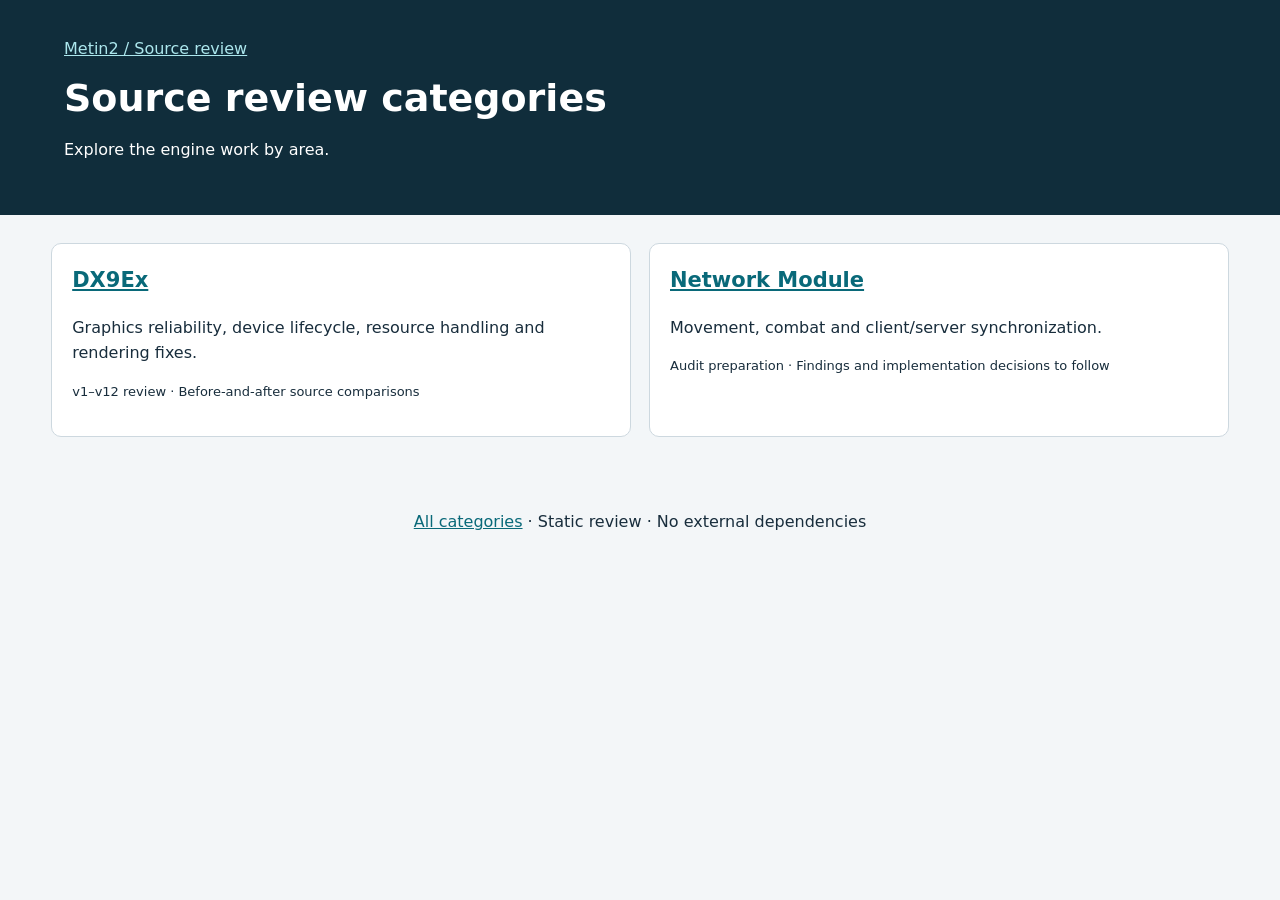
<file: index.html>
<!doctype html>
<html lang="en"><head><meta charset="utf-8">
<meta name="viewport" content="width=device-width,initial-scale=1">
<title>Source review categories | Metin2 source review</title>
<link rel="stylesheet" href="assets/review.css"></head><body>
<header><a href="index.html">Metin2 / Source review</a>
<h1>Source review categories</h1><p>Explore the engine work by area.</p></header>
<main>
<nav aria-label="Review categories" class="cards">
<article class="card"><h2><a href="dx9ex.html">DX9Ex</a></h2>
<p>Graphics reliability, device lifecycle, resource handling and rendering fixes.</p>
<p class="meta">v1–v12 review · Before-and-after source comparisons</p></article>
<article class="card"><h2><a href="network-module.html">Network Module</a></h2>
<p>Movement, combat and client/server synchronization.</p>
<p class="meta">Audit preparation · Findings and implementation decisions to follow</p></article>
</nav></main><footer><a href="index.html">All categories</a> · Static review · No external dependencies</footer>
</body></html>
</file>
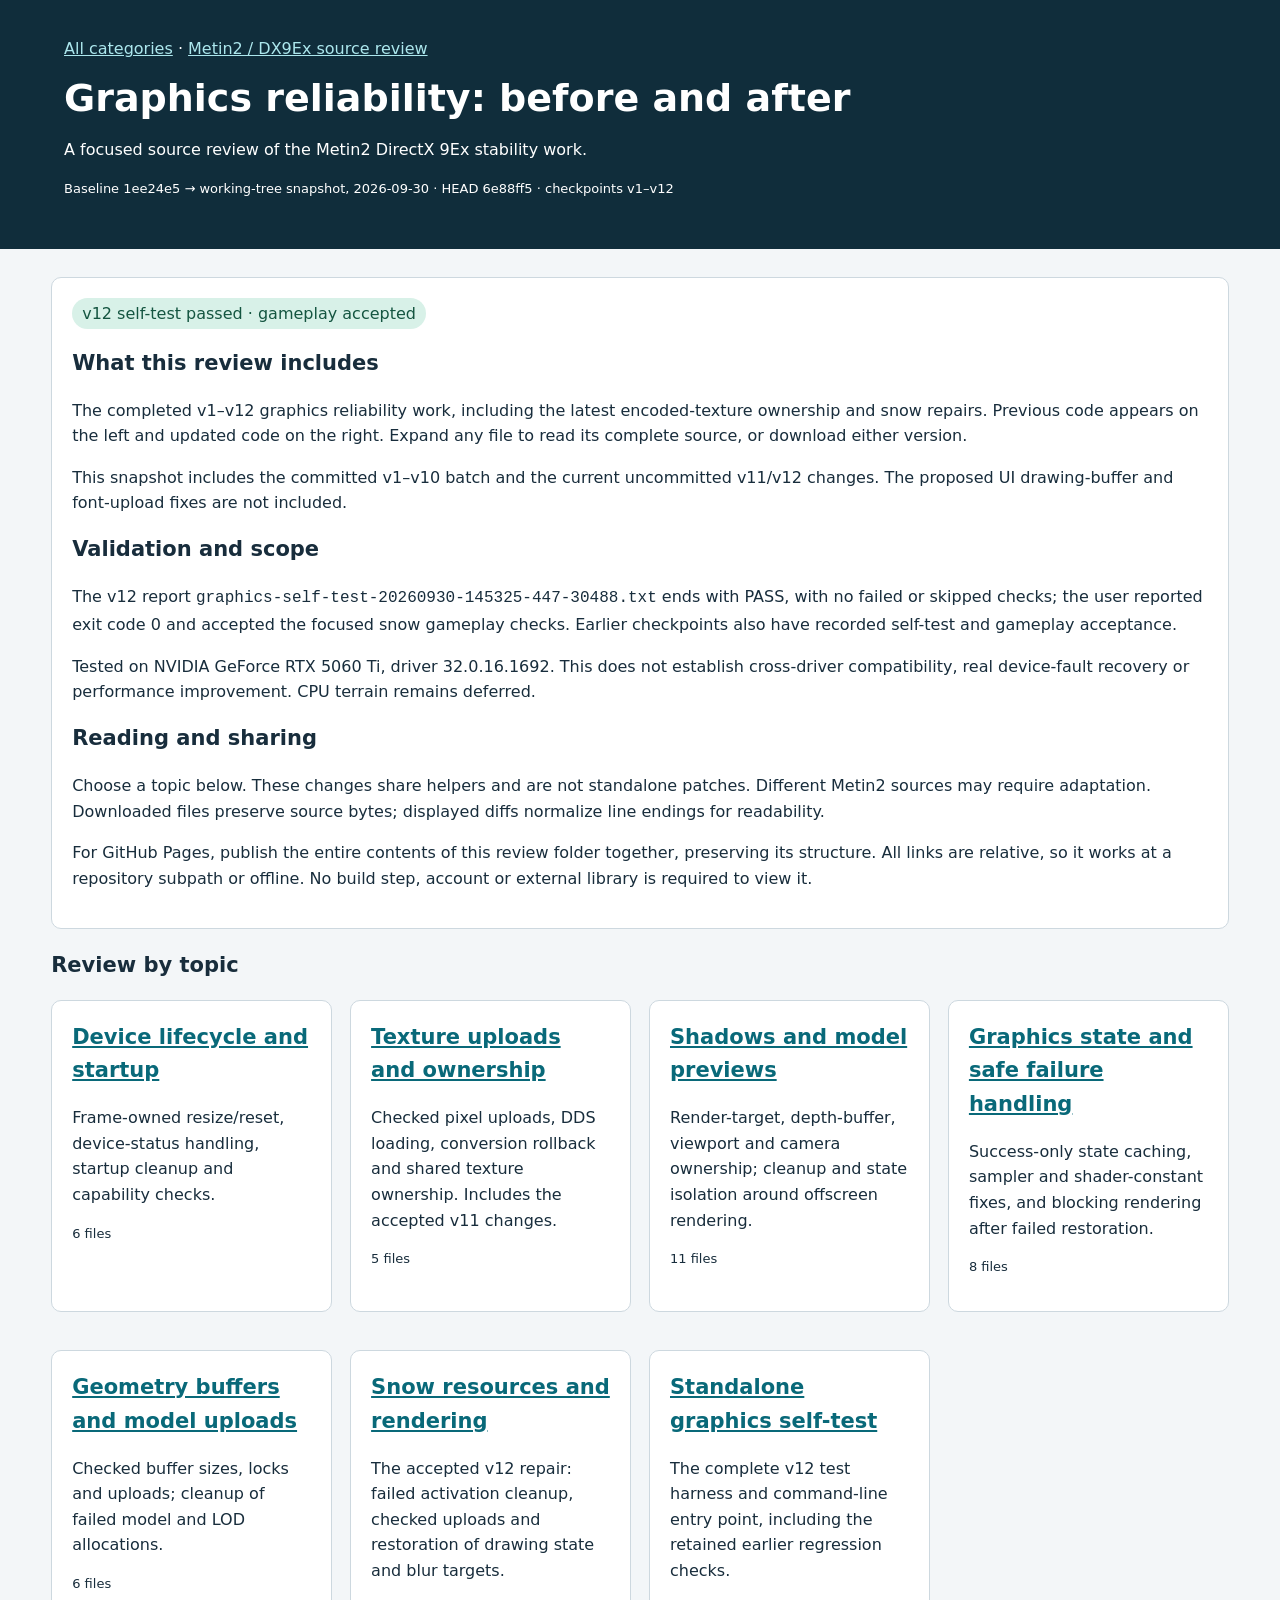
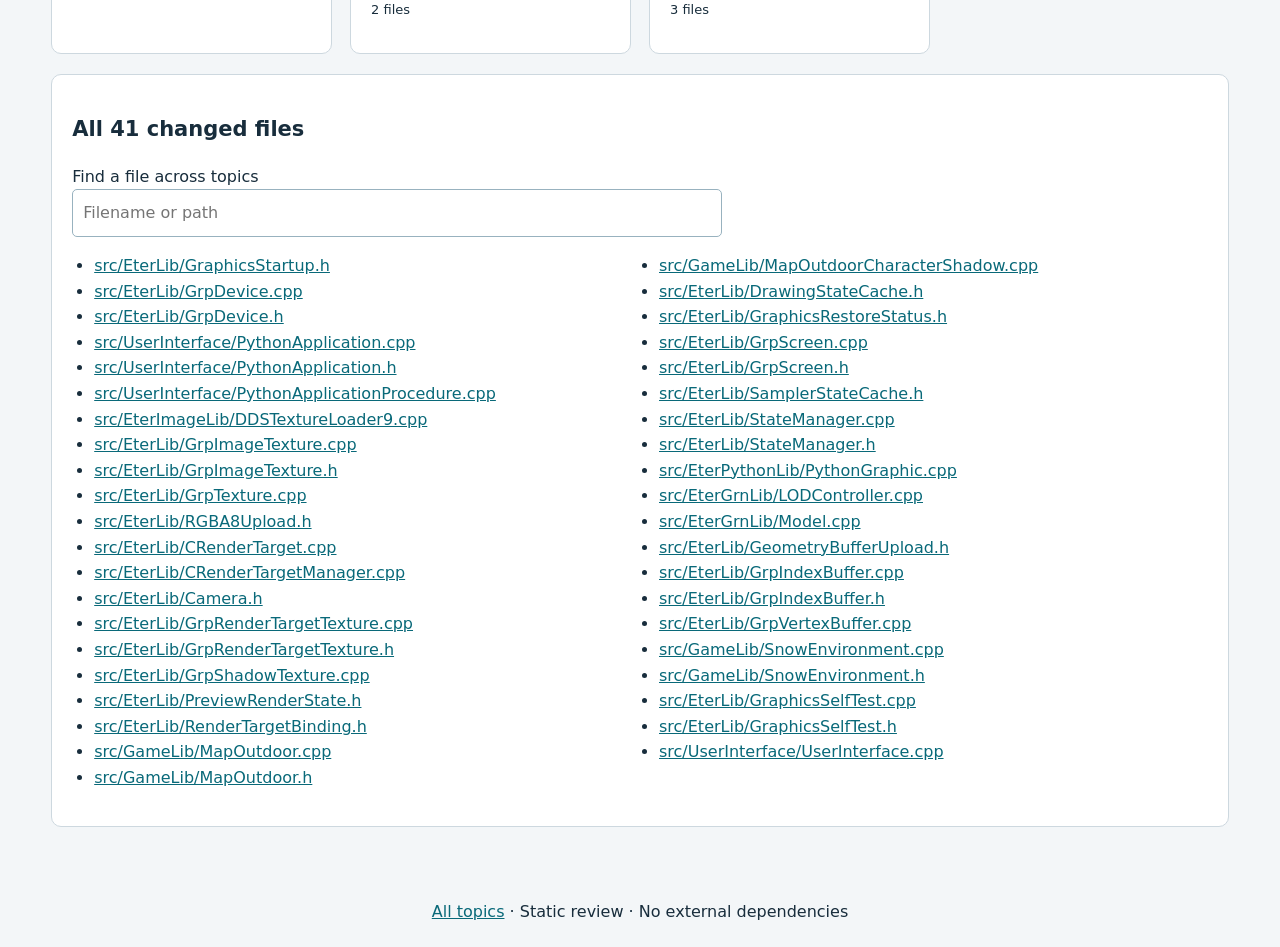
<file: dx9ex.html>
<!doctype html>
<html lang="en"><head><meta charset="utf-8"><meta name="viewport" content="width=device-width,initial-scale=1">
<title>Graphics reliability: before and after | Metin2 DX9Ex review</title><link rel="stylesheet" href="assets/review.css">
<script src="assets/review.js" defer></script></head><body>
<header><a href="index.html">All categories</a> · <a href="#topics">Metin2 / DX9Ex source review</a><h1>Graphics reliability: before and after</h1><p>A focused source review of the Metin2 DirectX 9Ex stability work.</p>
<p class="meta">Baseline 1ee24e5 → working-tree snapshot, 2026-09-30 · HEAD 6e88ff5 · checkpoints v1–v12</p></header>
<main><div class="note"><span class="badge">v12 self-test passed · gameplay accepted</span>
<h2>What this review includes</h2><p>The completed v1–v12 graphics reliability work, including the latest encoded-texture ownership and snow repairs. Previous code appears on the left and updated code on the right. Expand any file to read its complete source, or download either version.</p>
<p>This snapshot includes the committed v1–v10 batch and the current uncommitted v11/v12 changes. The proposed UI drawing-buffer and font-upload fixes are not included.</p>
<h2>Validation and scope</h2><p>The v12 report <code>graphics-self-test-20260930-145325-447-30488.txt</code> ends with PASS, with no failed or skipped checks; the user reported exit code 0 and accepted the focused snow gameplay checks. Earlier checkpoints also have recorded self-test and gameplay acceptance.</p>
<p>Tested on NVIDIA GeForce RTX 5060 Ti, driver 32.0.16.1692. This does not establish cross-driver compatibility, real device-fault recovery or performance improvement. CPU terrain remains deferred.</p>
<h2>Reading and sharing</h2><p>Choose a topic below. These changes share helpers and are not standalone patches. Different Metin2 sources may require adaptation. Downloaded files preserve source bytes; displayed diffs normalize line endings for readability.</p>
<p>For GitHub Pages, publish the entire contents of this review folder together, preserving its structure. All links are relative, so it works at a repository subpath or offline. No build step, account or external library is required to view it.</p></div><h2 id="topics">Review by topic</h2><div class="cards"><article class="card"><h2><a href="device.html">Device lifecycle and startup</a></h2><p>Frame-owned resize/reset, device-status handling, startup cleanup and capability checks.</p><p class="meta">6 files</p></article><article class="card"><h2><a href="textures.html">Texture uploads and ownership</a></h2><p>Checked pixel uploads, DDS loading, conversion rollback and shared texture ownership. Includes the accepted v11 changes.</p><p class="meta">5 files</p></article><article class="card"><h2><a href="targets.html">Shadows and model previews</a></h2><p>Render-target, depth-buffer, viewport and camera ownership; cleanup and state isolation around offscreen rendering.</p><p class="meta">11 files</p></article><article class="card"><h2><a href="state.html">Graphics state and safe failure handling</a></h2><p>Success-only state caching, sampler and shader-constant fixes, and blocking rendering after failed restoration.</p><p class="meta">8 files</p></article><article class="card"><h2><a href="geometry.html">Geometry buffers and model uploads</a></h2><p>Checked buffer sizes, locks and uploads; cleanup of failed model and LOD allocations.</p><p class="meta">6 files</p></article><article class="card"><h2><a href="snow.html">Snow resources and rendering</a></h2><p>The accepted v12 repair: failed activation cleanup, checked uploads and restoration of drawing state and blur targets.</p><p class="meta">2 files</p></article><article class="card"><h2><a href="tests.html">Standalone graphics self-test</a></h2><p>The complete v12 test harness and command-line entry point, including the retained earlier regression checks.</p><p class="meta">3 files</p></article></div><nav class="files" aria-label="All changed files"><h2>All 41 changed files</h2><label for="filter">Find a file across topics</label><br><input id="filter" type="search" placeholder="Filename or path"><ul><li data-search="src/eterlib/graphicsstartup.h"><a href="device.html#file-0">src/EterLib/GraphicsStartup.h</a></li><li data-search="src/eterlib/grpdevice.cpp"><a href="device.html#file-1">src/EterLib/GrpDevice.cpp</a></li><li data-search="src/eterlib/grpdevice.h"><a href="device.html#file-2">src/EterLib/GrpDevice.h</a></li><li data-search="src/userinterface/pythonapplication.cpp"><a href="device.html#file-3">src/UserInterface/PythonApplication.cpp</a></li><li data-search="src/userinterface/pythonapplication.h"><a href="device.html#file-4">src/UserInterface/PythonApplication.h</a></li><li data-search="src/userinterface/pythonapplicationprocedure.cpp"><a href="device.html#file-5">src/UserInterface/PythonApplicationProcedure.cpp</a></li><li data-search="src/eterimagelib/ddstextureloader9.cpp"><a href="textures.html#file-0">src/EterImageLib/DDSTextureLoader9.cpp</a></li><li data-search="src/eterlib/grpimagetexture.cpp"><a href="textures.html#file-1">src/EterLib/GrpImageTexture.cpp</a></li><li data-search="src/eterlib/grpimagetexture.h"><a href="textures.html#file-2">src/EterLib/GrpImageTexture.h</a></li><li data-search="src/eterlib/grptexture.cpp"><a href="textures.html#file-3">src/EterLib/GrpTexture.cpp</a></li><li data-search="src/eterlib/rgba8upload.h"><a href="textures.html#file-4">src/EterLib/RGBA8Upload.h</a></li><li data-search="src/eterlib/crendertarget.cpp"><a href="targets.html#file-0">src/EterLib/CRenderTarget.cpp</a></li><li data-search="src/eterlib/crendertargetmanager.cpp"><a href="targets.html#file-1">src/EterLib/CRenderTargetManager.cpp</a></li><li data-search="src/eterlib/camera.h"><a href="targets.html#file-2">src/EterLib/Camera.h</a></li><li data-search="src/eterlib/grprendertargettexture.cpp"><a href="targets.html#file-3">src/EterLib/GrpRenderTargetTexture.cpp</a></li><li data-search="src/eterlib/grprendertargettexture.h"><a href="targets.html#file-4">src/EterLib/GrpRenderTargetTexture.h</a></li><li data-search="src/eterlib/grpshadowtexture.cpp"><a href="targets.html#file-5">src/EterLib/GrpShadowTexture.cpp</a></li><li data-search="src/eterlib/previewrenderstate.h"><a href="targets.html#file-6">src/EterLib/PreviewRenderState.h</a></li><li data-search="src/eterlib/rendertargetbinding.h"><a href="targets.html#file-7">src/EterLib/RenderTargetBinding.h</a></li><li data-search="src/gamelib/mapoutdoor.cpp"><a href="targets.html#file-8">src/GameLib/MapOutdoor.cpp</a></li><li data-search="src/gamelib/mapoutdoor.h"><a href="targets.html#file-9">src/GameLib/MapOutdoor.h</a></li><li data-search="src/gamelib/mapoutdoorcharactershadow.cpp"><a href="targets.html#file-10">src/GameLib/MapOutdoorCharacterShadow.cpp</a></li><li data-search="src/eterlib/drawingstatecache.h"><a href="state.html#file-0">src/EterLib/DrawingStateCache.h</a></li><li data-search="src/eterlib/graphicsrestorestatus.h"><a href="state.html#file-1">src/EterLib/GraphicsRestoreStatus.h</a></li><li data-search="src/eterlib/grpscreen.cpp"><a href="state.html#file-2">src/EterLib/GrpScreen.cpp</a></li><li data-search="src/eterlib/grpscreen.h"><a href="state.html#file-3">src/EterLib/GrpScreen.h</a></li><li data-search="src/eterlib/samplerstatecache.h"><a href="state.html#file-4">src/EterLib/SamplerStateCache.h</a></li><li data-search="src/eterlib/statemanager.cpp"><a href="state.html#file-5">src/EterLib/StateManager.cpp</a></li><li data-search="src/eterlib/statemanager.h"><a href="state.html#file-6">src/EterLib/StateManager.h</a></li><li data-search="src/eterpythonlib/pythongraphic.cpp"><a href="state.html#file-7">src/EterPythonLib/PythonGraphic.cpp</a></li><li data-search="src/etergrnlib/lodcontroller.cpp"><a href="geometry.html#file-0">src/EterGrnLib/LODController.cpp</a></li><li data-search="src/etergrnlib/model.cpp"><a href="geometry.html#file-1">src/EterGrnLib/Model.cpp</a></li><li data-search="src/eterlib/geometrybufferupload.h"><a href="geometry.html#file-2">src/EterLib/GeometryBufferUpload.h</a></li><li data-search="src/eterlib/grpindexbuffer.cpp"><a href="geometry.html#file-3">src/EterLib/GrpIndexBuffer.cpp</a></li><li data-search="src/eterlib/grpindexbuffer.h"><a href="geometry.html#file-4">src/EterLib/GrpIndexBuffer.h</a></li><li data-search="src/eterlib/grpvertexbuffer.cpp"><a href="geometry.html#file-5">src/EterLib/GrpVertexBuffer.cpp</a></li><li data-search="src/gamelib/snowenvironment.cpp"><a href="snow.html#file-0">src/GameLib/SnowEnvironment.cpp</a></li><li data-search="src/gamelib/snowenvironment.h"><a href="snow.html#file-1">src/GameLib/SnowEnvironment.h</a></li><li data-search="src/eterlib/graphicsselftest.cpp"><a href="tests.html#file-0">src/EterLib/GraphicsSelfTest.cpp</a></li><li data-search="src/eterlib/graphicsselftest.h"><a href="tests.html#file-1">src/EterLib/GraphicsSelfTest.h</a></li><li data-search="src/userinterface/userinterface.cpp"><a href="tests.html#file-2">src/UserInterface/UserInterface.cpp</a></li></ul></nav></main><footer><a href="dx9ex.html">All topics</a> · Static review · No external dependencies</footer></body></html>
</file>
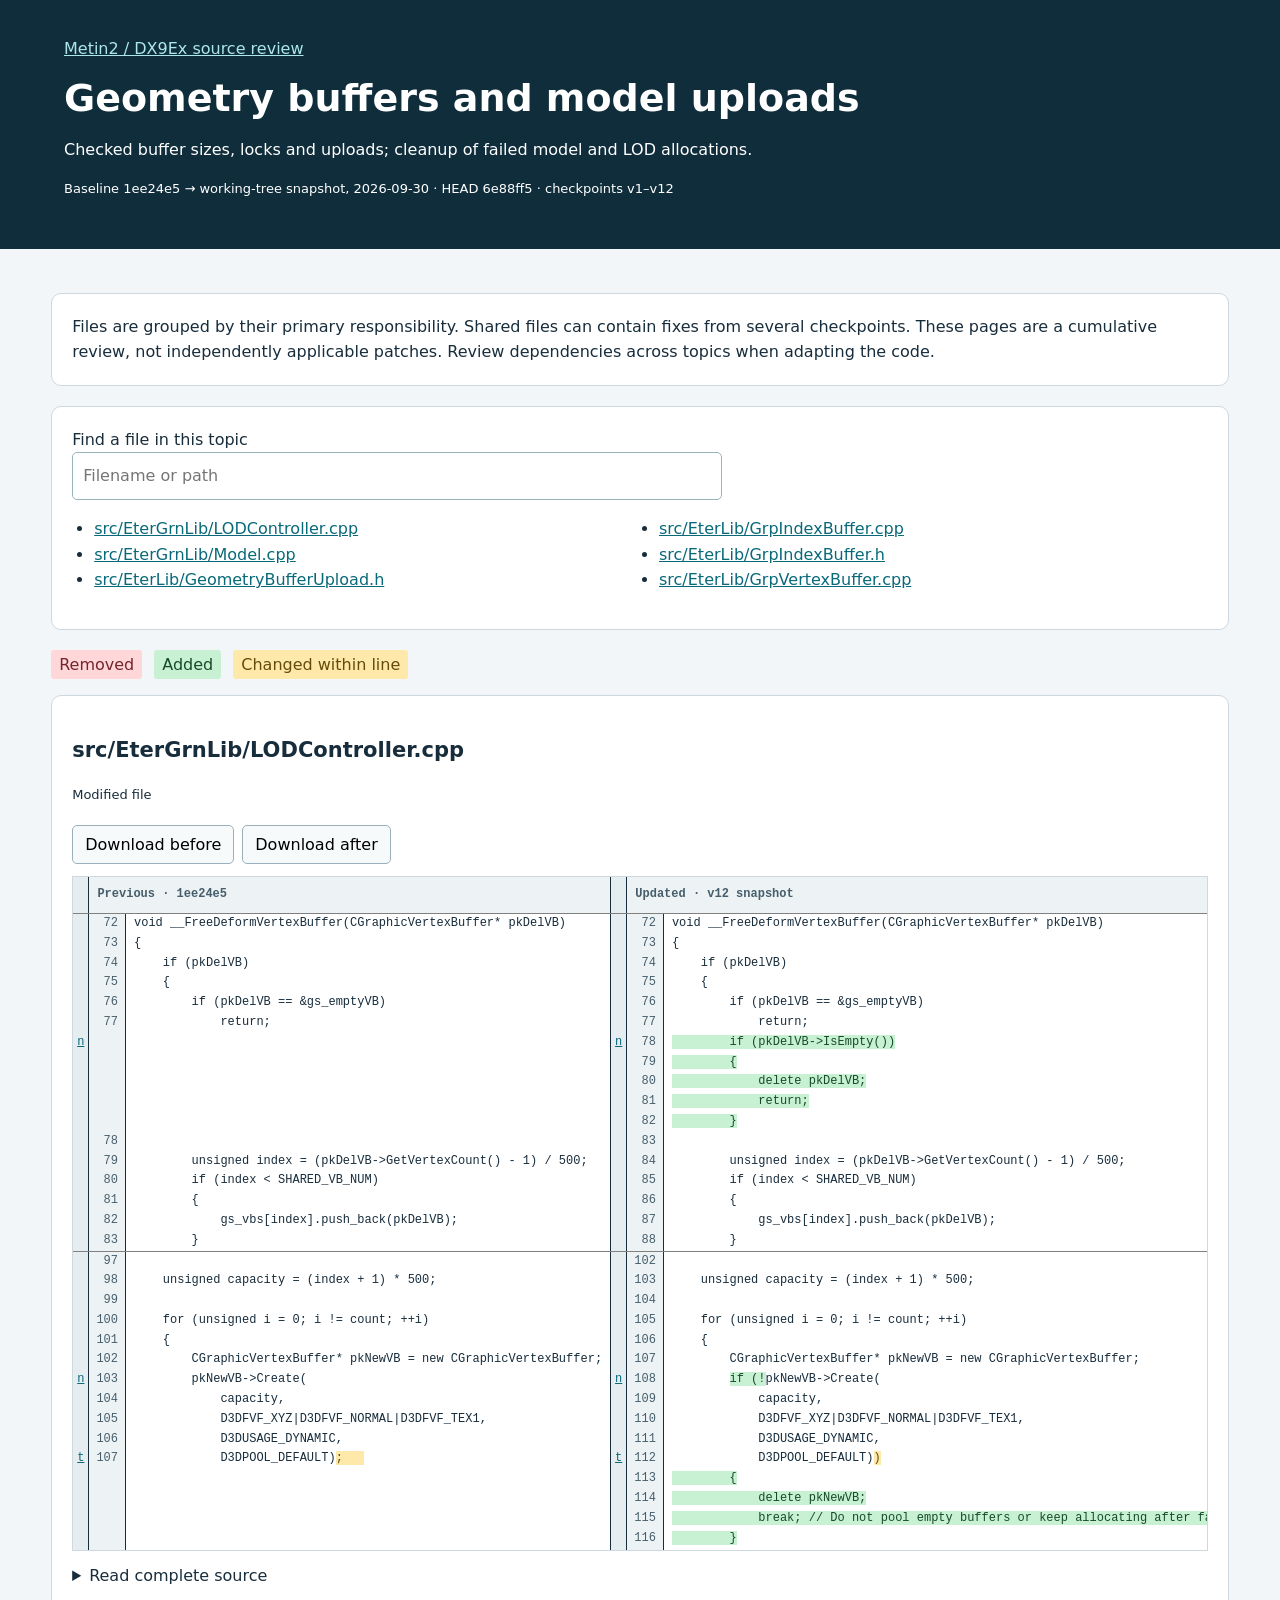
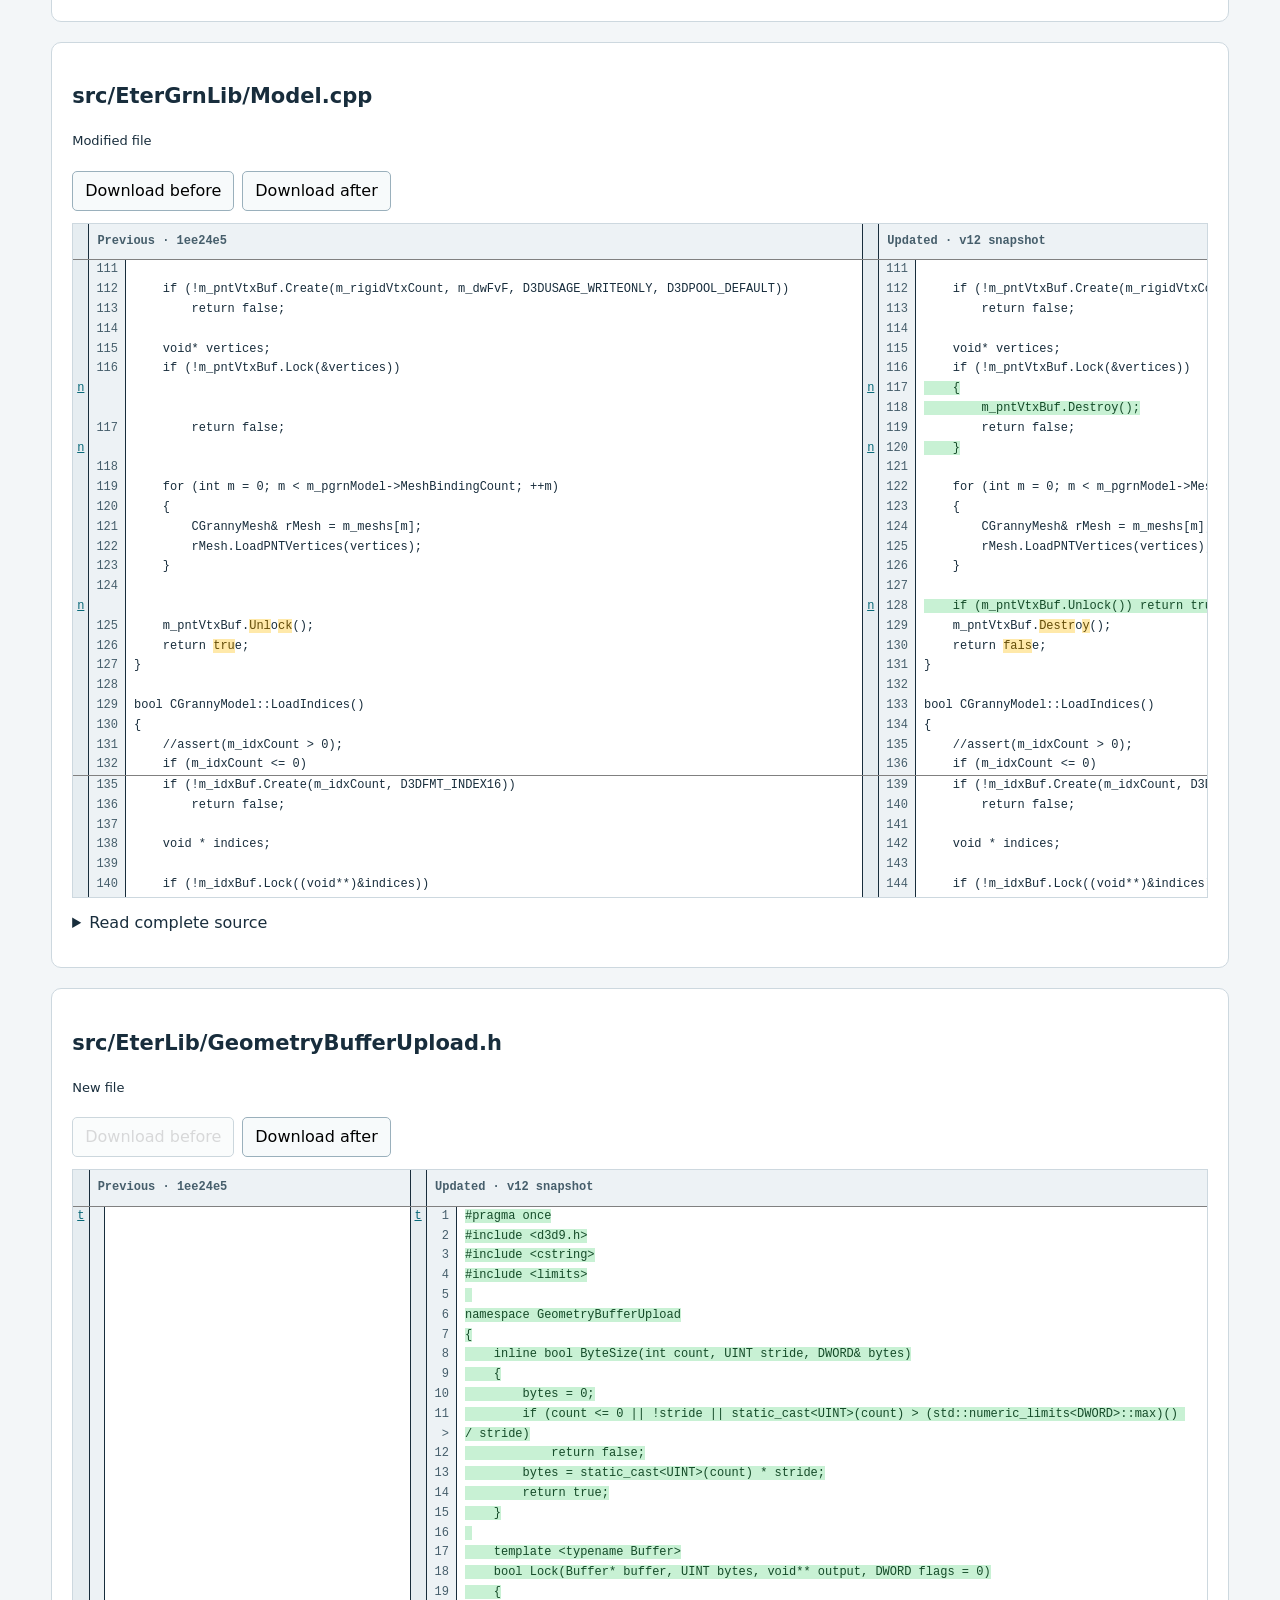
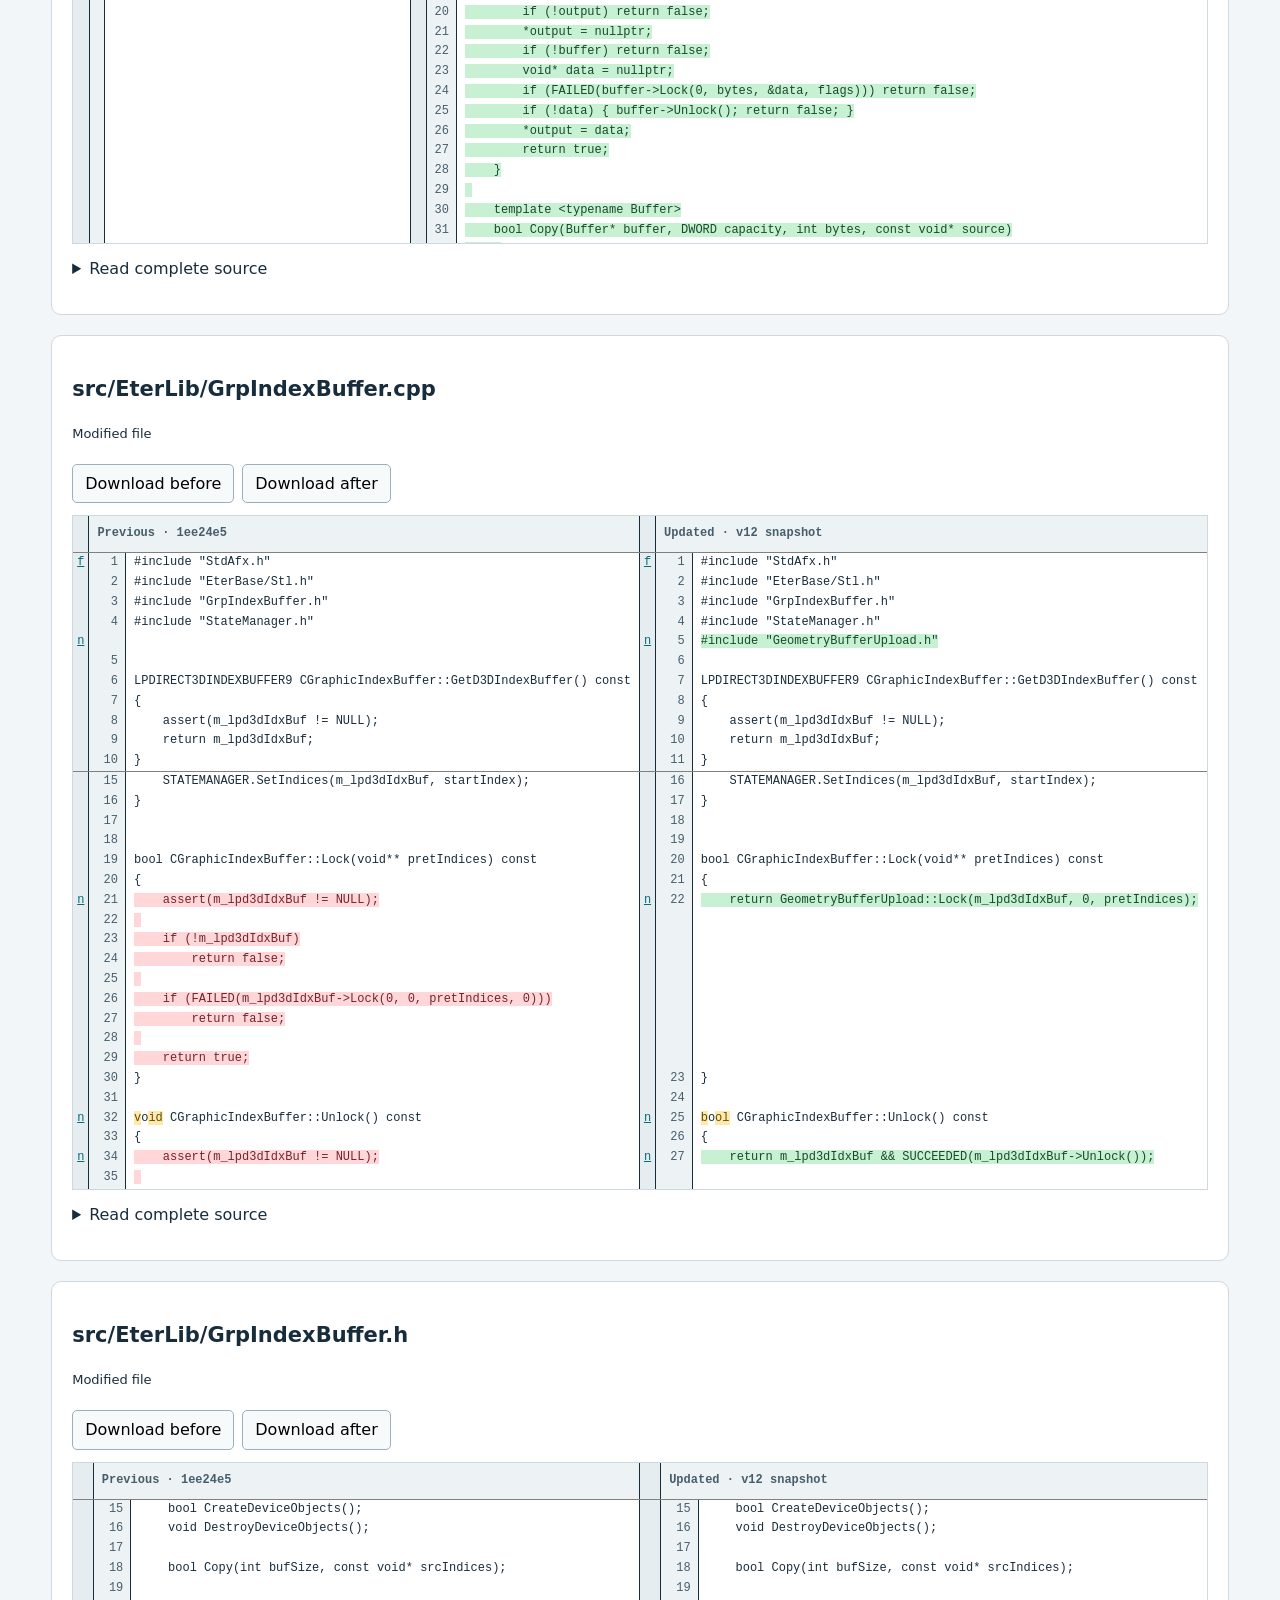
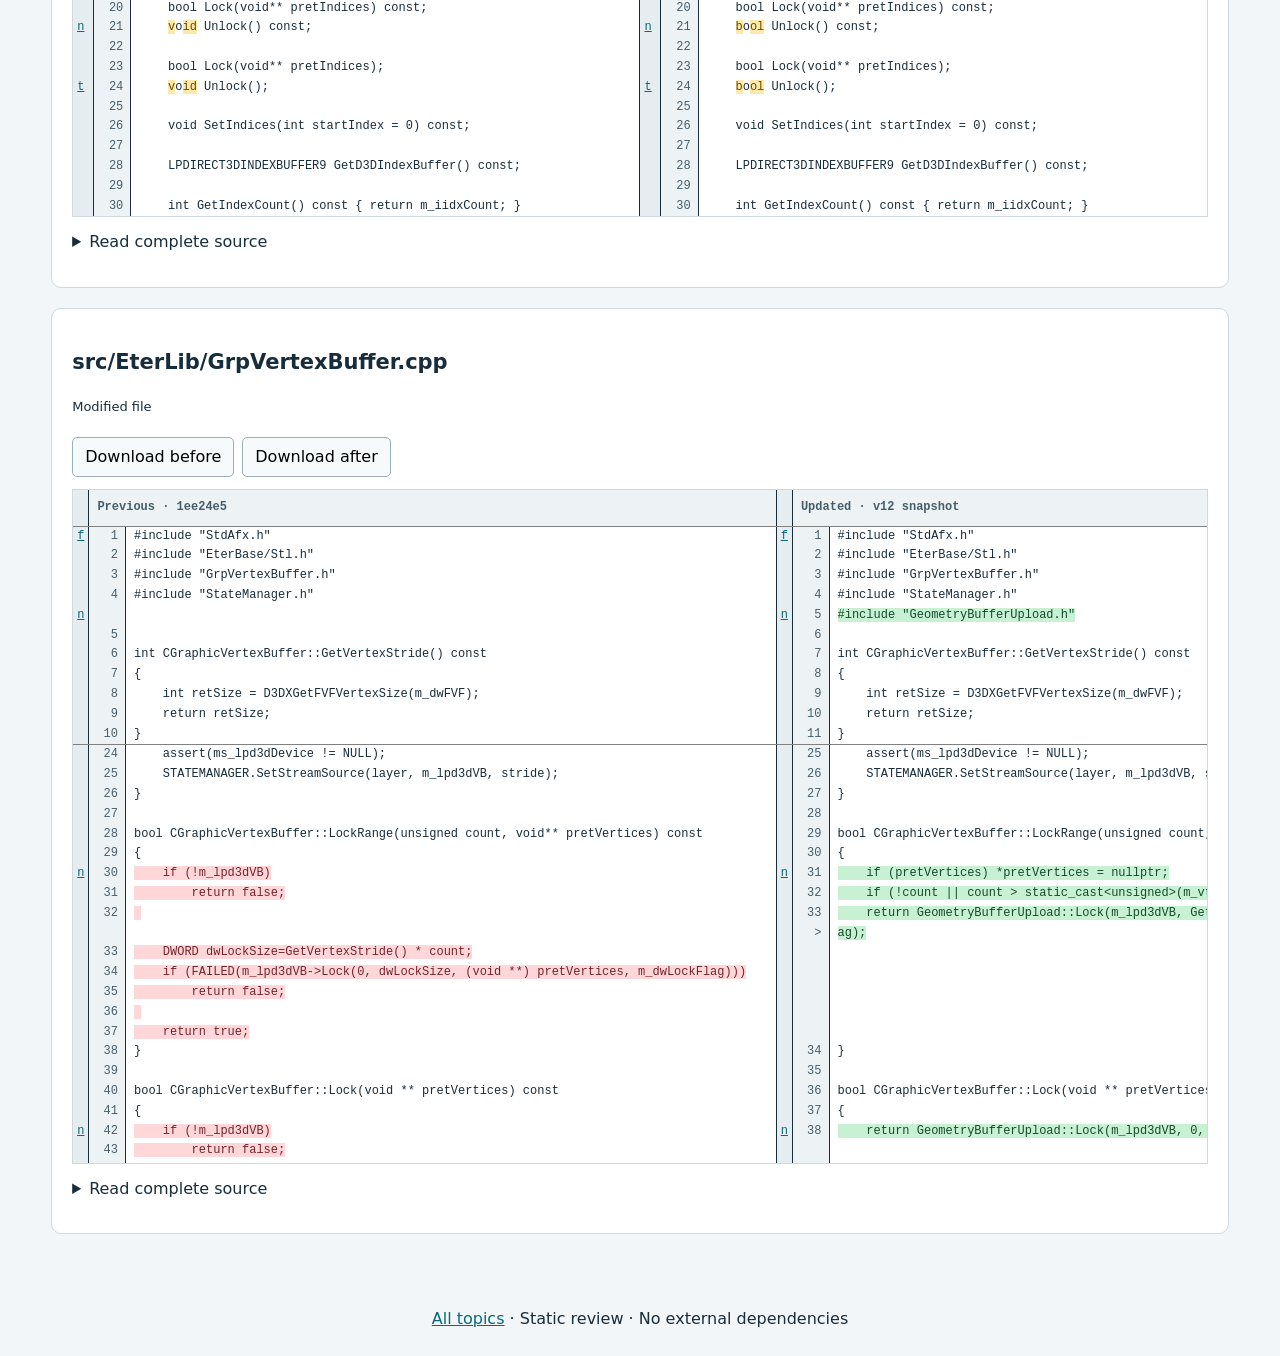
<file: geometry.html>
<!doctype html>
<html lang="en"><head><meta charset="utf-8"><meta name="viewport" content="width=device-width,initial-scale=1">
<title>Geometry buffers and model uploads | Metin2 DX9Ex review</title><link rel="stylesheet" href="assets/review.css">
<script src="assets/review.js" defer></script></head><body>
<header><a href="index.html">Metin2 / DX9Ex source review</a><h1>Geometry buffers and model uploads</h1><p>Checked buffer sizes, locks and uploads; cleanup of failed model and LOD allocations.</p>
<p class="meta">Baseline 1ee24e5 → working-tree snapshot, 2026-09-30 · HEAD 6e88ff5 · checkpoints v1–v12</p></header>
<main><p class="note">Files are grouped by their primary responsibility. Shared files can contain fixes from several checkpoints. These pages are a cumulative review, not independently applicable patches. Review dependencies across topics when adapting the code.</p><nav class="files" aria-label="Files in this topic"><label for="filter">Find a file in this topic</label><br><input id="filter" type="search" placeholder="Filename or path"><ul><li data-search="src/etergrnlib/lodcontroller.cpp"><a href="#file-0">src/EterGrnLib/LODController.cpp</a></li><li data-search="src/etergrnlib/model.cpp"><a href="#file-1">src/EterGrnLib/Model.cpp</a></li><li data-search="src/eterlib/geometrybufferupload.h"><a href="#file-2">src/EterLib/GeometryBufferUpload.h</a></li><li data-search="src/eterlib/grpindexbuffer.cpp"><a href="#file-3">src/EterLib/GrpIndexBuffer.cpp</a></li><li data-search="src/eterlib/grpindexbuffer.h"><a href="#file-4">src/EterLib/GrpIndexBuffer.h</a></li><li data-search="src/eterlib/grpvertexbuffer.cpp"><a href="#file-5">src/EterLib/GrpVertexBuffer.cpp</a></li></ul></nav><p class="legend"><span class="diff_sub">Removed</span><span class="diff_add">Added</span><span class="diff_chg">Changed within line</span></p><section id="file-0" data-search="src/etergrnlib/lodcontroller.cpp"><h2>src/EterGrnLib/LODController.cpp</h2><p class="meta">Modified file</p><button data-file="file-0" data-download="before" >Download before</button><button data-file="file-0" data-download="after" >Download after</button><div class="scroll" tabindex="0" role="region" aria-label="Before and after code for src/EterGrnLib/LODController.cpp">
    <table class="diff" id="difflib_chg_to30__top"
           cellspacing="0" cellpadding="0" rules="groups" >
        <colgroup></colgroup> <colgroup></colgroup> <colgroup></colgroup>
        <colgroup></colgroup> <colgroup></colgroup> <colgroup></colgroup>
        <thead><tr><th class="diff_next"><br /></th><th colspan="2" class="diff_header">Previous · 1ee24e5</th><th class="diff_next"><br /></th><th colspan="2" class="diff_header">Updated · v12 snapshot</th></tr></thead>
        <tbody>
            <tr><td class="diff_next" id="difflib_chg_to30__0"></td><td class="diff_header" id="from30_72">72</td><td nowrap="nowrap">void&nbsp;__FreeDeformVertexBuffer(CGraphicVertexBuffer*&nbsp;pkDelVB)</td><td class="diff_next"></td><td class="diff_header" id="to30_72">72</td><td nowrap="nowrap">void&nbsp;__FreeDeformVertexBuffer(CGraphicVertexBuffer*&nbsp;pkDelVB)</td></tr>
            <tr><td class="diff_next"></td><td class="diff_header" id="from30_73">73</td><td nowrap="nowrap">{</td><td class="diff_next"></td><td class="diff_header" id="to30_73">73</td><td nowrap="nowrap">{</td></tr>
            <tr><td class="diff_next"></td><td class="diff_header" id="from30_74">74</td><td nowrap="nowrap">&nbsp;&nbsp;&nbsp;&nbsp;if&nbsp;(pkDelVB)</td><td class="diff_next"></td><td class="diff_header" id="to30_74">74</td><td nowrap="nowrap">&nbsp;&nbsp;&nbsp;&nbsp;if&nbsp;(pkDelVB)</td></tr>
            <tr><td class="diff_next"></td><td class="diff_header" id="from30_75">75</td><td nowrap="nowrap">&nbsp;&nbsp;&nbsp;&nbsp;{</td><td class="diff_next"></td><td class="diff_header" id="to30_75">75</td><td nowrap="nowrap">&nbsp;&nbsp;&nbsp;&nbsp;{</td></tr>
            <tr><td class="diff_next"></td><td class="diff_header" id="from30_76">76</td><td nowrap="nowrap">&nbsp;&nbsp;&nbsp;&nbsp;&nbsp;&nbsp;&nbsp;&nbsp;if&nbsp;(pkDelVB&nbsp;==&nbsp;&amp;gs_emptyVB)</td><td class="diff_next"></td><td class="diff_header" id="to30_76">76</td><td nowrap="nowrap">&nbsp;&nbsp;&nbsp;&nbsp;&nbsp;&nbsp;&nbsp;&nbsp;if&nbsp;(pkDelVB&nbsp;==&nbsp;&amp;gs_emptyVB)</td></tr>
            <tr><td class="diff_next"></td><td class="diff_header" id="from30_77">77</td><td nowrap="nowrap">&nbsp;&nbsp;&nbsp;&nbsp;&nbsp;&nbsp;&nbsp;&nbsp;&nbsp;&nbsp;&nbsp;&nbsp;return;</td><td class="diff_next"></td><td class="diff_header" id="to30_77">77</td><td nowrap="nowrap">&nbsp;&nbsp;&nbsp;&nbsp;&nbsp;&nbsp;&nbsp;&nbsp;&nbsp;&nbsp;&nbsp;&nbsp;return;</td></tr>
            <tr><td class="diff_next"><a href="#difflib_chg_to30__1">n</a></td><td class="diff_header"></td><td nowrap="nowrap"></td><td class="diff_next"><a href="#difflib_chg_to30__1">n</a></td><td class="diff_header" id="to30_78">78</td><td nowrap="nowrap"><span class="diff_add">&nbsp;&nbsp;&nbsp;&nbsp;&nbsp;&nbsp;&nbsp;&nbsp;if&nbsp;(pkDelVB-&gt;IsEmpty())</span></td></tr>
            <tr><td class="diff_next"></td><td class="diff_header"></td><td nowrap="nowrap"></td><td class="diff_next"></td><td class="diff_header" id="to30_79">79</td><td nowrap="nowrap"><span class="diff_add">&nbsp;&nbsp;&nbsp;&nbsp;&nbsp;&nbsp;&nbsp;&nbsp;{</span></td></tr>
            <tr><td class="diff_next"></td><td class="diff_header"></td><td nowrap="nowrap"></td><td class="diff_next"></td><td class="diff_header" id="to30_80">80</td><td nowrap="nowrap"><span class="diff_add">&nbsp;&nbsp;&nbsp;&nbsp;&nbsp;&nbsp;&nbsp;&nbsp;&nbsp;&nbsp;&nbsp;&nbsp;delete&nbsp;pkDelVB;</span></td></tr>
            <tr><td class="diff_next"></td><td class="diff_header"></td><td nowrap="nowrap"></td><td class="diff_next"></td><td class="diff_header" id="to30_81">81</td><td nowrap="nowrap"><span class="diff_add">&nbsp;&nbsp;&nbsp;&nbsp;&nbsp;&nbsp;&nbsp;&nbsp;&nbsp;&nbsp;&nbsp;&nbsp;return;</span></td></tr>
            <tr><td class="diff_next"></td><td class="diff_header"></td><td nowrap="nowrap"></td><td class="diff_next"></td><td class="diff_header" id="to30_82">82</td><td nowrap="nowrap"><span class="diff_add">&nbsp;&nbsp;&nbsp;&nbsp;&nbsp;&nbsp;&nbsp;&nbsp;}</span></td></tr>
            <tr><td class="diff_next"></td><td class="diff_header" id="from30_78">78</td><td nowrap="nowrap"></td><td class="diff_next"></td><td class="diff_header" id="to30_83">83</td><td nowrap="nowrap"></td></tr>
            <tr><td class="diff_next"></td><td class="diff_header" id="from30_79">79</td><td nowrap="nowrap">&nbsp;&nbsp;&nbsp;&nbsp;&nbsp;&nbsp;&nbsp;&nbsp;unsigned&nbsp;index&nbsp;=&nbsp;(pkDelVB-&gt;GetVertexCount()&nbsp;-&nbsp;1)&nbsp;/&nbsp;500;</td><td class="diff_next"></td><td class="diff_header" id="to30_84">84</td><td nowrap="nowrap">&nbsp;&nbsp;&nbsp;&nbsp;&nbsp;&nbsp;&nbsp;&nbsp;unsigned&nbsp;index&nbsp;=&nbsp;(pkDelVB-&gt;GetVertexCount()&nbsp;-&nbsp;1)&nbsp;/&nbsp;500;</td></tr>
            <tr><td class="diff_next"></td><td class="diff_header" id="from30_80">80</td><td nowrap="nowrap">&nbsp;&nbsp;&nbsp;&nbsp;&nbsp;&nbsp;&nbsp;&nbsp;if&nbsp;(index&nbsp;&lt;&nbsp;SHARED_VB_NUM)</td><td class="diff_next"></td><td class="diff_header" id="to30_85">85</td><td nowrap="nowrap">&nbsp;&nbsp;&nbsp;&nbsp;&nbsp;&nbsp;&nbsp;&nbsp;if&nbsp;(index&nbsp;&lt;&nbsp;SHARED_VB_NUM)</td></tr>
            <tr><td class="diff_next"></td><td class="diff_header" id="from30_81">81</td><td nowrap="nowrap">&nbsp;&nbsp;&nbsp;&nbsp;&nbsp;&nbsp;&nbsp;&nbsp;{</td><td class="diff_next"></td><td class="diff_header" id="to30_86">86</td><td nowrap="nowrap">&nbsp;&nbsp;&nbsp;&nbsp;&nbsp;&nbsp;&nbsp;&nbsp;{</td></tr>
            <tr><td class="diff_next"></td><td class="diff_header" id="from30_82">82</td><td nowrap="nowrap">&nbsp;&nbsp;&nbsp;&nbsp;&nbsp;&nbsp;&nbsp;&nbsp;&nbsp;&nbsp;&nbsp;&nbsp;gs_vbs[index].push_back(pkDelVB);</td><td class="diff_next"></td><td class="diff_header" id="to30_87">87</td><td nowrap="nowrap">&nbsp;&nbsp;&nbsp;&nbsp;&nbsp;&nbsp;&nbsp;&nbsp;&nbsp;&nbsp;&nbsp;&nbsp;gs_vbs[index].push_back(pkDelVB);</td></tr>
            <tr><td class="diff_next"></td><td class="diff_header" id="from30_83">83</td><td nowrap="nowrap">&nbsp;&nbsp;&nbsp;&nbsp;&nbsp;&nbsp;&nbsp;&nbsp;}</td><td class="diff_next"></td><td class="diff_header" id="to30_88">88</td><td nowrap="nowrap">&nbsp;&nbsp;&nbsp;&nbsp;&nbsp;&nbsp;&nbsp;&nbsp;}</td></tr>
        </tbody>        
        <tbody>
            <tr><td class="diff_next" id="difflib_chg_to30__1"></td><td class="diff_header" id="from30_97">97</td><td nowrap="nowrap"></td><td class="diff_next"></td><td class="diff_header" id="to30_102">102</td><td nowrap="nowrap"></td></tr>
            <tr><td class="diff_next"></td><td class="diff_header" id="from30_98">98</td><td nowrap="nowrap">&nbsp;&nbsp;&nbsp;&nbsp;unsigned&nbsp;capacity&nbsp;=&nbsp;(index&nbsp;+&nbsp;1)&nbsp;*&nbsp;500;</td><td class="diff_next"></td><td class="diff_header" id="to30_103">103</td><td nowrap="nowrap">&nbsp;&nbsp;&nbsp;&nbsp;unsigned&nbsp;capacity&nbsp;=&nbsp;(index&nbsp;+&nbsp;1)&nbsp;*&nbsp;500;</td></tr>
            <tr><td class="diff_next"></td><td class="diff_header" id="from30_99">99</td><td nowrap="nowrap"></td><td class="diff_next"></td><td class="diff_header" id="to30_104">104</td><td nowrap="nowrap"></td></tr>
            <tr><td class="diff_next"></td><td class="diff_header" id="from30_100">100</td><td nowrap="nowrap">&nbsp;&nbsp;&nbsp;&nbsp;for&nbsp;(unsigned&nbsp;i&nbsp;=&nbsp;0;&nbsp;i&nbsp;!=&nbsp;count;&nbsp;++i)</td><td class="diff_next"></td><td class="diff_header" id="to30_105">105</td><td nowrap="nowrap">&nbsp;&nbsp;&nbsp;&nbsp;for&nbsp;(unsigned&nbsp;i&nbsp;=&nbsp;0;&nbsp;i&nbsp;!=&nbsp;count;&nbsp;++i)</td></tr>
            <tr><td class="diff_next" id="difflib_chg_to30__2"></td><td class="diff_header" id="from30_101">101</td><td nowrap="nowrap">&nbsp;&nbsp;&nbsp;&nbsp;{</td><td class="diff_next"></td><td class="diff_header" id="to30_106">106</td><td nowrap="nowrap">&nbsp;&nbsp;&nbsp;&nbsp;{</td></tr>
            <tr><td class="diff_next"></td><td class="diff_header" id="from30_102">102</td><td nowrap="nowrap">&nbsp;&nbsp;&nbsp;&nbsp;&nbsp;&nbsp;&nbsp;&nbsp;CGraphicVertexBuffer*&nbsp;pkNewVB&nbsp;=&nbsp;new&nbsp;CGraphicVertexBuffer;</td><td class="diff_next"></td><td class="diff_header" id="to30_107">107</td><td nowrap="nowrap">&nbsp;&nbsp;&nbsp;&nbsp;&nbsp;&nbsp;&nbsp;&nbsp;CGraphicVertexBuffer*&nbsp;pkNewVB&nbsp;=&nbsp;new&nbsp;CGraphicVertexBuffer;</td></tr>
            <tr><td class="diff_next"><a href="#difflib_chg_to30__2">n</a></td><td class="diff_header" id="from30_103">103</td><td nowrap="nowrap">&nbsp;&nbsp;&nbsp;&nbsp;&nbsp;&nbsp;&nbsp;&nbsp;pkNewVB-&gt;Create(</td><td class="diff_next"><a href="#difflib_chg_to30__2">n</a></td><td class="diff_header" id="to30_108">108</td><td nowrap="nowrap">&nbsp;&nbsp;&nbsp;&nbsp;&nbsp;&nbsp;&nbsp;&nbsp;<span class="diff_add">if&nbsp;(!</span>pkNewVB-&gt;Create(</td></tr>
            <tr><td class="diff_next"></td><td class="diff_header" id="from30_104">104</td><td nowrap="nowrap">&nbsp;&nbsp;&nbsp;&nbsp;&nbsp;&nbsp;&nbsp;&nbsp;&nbsp;&nbsp;&nbsp;&nbsp;capacity,</td><td class="diff_next"></td><td class="diff_header" id="to30_109">109</td><td nowrap="nowrap">&nbsp;&nbsp;&nbsp;&nbsp;&nbsp;&nbsp;&nbsp;&nbsp;&nbsp;&nbsp;&nbsp;&nbsp;capacity,</td></tr>
            <tr><td class="diff_next"></td><td class="diff_header" id="from30_105">105</td><td nowrap="nowrap">&nbsp;&nbsp;&nbsp;&nbsp;&nbsp;&nbsp;&nbsp;&nbsp;&nbsp;&nbsp;&nbsp;&nbsp;D3DFVF_XYZ|D3DFVF_NORMAL|D3DFVF_TEX1,</td><td class="diff_next"></td><td class="diff_header" id="to30_110">110</td><td nowrap="nowrap">&nbsp;&nbsp;&nbsp;&nbsp;&nbsp;&nbsp;&nbsp;&nbsp;&nbsp;&nbsp;&nbsp;&nbsp;D3DFVF_XYZ|D3DFVF_NORMAL|D3DFVF_TEX1,</td></tr>
            <tr><td class="diff_next"></td><td class="diff_header" id="from30_106">106</td><td nowrap="nowrap">&nbsp;&nbsp;&nbsp;&nbsp;&nbsp;&nbsp;&nbsp;&nbsp;&nbsp;&nbsp;&nbsp;&nbsp;D3DUSAGE_DYNAMIC,</td><td class="diff_next"></td><td class="diff_header" id="to30_111">111</td><td nowrap="nowrap">&nbsp;&nbsp;&nbsp;&nbsp;&nbsp;&nbsp;&nbsp;&nbsp;&nbsp;&nbsp;&nbsp;&nbsp;D3DUSAGE_DYNAMIC,</td></tr>
            <tr><td class="diff_next"><a href="#difflib_chg_to30__top">t</a></td><td class="diff_header" id="from30_107">107</td><td nowrap="nowrap">&nbsp;&nbsp;&nbsp;&nbsp;&nbsp;&nbsp;&nbsp;&nbsp;&nbsp;&nbsp;&nbsp;&nbsp;D3DPOOL_DEFAULT)<span class="diff_chg">;&nbsp;&nbsp;&nbsp;</span></td><td class="diff_next"><a href="#difflib_chg_to30__top">t</a></td><td class="diff_header" id="to30_112">112</td><td nowrap="nowrap">&nbsp;&nbsp;&nbsp;&nbsp;&nbsp;&nbsp;&nbsp;&nbsp;&nbsp;&nbsp;&nbsp;&nbsp;D3DPOOL_DEFAULT)<span class="diff_chg">)</span></td></tr>
            <tr><td class="diff_next"></td><td class="diff_header"></td><td nowrap="nowrap"></td><td class="diff_next"></td><td class="diff_header" id="to30_113">113</td><td nowrap="nowrap"><span class="diff_add">&nbsp;&nbsp;&nbsp;&nbsp;&nbsp;&nbsp;&nbsp;&nbsp;{</span></td></tr>
            <tr><td class="diff_next"></td><td class="diff_header"></td><td nowrap="nowrap"></td><td class="diff_next"></td><td class="diff_header" id="to30_114">114</td><td nowrap="nowrap"><span class="diff_add">&nbsp;&nbsp;&nbsp;&nbsp;&nbsp;&nbsp;&nbsp;&nbsp;&nbsp;&nbsp;&nbsp;&nbsp;delete&nbsp;pkNewVB;</span></td></tr>
            <tr><td class="diff_next"></td><td class="diff_header"></td><td nowrap="nowrap"></td><td class="diff_next"></td><td class="diff_header" id="to30_115">115</td><td nowrap="nowrap"><span class="diff_add">&nbsp;&nbsp;&nbsp;&nbsp;&nbsp;&nbsp;&nbsp;&nbsp;&nbsp;&nbsp;&nbsp;&nbsp;break;&nbsp;//&nbsp;Do&nbsp;not&nbsp;pool&nbsp;empty&nbsp;buffers&nbsp;or&nbsp;keep&nbsp;allocating&nbsp;after&nbsp;failure.</span></td></tr>
            <tr><td class="diff_next"></td><td class="diff_header"></td><td nowrap="nowrap"></td><td class="diff_next"></td><td class="diff_header" id="to30_116">116</td><td nowrap="nowrap"><span class="diff_add">&nbsp;&nbsp;&nbsp;&nbsp;&nbsp;&nbsp;&nbsp;&nbsp;}</span></td></tr>
            <tr><td class="diff_next"></td><td class="diff_header" id="from30_108">108</td><td nowrap="nowrap">&nbsp;&nbsp;&nbsp;&nbsp;&nbsp;&nbsp;&nbsp;&nbsp;gs_vbs[index].push_back(pkNewVB);</td><td class="diff_next"></td><td class="diff_header" id="to30_117">117</td><td nowrap="nowrap">&nbsp;&nbsp;&nbsp;&nbsp;&nbsp;&nbsp;&nbsp;&nbsp;gs_vbs[index].push_back(pkNewVB);</td></tr>
            <tr><td class="diff_next"></td><td class="diff_header" id="from30_109">109</td><td nowrap="nowrap">&nbsp;&nbsp;&nbsp;&nbsp;}</td><td class="diff_next"></td><td class="diff_header" id="to30_118">118</td><td nowrap="nowrap">&nbsp;&nbsp;&nbsp;&nbsp;}</td></tr>
            <tr><td class="diff_next"></td><td class="diff_header" id="from30_110">110</td><td nowrap="nowrap">&nbsp;&nbsp;&nbsp;&nbsp;NANOEND</td><td class="diff_next"></td><td class="diff_header" id="to30_119">119</td><td nowrap="nowrap">&nbsp;&nbsp;&nbsp;&nbsp;NANOEND</td></tr>
            <tr><td class="diff_next"></td><td class="diff_header" id="from30_111">111</td><td nowrap="nowrap">}</td><td class="diff_next"></td><td class="diff_header" id="to30_120">120</td><td nowrap="nowrap">}</td></tr>
            <tr><td class="diff_next"></td><td class="diff_header" id="from30_112">112</td><td nowrap="nowrap"></td><td class="diff_next"></td><td class="diff_header" id="to30_121">121</td><td nowrap="nowrap"></td></tr>
            <tr><td class="diff_next"></td><td class="diff_header" id="from30_113">113</td><td nowrap="nowrap">void&nbsp;GrannyCreateSharedDeformBuffer()</td><td class="diff_next"></td><td class="diff_header" id="to30_122">122</td><td nowrap="nowrap">void&nbsp;GrannyCreateSharedDeformBuffer()</td></tr>
        </tbody>
    </table></div><details><summary>Read complete source</summary><div class="complete"><div><h3>Previous</h3><pre>#include &quot;StdAfx.h&quot;
#include &quot;LODController.h&quot;

static float LODHEIGHT_ACTOR		=	500.0f;
static float LODDISTANCE_ACTOR		=	5000.0f;
static float LODDISTANCE_BUILDING	=	25000.0f;

static const float c_fNearLodScale = 3.0f;
static const float c_fFarLodScale = 25.0f;
static const float LOD_APPLY_MAX = 2000.0f;
static const float LOD_APPLY_MIN = 500.0f;

bool ms_isMinLODModeEnable=false;

enum
{
	SHARED_VB_500	= 0,
	SHARED_VB_1000	= 1,
	SHARED_VB_1500	= 2,
	SHARED_VB_2000	= 3,
	SHARED_VB_2500	= 4,
	SHARED_VB_3000	= 5,
	SHARED_VB_3500	= 6,
	SHARED_VB_4000	= 7,
	SHARED_VB_NUM	= 9,
};

static std::vector&lt;CGraphicVertexBuffer*&gt; gs_vbs[SHARED_VB_NUM];

static CGraphicVertexBuffer gs_emptyVB;

#include &lt;time.h&gt;

static CGraphicVertexBuffer* __AllocDeformVertexBuffer(unsigned deformableVertexCount)
{
	if (deformableVertexCount == 0)
		return &amp;gs_emptyVB;

	unsigned capacity	= (((deformableVertexCount-1) / 500) + 1) * 500;
	unsigned index		= (deformableVertexCount-1) / 500;	
	if (index &lt; SHARED_VB_NUM)
	{	
		std::vector&lt;CGraphicVertexBuffer*&gt;&amp; vbs = gs_vbs[index];
		if (!vbs.empty())
		{
			//TraceError(&quot;REUSE %d(%d)&quot;, capacity, deformableVertexCount);

			CGraphicVertexBuffer* pkRetVB = vbs.back();
			vbs.pop_back();
			return pkRetVB;
		}
	}


	static time_t base = time(NULL);
	//TraceError(&quot;NEW %8d: %d(%d)&quot;, time(NULL) - base, capacity, deformableVertexCount);

	CGraphicVertexBuffer* pkNewVB = new CGraphicVertexBuffer;

	if (!pkNewVB-&gt;Create(
		capacity,
		D3DFVF_XYZ|D3DFVF_NORMAL|D3DFVF_TEX1,
		D3DUSAGE_DYNAMIC,
		D3DPOOL_DEFAULT))
	{
		TraceError(&quot;NEW_ERROR %8d: %d(%d)&quot;, time(NULL) - base, capacity, deformableVertexCount);
	}

	return pkNewVB;
}

void __FreeDeformVertexBuffer(CGraphicVertexBuffer* pkDelVB)
{
	if (pkDelVB)
	{
		if (pkDelVB == &amp;gs_emptyVB)
			return;

		unsigned index = (pkDelVB-&gt;GetVertexCount() - 1) / 500;
		if (index &lt; SHARED_VB_NUM)
		{	
			gs_vbs[index].push_back(pkDelVB);			
		}
		else
		{
			pkDelVB-&gt;Destroy();
			delete pkDelVB;
		}
	}
}

void __ReserveSharedVertexBuffers(unsigned index, unsigned count)
{
	NANOBEGIN
	if (index &gt;= SHARED_VB_NUM)
		return;

	unsigned capacity = (index + 1) * 500;

	for (unsigned i = 0; i != count; ++i)
	{
		CGraphicVertexBuffer* pkNewVB = new CGraphicVertexBuffer;
		pkNewVB-&gt;Create(
			capacity,
			D3DFVF_XYZ|D3DFVF_NORMAL|D3DFVF_TEX1,
			D3DUSAGE_DYNAMIC,
			D3DPOOL_DEFAULT);	
		gs_vbs[index].push_back(pkNewVB);
	}
	NANOEND
}

void GrannyCreateSharedDeformBuffer()
{
	__ReserveSharedVertexBuffers(SHARED_VB_500, 40);
	__ReserveSharedVertexBuffers(SHARED_VB_1000, 20);
	__ReserveSharedVertexBuffers(SHARED_VB_1500, 20);
	__ReserveSharedVertexBuffers(SHARED_VB_2000, 40);
	__ReserveSharedVertexBuffers(SHARED_VB_3000, 20);
}

void GrannyDestroySharedDeformBuffer()
{
#ifdef _DEBUG
	TraceError(&quot;granny_shared_vbs:&quot;);
#endif
	for (int i = 0; i != SHARED_VB_NUM; ++i)
	{	
		std::vector&lt;CGraphicVertexBuffer*&gt;&amp; vbs = gs_vbs[i];
#ifdef _DEBUG
		TraceError(&quot;\t%d: %d&quot;, i, vbs.size());
#endif

		std::vector&lt;CGraphicVertexBuffer*&gt;::iterator v;
		for (v = vbs.begin(); v != vbs.end(); ++v)
		{
			CGraphicVertexBuffer* pkEachVB = (*v);
			pkEachVB-&gt;Destroy();
			delete pkEachVB;
		}
		vbs.clear();
	}
	
}

void CGrannyLODController::SetMinLODMode(bool isEnable)
{
	ms_isMinLODModeEnable=isEnable;
}

void CGrannyLODController::SetMaterialImagePointer(const char* c_szImageName, CGraphicImage* pImage)
{
	std::deque&lt;CGrannyModelInstance *&gt;::iterator i;
	for (i=m_que_pkModelInst.begin(); i!=m_que_pkModelInst.end(); ++i)
	{
		CGrannyModelInstance* pkModelInst=(*i);
		pkModelInst-&gt;SetMaterialImagePointer(c_szImageName, pImage);
	}
}

void CGrannyLODController::SetMaterialData(const char* c_szImageName, const SMaterialData&amp; c_rkMaterialData)
{
	std::deque&lt;CGrannyModelInstance *&gt;::iterator i;
	for (i=m_que_pkModelInst.begin(); i!=m_que_pkModelInst.end(); ++i)
	{
		CGrannyModelInstance* pkModelInst=(*i);
		pkModelInst-&gt;SetMaterialData(c_szImageName, c_rkMaterialData);
	}
}

void CGrannyLODController::SetSpecularInfo(const char* c_szMtrlName, BOOL bEnable, float fPower)
{
	std::deque&lt;CGrannyModelInstance *&gt;::iterator i;
	for (i=m_que_pkModelInst.begin(); i!=m_que_pkModelInst.end(); ++i)
	{
		CGrannyModelInstance* pkModelInst=(*i);
		pkModelInst-&gt;SetSpecularInfo(c_szMtrlName, bEnable, fPower);
	}
}

CGrannyLODController::CGrannyLODController() : 
	m_pCurrentModelInstance(NULL),
	m_bLODLevel(0),
	m_pAttachedParentModel(NULL),
	m_fLODDistance(0.0f),
	m_dwLODAniFPS(CGrannyModelInstance::ANIFPS_MAX),
	m_pkSharedDeformableVertexBuffer(NULL)
	/////////////////////////////////////////////////////
{
}

CGrannyLODController::~CGrannyLODController()
{
	__FreeDeformVertexBuffer(m_pkSharedDeformableVertexBuffer);

	Clear();
}

void CGrannyLODController::Clear()
{
	if (m_pAttachedParentModel)
	{
		m_pAttachedParentModel-&gt;DetachModelInstance(this);
	}

	m_pCurrentModelInstance = NULL;
	m_pAttachedParentModel = NULL;

	std::for_each(m_que_pkModelInst.begin(), m_que_pkModelInst.end(), CGrannyModelInstance::Delete);
	m_que_pkModelInst.clear();

	std::vector&lt;TAttachingModelData&gt;::iterator itor = m_AttachedModelDataVector.begin();
	for (; m_AttachedModelDataVector.end() != itor; ++itor)
	{
		TAttachingModelData &amp; rData = *itor;
		rData.pkLODController-&gt;m_pAttachedParentModel = NULL;
	}

	m_AttachedModelDataVector.clear();
}

void CGrannyLODController::AddModel(CGraphicThing * pThing, int iSrcModel, CGrannyLODController * pSkelLODController)
{
	if (!pThing)
		return;

	if (pSkelLODController &amp;&amp; pSkelLODController-&gt;m_que_pkModelInst.empty())
	{
		assert(!&quot;EMPTY SKELETON(CANNON LINK)&quot;);
		return;
	}

	assert(pThing-&gt;GetReferenceCount()&gt;=1);

	pThing-&gt;AddReference();	
	
	if (pThing-&gt;GetModelCount() &lt;= iSrcModel)
	{
		pThing-&gt;Release();
		return;
	}
	CGrannyModel * pModel = pThing-&gt;GetModelPointer(iSrcModel);
	if (!pModel)
	{
		pThing-&gt;Release();
		return;
	}
	
	CGrannyModelInstance * pModelInstance = CGrannyModelInstance::New();
	
	__ReserveSharedDeformableVertexBuffer(pModel-&gt;GetDeformVertexCount());

	if (pSkelLODController)
	{
		pModelInstance-&gt;SetLinkedModelPointer(pModel, m_pkSharedDeformableVertexBuffer, &amp;pSkelLODController-&gt;m_pCurrentModelInstance);
	}
	else
	{		
		pModelInstance-&gt;SetLinkedModelPointer(pModel, m_pkSharedDeformableVertexBuffer, NULL);
	}

	// END_OF_WORK
	
	if (!m_pCurrentModelInstance)
	{
		m_pCurrentModelInstance = pModelInstance;
		pModelInstance-&gt;DeformNoSkin(&amp;ms_matIdentity);

		D3DXVECTOR3 vtMin, vtMax;
		pModelInstance-&gt;GetBoundBox(&amp;vtMin, &amp;vtMax);

		float fSize = 0.0f;
		fSize = fMAX(fSize, fabs(vtMin.x - vtMax.x));
		fSize = fMAX(fSize, fabs(vtMin.y - vtMax.y));
		fSize = fMAX(fSize, fabs(vtMin.z - vtMax.z));		

		if (fSize&lt;LODHEIGHT_ACTOR)			
			SetLODLimits(0.0f, LODDISTANCE_ACTOR);
		else
			// 
			SetLODLimits(0.0f, LODDISTANCE_BUILDING);
	}
	else
	{
		// FIXME : CModelInstance::m_pgrnWorldPose를 Update에서 사용하는데,
		//         Deform을 하지 않으면 NULL 입니다. 구조가 조금 바뀌어야 할지도.. - [levites]
 		pModelInstance-&gt;DeformNoSkin(&amp;ms_matIdentity);
	}	

	pThing-&gt;Release();

	m_que_pkModelInst.push_front(pModelInstance);	
}



void CGrannyLODController::__ReserveSharedDeformableVertexBuffer(DWORD deformableVertexCount)
{
	if (m_pkSharedDeformableVertexBuffer &amp;&amp; 
		m_pkSharedDeformableVertexBuffer-&gt;GetVertexCount() &gt;= deformableVertexCount)
		return;	

	__FreeDeformVertexBuffer(m_pkSharedDeformableVertexBuffer);

	m_pkSharedDeformableVertexBuffer = __AllocDeformVertexBuffer(deformableVertexCount);
}

void CGrannyLODController::AttachModelInstance(CGrannyLODController * pSrcLODController, const char * c_szBoneName)
{
	CGrannyModelInstance * pSrcInstance = pSrcLODController-&gt;GetModelInstance();
	if (!pSrcInstance)
		return;

	CGrannyModelInstance * pDestInstance = GetModelInstance();
	if (pDestInstance)
	{
		pSrcInstance-&gt;SetParentModelInstance(pDestInstance, c_szBoneName);
	}

	if (!pSrcLODController-&gt;GetModelInstance())
		return;

	// Link Parent Data
	pSrcLODController-&gt;m_pAttachedParentModel = this;

	// Link Child Data
	std::vector&lt;TAttachingModelData&gt;::iterator itor = m_AttachedModelDataVector.begin();
	for (; m_AttachedModelDataVector.end() != itor;)
	{
		TAttachingModelData &amp; rData = *itor;
		if (pSrcLODController == rData.pkLODController)
		{
			itor = m_AttachedModelDataVector.erase(itor);
		}
		else
		{
			++itor;
		}
	}

	TAttachingModelData AttachingModelData;
	AttachingModelData.pkLODController = pSrcLODController;
	AttachingModelData.strBoneName = c_szBoneName;
	m_AttachedModelDataVector.push_back(AttachingModelData);
}

void CGrannyLODController::DetachModelInstance(CGrannyLODController * pSrcLODController)
{
	CGrannyModelInstance * pSrcInstance = pSrcLODController-&gt;GetModelInstance();
	if (!pSrcInstance)
		return;

	CGrannyModelInstance * pDestInstance = GetModelInstance();
	if (pDestInstance)
	{
		pSrcInstance-&gt;SetParentModelInstance(NULL, 0);
	}

//	if (!pSrcLODController-&gt;GetModelInstance())
//		return;

	// Unlink Child Data
	std::vector&lt;TAttachingModelData&gt;::iterator itor = m_AttachedModelDataVector.begin();
	for (; m_AttachedModelDataVector.end() != itor;)
	{
		TAttachingModelData &amp; rData = *itor;
		if (pSrcLODController == rData.pkLODController)
		{
			itor = m_AttachedModelDataVector.erase(itor);
		}
		else
		{
			++itor;
		}
	}

	// Unlink Parent Data
	pSrcLODController-&gt;m_pAttachedParentModel = NULL;
}

void CGrannyLODController::SetLODLimits(float /*fNearLOD*/, float fFarLOD)
{
	m_fLODDistance = fFarLOD;
}

void CGrannyLODController::SetLODLevel(BYTE bLodLevel)
{
	assert(m_que_pkModelInst.size() &gt; 0);
	
	if (m_que_pkModelInst.size() &gt; 0)
		m_bLODLevel	= (BYTE) MIN(m_que_pkModelInst.size() - 1, bLodLevel);
}

void CGrannyLODController::CreateDeviceObjects()
{
	std::for_each(m_que_pkModelInst.begin(),
				  m_que_pkModelInst.end(),
				  CGrannyModelInstance::FCreateDeviceObjects());
}

void CGrannyLODController::DestroyDeviceObjects()
{
	std::for_each(m_que_pkModelInst.begin(),
				  m_que_pkModelInst.end(),
				  CGrannyModelInstance::FDestroyDeviceObjects());
}

void CGrannyLODController::RenderWithOneTexture()
{
	assert(m_pCurrentModelInstance != NULL);

//#define CHECK_LOD
#ifdef CHECK_LOD
	if (m_que_pkModelInst.size() &gt; 0 &amp;&amp; m_pCurrentModelInstance == m_que_pkModelInst[0])
		m_pCurrentModelInstance-&gt;RenderWithoutTexture();

	if (m_que_pkModelInst.size() &gt; 1 &amp;&amp; m_pCurrentModelInstance == m_que_pkModelInst[1])
		m_pCurrentModelInstance-&gt;RenderWithOneTexture();

	if (m_que_pkModelInst.size() &gt; 2 &amp;&amp; m_pCurrentModelInstance == m_que_pkModelInst[2])
		m_pCurrentModelInstance-&gt;RenderWithOneTexture();

	if (m_que_pkModelInst.size() &gt; 3 &amp;&amp; m_pCurrentModelInstance == m_que_pkModelInst[3])
		m_pCurrentModelInstance-&gt;RenderWithOneTexture();

#else
	m_pCurrentModelInstance-&gt;RenderWithOneTexture();
#endif
}

void CGrannyLODController::BlendRenderWithOneTexture()
{
	assert(m_pCurrentModelInstance != NULL);
	m_pCurrentModelInstance-&gt;BlendRenderWithOneTexture();
}

void CGrannyLODController::RenderWithTwoTexture()
{
	assert(m_pCurrentModelInstance != NULL);
	m_pCurrentModelInstance-&gt;RenderWithTwoTexture();
}

void CGrannyLODController::BlendRenderWithTwoTexture()
{
	assert(m_pCurrentModelInstance != NULL);
	m_pCurrentModelInstance-&gt;BlendRenderWithTwoTexture();
}

void CGrannyLODController::Update(float fElapsedTime, float fDistanceFromCenter, float fDistanceFromCamera)
{
	UpdateLODLevel(fDistanceFromCenter, fDistanceFromCamera);
	UpdateTime(fElapsedTime);
}

void CGrannyLODController::UpdateLODLevel(float fDistanceFromCenter, float fDistanceFromCamera)
{
	if (m_que_pkModelInst.size()&lt;=1)
		return;
	
	assert(m_pCurrentModelInstance != NULL);

	
	if (fDistanceFromCenter &gt; LOD_APPLY_MIN) // 중심 LOD 예외 취소
	{	
		// 카메라부터 멀어질 수록 fLODRate가 작아진다
		// 3개 LOD가 있을때.. 가장 먼게 0, 가까울 수록 숫자가 커진다

		// 100fps 50fps 33fps 25fps 20fps
		// 10ms 20ms 30ms 40ms 50ms
		float fLODFactor = fMINMAX(0.0f, (m_fLODDistance-fDistanceFromCamera), m_fLODDistance);
		
		if (m_fLODDistance&gt;0.0f)
			m_dwLODAniFPS = (DWORD) ((CGrannyModelInstance::ANIFPS_MAX - CGrannyModelInstance::ANIFPS_MIN) * fLODFactor / m_fLODDistance + static_cast&lt;float&gt;(CGrannyModelInstance::ANIFPS_MIN));
		else
			m_dwLODAniFPS = CGrannyModelInstance::ANIFPS_MIN;
		
		assert(m_dwLODAniFPS &gt; 0);
		m_dwLODAniFPS /= 10;
		m_dwLODAniFPS *= 10;

		float fLODStep = m_fLODDistance / m_que_pkModelInst.size();
		BYTE bLODLevel = BYTE(fLODFactor / fLODStep);

		if (m_fLODDistance &lt;= 5000.0f)
		{
			if (fDistanceFromCamera &lt; 500.0f)
			{
				bLODLevel = 0;
			}
			else if (fDistanceFromCamera &lt; 1500.0f)
			{
				bLODLevel = 1;
			}
			else if (fDistanceFromCamera &lt; 2500.0f)
			{
				bLODLevel = 2;
			}
			else
			{
				bLODLevel = 3;
			}

			bLODLevel = (BYTE) (m_que_pkModelInst.size() - std::min((size_t)bLODLevel, m_que_pkModelInst.size()) - 1);
		}
		
		if (ms_isMinLODModeEnable)
			bLODLevel=0;

		SetLODLevel(bLODLevel);

		if (m_pCurrentModelInstance != m_que_pkModelInst[m_bLODLevel])
		{
			SetCurrentModelInstance(m_que_pkModelInst[m_bLODLevel]);
		}
	}
	else
	{
		m_dwLODAniFPS=CGrannyModelInstance::ANIFPS_MAX;
		
		if (!m_que_pkModelInst.empty())
		{
			if (m_pCurrentModelInstance != m_que_pkModelInst.back())
			{
				SetCurrentModelInstance(m_que_pkModelInst.back());
			}
		}
	}
}

void CGrannyLODController::UpdateTime(float fElapsedTime)
{
	assert(m_pCurrentModelInstance != NULL);

	m_pCurrentModelInstance-&gt;Update(m_dwLODAniFPS);

	//DWORD t3=timeGetTime();
	m_pCurrentModelInstance-&gt;UpdateLocalTime(fElapsedTime);

	//DWORD t4=timeGetTime();

#ifdef __PERFORMANCE_CHECKER__
	{
		static FILE* fp=fopen(&quot;perf_lod_update.txt&quot;, &quot;w&quot;);

		if (t4-t1&gt;3)
		{
			fprintf(fp, &quot;LOD.Total %d (Time %f)\n&quot;, t4-t1, timeGetTime()/1000.0f);
			fprintf(fp, &quot;LOD.SMI %d\n&quot;, t2-t1);
			fprintf(fp, &quot;LOD.UP %d\n&quot;, t3-t2);
			fprintf(fp, &quot;LOD.UL %d\n&quot;, t4-t3);
			fprintf(fp, &quot;-------------------------------- \n&quot;);
			fflush(fp);
		}			
		fflush(fp);
	}
#endif
}

void CGrannyLODController::SetCurrentModelInstance(CGrannyModelInstance * pgrnModelInstance)
{
	// Copy Motion
	pgrnModelInstance-&gt;CopyMotion(m_pCurrentModelInstance, true);
	m_pCurrentModelInstance = pgrnModelInstance;

	// Change children attaching link
	RefreshAttachedModelInstance();

	// Change parent attaching link
	if (m_pAttachedParentModel)
	{
		m_pAttachedParentModel-&gt;RefreshAttachedModelInstance();
	}
}

void CGrannyLODController::RefreshAttachedModelInstance()
{
	if (!m_pCurrentModelInstance)
		return;

	for (DWORD i = 0; i &lt; m_AttachedModelDataVector.size(); ++i)
	{
		TAttachingModelData &amp; rModelData = m_AttachedModelDataVector[i];

		CGrannyModelInstance * pSrcInstance = rModelData.pkLODController-&gt;GetModelInstance();
		if (!pSrcInstance)
		{
			Tracenf(&quot;CGrannyLODController::RefreshAttachedModelInstance : m_AttachedModelDataVector[%d]-&gt;pkLODController-&gt;GetModelIntance()==NULL&quot;, i);
			continue;
		}

		pSrcInstance-&gt;SetParentModelInstance(m_pCurrentModelInstance, rModelData.strBoneName.c_str());
	}
}

void CGrannyLODController::UpdateSkeleton(const D3DXMATRIX * c_pWorldMatrix, float fElapsedTime)
{
	if (m_pCurrentModelInstance)
		m_pCurrentModelInstance-&gt;UpdateSkeleton(c_pWorldMatrix, fElapsedTime);
}

void CGrannyLODController::DeformAll(const D3DXMATRIX * c_pWorldMatrix)
{
	std::deque&lt;CGrannyModelInstance *&gt;::iterator i;
	for (i=m_que_pkModelInst.begin(); i!=m_que_pkModelInst.end(); ++i)
	{
		CGrannyModelInstance* pkModelInst=(*i);
		pkModelInst-&gt;Deform(c_pWorldMatrix);		
	}	
}

void CGrannyLODController::DeformNoSkin(const D3DXMATRIX * c_pWorldMatrix)
{
	if (m_pCurrentModelInstance)
		m_pCurrentModelInstance-&gt;DeformNoSkin(c_pWorldMatrix);
}

void CGrannyLODController::Deform(const D3DXMATRIX * c_pWorldMatrix)
{
	if (m_pCurrentModelInstance)
		m_pCurrentModelInstance-&gt;Deform(c_pWorldMatrix);
}

void CGrannyLODController::RenderToShadowMap()
{
	if (m_pCurrentModelInstance)
		m_pCurrentModelInstance-&gt;RenderWithoutTexture();
}

void CGrannyLODController::RenderShadow()
{
	if (m_pCurrentModelInstance)
		m_pCurrentModelInstance-&gt;RenderWithOneTexture();
}

void CGrannyLODController::ReloadTexture()
{
	if (m_pCurrentModelInstance)
		m_pCurrentModelInstance-&gt;ReloadTexture();
}

void CGrannyLODController::GetBoundBox(D3DXVECTOR3 * vtMin, D3DXVECTOR3 * vtMax)
{
	if (m_pCurrentModelInstance)
		m_pCurrentModelInstance-&gt;GetBoundBox(vtMin, vtMax);
}

bool CGrannyLODController::Intersect(const D3DXMATRIX * c_pMatrix, float * u, float * v, float * t)
{
	if (!m_pCurrentModelInstance)
		return false;
	return m_pCurrentModelInstance-&gt;Intersect(c_pMatrix, u, v, t);
}

void CGrannyLODController::SetLocalTime(float fLocalTime)
{
	if (m_pCurrentModelInstance)
		m_pCurrentModelInstance-&gt;SetLocalTime(fLocalTime);
}

void CGrannyLODController::ResetLocalTime()
{
	assert(m_pCurrentModelInstance != NULL);
	m_pCurrentModelInstance-&gt;ResetLocalTime();
}

void CGrannyLODController::SetMotionPointer(const CGrannyMotion * c_pMotion, float fBlendTime, int iLoopCount, float speedRatio)
{
	assert(m_pCurrentModelInstance != NULL);
	m_pCurrentModelInstance-&gt;SetMotionPointer(c_pMotion, fBlendTime, iLoopCount, speedRatio);
}

void CGrannyLODController::ChangeMotionPointer(const CGrannyMotion * c_pMotion, int iLoopCount, float speedRatio)
{
	assert(m_pCurrentModelInstance != NULL);
	m_pCurrentModelInstance-&gt;ChangeMotionPointer(c_pMotion, iLoopCount, speedRatio);
}

void CGrannyLODController::SetMotionAtEnd()
{
	if (m_pCurrentModelInstance)
		m_pCurrentModelInstance-&gt;SetMotionAtEnd();
}

BOOL CGrannyLODController::isModelInstance()
{
	if (!m_pCurrentModelInstance)
		return FALSE;

	return TRUE;
}

CGrannyModelInstance * CGrannyLODController::GetModelInstance()
{
	return m_pCurrentModelInstance;
}
</pre></div><div><h3>Updated</h3><pre>#include &quot;StdAfx.h&quot;
#include &quot;LODController.h&quot;

static float LODHEIGHT_ACTOR		=	500.0f;
static float LODDISTANCE_ACTOR		=	5000.0f;
static float LODDISTANCE_BUILDING	=	25000.0f;

static const float c_fNearLodScale = 3.0f;
static const float c_fFarLodScale = 25.0f;
static const float LOD_APPLY_MAX = 2000.0f;
static const float LOD_APPLY_MIN = 500.0f;

bool ms_isMinLODModeEnable=false;

enum
{
	SHARED_VB_500	= 0,
	SHARED_VB_1000	= 1,
	SHARED_VB_1500	= 2,
	SHARED_VB_2000	= 3,
	SHARED_VB_2500	= 4,
	SHARED_VB_3000	= 5,
	SHARED_VB_3500	= 6,
	SHARED_VB_4000	= 7,
	SHARED_VB_NUM	= 9,
};

static std::vector&lt;CGraphicVertexBuffer*&gt; gs_vbs[SHARED_VB_NUM];

static CGraphicVertexBuffer gs_emptyVB;

#include &lt;time.h&gt;

static CGraphicVertexBuffer* __AllocDeformVertexBuffer(unsigned deformableVertexCount)
{
	if (deformableVertexCount == 0)
		return &amp;gs_emptyVB;

	unsigned capacity	= (((deformableVertexCount-1) / 500) + 1) * 500;
	unsigned index		= (deformableVertexCount-1) / 500;	
	if (index &lt; SHARED_VB_NUM)
	{	
		std::vector&lt;CGraphicVertexBuffer*&gt;&amp; vbs = gs_vbs[index];
		if (!vbs.empty())
		{
			//TraceError(&quot;REUSE %d(%d)&quot;, capacity, deformableVertexCount);

			CGraphicVertexBuffer* pkRetVB = vbs.back();
			vbs.pop_back();
			return pkRetVB;
		}
	}


	static time_t base = time(NULL);
	//TraceError(&quot;NEW %8d: %d(%d)&quot;, time(NULL) - base, capacity, deformableVertexCount);

	CGraphicVertexBuffer* pkNewVB = new CGraphicVertexBuffer;

	if (!pkNewVB-&gt;Create(
		capacity,
		D3DFVF_XYZ|D3DFVF_NORMAL|D3DFVF_TEX1,
		D3DUSAGE_DYNAMIC,
		D3DPOOL_DEFAULT))
	{
		TraceError(&quot;NEW_ERROR %8d: %d(%d)&quot;, time(NULL) - base, capacity, deformableVertexCount);
	}

	return pkNewVB;
}

void __FreeDeformVertexBuffer(CGraphicVertexBuffer* pkDelVB)
{
	if (pkDelVB)
	{
		if (pkDelVB == &amp;gs_emptyVB)
			return;
		if (pkDelVB-&gt;IsEmpty())
		{
			delete pkDelVB;
			return;
		}

		unsigned index = (pkDelVB-&gt;GetVertexCount() - 1) / 500;
		if (index &lt; SHARED_VB_NUM)
		{	
			gs_vbs[index].push_back(pkDelVB);			
		}
		else
		{
			pkDelVB-&gt;Destroy();
			delete pkDelVB;
		}
	}
}

void __ReserveSharedVertexBuffers(unsigned index, unsigned count)
{
	NANOBEGIN
	if (index &gt;= SHARED_VB_NUM)
		return;

	unsigned capacity = (index + 1) * 500;

	for (unsigned i = 0; i != count; ++i)
	{
		CGraphicVertexBuffer* pkNewVB = new CGraphicVertexBuffer;
		if (!pkNewVB-&gt;Create(
			capacity,
			D3DFVF_XYZ|D3DFVF_NORMAL|D3DFVF_TEX1,
			D3DUSAGE_DYNAMIC,
			D3DPOOL_DEFAULT))
		{
			delete pkNewVB;
			break; // Do not pool empty buffers or keep allocating after failure.
		}
		gs_vbs[index].push_back(pkNewVB);
	}
	NANOEND
}

void GrannyCreateSharedDeformBuffer()
{
	__ReserveSharedVertexBuffers(SHARED_VB_500, 40);
	__ReserveSharedVertexBuffers(SHARED_VB_1000, 20);
	__ReserveSharedVertexBuffers(SHARED_VB_1500, 20);
	__ReserveSharedVertexBuffers(SHARED_VB_2000, 40);
	__ReserveSharedVertexBuffers(SHARED_VB_3000, 20);
}

void GrannyDestroySharedDeformBuffer()
{
#ifdef _DEBUG
	TraceError(&quot;granny_shared_vbs:&quot;);
#endif
	for (int i = 0; i != SHARED_VB_NUM; ++i)
	{	
		std::vector&lt;CGraphicVertexBuffer*&gt;&amp; vbs = gs_vbs[i];
#ifdef _DEBUG
		TraceError(&quot;\t%d: %d&quot;, i, vbs.size());
#endif

		std::vector&lt;CGraphicVertexBuffer*&gt;::iterator v;
		for (v = vbs.begin(); v != vbs.end(); ++v)
		{
			CGraphicVertexBuffer* pkEachVB = (*v);
			pkEachVB-&gt;Destroy();
			delete pkEachVB;
		}
		vbs.clear();
	}
	
}

void CGrannyLODController::SetMinLODMode(bool isEnable)
{
	ms_isMinLODModeEnable=isEnable;
}

void CGrannyLODController::SetMaterialImagePointer(const char* c_szImageName, CGraphicImage* pImage)
{
	std::deque&lt;CGrannyModelInstance *&gt;::iterator i;
	for (i=m_que_pkModelInst.begin(); i!=m_que_pkModelInst.end(); ++i)
	{
		CGrannyModelInstance* pkModelInst=(*i);
		pkModelInst-&gt;SetMaterialImagePointer(c_szImageName, pImage);
	}
}

void CGrannyLODController::SetMaterialData(const char* c_szImageName, const SMaterialData&amp; c_rkMaterialData)
{
	std::deque&lt;CGrannyModelInstance *&gt;::iterator i;
	for (i=m_que_pkModelInst.begin(); i!=m_que_pkModelInst.end(); ++i)
	{
		CGrannyModelInstance* pkModelInst=(*i);
		pkModelInst-&gt;SetMaterialData(c_szImageName, c_rkMaterialData);
	}
}

void CGrannyLODController::SetSpecularInfo(const char* c_szMtrlName, BOOL bEnable, float fPower)
{
	std::deque&lt;CGrannyModelInstance *&gt;::iterator i;
	for (i=m_que_pkModelInst.begin(); i!=m_que_pkModelInst.end(); ++i)
	{
		CGrannyModelInstance* pkModelInst=(*i);
		pkModelInst-&gt;SetSpecularInfo(c_szMtrlName, bEnable, fPower);
	}
}

CGrannyLODController::CGrannyLODController() : 
	m_pCurrentModelInstance(NULL),
	m_bLODLevel(0),
	m_pAttachedParentModel(NULL),
	m_fLODDistance(0.0f),
	m_dwLODAniFPS(CGrannyModelInstance::ANIFPS_MAX),
	m_pkSharedDeformableVertexBuffer(NULL)
	/////////////////////////////////////////////////////
{
}

CGrannyLODController::~CGrannyLODController()
{
	__FreeDeformVertexBuffer(m_pkSharedDeformableVertexBuffer);

	Clear();
}

void CGrannyLODController::Clear()
{
	if (m_pAttachedParentModel)
	{
		m_pAttachedParentModel-&gt;DetachModelInstance(this);
	}

	m_pCurrentModelInstance = NULL;
	m_pAttachedParentModel = NULL;

	std::for_each(m_que_pkModelInst.begin(), m_que_pkModelInst.end(), CGrannyModelInstance::Delete);
	m_que_pkModelInst.clear();

	std::vector&lt;TAttachingModelData&gt;::iterator itor = m_AttachedModelDataVector.begin();
	for (; m_AttachedModelDataVector.end() != itor; ++itor)
	{
		TAttachingModelData &amp; rData = *itor;
		rData.pkLODController-&gt;m_pAttachedParentModel = NULL;
	}

	m_AttachedModelDataVector.clear();
}

void CGrannyLODController::AddModel(CGraphicThing * pThing, int iSrcModel, CGrannyLODController * pSkelLODController)
{
	if (!pThing)
		return;

	if (pSkelLODController &amp;&amp; pSkelLODController-&gt;m_que_pkModelInst.empty())
	{
		assert(!&quot;EMPTY SKELETON(CANNON LINK)&quot;);
		return;
	}

	assert(pThing-&gt;GetReferenceCount()&gt;=1);

	pThing-&gt;AddReference();	
	
	if (pThing-&gt;GetModelCount() &lt;= iSrcModel)
	{
		pThing-&gt;Release();
		return;
	}
	CGrannyModel * pModel = pThing-&gt;GetModelPointer(iSrcModel);
	if (!pModel)
	{
		pThing-&gt;Release();
		return;
	}
	
	CGrannyModelInstance * pModelInstance = CGrannyModelInstance::New();
	
	__ReserveSharedDeformableVertexBuffer(pModel-&gt;GetDeformVertexCount());

	if (pSkelLODController)
	{
		pModelInstance-&gt;SetLinkedModelPointer(pModel, m_pkSharedDeformableVertexBuffer, &amp;pSkelLODController-&gt;m_pCurrentModelInstance);
	}
	else
	{		
		pModelInstance-&gt;SetLinkedModelPointer(pModel, m_pkSharedDeformableVertexBuffer, NULL);
	}

	// END_OF_WORK
	
	if (!m_pCurrentModelInstance)
	{
		m_pCurrentModelInstance = pModelInstance;
		pModelInstance-&gt;DeformNoSkin(&amp;ms_matIdentity);

		D3DXVECTOR3 vtMin, vtMax;
		pModelInstance-&gt;GetBoundBox(&amp;vtMin, &amp;vtMax);

		float fSize = 0.0f;
		fSize = fMAX(fSize, fabs(vtMin.x - vtMax.x));
		fSize = fMAX(fSize, fabs(vtMin.y - vtMax.y));
		fSize = fMAX(fSize, fabs(vtMin.z - vtMax.z));		

		if (fSize&lt;LODHEIGHT_ACTOR)			
			SetLODLimits(0.0f, LODDISTANCE_ACTOR);
		else
			// 
			SetLODLimits(0.0f, LODDISTANCE_BUILDING);
	}
	else
	{
		// FIXME : CModelInstance::m_pgrnWorldPose를 Update에서 사용하는데,
		//         Deform을 하지 않으면 NULL 입니다. 구조가 조금 바뀌어야 할지도.. - [levites]
 		pModelInstance-&gt;DeformNoSkin(&amp;ms_matIdentity);
	}	

	pThing-&gt;Release();

	m_que_pkModelInst.push_front(pModelInstance);	
}



void CGrannyLODController::__ReserveSharedDeformableVertexBuffer(DWORD deformableVertexCount)
{
	if (m_pkSharedDeformableVertexBuffer &amp;&amp; 
		m_pkSharedDeformableVertexBuffer-&gt;GetVertexCount() &gt;= deformableVertexCount)
		return;	

	__FreeDeformVertexBuffer(m_pkSharedDeformableVertexBuffer);

	m_pkSharedDeformableVertexBuffer = __AllocDeformVertexBuffer(deformableVertexCount);
}

void CGrannyLODController::AttachModelInstance(CGrannyLODController * pSrcLODController, const char * c_szBoneName)
{
	CGrannyModelInstance * pSrcInstance = pSrcLODController-&gt;GetModelInstance();
	if (!pSrcInstance)
		return;

	CGrannyModelInstance * pDestInstance = GetModelInstance();
	if (pDestInstance)
	{
		pSrcInstance-&gt;SetParentModelInstance(pDestInstance, c_szBoneName);
	}

	if (!pSrcLODController-&gt;GetModelInstance())
		return;

	// Link Parent Data
	pSrcLODController-&gt;m_pAttachedParentModel = this;

	// Link Child Data
	std::vector&lt;TAttachingModelData&gt;::iterator itor = m_AttachedModelDataVector.begin();
	for (; m_AttachedModelDataVector.end() != itor;)
	{
		TAttachingModelData &amp; rData = *itor;
		if (pSrcLODController == rData.pkLODController)
		{
			itor = m_AttachedModelDataVector.erase(itor);
		}
		else
		{
			++itor;
		}
	}

	TAttachingModelData AttachingModelData;
	AttachingModelData.pkLODController = pSrcLODController;
	AttachingModelData.strBoneName = c_szBoneName;
	m_AttachedModelDataVector.push_back(AttachingModelData);
}

void CGrannyLODController::DetachModelInstance(CGrannyLODController * pSrcLODController)
{
	CGrannyModelInstance * pSrcInstance = pSrcLODController-&gt;GetModelInstance();
	if (!pSrcInstance)
		return;

	CGrannyModelInstance * pDestInstance = GetModelInstance();
	if (pDestInstance)
	{
		pSrcInstance-&gt;SetParentModelInstance(NULL, 0);
	}

//	if (!pSrcLODController-&gt;GetModelInstance())
//		return;

	// Unlink Child Data
	std::vector&lt;TAttachingModelData&gt;::iterator itor = m_AttachedModelDataVector.begin();
	for (; m_AttachedModelDataVector.end() != itor;)
	{
		TAttachingModelData &amp; rData = *itor;
		if (pSrcLODController == rData.pkLODController)
		{
			itor = m_AttachedModelDataVector.erase(itor);
		}
		else
		{
			++itor;
		}
	}

	// Unlink Parent Data
	pSrcLODController-&gt;m_pAttachedParentModel = NULL;
}

void CGrannyLODController::SetLODLimits(float /*fNearLOD*/, float fFarLOD)
{
	m_fLODDistance = fFarLOD;
}

void CGrannyLODController::SetLODLevel(BYTE bLodLevel)
{
	assert(m_que_pkModelInst.size() &gt; 0);
	
	if (m_que_pkModelInst.size() &gt; 0)
		m_bLODLevel	= (BYTE) MIN(m_que_pkModelInst.size() - 1, bLodLevel);
}

void CGrannyLODController::CreateDeviceObjects()
{
	std::for_each(m_que_pkModelInst.begin(),
				  m_que_pkModelInst.end(),
				  CGrannyModelInstance::FCreateDeviceObjects());
}

void CGrannyLODController::DestroyDeviceObjects()
{
	std::for_each(m_que_pkModelInst.begin(),
				  m_que_pkModelInst.end(),
				  CGrannyModelInstance::FDestroyDeviceObjects());
}

void CGrannyLODController::RenderWithOneTexture()
{
	assert(m_pCurrentModelInstance != NULL);

//#define CHECK_LOD
#ifdef CHECK_LOD
	if (m_que_pkModelInst.size() &gt; 0 &amp;&amp; m_pCurrentModelInstance == m_que_pkModelInst[0])
		m_pCurrentModelInstance-&gt;RenderWithoutTexture();

	if (m_que_pkModelInst.size() &gt; 1 &amp;&amp; m_pCurrentModelInstance == m_que_pkModelInst[1])
		m_pCurrentModelInstance-&gt;RenderWithOneTexture();

	if (m_que_pkModelInst.size() &gt; 2 &amp;&amp; m_pCurrentModelInstance == m_que_pkModelInst[2])
		m_pCurrentModelInstance-&gt;RenderWithOneTexture();

	if (m_que_pkModelInst.size() &gt; 3 &amp;&amp; m_pCurrentModelInstance == m_que_pkModelInst[3])
		m_pCurrentModelInstance-&gt;RenderWithOneTexture();

#else
	m_pCurrentModelInstance-&gt;RenderWithOneTexture();
#endif
}

void CGrannyLODController::BlendRenderWithOneTexture()
{
	assert(m_pCurrentModelInstance != NULL);
	m_pCurrentModelInstance-&gt;BlendRenderWithOneTexture();
}

void CGrannyLODController::RenderWithTwoTexture()
{
	assert(m_pCurrentModelInstance != NULL);
	m_pCurrentModelInstance-&gt;RenderWithTwoTexture();
}

void CGrannyLODController::BlendRenderWithTwoTexture()
{
	assert(m_pCurrentModelInstance != NULL);
	m_pCurrentModelInstance-&gt;BlendRenderWithTwoTexture();
}

void CGrannyLODController::Update(float fElapsedTime, float fDistanceFromCenter, float fDistanceFromCamera)
{
	UpdateLODLevel(fDistanceFromCenter, fDistanceFromCamera);
	UpdateTime(fElapsedTime);
}

void CGrannyLODController::UpdateLODLevel(float fDistanceFromCenter, float fDistanceFromCamera)
{
	if (m_que_pkModelInst.size()&lt;=1)
		return;
	
	assert(m_pCurrentModelInstance != NULL);

	
	if (fDistanceFromCenter &gt; LOD_APPLY_MIN) // 중심 LOD 예외 취소
	{	
		// 카메라부터 멀어질 수록 fLODRate가 작아진다
		// 3개 LOD가 있을때.. 가장 먼게 0, 가까울 수록 숫자가 커진다

		// 100fps 50fps 33fps 25fps 20fps
		// 10ms 20ms 30ms 40ms 50ms
		float fLODFactor = fMINMAX(0.0f, (m_fLODDistance-fDistanceFromCamera), m_fLODDistance);
		
		if (m_fLODDistance&gt;0.0f)
			m_dwLODAniFPS = (DWORD) ((CGrannyModelInstance::ANIFPS_MAX - CGrannyModelInstance::ANIFPS_MIN) * fLODFactor / m_fLODDistance + static_cast&lt;float&gt;(CGrannyModelInstance::ANIFPS_MIN));
		else
			m_dwLODAniFPS = CGrannyModelInstance::ANIFPS_MIN;
		
		assert(m_dwLODAniFPS &gt; 0);
		m_dwLODAniFPS /= 10;
		m_dwLODAniFPS *= 10;

		float fLODStep = m_fLODDistance / m_que_pkModelInst.size();
		BYTE bLODLevel = BYTE(fLODFactor / fLODStep);

		if (m_fLODDistance &lt;= 5000.0f)
		{
			if (fDistanceFromCamera &lt; 500.0f)
			{
				bLODLevel = 0;
			}
			else if (fDistanceFromCamera &lt; 1500.0f)
			{
				bLODLevel = 1;
			}
			else if (fDistanceFromCamera &lt; 2500.0f)
			{
				bLODLevel = 2;
			}
			else
			{
				bLODLevel = 3;
			}

			bLODLevel = (BYTE) (m_que_pkModelInst.size() - std::min((size_t)bLODLevel, m_que_pkModelInst.size()) - 1);
		}
		
		if (ms_isMinLODModeEnable)
			bLODLevel=0;

		SetLODLevel(bLODLevel);

		if (m_pCurrentModelInstance != m_que_pkModelInst[m_bLODLevel])
		{
			SetCurrentModelInstance(m_que_pkModelInst[m_bLODLevel]);
		}
	}
	else
	{
		m_dwLODAniFPS=CGrannyModelInstance::ANIFPS_MAX;
		
		if (!m_que_pkModelInst.empty())
		{
			if (m_pCurrentModelInstance != m_que_pkModelInst.back())
			{
				SetCurrentModelInstance(m_que_pkModelInst.back());
			}
		}
	}
}

void CGrannyLODController::UpdateTime(float fElapsedTime)
{
	assert(m_pCurrentModelInstance != NULL);

	m_pCurrentModelInstance-&gt;Update(m_dwLODAniFPS);

	//DWORD t3=timeGetTime();
	m_pCurrentModelInstance-&gt;UpdateLocalTime(fElapsedTime);

	//DWORD t4=timeGetTime();

#ifdef __PERFORMANCE_CHECKER__
	{
		static FILE* fp=fopen(&quot;perf_lod_update.txt&quot;, &quot;w&quot;);

		if (t4-t1&gt;3)
		{
			fprintf(fp, &quot;LOD.Total %d (Time %f)\n&quot;, t4-t1, timeGetTime()/1000.0f);
			fprintf(fp, &quot;LOD.SMI %d\n&quot;, t2-t1);
			fprintf(fp, &quot;LOD.UP %d\n&quot;, t3-t2);
			fprintf(fp, &quot;LOD.UL %d\n&quot;, t4-t3);
			fprintf(fp, &quot;-------------------------------- \n&quot;);
			fflush(fp);
		}			
		fflush(fp);
	}
#endif
}

void CGrannyLODController::SetCurrentModelInstance(CGrannyModelInstance * pgrnModelInstance)
{
	// Copy Motion
	pgrnModelInstance-&gt;CopyMotion(m_pCurrentModelInstance, true);
	m_pCurrentModelInstance = pgrnModelInstance;

	// Change children attaching link
	RefreshAttachedModelInstance();

	// Change parent attaching link
	if (m_pAttachedParentModel)
	{
		m_pAttachedParentModel-&gt;RefreshAttachedModelInstance();
	}
}

void CGrannyLODController::RefreshAttachedModelInstance()
{
	if (!m_pCurrentModelInstance)
		return;

	for (DWORD i = 0; i &lt; m_AttachedModelDataVector.size(); ++i)
	{
		TAttachingModelData &amp; rModelData = m_AttachedModelDataVector[i];

		CGrannyModelInstance * pSrcInstance = rModelData.pkLODController-&gt;GetModelInstance();
		if (!pSrcInstance)
		{
			Tracenf(&quot;CGrannyLODController::RefreshAttachedModelInstance : m_AttachedModelDataVector[%d]-&gt;pkLODController-&gt;GetModelIntance()==NULL&quot;, i);
			continue;
		}

		pSrcInstance-&gt;SetParentModelInstance(m_pCurrentModelInstance, rModelData.strBoneName.c_str());
	}
}

void CGrannyLODController::UpdateSkeleton(const D3DXMATRIX * c_pWorldMatrix, float fElapsedTime)
{
	if (m_pCurrentModelInstance)
		m_pCurrentModelInstance-&gt;UpdateSkeleton(c_pWorldMatrix, fElapsedTime);
}

void CGrannyLODController::DeformAll(const D3DXMATRIX * c_pWorldMatrix)
{
	std::deque&lt;CGrannyModelInstance *&gt;::iterator i;
	for (i=m_que_pkModelInst.begin(); i!=m_que_pkModelInst.end(); ++i)
	{
		CGrannyModelInstance* pkModelInst=(*i);
		pkModelInst-&gt;Deform(c_pWorldMatrix);		
	}	
}

void CGrannyLODController::DeformNoSkin(const D3DXMATRIX * c_pWorldMatrix)
{
	if (m_pCurrentModelInstance)
		m_pCurrentModelInstance-&gt;DeformNoSkin(c_pWorldMatrix);
}

void CGrannyLODController::Deform(const D3DXMATRIX * c_pWorldMatrix)
{
	if (m_pCurrentModelInstance)
		m_pCurrentModelInstance-&gt;Deform(c_pWorldMatrix);
}

void CGrannyLODController::RenderToShadowMap()
{
	if (m_pCurrentModelInstance)
		m_pCurrentModelInstance-&gt;RenderWithoutTexture();
}

void CGrannyLODController::RenderShadow()
{
	if (m_pCurrentModelInstance)
		m_pCurrentModelInstance-&gt;RenderWithOneTexture();
}

void CGrannyLODController::ReloadTexture()
{
	if (m_pCurrentModelInstance)
		m_pCurrentModelInstance-&gt;ReloadTexture();
}

void CGrannyLODController::GetBoundBox(D3DXVECTOR3 * vtMin, D3DXVECTOR3 * vtMax)
{
	if (m_pCurrentModelInstance)
		m_pCurrentModelInstance-&gt;GetBoundBox(vtMin, vtMax);
}

bool CGrannyLODController::Intersect(const D3DXMATRIX * c_pMatrix, float * u, float * v, float * t)
{
	if (!m_pCurrentModelInstance)
		return false;
	return m_pCurrentModelInstance-&gt;Intersect(c_pMatrix, u, v, t);
}

void CGrannyLODController::SetLocalTime(float fLocalTime)
{
	if (m_pCurrentModelInstance)
		m_pCurrentModelInstance-&gt;SetLocalTime(fLocalTime);
}

void CGrannyLODController::ResetLocalTime()
{
	assert(m_pCurrentModelInstance != NULL);
	m_pCurrentModelInstance-&gt;ResetLocalTime();
}

void CGrannyLODController::SetMotionPointer(const CGrannyMotion * c_pMotion, float fBlendTime, int iLoopCount, float speedRatio)
{
	assert(m_pCurrentModelInstance != NULL);
	m_pCurrentModelInstance-&gt;SetMotionPointer(c_pMotion, fBlendTime, iLoopCount, speedRatio);
}

void CGrannyLODController::ChangeMotionPointer(const CGrannyMotion * c_pMotion, int iLoopCount, float speedRatio)
{
	assert(m_pCurrentModelInstance != NULL);
	m_pCurrentModelInstance-&gt;ChangeMotionPointer(c_pMotion, iLoopCount, speedRatio);
}

void CGrannyLODController::SetMotionAtEnd()
{
	if (m_pCurrentModelInstance)
		m_pCurrentModelInstance-&gt;SetMotionAtEnd();
}

BOOL CGrannyLODController::isModelInstance()
{
	if (!m_pCurrentModelInstance)
		return FALSE;

	return TRUE;
}

CGrannyModelInstance * CGrannyLODController::GetModelInstance()
{
	return m_pCurrentModelInstance;
}
</pre></div></div></details></section><section id="file-1" data-search="src/etergrnlib/model.cpp"><h2>src/EterGrnLib/Model.cpp</h2><p class="meta">Modified file</p><button data-file="file-1" data-download="before" >Download before</button><button data-file="file-1" data-download="after" >Download after</button><div class="scroll" tabindex="0" role="region" aria-label="Before and after code for src/EterGrnLib/Model.cpp">
    <table class="diff" id="difflib_chg_to31__top"
           cellspacing="0" cellpadding="0" rules="groups" >
        <colgroup></colgroup> <colgroup></colgroup> <colgroup></colgroup>
        <colgroup></colgroup> <colgroup></colgroup> <colgroup></colgroup>
        <thead><tr><th class="diff_next"><br /></th><th colspan="2" class="diff_header">Previous · 1ee24e5</th><th class="diff_next"><br /></th><th colspan="2" class="diff_header">Updated · v12 snapshot</th></tr></thead>
        <tbody>
            <tr><td class="diff_next" id="difflib_chg_to31__0"></td><td class="diff_header" id="from31_111">111</td><td nowrap="nowrap"></td><td class="diff_next"></td><td class="diff_header" id="to31_111">111</td><td nowrap="nowrap"></td></tr>
            <tr><td class="diff_next"></td><td class="diff_header" id="from31_112">112</td><td nowrap="nowrap">&nbsp;&nbsp;&nbsp;&nbsp;if&nbsp;(!m_pntVtxBuf.Create(m_rigidVtxCount,&nbsp;m_dwFvF,&nbsp;D3DUSAGE_WRITEONLY,&nbsp;D3DPOOL_DEFAULT))</td><td class="diff_next"></td><td class="diff_header" id="to31_112">112</td><td nowrap="nowrap">&nbsp;&nbsp;&nbsp;&nbsp;if&nbsp;(!m_pntVtxBuf.Create(m_rigidVtxCount,&nbsp;m_dwFvF,&nbsp;D3DUSAGE_WRITEONLY,&nbsp;D3DPOOL_DEFAULT))</td></tr>
            <tr><td class="diff_next"></td><td class="diff_header" id="from31_113">113</td><td nowrap="nowrap">&nbsp;&nbsp;&nbsp;&nbsp;&nbsp;&nbsp;&nbsp;&nbsp;return&nbsp;false;</td><td class="diff_next"></td><td class="diff_header" id="to31_113">113</td><td nowrap="nowrap">&nbsp;&nbsp;&nbsp;&nbsp;&nbsp;&nbsp;&nbsp;&nbsp;return&nbsp;false;</td></tr>
            <tr><td class="diff_next" id="difflib_chg_to31__1"></td><td class="diff_header" id="from31_114">114</td><td nowrap="nowrap"></td><td class="diff_next"></td><td class="diff_header" id="to31_114">114</td><td nowrap="nowrap"></td></tr>
            <tr><td class="diff_next"></td><td class="diff_header" id="from31_115">115</td><td nowrap="nowrap">&nbsp;&nbsp;&nbsp;&nbsp;void*&nbsp;vertices;</td><td class="diff_next"></td><td class="diff_header" id="to31_115">115</td><td nowrap="nowrap">&nbsp;&nbsp;&nbsp;&nbsp;void*&nbsp;vertices;</td></tr>
            <tr><td class="diff_next"></td><td class="diff_header" id="from31_116">116</td><td nowrap="nowrap">&nbsp;&nbsp;&nbsp;&nbsp;if&nbsp;(!m_pntVtxBuf.Lock(&amp;vertices))</td><td class="diff_next"></td><td class="diff_header" id="to31_116">116</td><td nowrap="nowrap">&nbsp;&nbsp;&nbsp;&nbsp;if&nbsp;(!m_pntVtxBuf.Lock(&amp;vertices))</td></tr>
            <tr><td class="diff_next"><a href="#difflib_chg_to31__1">n</a></td><td class="diff_header"></td><td nowrap="nowrap"></td><td class="diff_next"><a href="#difflib_chg_to31__1">n</a></td><td class="diff_header" id="to31_117">117</td><td nowrap="nowrap"><span class="diff_add">&nbsp;&nbsp;&nbsp;&nbsp;{</span></td></tr>
            <tr><td class="diff_next"></td><td class="diff_header"></td><td nowrap="nowrap"></td><td class="diff_next"></td><td class="diff_header" id="to31_118">118</td><td nowrap="nowrap"><span class="diff_add">&nbsp;&nbsp;&nbsp;&nbsp;&nbsp;&nbsp;&nbsp;&nbsp;m_pntVtxBuf.Destroy();</span></td></tr>
            <tr><td class="diff_next"></td><td class="diff_header" id="from31_117">117</td><td nowrap="nowrap">&nbsp;&nbsp;&nbsp;&nbsp;&nbsp;&nbsp;&nbsp;&nbsp;return&nbsp;false;</td><td class="diff_next"></td><td class="diff_header" id="to31_119">119</td><td nowrap="nowrap">&nbsp;&nbsp;&nbsp;&nbsp;&nbsp;&nbsp;&nbsp;&nbsp;return&nbsp;false;</td></tr>
            <tr><td class="diff_next"><a href="#difflib_chg_to31__2">n</a></td><td class="diff_header"></td><td nowrap="nowrap"></td><td class="diff_next"><a href="#difflib_chg_to31__2">n</a></td><td class="diff_header" id="to31_120">120</td><td nowrap="nowrap"><span class="diff_add">&nbsp;&nbsp;&nbsp;&nbsp;}</span></td></tr>
            <tr><td class="diff_next"></td><td class="diff_header" id="from31_118">118</td><td nowrap="nowrap"></td><td class="diff_next"></td><td class="diff_header" id="to31_121">121</td><td nowrap="nowrap"></td></tr>
            <tr><td class="diff_next" id="difflib_chg_to31__2"></td><td class="diff_header" id="from31_119">119</td><td nowrap="nowrap">&nbsp;&nbsp;&nbsp;&nbsp;for&nbsp;(int&nbsp;m&nbsp;=&nbsp;0;&nbsp;m&nbsp;&lt;&nbsp;m_pgrnModel-&gt;MeshBindingCount;&nbsp;++m)</td><td class="diff_next"></td><td class="diff_header" id="to31_122">122</td><td nowrap="nowrap">&nbsp;&nbsp;&nbsp;&nbsp;for&nbsp;(int&nbsp;m&nbsp;=&nbsp;0;&nbsp;m&nbsp;&lt;&nbsp;m_pgrnModel-&gt;MeshBindingCount;&nbsp;++m)</td></tr>
            <tr><td class="diff_next"></td><td class="diff_header" id="from31_120">120</td><td nowrap="nowrap">&nbsp;&nbsp;&nbsp;&nbsp;{</td><td class="diff_next"></td><td class="diff_header" id="to31_123">123</td><td nowrap="nowrap">&nbsp;&nbsp;&nbsp;&nbsp;{</td></tr>
            <tr><td class="diff_next"></td><td class="diff_header" id="from31_121">121</td><td nowrap="nowrap">&nbsp;&nbsp;&nbsp;&nbsp;&nbsp;&nbsp;&nbsp;&nbsp;CGrannyMesh&amp;&nbsp;rMesh&nbsp;=&nbsp;m_meshs[m];</td><td class="diff_next"></td><td class="diff_header" id="to31_124">124</td><td nowrap="nowrap">&nbsp;&nbsp;&nbsp;&nbsp;&nbsp;&nbsp;&nbsp;&nbsp;CGrannyMesh&amp;&nbsp;rMesh&nbsp;=&nbsp;m_meshs[m];</td></tr>
            <tr><td class="diff_next"></td><td class="diff_header" id="from31_122">122</td><td nowrap="nowrap">&nbsp;&nbsp;&nbsp;&nbsp;&nbsp;&nbsp;&nbsp;&nbsp;rMesh.LoadPNTVertices(vertices);</td><td class="diff_next"></td><td class="diff_header" id="to31_125">125</td><td nowrap="nowrap">&nbsp;&nbsp;&nbsp;&nbsp;&nbsp;&nbsp;&nbsp;&nbsp;rMesh.LoadPNTVertices(vertices);</td></tr>
            <tr><td class="diff_next"></td><td class="diff_header" id="from31_123">123</td><td nowrap="nowrap">&nbsp;&nbsp;&nbsp;&nbsp;}</td><td class="diff_next"></td><td class="diff_header" id="to31_126">126</td><td nowrap="nowrap">&nbsp;&nbsp;&nbsp;&nbsp;}</td></tr>
            <tr><td class="diff_next"></td><td class="diff_header" id="from31_124">124</td><td nowrap="nowrap"></td><td class="diff_next"></td><td class="diff_header" id="to31_127">127</td><td nowrap="nowrap"></td></tr>
            <tr><td class="diff_next"><a href="#difflib_chg_to31__3">n</a></td><td class="diff_header"></td><td nowrap="nowrap"></td><td class="diff_next"><a href="#difflib_chg_to31__3">n</a></td><td class="diff_header" id="to31_128">128</td><td nowrap="nowrap"><span class="diff_add">&nbsp;&nbsp;&nbsp;&nbsp;if&nbsp;(m_pntVtxBuf.Unlock())&nbsp;return&nbsp;true;</span></td></tr>
            <tr><td class="diff_next"></td><td class="diff_header" id="from31_125">125</td><td nowrap="nowrap">&nbsp;&nbsp;&nbsp;&nbsp;m_pntVtxBuf.<span class="diff_chg">Unl</span>o<span class="diff_chg">ck</span>();</td><td class="diff_next"></td><td class="diff_header" id="to31_129">129</td><td nowrap="nowrap">&nbsp;&nbsp;&nbsp;&nbsp;m_pntVtxBuf.<span class="diff_chg">Destr</span>o<span class="diff_chg">y</span>();</td></tr>
            <tr><td class="diff_next"></td><td class="diff_header" id="from31_126">126</td><td nowrap="nowrap">&nbsp;&nbsp;&nbsp;&nbsp;return&nbsp;<span class="diff_chg">tru</span>e;</td><td class="diff_next"></td><td class="diff_header" id="to31_130">130</td><td nowrap="nowrap">&nbsp;&nbsp;&nbsp;&nbsp;return&nbsp;<span class="diff_chg">fals</span>e;</td></tr>
            <tr><td class="diff_next"></td><td class="diff_header" id="from31_127">127</td><td nowrap="nowrap">}</td><td class="diff_next"></td><td class="diff_header" id="to31_131">131</td><td nowrap="nowrap">}</td></tr>
            <tr><td class="diff_next"></td><td class="diff_header" id="from31_128">128</td><td nowrap="nowrap"></td><td class="diff_next"></td><td class="diff_header" id="to31_132">132</td><td nowrap="nowrap"></td></tr>
            <tr><td class="diff_next"></td><td class="diff_header" id="from31_129">129</td><td nowrap="nowrap">bool&nbsp;CGrannyModel::LoadIndices()</td><td class="diff_next"></td><td class="diff_header" id="to31_133">133</td><td nowrap="nowrap">bool&nbsp;CGrannyModel::LoadIndices()</td></tr>
            <tr><td class="diff_next"></td><td class="diff_header" id="from31_130">130</td><td nowrap="nowrap">{</td><td class="diff_next"></td><td class="diff_header" id="to31_134">134</td><td nowrap="nowrap">{</td></tr>
            <tr><td class="diff_next"></td><td class="diff_header" id="from31_131">131</td><td nowrap="nowrap">&nbsp;&nbsp;&nbsp;&nbsp;//assert(m_idxCount&nbsp;&gt;&nbsp;0);</td><td class="diff_next"></td><td class="diff_header" id="to31_135">135</td><td nowrap="nowrap">&nbsp;&nbsp;&nbsp;&nbsp;//assert(m_idxCount&nbsp;&gt;&nbsp;0);</td></tr>
            <tr><td class="diff_next"></td><td class="diff_header" id="from31_132">132</td><td nowrap="nowrap">&nbsp;&nbsp;&nbsp;&nbsp;if&nbsp;(m_idxCount&nbsp;&lt;=&nbsp;0)</td><td class="diff_next"></td><td class="diff_header" id="to31_136">136</td><td nowrap="nowrap">&nbsp;&nbsp;&nbsp;&nbsp;if&nbsp;(m_idxCount&nbsp;&lt;=&nbsp;0)</td></tr>
        </tbody>        
        <tbody>
            <tr><td class="diff_next" id="difflib_chg_to31__3"></td><td class="diff_header" id="from31_135">135</td><td nowrap="nowrap">&nbsp;&nbsp;&nbsp;&nbsp;if&nbsp;(!m_idxBuf.Create(m_idxCount,&nbsp;D3DFMT_INDEX16))</td><td class="diff_next"></td><td class="diff_header" id="to31_139">139</td><td nowrap="nowrap">&nbsp;&nbsp;&nbsp;&nbsp;if&nbsp;(!m_idxBuf.Create(m_idxCount,&nbsp;D3DFMT_INDEX16))</td></tr>
            <tr><td class="diff_next"></td><td class="diff_header" id="from31_136">136</td><td nowrap="nowrap">&nbsp;&nbsp;&nbsp;&nbsp;&nbsp;&nbsp;&nbsp;&nbsp;return&nbsp;false;</td><td class="diff_next"></td><td class="diff_header" id="to31_140">140</td><td nowrap="nowrap">&nbsp;&nbsp;&nbsp;&nbsp;&nbsp;&nbsp;&nbsp;&nbsp;return&nbsp;false;</td></tr>
            <tr><td class="diff_next"></td><td class="diff_header" id="from31_137">137</td><td nowrap="nowrap"></td><td class="diff_next"></td><td class="diff_header" id="to31_141">141</td><td nowrap="nowrap"></td></tr>
            <tr><td class="diff_next" id="difflib_chg_to31__4"></td><td class="diff_header" id="from31_138">138</td><td nowrap="nowrap">&nbsp;&nbsp;&nbsp;&nbsp;void&nbsp;*&nbsp;indices;</td><td class="diff_next"></td><td class="diff_header" id="to31_142">142</td><td nowrap="nowrap">&nbsp;&nbsp;&nbsp;&nbsp;void&nbsp;*&nbsp;indices;</td></tr>
            <tr><td class="diff_next"></td><td class="diff_header" id="from31_139">139</td><td nowrap="nowrap"></td><td class="diff_next"></td><td class="diff_header" id="to31_143">143</td><td nowrap="nowrap"></td></tr>
            <tr><td class="diff_next"></td><td class="diff_header" id="from31_140">140</td><td nowrap="nowrap">&nbsp;&nbsp;&nbsp;&nbsp;if&nbsp;(!m_idxBuf.Lock((void**)&amp;indices))</td><td class="diff_next"></td><td class="diff_header" id="to31_144">144</td><td nowrap="nowrap">&nbsp;&nbsp;&nbsp;&nbsp;if&nbsp;(!m_idxBuf.Lock((void**)&amp;indices))</td></tr>
            <tr><td class="diff_next"><a href="#difflib_chg_to31__4">n</a></td><td class="diff_header"></td><td nowrap="nowrap"></td><td class="diff_next"><a href="#difflib_chg_to31__4">n</a></td><td class="diff_header" id="to31_145">145</td><td nowrap="nowrap"><span class="diff_add">&nbsp;&nbsp;&nbsp;&nbsp;{</span></td></tr>
            <tr><td class="diff_next"></td><td class="diff_header"></td><td nowrap="nowrap"></td><td class="diff_next"></td><td class="diff_header" id="to31_146">146</td><td nowrap="nowrap"><span class="diff_add">&nbsp;&nbsp;&nbsp;&nbsp;&nbsp;&nbsp;&nbsp;&nbsp;m_idxBuf.Destroy();</span></td></tr>
            <tr><td class="diff_next"></td><td class="diff_header" id="from31_141">141</td><td nowrap="nowrap">&nbsp;&nbsp;&nbsp;&nbsp;&nbsp;&nbsp;&nbsp;&nbsp;return&nbsp;false;</td><td class="diff_next"></td><td class="diff_header" id="to31_147">147</td><td nowrap="nowrap">&nbsp;&nbsp;&nbsp;&nbsp;&nbsp;&nbsp;&nbsp;&nbsp;return&nbsp;false;</td></tr>
            <tr><td class="diff_next"><a href="#difflib_chg_to31__5">n</a></td><td class="diff_header"></td><td nowrap="nowrap"></td><td class="diff_next"><a href="#difflib_chg_to31__5">n</a></td><td class="diff_header" id="to31_148">148</td><td nowrap="nowrap"><span class="diff_add">&nbsp;&nbsp;&nbsp;&nbsp;}</span></td></tr>
            <tr><td class="diff_next"></td><td class="diff_header" id="from31_142">142</td><td nowrap="nowrap"></td><td class="diff_next"></td><td class="diff_header" id="to31_149">149</td><td nowrap="nowrap"></td></tr>
            <tr><td class="diff_next" id="difflib_chg_to31__5"></td><td class="diff_header" id="from31_143">143</td><td nowrap="nowrap">&nbsp;&nbsp;&nbsp;&nbsp;for&nbsp;(int&nbsp;m&nbsp;=&nbsp;0;&nbsp;m&nbsp;&lt;&nbsp;m_pgrnModel-&gt;MeshBindingCount;&nbsp;++m)</td><td class="diff_next"></td><td class="diff_header" id="to31_150">150</td><td nowrap="nowrap">&nbsp;&nbsp;&nbsp;&nbsp;for&nbsp;(int&nbsp;m&nbsp;=&nbsp;0;&nbsp;m&nbsp;&lt;&nbsp;m_pgrnModel-&gt;MeshBindingCount;&nbsp;++m)</td></tr>
            <tr><td class="diff_next"></td><td class="diff_header" id="from31_144">144</td><td nowrap="nowrap">&nbsp;&nbsp;&nbsp;&nbsp;{</td><td class="diff_next"></td><td class="diff_header" id="to31_151">151</td><td nowrap="nowrap">&nbsp;&nbsp;&nbsp;&nbsp;{</td></tr>
            <tr><td class="diff_next"></td><td class="diff_header" id="from31_145">145</td><td nowrap="nowrap">&nbsp;&nbsp;&nbsp;&nbsp;&nbsp;&nbsp;&nbsp;&nbsp;CGrannyMesh&amp;&nbsp;rMesh&nbsp;=&nbsp;m_meshs[m];</td><td class="diff_next"></td><td class="diff_header" id="to31_152">152</td><td nowrap="nowrap">&nbsp;&nbsp;&nbsp;&nbsp;&nbsp;&nbsp;&nbsp;&nbsp;CGrannyMesh&amp;&nbsp;rMesh&nbsp;=&nbsp;m_meshs[m];</td></tr>
            <tr><td class="diff_next"></td><td class="diff_header" id="from31_146">146</td><td nowrap="nowrap">&nbsp;&nbsp;&nbsp;&nbsp;&nbsp;&nbsp;&nbsp;&nbsp;rMesh.LoadIndices(indices);</td><td class="diff_next"></td><td class="diff_header" id="to31_153">153</td><td nowrap="nowrap">&nbsp;&nbsp;&nbsp;&nbsp;&nbsp;&nbsp;&nbsp;&nbsp;rMesh.LoadIndices(indices);</td></tr>
            <tr><td class="diff_next"></td><td class="diff_header" id="from31_147">147</td><td nowrap="nowrap">&nbsp;&nbsp;&nbsp;&nbsp;}</td><td class="diff_next"></td><td class="diff_header" id="to31_154">154</td><td nowrap="nowrap">&nbsp;&nbsp;&nbsp;&nbsp;}</td></tr>
            <tr><td class="diff_next"></td><td class="diff_header" id="from31_148">148</td><td nowrap="nowrap"></td><td class="diff_next"></td><td class="diff_header" id="to31_155">155</td><td nowrap="nowrap"></td></tr>
            <tr><td class="diff_next"><a href="#difflib_chg_to31__6">n</a></td><td class="diff_header" id="from31_149">149</td><td nowrap="nowrap"><span class="diff_sub">&nbsp;&nbsp;&nbsp;&nbsp;m_idxBuf.Unlock();&nbsp;&nbsp;</span></td><td class="diff_next"><a href="#difflib_chg_to31__6">n</a></td><td class="diff_header" id="to31_156">156</td><td nowrap="nowrap"><span class="diff_add">&nbsp;&nbsp;&nbsp;&nbsp;if&nbsp;(m_idxBuf.Unlock())&nbsp;return&nbsp;true;</span></td></tr>
            <tr><td class="diff_next"></td><td class="diff_header"></td><td nowrap="nowrap"></td><td class="diff_next"></td><td class="diff_header" id="to31_157">157</td><td nowrap="nowrap"><span class="diff_add">&nbsp;&nbsp;&nbsp;&nbsp;m_idxBuf.Destroy();</span></td></tr>
            <tr><td class="diff_next"></td><td class="diff_header" id="from31_150">150</td><td nowrap="nowrap">&nbsp;&nbsp;&nbsp;&nbsp;return&nbsp;<span class="diff_chg">tru</span>e;</td><td class="diff_next"></td><td class="diff_header" id="to31_158">158</td><td nowrap="nowrap">&nbsp;&nbsp;&nbsp;&nbsp;return&nbsp;<span class="diff_chg">fals</span>e;</td></tr>
            <tr><td class="diff_next"></td><td class="diff_header" id="from31_151">151</td><td nowrap="nowrap">}</td><td class="diff_next"></td><td class="diff_header" id="to31_159">159</td><td nowrap="nowrap">}</td></tr>
            <tr><td class="diff_next"></td><td class="diff_header" id="from31_152">152</td><td nowrap="nowrap"></td><td class="diff_next"></td><td class="diff_header" id="to31_160">160</td><td nowrap="nowrap"></td></tr>
            <tr><td class="diff_next"></td><td class="diff_header" id="from31_153">153</td><td nowrap="nowrap">bool&nbsp;CGrannyModel::LoadMeshs()</td><td class="diff_next"></td><td class="diff_header" id="to31_161">161</td><td nowrap="nowrap">bool&nbsp;CGrannyModel::LoadMeshs()</td></tr>
            <tr><td class="diff_next"></td><td class="diff_header" id="from31_154">154</td><td nowrap="nowrap">{</td><td class="diff_next"></td><td class="diff_header" id="to31_162">162</td><td nowrap="nowrap">{</td></tr>
            <tr><td class="diff_next"></td><td class="diff_header" id="from31_155">155</td><td nowrap="nowrap">&nbsp;&nbsp;&nbsp;&nbsp;assert(m_meshs&nbsp;==&nbsp;NULL);</td><td class="diff_next"></td><td class="diff_header" id="to31_163">163</td><td nowrap="nowrap">&nbsp;&nbsp;&nbsp;&nbsp;assert(m_meshs&nbsp;==&nbsp;NULL);</td></tr>
            <tr><td class="diff_next"></td><td class="diff_header" id="from31_156">156</td><td nowrap="nowrap">&nbsp;&nbsp;&nbsp;&nbsp;assert(m_pgrnModel&nbsp;!=&nbsp;NULL);</td><td class="diff_next"></td><td class="diff_header" id="to31_164">164</td><td nowrap="nowrap">&nbsp;&nbsp;&nbsp;&nbsp;assert(m_pgrnModel&nbsp;!=&nbsp;NULL);</td></tr>
        </tbody>        
        <tbody>
            <tr><td class="diff_next"></td><td class="diff_header" id="from31_363">363</td><td nowrap="nowrap">//&nbsp;&nbsp;if&nbsp;(!m_pntVtxBuf.Create(m_rigidVtxCount,&nbsp;D3DFVF_XYZ|D3DFVF_NORMAL|D3DFVF_TEX1,&nbsp;D3DUSAGE_WRITEONL</td><td class="diff_next"></td><td class="diff_header" id="to31_371">371</td><td nowrap="nowrap">//&nbsp;&nbsp;if&nbsp;(!m_pntVtxBuf.Create(m_rigidVtxCount,&nbsp;D3DFVF_XYZ|D3DFVF_NORMAL|D3DFVF_TEX1,&nbsp;D3DUSAGE_WRITEONL</td></tr>
            <tr><td class="diff_next" id="difflib_chg_to31__6"></td><td class="diff_header">></td><td nowrap="nowrap">Y,&nbsp;D3DPOOL_MANAGED))</td><td class="diff_next"></td><td class="diff_header">></td><td nowrap="nowrap">Y,&nbsp;D3DPOOL_MANAGED))</td></tr>
            <tr><td class="diff_next"></td><td class="diff_header" id="from31_364">364</td><td nowrap="nowrap">&nbsp;&nbsp;&nbsp;&nbsp;if&nbsp;(!m_pntVtxBuf.Create(m_rigidVtxCount,&nbsp;m_dwFvF,&nbsp;D3DUSAGE_WRITEONLY,&nbsp;D3DPOOL_DEFAULT))</td><td class="diff_next"></td><td class="diff_header" id="to31_372">372</td><td nowrap="nowrap">&nbsp;&nbsp;&nbsp;&nbsp;if&nbsp;(!m_pntVtxBuf.Create(m_rigidVtxCount,&nbsp;m_dwFvF,&nbsp;D3DUSAGE_WRITEONLY,&nbsp;D3DPOOL_DEFAULT))</td></tr>
            <tr><td class="diff_next"></td><td class="diff_header" id="from31_365">365</td><td nowrap="nowrap">&nbsp;&nbsp;&nbsp;&nbsp;&nbsp;&nbsp;&nbsp;&nbsp;return&nbsp;false;</td><td class="diff_next"></td><td class="diff_header" id="to31_373">373</td><td nowrap="nowrap">&nbsp;&nbsp;&nbsp;&nbsp;&nbsp;&nbsp;&nbsp;&nbsp;return&nbsp;false;</td></tr>
            <tr><td class="diff_next" id="difflib_chg_to31__7"></td><td class="diff_header" id="from31_366">366</td><td nowrap="nowrap"></td><td class="diff_next"></td><td class="diff_header" id="to31_374">374</td><td nowrap="nowrap"></td></tr>
            <tr><td class="diff_next"></td><td class="diff_header" id="from31_367">367</td><td nowrap="nowrap">&nbsp;&nbsp;&nbsp;&nbsp;void*&nbsp;vertices;</td><td class="diff_next"></td><td class="diff_header" id="to31_375">375</td><td nowrap="nowrap">&nbsp;&nbsp;&nbsp;&nbsp;void*&nbsp;vertices;</td></tr>
            <tr><td class="diff_next"></td><td class="diff_header" id="from31_368">368</td><td nowrap="nowrap">&nbsp;&nbsp;&nbsp;&nbsp;if&nbsp;(!m_pntVtxBuf.Lock(&amp;vertices))</td><td class="diff_next"></td><td class="diff_header" id="to31_376">376</td><td nowrap="nowrap">&nbsp;&nbsp;&nbsp;&nbsp;if&nbsp;(!m_pntVtxBuf.Lock(&amp;vertices))</td></tr>
            <tr><td class="diff_next"><a href="#difflib_chg_to31__7">n</a></td><td class="diff_header"></td><td nowrap="nowrap"></td><td class="diff_next"><a href="#difflib_chg_to31__7">n</a></td><td class="diff_header" id="to31_377">377</td><td nowrap="nowrap"><span class="diff_add">&nbsp;&nbsp;&nbsp;&nbsp;{</span></td></tr>
            <tr><td class="diff_next"></td><td class="diff_header"></td><td nowrap="nowrap"></td><td class="diff_next"></td><td class="diff_header" id="to31_378">378</td><td nowrap="nowrap"><span class="diff_add">&nbsp;&nbsp;&nbsp;&nbsp;&nbsp;&nbsp;&nbsp;&nbsp;m_pntVtxBuf.Destroy();</span></td></tr>
            <tr><td class="diff_next"></td><td class="diff_header" id="from31_369">369</td><td nowrap="nowrap">&nbsp;&nbsp;&nbsp;&nbsp;&nbsp;&nbsp;&nbsp;&nbsp;return&nbsp;false;</td><td class="diff_next"></td><td class="diff_header" id="to31_379">379</td><td nowrap="nowrap">&nbsp;&nbsp;&nbsp;&nbsp;&nbsp;&nbsp;&nbsp;&nbsp;return&nbsp;false;</td></tr>
            <tr><td class="diff_next"><a href="#difflib_chg_to31__8">n</a></td><td class="diff_header"></td><td nowrap="nowrap"></td><td class="diff_next"><a href="#difflib_chg_to31__8">n</a></td><td class="diff_header" id="to31_380">380</td><td nowrap="nowrap"><span class="diff_add">&nbsp;&nbsp;&nbsp;&nbsp;}</span></td></tr>
            <tr><td class="diff_next"></td><td class="diff_header" id="from31_370">370</td><td nowrap="nowrap"></td><td class="diff_next"></td><td class="diff_header" id="to31_381">381</td><td nowrap="nowrap"></td></tr>
            <tr><td class="diff_next" id="difflib_chg_to31__8"></td><td class="diff_header" id="from31_371">371</td><td nowrap="nowrap">&nbsp;&nbsp;&nbsp;&nbsp;for&nbsp;(int&nbsp;m&nbsp;=&nbsp;0;&nbsp;m&nbsp;&lt;&nbsp;m_pgrnModel-&gt;MeshBindingCount;&nbsp;++m)</td><td class="diff_next"></td><td class="diff_header" id="to31_382">382</td><td nowrap="nowrap">&nbsp;&nbsp;&nbsp;&nbsp;for&nbsp;(int&nbsp;m&nbsp;=&nbsp;0;&nbsp;m&nbsp;&lt;&nbsp;m_pgrnModel-&gt;MeshBindingCount;&nbsp;++m)</td></tr>
            <tr><td class="diff_next"></td><td class="diff_header" id="from31_372">372</td><td nowrap="nowrap">&nbsp;&nbsp;&nbsp;&nbsp;{</td><td class="diff_next"></td><td class="diff_header" id="to31_383">383</td><td nowrap="nowrap">&nbsp;&nbsp;&nbsp;&nbsp;{</td></tr>
            <tr><td class="diff_next"></td><td class="diff_header" id="from31_373">373</td><td nowrap="nowrap">&nbsp;&nbsp;&nbsp;&nbsp;&nbsp;&nbsp;&nbsp;&nbsp;CGrannyMesh&amp;&nbsp;rMesh&nbsp;=&nbsp;m_meshs[m];</td><td class="diff_next"></td><td class="diff_header" id="to31_384">384</td><td nowrap="nowrap">&nbsp;&nbsp;&nbsp;&nbsp;&nbsp;&nbsp;&nbsp;&nbsp;CGrannyMesh&amp;&nbsp;rMesh&nbsp;=&nbsp;m_meshs[m];</td></tr>
            <tr><td class="diff_next"></td><td class="diff_header" id="from31_374">374</td><td nowrap="nowrap">&nbsp;&nbsp;&nbsp;&nbsp;&nbsp;&nbsp;&nbsp;&nbsp;rMesh.NEW_LoadVertices(vertices);</td><td class="diff_next"></td><td class="diff_header" id="to31_385">385</td><td nowrap="nowrap">&nbsp;&nbsp;&nbsp;&nbsp;&nbsp;&nbsp;&nbsp;&nbsp;rMesh.NEW_LoadVertices(vertices);</td></tr>
            <tr><td class="diff_next"></td><td class="diff_header" id="from31_375">375</td><td nowrap="nowrap">&nbsp;&nbsp;&nbsp;&nbsp;}</td><td class="diff_next"></td><td class="diff_header" id="to31_386">386</td><td nowrap="nowrap">&nbsp;&nbsp;&nbsp;&nbsp;}</td></tr>
            <tr><td class="diff_next"></td><td class="diff_header" id="from31_376">376</td><td nowrap="nowrap"></td><td class="diff_next"></td><td class="diff_header" id="to31_387">387</td><td nowrap="nowrap"></td></tr>
            <tr><td class="diff_next"><a href="#difflib_chg_to31__top">t</a></td><td class="diff_header"></td><td nowrap="nowrap"></td><td class="diff_next"><a href="#difflib_chg_to31__top">t</a></td><td class="diff_header" id="to31_388">388</td><td nowrap="nowrap"><span class="diff_add">&nbsp;&nbsp;&nbsp;&nbsp;if&nbsp;(m_pntVtxBuf.Unlock())&nbsp;return&nbsp;true;</span></td></tr>
            <tr><td class="diff_next"></td><td class="diff_header" id="from31_377">377</td><td nowrap="nowrap">&nbsp;&nbsp;&nbsp;&nbsp;m_pntVtxBuf.<span class="diff_chg">Unl</span>o<span class="diff_chg">ck</span>();</td><td class="diff_next"></td><td class="diff_header" id="to31_389">389</td><td nowrap="nowrap">&nbsp;&nbsp;&nbsp;&nbsp;m_pntVtxBuf.<span class="diff_chg">Destr</span>o<span class="diff_chg">y</span>();</td></tr>
            <tr><td class="diff_next"></td><td class="diff_header" id="from31_378">378</td><td nowrap="nowrap">&nbsp;&nbsp;&nbsp;&nbsp;return&nbsp;<span class="diff_chg">tru</span>e;</td><td class="diff_next"></td><td class="diff_header" id="to31_390">390</td><td nowrap="nowrap">&nbsp;&nbsp;&nbsp;&nbsp;return&nbsp;<span class="diff_chg">fals</span>e;</td></tr>
            <tr><td class="diff_next"></td><td class="diff_header" id="from31_379">379</td><td nowrap="nowrap">}</td><td class="diff_next"></td><td class="diff_header" id="to31_391">391</td><td nowrap="nowrap">}</td></tr>
            <tr><td class="diff_next"></td><td class="diff_header" id="from31_380">380</td><td nowrap="nowrap"></td><td class="diff_next"></td><td class="diff_header" id="to31_392">392</td><td nowrap="nowrap"></td></tr>
            <tr><td class="diff_next"></td><td class="diff_header" id="from31_381">381</td><td nowrap="nowrap">void&nbsp;CGrannyModel::Initialize()</td><td class="diff_next"></td><td class="diff_header" id="to31_393">393</td><td nowrap="nowrap">void&nbsp;CGrannyModel::Initialize()</td></tr>
            <tr><td class="diff_next"></td><td class="diff_header" id="from31_382">382</td><td nowrap="nowrap">{</td><td class="diff_next"></td><td class="diff_header" id="to31_394">394</td><td nowrap="nowrap">{</td></tr>
            <tr><td class="diff_next"></td><td class="diff_header" id="from31_383">383</td><td nowrap="nowrap">&nbsp;&nbsp;&nbsp;&nbsp;memset(m_meshNodeLists,&nbsp;0,&nbsp;sizeof(m_meshNodeLists));</td><td class="diff_next"></td><td class="diff_header" id="to31_395">395</td><td nowrap="nowrap">&nbsp;&nbsp;&nbsp;&nbsp;memset(m_meshNodeLists,&nbsp;0,&nbsp;sizeof(m_meshNodeLists));</td></tr>
            <tr><td class="diff_next"></td><td class="diff_header" id="from31_384">384</td><td nowrap="nowrap"></td><td class="diff_next"></td><td class="diff_header" id="to31_396">396</td><td nowrap="nowrap"></td></tr>
        </tbody>
    </table></div><details><summary>Read complete source</summary><div class="complete"><div><h3>Previous</h3><pre>#include &quot;StdAfx.h&quot;
#include &quot;Model.h&quot;
#include &quot;Mesh.h&quot;

const CGrannyMaterialPalette&amp; CGrannyModel::GetMaterialPalette() const
{
	return m_kMtrlPal;
}

const CGrannyModel::TMeshNode* CGrannyModel::GetMeshNodeList(CGrannyMesh::EType eMeshType, CGrannyMaterial::EType eMtrlType) const
{
	return m_meshNodeLists[eMeshType][eMtrlType];
}

CGrannyMesh * CGrannyModel::GetMeshPointer(int iMesh)
{
	assert(CheckMeshIndex(iMesh));
	assert(m_meshs != NULL);

	return m_meshs + iMesh;
}

const CGrannyMesh* CGrannyModel::GetMeshPointer(int iMesh) const
{
	assert(CheckMeshIndex(iMesh));
	assert(m_meshs != NULL);

	return m_meshs + iMesh;
}

bool CGrannyModel::CanDeformPNTVertices() const
{
	return m_canDeformPNVertices;
}

void CGrannyModel::DeformPNTVertices(void * dstBaseVertices, D3DXMATRIX * boneMatrices, const std::vector&lt;granny_mesh_binding*&gt;&amp; c_rvct_pgrnMeshBinding) const
{
	int meshCount = GetMeshCount();

	for (int iMesh = 0; iMesh &lt; meshCount; ++iMesh)
	{
		assert(iMesh &lt; c_rvct_pgrnMeshBinding.size());

		CGrannyMesh &amp; rMesh = m_meshs[iMesh];
		if (rMesh.CanDeformPNTVertices())
			rMesh.DeformPNTVertices(dstBaseVertices, boneMatrices, c_rvct_pgrnMeshBinding[iMesh]);
	}
}

int CGrannyModel::GetRigidVertexCount() const
{
	return m_rigidVtxCount;
}

int CGrannyModel::GetDeformVertexCount() const
{
	return m_deformVtxCount;
}

int CGrannyModel::GetVertexCount() const
{
	return m_vtxCount;
}

int CGrannyModel::GetMeshCount() const
{
	return m_pgrnModel ? m_pgrnModel-&gt;MeshBindingCount : 0;
}

granny_model* CGrannyModel::GetGrannyModelPointer()
{
	return m_pgrnModel;
}

LPDIRECT3DINDEXBUFFER9 CGrannyModel::GetD3DIndexBuffer() const
{
	return m_idxBuf.GetD3DIndexBuffer();
}

LPDIRECT3DVERTEXBUFFER9 CGrannyModel::GetPNTD3DVertexBuffer() const
{
	return m_pntVtxBuf.GetD3DVertexBuffer();
}

bool CGrannyModel::LockVertices(void** indicies, void** vertices) const
{
	if (!m_idxBuf.Lock(indicies))
		return false;

	if (!m_pntVtxBuf.Lock(vertices))
	{
		m_idxBuf.Unlock();
		return false;
	}

	return true;
}

void CGrannyModel::UnlockVertices() const
{
	m_idxBuf.Unlock();
	m_pntVtxBuf.Unlock();
}

bool CGrannyModel::LoadPNTVertices()
{
	if (m_rigidVtxCount &lt;= 0)
		return true;

	assert(m_meshs != NULL);

	if (!m_pntVtxBuf.Create(m_rigidVtxCount, m_dwFvF, D3DUSAGE_WRITEONLY, D3DPOOL_DEFAULT))
		return false;

	void* vertices;
	if (!m_pntVtxBuf.Lock(&amp;vertices))
		return false;

	for (int m = 0; m &lt; m_pgrnModel-&gt;MeshBindingCount; ++m)
	{
		CGrannyMesh&amp; rMesh = m_meshs[m];
		rMesh.LoadPNTVertices(vertices);
	}

	m_pntVtxBuf.Unlock();
	return true;
}

bool CGrannyModel::LoadIndices()
{
	//assert(m_idxCount &gt; 0);
	if (m_idxCount &lt;= 0)
		return true;

	if (!m_idxBuf.Create(m_idxCount, D3DFMT_INDEX16))
		return false;

	void * indices;

	if (!m_idxBuf.Lock((void**)&amp;indices))
		return false;

	for (int m = 0; m &lt; m_pgrnModel-&gt;MeshBindingCount; ++m)
	{
		CGrannyMesh&amp; rMesh = m_meshs[m];
		rMesh.LoadIndices(indices);
	}

	m_idxBuf.Unlock();	
	return true;
}

bool CGrannyModel::LoadMeshs()
{
	assert(m_meshs == NULL);
	assert(m_pgrnModel != NULL);

	if (m_pgrnModel-&gt;MeshBindingCount &lt;= 0)	// 메쉬가 없는 모델
		return true;

	granny_skeleton * pgrnSkeleton = m_pgrnModel-&gt;Skeleton;

	int vtxRigidPos = 0;
	int vtxDeformPos = 0;
	int vtxPos = 0;
	int idxPos = 0;

	int diffusePNTMeshNodeCount = 0;
	int blendPNTMeshNodeCount = 0;
	int blendPNT2MeshNodeCount = 0;

	int meshCount = GetMeshCount();
	m_meshs = new CGrannyMesh[meshCount];

	m_dwFvF = 0;

	for (int m = 0; m &lt; meshCount; ++m)
	{
		CGrannyMesh&amp; rMesh = m_meshs[m];
		granny_mesh* pgrnMesh = m_pgrnModel-&gt;MeshBindings[m].Mesh;

		if (GrannyMeshIsRigid(pgrnMesh))
		{
			if (!rMesh.CreateFromGrannyMeshPointer(pgrnSkeleton, pgrnMesh, vtxRigidPos, idxPos, m_kMtrlPal))
				return false;

			vtxRigidPos += GrannyGetMeshVertexCount(pgrnMesh);	
		}
		else
		{
			if (!rMesh.CreateFromGrannyMeshPointer(pgrnSkeleton, pgrnMesh, vtxDeformPos, idxPos, m_kMtrlPal))
				return false;

			vtxDeformPos += GrannyGetMeshVertexCount(pgrnMesh);
			m_canDeformPNVertices |= rMesh.CanDeformPNTVertices();
		}
		m_bHaveBlendThing |= rMesh.HaveBlendThing();

		for (int i = 0; pgrnMesh-&gt;PrimaryVertexData-&gt;VertexType[i].Name != nullptr; ++i)
		{
			if ( 0 == strcmp(pgrnMesh-&gt;PrimaryVertexData-&gt;VertexType[i].Name, GrannyVertexPositionName) )
				m_dwFvF |= D3DFVF_XYZ;
			else if ( 0 == strcmp(pgrnMesh-&gt;PrimaryVertexData-&gt;VertexType[i].Name, GrannyVertexNormalName) )
				m_dwFvF |= D3DFVF_NORMAL;
			else if ( 0 == strcmp(pgrnMesh-&gt;PrimaryVertexData-&gt;VertexType[i].Name, GrannyVertexTextureCoordinatesName&quot;0&quot;) )
				m_dwFvF |= D3DFVF_TEX1;
			else if ( 0 == strcmp(pgrnMesh-&gt;PrimaryVertexData-&gt;VertexType[i].Name, GrannyVertexTextureCoordinatesName&quot;1&quot;) )
				m_dwFvF |= D3DFVF_TEX2;
		}

		vtxPos += GrannyGetMeshVertexCount(pgrnMesh);
		idxPos += GrannyGetMeshIndexCount(pgrnMesh);		

		if (rMesh.GetTriGroupNodeList(CGrannyMaterial::TYPE_DIFFUSE_PNT))
			++diffusePNTMeshNodeCount;

		if (rMesh.GetTriGroupNodeList(CGrannyMaterial::TYPE_BLEND_PNT))
			++blendPNTMeshNodeCount;
	}

	m_meshNodeCapacity = diffusePNTMeshNodeCount + blendPNTMeshNodeCount + blendPNT2MeshNodeCount;
	m_meshNodes = new TMeshNode[m_meshNodeCapacity];

	for (int n = 0; n &lt; meshCount; ++n)
	{
		CGrannyMesh&amp; rMesh = m_meshs[n];
		granny_mesh* pgrnMesh = m_pgrnModel-&gt;MeshBindings[n].Mesh;

		CGrannyMesh::EType eMeshType = GrannyMeshIsRigid(pgrnMesh) ? CGrannyMesh::TYPE_RIGID : CGrannyMesh::TYPE_DEFORM;

		if (rMesh.GetTriGroupNodeList(CGrannyMaterial::TYPE_DIFFUSE_PNT))
			AppendMeshNode(eMeshType, CGrannyMaterial::TYPE_DIFFUSE_PNT, n);

		if (rMesh.GetTriGroupNodeList(CGrannyMaterial::TYPE_BLEND_PNT))
			AppendMeshNode(eMeshType, CGrannyMaterial::TYPE_BLEND_PNT, n);
	}

	// For Dungeon Block
	if ((D3DFVF_XYZ|D3DFVF_NORMAL|D3DFVF_TEX1|D3DFVF_TEX2) == m_dwFvF)
	{
		for (int n = 0; n &lt; meshCount; ++n)
		{
			CGrannyMesh&amp; rMesh = m_meshs[n];
			rMesh.SetPNT2Mesh();
		}
	}

	m_rigidVtxCount = vtxRigidPos;
	m_deformVtxCount = vtxDeformPos;

	m_vtxCount = vtxPos;
	m_idxCount = idxPos;
	return true;
}

BOOL CGrannyModel::CheckMeshIndex(int iIndex) const
{
	if (iIndex &lt; 0)
		return FALSE;
	if (iIndex &gt;= GetMeshCount())
		return FALSE;

	return TRUE;
}

void CGrannyModel::AppendMeshNode(CGrannyMesh::EType eMeshType, CGrannyMaterial::EType eMtrlType, int iMesh)
{
	assert(m_meshNodeSize &lt; m_meshNodeCapacity);

	TMeshNode&amp; rMeshNode = m_meshNodes[m_meshNodeSize++];

	rMeshNode.iMesh = iMesh;
	rMeshNode.pMesh = m_meshs + iMesh;
	rMeshNode.pNextMeshNode = m_meshNodeLists[eMeshType][eMtrlType];
	m_meshNodeLists[eMeshType][eMtrlType] = &amp;rMeshNode;
}

bool CGrannyModel::CreateFromGrannyModelPointer(granny_model* pgrnModel)
{
	assert(IsEmpty());

	m_pgrnModel = pgrnModel;

	if (!LoadMeshs())
		return false;

	if (!__LoadVertices())
		return false;

	if (!LoadIndices())
		return false;

	AddReference();

	return true;
}

int CGrannyModel::GetIdxCount()
{
	return m_idxCount;
}

bool CGrannyModel::CreateDeviceObjects()
{
	if (m_rigidVtxCount &gt; 0)
		if (!m_pntVtxBuf.CreateDeviceObjects())
			return false;

	if (m_idxCount &gt; 0)
		if (!m_idxBuf.CreateDeviceObjects())
			return false;

	int meshCount = GetMeshCount();

	for (int i = 0; i &lt; meshCount; ++i)
	{
		CGrannyMesh&amp; rMesh = m_meshs[i];
		rMesh.RebuildTriGroupNodeList();
	}
			
	return true;
}

void CGrannyModel::DestroyDeviceObjects()
{
	m_pntVtxBuf.DestroyDeviceObjects();
	m_idxBuf.DestroyDeviceObjects();
}

bool CGrannyModel::IsEmpty() const
{
	if (m_pgrnModel)
		return false;

	return true;
}

void CGrannyModel::Destroy()
{	
	m_kMtrlPal.Clear();
	
	if (m_meshNodes)
		delete [] m_meshNodes;

	if (m_meshs)
		delete [] m_meshs;

	m_pntVtxBuf.Destroy();
	m_idxBuf.Destroy();

	Initialize();
}

bool CGrannyModel::__LoadVertices()
{
	if (m_rigidVtxCount &lt;= 0)
		return true;
	
	assert(m_meshs != NULL);

//	assert((m_dwFvF &amp; (D3DFVF_XYZ|D3DFVF_NORMAL|D3DFVF_TEX1)) == m_dwFvF);

//	if (!m_pntVtxBuf.Create(m_rigidVtxCount, D3DFVF_XYZ|D3DFVF_NORMAL|D3DFVF_TEX1, D3DUSAGE_WRITEONLY, D3DPOOL_MANAGED))
	if (!m_pntVtxBuf.Create(m_rigidVtxCount, m_dwFvF, D3DUSAGE_WRITEONLY, D3DPOOL_DEFAULT))
		return false;
	
	void* vertices;
	if (!m_pntVtxBuf.Lock(&amp;vertices))
		return false;
	
	for (int m = 0; m &lt; m_pgrnModel-&gt;MeshBindingCount; ++m)
	{
		CGrannyMesh&amp; rMesh = m_meshs[m];
		rMesh.NEW_LoadVertices(vertices);
	}
	
	m_pntVtxBuf.Unlock();
	return true;
}

void CGrannyModel::Initialize()
{
	memset(m_meshNodeLists, 0, sizeof(m_meshNodeLists));
	
	m_pgrnModel = NULL;
	m_meshs = NULL;
	m_meshNodes = NULL;

	m_meshNodeSize = 0;
	m_meshNodeCapacity = 0;

	m_rigidVtxCount = 0;
	m_deformVtxCount = 0;
	m_vtxCount = 0;
	m_idxCount = 0;

	m_canDeformPNVertices = false;

	m_dwFvF = 0;
	m_bHaveBlendThing = false;
}

CGrannyModel::CGrannyModel()
{
	Initialize();
}

CGrannyModel::~CGrannyModel()
{
	Destroy();
}
</pre></div><div><h3>Updated</h3><pre>#include &quot;StdAfx.h&quot;
#include &quot;Model.h&quot;
#include &quot;Mesh.h&quot;

const CGrannyMaterialPalette&amp; CGrannyModel::GetMaterialPalette() const
{
	return m_kMtrlPal;
}

const CGrannyModel::TMeshNode* CGrannyModel::GetMeshNodeList(CGrannyMesh::EType eMeshType, CGrannyMaterial::EType eMtrlType) const
{
	return m_meshNodeLists[eMeshType][eMtrlType];
}

CGrannyMesh * CGrannyModel::GetMeshPointer(int iMesh)
{
	assert(CheckMeshIndex(iMesh));
	assert(m_meshs != NULL);

	return m_meshs + iMesh;
}

const CGrannyMesh* CGrannyModel::GetMeshPointer(int iMesh) const
{
	assert(CheckMeshIndex(iMesh));
	assert(m_meshs != NULL);

	return m_meshs + iMesh;
}

bool CGrannyModel::CanDeformPNTVertices() const
{
	return m_canDeformPNVertices;
}

void CGrannyModel::DeformPNTVertices(void * dstBaseVertices, D3DXMATRIX * boneMatrices, const std::vector&lt;granny_mesh_binding*&gt;&amp; c_rvct_pgrnMeshBinding) const
{
	int meshCount = GetMeshCount();

	for (int iMesh = 0; iMesh &lt; meshCount; ++iMesh)
	{
		assert(iMesh &lt; c_rvct_pgrnMeshBinding.size());

		CGrannyMesh &amp; rMesh = m_meshs[iMesh];
		if (rMesh.CanDeformPNTVertices())
			rMesh.DeformPNTVertices(dstBaseVertices, boneMatrices, c_rvct_pgrnMeshBinding[iMesh]);
	}
}

int CGrannyModel::GetRigidVertexCount() const
{
	return m_rigidVtxCount;
}

int CGrannyModel::GetDeformVertexCount() const
{
	return m_deformVtxCount;
}

int CGrannyModel::GetVertexCount() const
{
	return m_vtxCount;
}

int CGrannyModel::GetMeshCount() const
{
	return m_pgrnModel ? m_pgrnModel-&gt;MeshBindingCount : 0;
}

granny_model* CGrannyModel::GetGrannyModelPointer()
{
	return m_pgrnModel;
}

LPDIRECT3DINDEXBUFFER9 CGrannyModel::GetD3DIndexBuffer() const
{
	return m_idxBuf.GetD3DIndexBuffer();
}

LPDIRECT3DVERTEXBUFFER9 CGrannyModel::GetPNTD3DVertexBuffer() const
{
	return m_pntVtxBuf.GetD3DVertexBuffer();
}

bool CGrannyModel::LockVertices(void** indicies, void** vertices) const
{
	if (!m_idxBuf.Lock(indicies))
		return false;

	if (!m_pntVtxBuf.Lock(vertices))
	{
		m_idxBuf.Unlock();
		return false;
	}

	return true;
}

void CGrannyModel::UnlockVertices() const
{
	m_idxBuf.Unlock();
	m_pntVtxBuf.Unlock();
}

bool CGrannyModel::LoadPNTVertices()
{
	if (m_rigidVtxCount &lt;= 0)
		return true;

	assert(m_meshs != NULL);

	if (!m_pntVtxBuf.Create(m_rigidVtxCount, m_dwFvF, D3DUSAGE_WRITEONLY, D3DPOOL_DEFAULT))
		return false;

	void* vertices;
	if (!m_pntVtxBuf.Lock(&amp;vertices))
	{
		m_pntVtxBuf.Destroy();
		return false;
	}

	for (int m = 0; m &lt; m_pgrnModel-&gt;MeshBindingCount; ++m)
	{
		CGrannyMesh&amp; rMesh = m_meshs[m];
		rMesh.LoadPNTVertices(vertices);
	}

	if (m_pntVtxBuf.Unlock()) return true;
	m_pntVtxBuf.Destroy();
	return false;
}

bool CGrannyModel::LoadIndices()
{
	//assert(m_idxCount &gt; 0);
	if (m_idxCount &lt;= 0)
		return true;

	if (!m_idxBuf.Create(m_idxCount, D3DFMT_INDEX16))
		return false;

	void * indices;

	if (!m_idxBuf.Lock((void**)&amp;indices))
	{
		m_idxBuf.Destroy();
		return false;
	}

	for (int m = 0; m &lt; m_pgrnModel-&gt;MeshBindingCount; ++m)
	{
		CGrannyMesh&amp; rMesh = m_meshs[m];
		rMesh.LoadIndices(indices);
	}

	if (m_idxBuf.Unlock()) return true;
	m_idxBuf.Destroy();
	return false;
}

bool CGrannyModel::LoadMeshs()
{
	assert(m_meshs == NULL);
	assert(m_pgrnModel != NULL);

	if (m_pgrnModel-&gt;MeshBindingCount &lt;= 0)	// 메쉬가 없는 모델
		return true;

	granny_skeleton * pgrnSkeleton = m_pgrnModel-&gt;Skeleton;

	int vtxRigidPos = 0;
	int vtxDeformPos = 0;
	int vtxPos = 0;
	int idxPos = 0;

	int diffusePNTMeshNodeCount = 0;
	int blendPNTMeshNodeCount = 0;
	int blendPNT2MeshNodeCount = 0;

	int meshCount = GetMeshCount();
	m_meshs = new CGrannyMesh[meshCount];

	m_dwFvF = 0;

	for (int m = 0; m &lt; meshCount; ++m)
	{
		CGrannyMesh&amp; rMesh = m_meshs[m];
		granny_mesh* pgrnMesh = m_pgrnModel-&gt;MeshBindings[m].Mesh;

		if (GrannyMeshIsRigid(pgrnMesh))
		{
			if (!rMesh.CreateFromGrannyMeshPointer(pgrnSkeleton, pgrnMesh, vtxRigidPos, idxPos, m_kMtrlPal))
				return false;

			vtxRigidPos += GrannyGetMeshVertexCount(pgrnMesh);	
		}
		else
		{
			if (!rMesh.CreateFromGrannyMeshPointer(pgrnSkeleton, pgrnMesh, vtxDeformPos, idxPos, m_kMtrlPal))
				return false;

			vtxDeformPos += GrannyGetMeshVertexCount(pgrnMesh);
			m_canDeformPNVertices |= rMesh.CanDeformPNTVertices();
		}
		m_bHaveBlendThing |= rMesh.HaveBlendThing();

		for (int i = 0; pgrnMesh-&gt;PrimaryVertexData-&gt;VertexType[i].Name != nullptr; ++i)
		{
			if ( 0 == strcmp(pgrnMesh-&gt;PrimaryVertexData-&gt;VertexType[i].Name, GrannyVertexPositionName) )
				m_dwFvF |= D3DFVF_XYZ;
			else if ( 0 == strcmp(pgrnMesh-&gt;PrimaryVertexData-&gt;VertexType[i].Name, GrannyVertexNormalName) )
				m_dwFvF |= D3DFVF_NORMAL;
			else if ( 0 == strcmp(pgrnMesh-&gt;PrimaryVertexData-&gt;VertexType[i].Name, GrannyVertexTextureCoordinatesName&quot;0&quot;) )
				m_dwFvF |= D3DFVF_TEX1;
			else if ( 0 == strcmp(pgrnMesh-&gt;PrimaryVertexData-&gt;VertexType[i].Name, GrannyVertexTextureCoordinatesName&quot;1&quot;) )
				m_dwFvF |= D3DFVF_TEX2;
		}

		vtxPos += GrannyGetMeshVertexCount(pgrnMesh);
		idxPos += GrannyGetMeshIndexCount(pgrnMesh);		

		if (rMesh.GetTriGroupNodeList(CGrannyMaterial::TYPE_DIFFUSE_PNT))
			++diffusePNTMeshNodeCount;

		if (rMesh.GetTriGroupNodeList(CGrannyMaterial::TYPE_BLEND_PNT))
			++blendPNTMeshNodeCount;
	}

	m_meshNodeCapacity = diffusePNTMeshNodeCount + blendPNTMeshNodeCount + blendPNT2MeshNodeCount;
	m_meshNodes = new TMeshNode[m_meshNodeCapacity];

	for (int n = 0; n &lt; meshCount; ++n)
	{
		CGrannyMesh&amp; rMesh = m_meshs[n];
		granny_mesh* pgrnMesh = m_pgrnModel-&gt;MeshBindings[n].Mesh;

		CGrannyMesh::EType eMeshType = GrannyMeshIsRigid(pgrnMesh) ? CGrannyMesh::TYPE_RIGID : CGrannyMesh::TYPE_DEFORM;

		if (rMesh.GetTriGroupNodeList(CGrannyMaterial::TYPE_DIFFUSE_PNT))
			AppendMeshNode(eMeshType, CGrannyMaterial::TYPE_DIFFUSE_PNT, n);

		if (rMesh.GetTriGroupNodeList(CGrannyMaterial::TYPE_BLEND_PNT))
			AppendMeshNode(eMeshType, CGrannyMaterial::TYPE_BLEND_PNT, n);
	}

	// For Dungeon Block
	if ((D3DFVF_XYZ|D3DFVF_NORMAL|D3DFVF_TEX1|D3DFVF_TEX2) == m_dwFvF)
	{
		for (int n = 0; n &lt; meshCount; ++n)
		{
			CGrannyMesh&amp; rMesh = m_meshs[n];
			rMesh.SetPNT2Mesh();
		}
	}

	m_rigidVtxCount = vtxRigidPos;
	m_deformVtxCount = vtxDeformPos;

	m_vtxCount = vtxPos;
	m_idxCount = idxPos;
	return true;
}

BOOL CGrannyModel::CheckMeshIndex(int iIndex) const
{
	if (iIndex &lt; 0)
		return FALSE;
	if (iIndex &gt;= GetMeshCount())
		return FALSE;

	return TRUE;
}

void CGrannyModel::AppendMeshNode(CGrannyMesh::EType eMeshType, CGrannyMaterial::EType eMtrlType, int iMesh)
{
	assert(m_meshNodeSize &lt; m_meshNodeCapacity);

	TMeshNode&amp; rMeshNode = m_meshNodes[m_meshNodeSize++];

	rMeshNode.iMesh = iMesh;
	rMeshNode.pMesh = m_meshs + iMesh;
	rMeshNode.pNextMeshNode = m_meshNodeLists[eMeshType][eMtrlType];
	m_meshNodeLists[eMeshType][eMtrlType] = &amp;rMeshNode;
}

bool CGrannyModel::CreateFromGrannyModelPointer(granny_model* pgrnModel)
{
	assert(IsEmpty());

	m_pgrnModel = pgrnModel;

	if (!LoadMeshs())
		return false;

	if (!__LoadVertices())
		return false;

	if (!LoadIndices())
		return false;

	AddReference();

	return true;
}

int CGrannyModel::GetIdxCount()
{
	return m_idxCount;
}

bool CGrannyModel::CreateDeviceObjects()
{
	if (m_rigidVtxCount &gt; 0)
		if (!m_pntVtxBuf.CreateDeviceObjects())
			return false;

	if (m_idxCount &gt; 0)
		if (!m_idxBuf.CreateDeviceObjects())
			return false;

	int meshCount = GetMeshCount();

	for (int i = 0; i &lt; meshCount; ++i)
	{
		CGrannyMesh&amp; rMesh = m_meshs[i];
		rMesh.RebuildTriGroupNodeList();
	}
			
	return true;
}

void CGrannyModel::DestroyDeviceObjects()
{
	m_pntVtxBuf.DestroyDeviceObjects();
	m_idxBuf.DestroyDeviceObjects();
}

bool CGrannyModel::IsEmpty() const
{
	if (m_pgrnModel)
		return false;

	return true;
}

void CGrannyModel::Destroy()
{	
	m_kMtrlPal.Clear();
	
	if (m_meshNodes)
		delete [] m_meshNodes;

	if (m_meshs)
		delete [] m_meshs;

	m_pntVtxBuf.Destroy();
	m_idxBuf.Destroy();

	Initialize();
}

bool CGrannyModel::__LoadVertices()
{
	if (m_rigidVtxCount &lt;= 0)
		return true;
	
	assert(m_meshs != NULL);

//	assert((m_dwFvF &amp; (D3DFVF_XYZ|D3DFVF_NORMAL|D3DFVF_TEX1)) == m_dwFvF);

//	if (!m_pntVtxBuf.Create(m_rigidVtxCount, D3DFVF_XYZ|D3DFVF_NORMAL|D3DFVF_TEX1, D3DUSAGE_WRITEONLY, D3DPOOL_MANAGED))
	if (!m_pntVtxBuf.Create(m_rigidVtxCount, m_dwFvF, D3DUSAGE_WRITEONLY, D3DPOOL_DEFAULT))
		return false;
	
	void* vertices;
	if (!m_pntVtxBuf.Lock(&amp;vertices))
	{
		m_pntVtxBuf.Destroy();
		return false;
	}
	
	for (int m = 0; m &lt; m_pgrnModel-&gt;MeshBindingCount; ++m)
	{
		CGrannyMesh&amp; rMesh = m_meshs[m];
		rMesh.NEW_LoadVertices(vertices);
	}
	
	if (m_pntVtxBuf.Unlock()) return true;
	m_pntVtxBuf.Destroy();
	return false;
}

void CGrannyModel::Initialize()
{
	memset(m_meshNodeLists, 0, sizeof(m_meshNodeLists));
	
	m_pgrnModel = NULL;
	m_meshs = NULL;
	m_meshNodes = NULL;

	m_meshNodeSize = 0;
	m_meshNodeCapacity = 0;

	m_rigidVtxCount = 0;
	m_deformVtxCount = 0;
	m_vtxCount = 0;
	m_idxCount = 0;

	m_canDeformPNVertices = false;

	m_dwFvF = 0;
	m_bHaveBlendThing = false;
}

CGrannyModel::CGrannyModel()
{
	Initialize();
}

CGrannyModel::~CGrannyModel()
{
	Destroy();
}
</pre></div></div></details></section><section id="file-2" data-search="src/eterlib/geometrybufferupload.h"><h2>src/EterLib/GeometryBufferUpload.h</h2><p class="meta">New file</p><button data-file="file-2" data-download="before" disabled>Download before</button><button data-file="file-2" data-download="after" >Download after</button><div class="scroll" tabindex="0" role="region" aria-label="Before and after code for src/EterLib/GeometryBufferUpload.h">
    <table class="diff" id="difflib_chg_to32__top"
           cellspacing="0" cellpadding="0" rules="groups" >
        <colgroup></colgroup> <colgroup></colgroup> <colgroup></colgroup>
        <colgroup></colgroup> <colgroup></colgroup> <colgroup></colgroup>
        <thead><tr><th class="diff_next"><br /></th><th colspan="2" class="diff_header">Previous · 1ee24e5</th><th class="diff_next"><br /></th><th colspan="2" class="diff_header">Updated · v12 snapshot</th></tr></thead>
        <tbody>
            <tr><td class="diff_next" id="difflib_chg_to32__0"><a href="#difflib_chg_to32__top">t</a></td><td class="diff_header"></td><td nowrap="nowrap"></td><td class="diff_next"><a href="#difflib_chg_to32__top">t</a></td><td class="diff_header" id="to32_1">1</td><td nowrap="nowrap"><span class="diff_add">#pragma&nbsp;once</span></td></tr>
            <tr><td class="diff_next"></td><td class="diff_header"></td><td nowrap="nowrap"></td><td class="diff_next"></td><td class="diff_header" id="to32_2">2</td><td nowrap="nowrap"><span class="diff_add">#include&nbsp;&lt;d3d9.h&gt;</span></td></tr>
            <tr><td class="diff_next"></td><td class="diff_header"></td><td nowrap="nowrap"></td><td class="diff_next"></td><td class="diff_header" id="to32_3">3</td><td nowrap="nowrap"><span class="diff_add">#include&nbsp;&lt;cstring&gt;</span></td></tr>
            <tr><td class="diff_next"></td><td class="diff_header"></td><td nowrap="nowrap"></td><td class="diff_next"></td><td class="diff_header" id="to32_4">4</td><td nowrap="nowrap"><span class="diff_add">#include&nbsp;&lt;limits&gt;</span></td></tr>
            <tr><td class="diff_next"></td><td class="diff_header"></td><td nowrap="nowrap"></td><td class="diff_next"></td><td class="diff_header" id="to32_5">5</td><td nowrap="nowrap"><span class="diff_add">&nbsp;</span></td></tr>
            <tr><td class="diff_next"></td><td class="diff_header"></td><td nowrap="nowrap"></td><td class="diff_next"></td><td class="diff_header" id="to32_6">6</td><td nowrap="nowrap"><span class="diff_add">namespace&nbsp;GeometryBufferUpload</span></td></tr>
            <tr><td class="diff_next"></td><td class="diff_header"></td><td nowrap="nowrap"></td><td class="diff_next"></td><td class="diff_header" id="to32_7">7</td><td nowrap="nowrap"><span class="diff_add">{</span></td></tr>
            <tr><td class="diff_next"></td><td class="diff_header"></td><td nowrap="nowrap"></td><td class="diff_next"></td><td class="diff_header" id="to32_8">8</td><td nowrap="nowrap"><span class="diff_add">&nbsp;&nbsp;&nbsp;&nbsp;inline&nbsp;bool&nbsp;ByteSize(int&nbsp;count,&nbsp;UINT&nbsp;stride,&nbsp;DWORD&amp;&nbsp;bytes)</span></td></tr>
            <tr><td class="diff_next"></td><td class="diff_header"></td><td nowrap="nowrap"></td><td class="diff_next"></td><td class="diff_header" id="to32_9">9</td><td nowrap="nowrap"><span class="diff_add">&nbsp;&nbsp;&nbsp;&nbsp;{</span></td></tr>
            <tr><td class="diff_next"></td><td class="diff_header"></td><td nowrap="nowrap"></td><td class="diff_next"></td><td class="diff_header" id="to32_10">10</td><td nowrap="nowrap"><span class="diff_add">&nbsp;&nbsp;&nbsp;&nbsp;&nbsp;&nbsp;&nbsp;&nbsp;bytes&nbsp;=&nbsp;0;</span></td></tr>
            <tr><td class="diff_next"></td><td class="diff_header"></td><td nowrap="nowrap"></td><td class="diff_next"></td><td class="diff_header" id="to32_11">11</td><td nowrap="nowrap"><span class="diff_add">&nbsp;&nbsp;&nbsp;&nbsp;&nbsp;&nbsp;&nbsp;&nbsp;if&nbsp;(count&nbsp;&lt;=&nbsp;0&nbsp;||&nbsp;!stride&nbsp;||&nbsp;static_cast&lt;UINT&gt;(count)&nbsp;&gt;&nbsp;(std::numeric_limits&lt;DWORD&gt;::max)()&nbsp;</span></td></tr>
            <tr><td class="diff_next"></td><td class="diff_header"></td><td nowrap="nowrap">&nbsp;</td><td class="diff_next"></td><td class="diff_header">></td><td nowrap="nowrap"><span class="diff_add">/&nbsp;stride)</span></td></tr>
            <tr><td class="diff_next"></td><td class="diff_header"></td><td nowrap="nowrap"></td><td class="diff_next"></td><td class="diff_header" id="to32_12">12</td><td nowrap="nowrap"><span class="diff_add">&nbsp;&nbsp;&nbsp;&nbsp;&nbsp;&nbsp;&nbsp;&nbsp;&nbsp;&nbsp;&nbsp;&nbsp;return&nbsp;false;</span></td></tr>
            <tr><td class="diff_next"></td><td class="diff_header"></td><td nowrap="nowrap"></td><td class="diff_next"></td><td class="diff_header" id="to32_13">13</td><td nowrap="nowrap"><span class="diff_add">&nbsp;&nbsp;&nbsp;&nbsp;&nbsp;&nbsp;&nbsp;&nbsp;bytes&nbsp;=&nbsp;static_cast&lt;UINT&gt;(count)&nbsp;*&nbsp;stride;</span></td></tr>
            <tr><td class="diff_next"></td><td class="diff_header"></td><td nowrap="nowrap"></td><td class="diff_next"></td><td class="diff_header" id="to32_14">14</td><td nowrap="nowrap"><span class="diff_add">&nbsp;&nbsp;&nbsp;&nbsp;&nbsp;&nbsp;&nbsp;&nbsp;return&nbsp;true;</span></td></tr>
            <tr><td class="diff_next"></td><td class="diff_header"></td><td nowrap="nowrap"></td><td class="diff_next"></td><td class="diff_header" id="to32_15">15</td><td nowrap="nowrap"><span class="diff_add">&nbsp;&nbsp;&nbsp;&nbsp;}</span></td></tr>
            <tr><td class="diff_next"></td><td class="diff_header"></td><td nowrap="nowrap"></td><td class="diff_next"></td><td class="diff_header" id="to32_16">16</td><td nowrap="nowrap"><span class="diff_add">&nbsp;</span></td></tr>
            <tr><td class="diff_next"></td><td class="diff_header"></td><td nowrap="nowrap"></td><td class="diff_next"></td><td class="diff_header" id="to32_17">17</td><td nowrap="nowrap"><span class="diff_add">&nbsp;&nbsp;&nbsp;&nbsp;template&nbsp;&lt;typename&nbsp;Buffer&gt;</span></td></tr>
            <tr><td class="diff_next"></td><td class="diff_header"></td><td nowrap="nowrap"></td><td class="diff_next"></td><td class="diff_header" id="to32_18">18</td><td nowrap="nowrap"><span class="diff_add">&nbsp;&nbsp;&nbsp;&nbsp;bool&nbsp;Lock(Buffer*&nbsp;buffer,&nbsp;UINT&nbsp;bytes,&nbsp;void**&nbsp;output,&nbsp;DWORD&nbsp;flags&nbsp;=&nbsp;0)</span></td></tr>
            <tr><td class="diff_next"></td><td class="diff_header"></td><td nowrap="nowrap"></td><td class="diff_next"></td><td class="diff_header" id="to32_19">19</td><td nowrap="nowrap"><span class="diff_add">&nbsp;&nbsp;&nbsp;&nbsp;{</span></td></tr>
            <tr><td class="diff_next"></td><td class="diff_header"></td><td nowrap="nowrap"></td><td class="diff_next"></td><td class="diff_header" id="to32_20">20</td><td nowrap="nowrap"><span class="diff_add">&nbsp;&nbsp;&nbsp;&nbsp;&nbsp;&nbsp;&nbsp;&nbsp;if&nbsp;(!output)&nbsp;return&nbsp;false;</span></td></tr>
            <tr><td class="diff_next"></td><td class="diff_header"></td><td nowrap="nowrap"></td><td class="diff_next"></td><td class="diff_header" id="to32_21">21</td><td nowrap="nowrap"><span class="diff_add">&nbsp;&nbsp;&nbsp;&nbsp;&nbsp;&nbsp;&nbsp;&nbsp;*output&nbsp;=&nbsp;nullptr;</span></td></tr>
            <tr><td class="diff_next"></td><td class="diff_header"></td><td nowrap="nowrap"></td><td class="diff_next"></td><td class="diff_header" id="to32_22">22</td><td nowrap="nowrap"><span class="diff_add">&nbsp;&nbsp;&nbsp;&nbsp;&nbsp;&nbsp;&nbsp;&nbsp;if&nbsp;(!buffer)&nbsp;return&nbsp;false;</span></td></tr>
            <tr><td class="diff_next"></td><td class="diff_header"></td><td nowrap="nowrap"></td><td class="diff_next"></td><td class="diff_header" id="to32_23">23</td><td nowrap="nowrap"><span class="diff_add">&nbsp;&nbsp;&nbsp;&nbsp;&nbsp;&nbsp;&nbsp;&nbsp;void*&nbsp;data&nbsp;=&nbsp;nullptr;</span></td></tr>
            <tr><td class="diff_next"></td><td class="diff_header"></td><td nowrap="nowrap"></td><td class="diff_next"></td><td class="diff_header" id="to32_24">24</td><td nowrap="nowrap"><span class="diff_add">&nbsp;&nbsp;&nbsp;&nbsp;&nbsp;&nbsp;&nbsp;&nbsp;if&nbsp;(FAILED(buffer-&gt;Lock(0,&nbsp;bytes,&nbsp;&amp;data,&nbsp;flags)))&nbsp;return&nbsp;false;</span></td></tr>
            <tr><td class="diff_next"></td><td class="diff_header"></td><td nowrap="nowrap"></td><td class="diff_next"></td><td class="diff_header" id="to32_25">25</td><td nowrap="nowrap"><span class="diff_add">&nbsp;&nbsp;&nbsp;&nbsp;&nbsp;&nbsp;&nbsp;&nbsp;if&nbsp;(!data)&nbsp;{&nbsp;buffer-&gt;Unlock();&nbsp;return&nbsp;false;&nbsp;}</span></td></tr>
            <tr><td class="diff_next"></td><td class="diff_header"></td><td nowrap="nowrap"></td><td class="diff_next"></td><td class="diff_header" id="to32_26">26</td><td nowrap="nowrap"><span class="diff_add">&nbsp;&nbsp;&nbsp;&nbsp;&nbsp;&nbsp;&nbsp;&nbsp;*output&nbsp;=&nbsp;data;</span></td></tr>
            <tr><td class="diff_next"></td><td class="diff_header"></td><td nowrap="nowrap"></td><td class="diff_next"></td><td class="diff_header" id="to32_27">27</td><td nowrap="nowrap"><span class="diff_add">&nbsp;&nbsp;&nbsp;&nbsp;&nbsp;&nbsp;&nbsp;&nbsp;return&nbsp;true;</span></td></tr>
            <tr><td class="diff_next"></td><td class="diff_header"></td><td nowrap="nowrap"></td><td class="diff_next"></td><td class="diff_header" id="to32_28">28</td><td nowrap="nowrap"><span class="diff_add">&nbsp;&nbsp;&nbsp;&nbsp;}</span></td></tr>
            <tr><td class="diff_next"></td><td class="diff_header"></td><td nowrap="nowrap"></td><td class="diff_next"></td><td class="diff_header" id="to32_29">29</td><td nowrap="nowrap"><span class="diff_add">&nbsp;</span></td></tr>
            <tr><td class="diff_next"></td><td class="diff_header"></td><td nowrap="nowrap"></td><td class="diff_next"></td><td class="diff_header" id="to32_30">30</td><td nowrap="nowrap"><span class="diff_add">&nbsp;&nbsp;&nbsp;&nbsp;template&nbsp;&lt;typename&nbsp;Buffer&gt;</span></td></tr>
            <tr><td class="diff_next"></td><td class="diff_header"></td><td nowrap="nowrap"></td><td class="diff_next"></td><td class="diff_header" id="to32_31">31</td><td nowrap="nowrap"><span class="diff_add">&nbsp;&nbsp;&nbsp;&nbsp;bool&nbsp;Copy(Buffer*&nbsp;buffer,&nbsp;DWORD&nbsp;capacity,&nbsp;int&nbsp;bytes,&nbsp;const&nbsp;void*&nbsp;source)</span></td></tr>
            <tr><td class="diff_next"></td><td class="diff_header"></td><td nowrap="nowrap"></td><td class="diff_next"></td><td class="diff_header" id="to32_32">32</td><td nowrap="nowrap"><span class="diff_add">&nbsp;&nbsp;&nbsp;&nbsp;{</span></td></tr>
            <tr><td class="diff_next"></td><td class="diff_header"></td><td nowrap="nowrap"></td><td class="diff_next"></td><td class="diff_header" id="to32_33">33</td><td nowrap="nowrap"><span class="diff_add">&nbsp;&nbsp;&nbsp;&nbsp;&nbsp;&nbsp;&nbsp;&nbsp;if&nbsp;(!source&nbsp;||&nbsp;bytes&nbsp;&lt;=&nbsp;0&nbsp;||&nbsp;static_cast&lt;DWORD&gt;(bytes)&nbsp;&gt;&nbsp;capacity)&nbsp;return&nbsp;false;</span></td></tr>
            <tr><td class="diff_next"></td><td class="diff_header"></td><td nowrap="nowrap"></td><td class="diff_next"></td><td class="diff_header" id="to32_34">34</td><td nowrap="nowrap"><span class="diff_add">&nbsp;&nbsp;&nbsp;&nbsp;&nbsp;&nbsp;&nbsp;&nbsp;void*&nbsp;target&nbsp;=&nbsp;nullptr;</span></td></tr>
            <tr><td class="diff_next"></td><td class="diff_header"></td><td nowrap="nowrap"></td><td class="diff_next"></td><td class="diff_header" id="to32_35">35</td><td nowrap="nowrap"><span class="diff_add">&nbsp;&nbsp;&nbsp;&nbsp;&nbsp;&nbsp;&nbsp;&nbsp;//&nbsp;Copy&nbsp;always&nbsp;writes,&nbsp;regardless&nbsp;of&nbsp;the&nbsp;resource's&nbsp;usage&nbsp;flags.</span></td></tr>
            <tr><td class="diff_next"></td><td class="diff_header"></td><td nowrap="nowrap"></td><td class="diff_next"></td><td class="diff_header" id="to32_36">36</td><td nowrap="nowrap"><span class="diff_add">&nbsp;&nbsp;&nbsp;&nbsp;&nbsp;&nbsp;&nbsp;&nbsp;if&nbsp;(!Lock(buffer,&nbsp;static_cast&lt;UINT&gt;(bytes),&nbsp;&amp;target))&nbsp;return&nbsp;false;</span></td></tr>
            <tr><td class="diff_next"></td><td class="diff_header"></td><td nowrap="nowrap"></td><td class="diff_next"></td><td class="diff_header" id="to32_37">37</td><td nowrap="nowrap"><span class="diff_add">&nbsp;&nbsp;&nbsp;&nbsp;&nbsp;&nbsp;&nbsp;&nbsp;std::memcpy(target,&nbsp;source,&nbsp;static_cast&lt;size_t&gt;(bytes));</span></td></tr>
            <tr><td class="diff_next"></td><td class="diff_header"></td><td nowrap="nowrap"></td><td class="diff_next"></td><td class="diff_header" id="to32_38">38</td><td nowrap="nowrap"><span class="diff_add">&nbsp;&nbsp;&nbsp;&nbsp;&nbsp;&nbsp;&nbsp;&nbsp;return&nbsp;SUCCEEDED(buffer-&gt;Unlock());</span></td></tr>
            <tr><td class="diff_next"></td><td class="diff_header"></td><td nowrap="nowrap"></td><td class="diff_next"></td><td class="diff_header" id="to32_39">39</td><td nowrap="nowrap"><span class="diff_add">&nbsp;&nbsp;&nbsp;&nbsp;}</span></td></tr>
            <tr><td class="diff_next"></td><td class="diff_header"></td><td nowrap="nowrap"></td><td class="diff_next"></td><td class="diff_header" id="to32_40">40</td><td nowrap="nowrap"><span class="diff_add">}</span></td></tr>
        </tbody>
    </table></div><details><summary>Read complete source</summary><div class="complete"><div><h3>Previous</h3><pre>File does not exist in this version.</pre></div><div><h3>Updated</h3><pre>#pragma once
#include &lt;d3d9.h&gt;
#include &lt;cstring&gt;
#include &lt;limits&gt;

namespace GeometryBufferUpload
{
	inline bool ByteSize(int count, UINT stride, DWORD&amp; bytes)
	{
		bytes = 0;
		if (count &lt;= 0 || !stride || static_cast&lt;UINT&gt;(count) &gt; (std::numeric_limits&lt;DWORD&gt;::max)() / stride)
			return false;
		bytes = static_cast&lt;UINT&gt;(count) * stride;
		return true;
	}

	template &lt;typename Buffer&gt;
	bool Lock(Buffer* buffer, UINT bytes, void** output, DWORD flags = 0)
	{
		if (!output) return false;
		*output = nullptr;
		if (!buffer) return false;
		void* data = nullptr;
		if (FAILED(buffer-&gt;Lock(0, bytes, &amp;data, flags))) return false;
		if (!data) { buffer-&gt;Unlock(); return false; }
		*output = data;
		return true;
	}

	template &lt;typename Buffer&gt;
	bool Copy(Buffer* buffer, DWORD capacity, int bytes, const void* source)
	{
		if (!source || bytes &lt;= 0 || static_cast&lt;DWORD&gt;(bytes) &gt; capacity) return false;
		void* target = nullptr;
		// Copy always writes, regardless of the resource&#x27;s usage flags.
		if (!Lock(buffer, static_cast&lt;UINT&gt;(bytes), &amp;target)) return false;
		std::memcpy(target, source, static_cast&lt;size_t&gt;(bytes));
		return SUCCEEDED(buffer-&gt;Unlock());
	}
}
</pre></div></div></details></section><section id="file-3" data-search="src/eterlib/grpindexbuffer.cpp"><h2>src/EterLib/GrpIndexBuffer.cpp</h2><p class="meta">Modified file</p><button data-file="file-3" data-download="before" >Download before</button><button data-file="file-3" data-download="after" >Download after</button><div class="scroll" tabindex="0" role="region" aria-label="Before and after code for src/EterLib/GrpIndexBuffer.cpp">
    <table class="diff" id="difflib_chg_to33__top"
           cellspacing="0" cellpadding="0" rules="groups" >
        <colgroup></colgroup> <colgroup></colgroup> <colgroup></colgroup>
        <colgroup></colgroup> <colgroup></colgroup> <colgroup></colgroup>
        <thead><tr><th class="diff_next"><br /></th><th colspan="2" class="diff_header">Previous · 1ee24e5</th><th class="diff_next"><br /></th><th colspan="2" class="diff_header">Updated · v12 snapshot</th></tr></thead>
        <tbody>
            <tr><td class="diff_next" id="difflib_chg_to33__0"><a href="#difflib_chg_to33__0">f</a></td><td class="diff_header" id="from33_1">1</td><td nowrap="nowrap">#include&nbsp;"StdAfx.h"</td><td class="diff_next"><a href="#difflib_chg_to33__0">f</a></td><td class="diff_header" id="to33_1">1</td><td nowrap="nowrap">#include&nbsp;"StdAfx.h"</td></tr>
            <tr><td class="diff_next"></td><td class="diff_header" id="from33_2">2</td><td nowrap="nowrap">#include&nbsp;"EterBase/Stl.h"</td><td class="diff_next"></td><td class="diff_header" id="to33_2">2</td><td nowrap="nowrap">#include&nbsp;"EterBase/Stl.h"</td></tr>
            <tr><td class="diff_next"></td><td class="diff_header" id="from33_3">3</td><td nowrap="nowrap">#include&nbsp;"GrpIndexBuffer.h"</td><td class="diff_next"></td><td class="diff_header" id="to33_3">3</td><td nowrap="nowrap">#include&nbsp;"GrpIndexBuffer.h"</td></tr>
            <tr><td class="diff_next"></td><td class="diff_header" id="from33_4">4</td><td nowrap="nowrap">#include&nbsp;"StateManager.h"</td><td class="diff_next"></td><td class="diff_header" id="to33_4">4</td><td nowrap="nowrap">#include&nbsp;"StateManager.h"</td></tr>
            <tr><td class="diff_next"><a href="#difflib_chg_to33__1">n</a></td><td class="diff_header"></td><td nowrap="nowrap"></td><td class="diff_next"><a href="#difflib_chg_to33__1">n</a></td><td class="diff_header" id="to33_5">5</td><td nowrap="nowrap"><span class="diff_add">#include&nbsp;"GeometryBufferUpload.h"</span></td></tr>
            <tr><td class="diff_next"></td><td class="diff_header" id="from33_5">5</td><td nowrap="nowrap"></td><td class="diff_next"></td><td class="diff_header" id="to33_6">6</td><td nowrap="nowrap"></td></tr>
            <tr><td class="diff_next"></td><td class="diff_header" id="from33_6">6</td><td nowrap="nowrap">LPDIRECT3DINDEXBUFFER9&nbsp;CGraphicIndexBuffer::GetD3DIndexBuffer()&nbsp;const</td><td class="diff_next"></td><td class="diff_header" id="to33_7">7</td><td nowrap="nowrap">LPDIRECT3DINDEXBUFFER9&nbsp;CGraphicIndexBuffer::GetD3DIndexBuffer()&nbsp;const</td></tr>
            <tr><td class="diff_next"></td><td class="diff_header" id="from33_7">7</td><td nowrap="nowrap">{</td><td class="diff_next"></td><td class="diff_header" id="to33_8">8</td><td nowrap="nowrap">{</td></tr>
            <tr><td class="diff_next"></td><td class="diff_header" id="from33_8">8</td><td nowrap="nowrap">&nbsp;&nbsp;&nbsp;&nbsp;assert(m_lpd3dIdxBuf&nbsp;!=&nbsp;NULL);</td><td class="diff_next"></td><td class="diff_header" id="to33_9">9</td><td nowrap="nowrap">&nbsp;&nbsp;&nbsp;&nbsp;assert(m_lpd3dIdxBuf&nbsp;!=&nbsp;NULL);</td></tr>
            <tr><td class="diff_next"></td><td class="diff_header" id="from33_9">9</td><td nowrap="nowrap">&nbsp;&nbsp;&nbsp;&nbsp;return&nbsp;m_lpd3dIdxBuf;</td><td class="diff_next"></td><td class="diff_header" id="to33_10">10</td><td nowrap="nowrap">&nbsp;&nbsp;&nbsp;&nbsp;return&nbsp;m_lpd3dIdxBuf;</td></tr>
            <tr><td class="diff_next"></td><td class="diff_header" id="from33_10">10</td><td nowrap="nowrap">}</td><td class="diff_next"></td><td class="diff_header" id="to33_11">11</td><td nowrap="nowrap">}</td></tr>
        </tbody>        
        <tbody>
            <tr><td class="diff_next" id="difflib_chg_to33__1"></td><td class="diff_header" id="from33_15">15</td><td nowrap="nowrap">&nbsp;&nbsp;&nbsp;&nbsp;STATEMANAGER.SetIndices(m_lpd3dIdxBuf,&nbsp;startIndex);</td><td class="diff_next"></td><td class="diff_header" id="to33_16">16</td><td nowrap="nowrap">&nbsp;&nbsp;&nbsp;&nbsp;STATEMANAGER.SetIndices(m_lpd3dIdxBuf,&nbsp;startIndex);</td></tr>
            <tr><td class="diff_next"></td><td class="diff_header" id="from33_16">16</td><td nowrap="nowrap">}</td><td class="diff_next"></td><td class="diff_header" id="to33_17">17</td><td nowrap="nowrap">}</td></tr>
            <tr><td class="diff_next"></td><td class="diff_header" id="from33_17">17</td><td nowrap="nowrap"></td><td class="diff_next"></td><td class="diff_header" id="to33_18">18</td><td nowrap="nowrap"></td></tr>
            <tr><td class="diff_next"></td><td class="diff_header" id="from33_18">18</td><td nowrap="nowrap"></td><td class="diff_next"></td><td class="diff_header" id="to33_19">19</td><td nowrap="nowrap"></td></tr>
            <tr><td class="diff_next"></td><td class="diff_header" id="from33_19">19</td><td nowrap="nowrap">bool&nbsp;CGraphicIndexBuffer::Lock(void**&nbsp;pretIndices)&nbsp;const</td><td class="diff_next"></td><td class="diff_header" id="to33_20">20</td><td nowrap="nowrap">bool&nbsp;CGraphicIndexBuffer::Lock(void**&nbsp;pretIndices)&nbsp;const</td></tr>
            <tr><td class="diff_next"></td><td class="diff_header" id="from33_20">20</td><td nowrap="nowrap">{</td><td class="diff_next"></td><td class="diff_header" id="to33_21">21</td><td nowrap="nowrap">{</td></tr>
            <tr><td class="diff_next"><a href="#difflib_chg_to33__2">n</a></td><td class="diff_header" id="from33_21">21</td><td nowrap="nowrap"><span class="diff_sub">&nbsp;&nbsp;&nbsp;&nbsp;assert(m_lpd3dIdxBuf&nbsp;!=&nbsp;NULL);</span></td><td class="diff_next"><a href="#difflib_chg_to33__2">n</a></td><td class="diff_header" id="to33_22">22</td><td nowrap="nowrap"><span class="diff_add">&nbsp;&nbsp;&nbsp;&nbsp;return&nbsp;GeometryBufferUpload::Lock(m_lpd3dIdxBuf,&nbsp;0,&nbsp;pretIndices);</span></td></tr>
            <tr><td class="diff_next"></td><td class="diff_header" id="from33_22">22</td><td nowrap="nowrap"><span class="diff_sub">&nbsp;</span></td><td class="diff_next"></td><td class="diff_header"></td><td nowrap="nowrap"></td></tr>
            <tr><td class="diff_next"></td><td class="diff_header" id="from33_23">23</td><td nowrap="nowrap"><span class="diff_sub">&nbsp;&nbsp;&nbsp;&nbsp;if&nbsp;(!m_lpd3dIdxBuf)</span></td><td class="diff_next"></td><td class="diff_header"></td><td nowrap="nowrap"></td></tr>
            <tr><td class="diff_next"></td><td class="diff_header" id="from33_24">24</td><td nowrap="nowrap"><span class="diff_sub">&nbsp;&nbsp;&nbsp;&nbsp;&nbsp;&nbsp;&nbsp;&nbsp;return&nbsp;false;</span></td><td class="diff_next"></td><td class="diff_header"></td><td nowrap="nowrap"></td></tr>
            <tr><td class="diff_next"></td><td class="diff_header" id="from33_25">25</td><td nowrap="nowrap"><span class="diff_sub">&nbsp;</span></td><td class="diff_next"></td><td class="diff_header"></td><td nowrap="nowrap"></td></tr>
            <tr><td class="diff_next" id="difflib_chg_to33__2"></td><td class="diff_header" id="from33_26">26</td><td nowrap="nowrap"><span class="diff_sub">&nbsp;&nbsp;&nbsp;&nbsp;if&nbsp;(FAILED(m_lpd3dIdxBuf-&gt;Lock(0,&nbsp;0,&nbsp;pretIndices,&nbsp;0)))</span></td><td class="diff_next"></td><td class="diff_header"></td><td nowrap="nowrap"></td></tr>
            <tr><td class="diff_next"></td><td class="diff_header" id="from33_27">27</td><td nowrap="nowrap"><span class="diff_sub">&nbsp;&nbsp;&nbsp;&nbsp;&nbsp;&nbsp;&nbsp;&nbsp;return&nbsp;false;</span></td><td class="diff_next"></td><td class="diff_header"></td><td nowrap="nowrap"></td></tr>
            <tr><td class="diff_next" id="difflib_chg_to33__3"></td><td class="diff_header" id="from33_28">28</td><td nowrap="nowrap"><span class="diff_sub">&nbsp;</span></td><td class="diff_next"></td><td class="diff_header"></td><td nowrap="nowrap"></td></tr>
            <tr><td class="diff_next"></td><td class="diff_header" id="from33_29">29</td><td nowrap="nowrap"><span class="diff_sub">&nbsp;&nbsp;&nbsp;&nbsp;return&nbsp;true;</span></td><td class="diff_next"></td><td class="diff_header"></td><td nowrap="nowrap"></td></tr>
            <tr><td class="diff_next"></td><td class="diff_header" id="from33_30">30</td><td nowrap="nowrap">}</td><td class="diff_next"></td><td class="diff_header" id="to33_23">23</td><td nowrap="nowrap">}</td></tr>
            <tr><td class="diff_next"></td><td class="diff_header" id="from33_31">31</td><td nowrap="nowrap"></td><td class="diff_next"></td><td class="diff_header" id="to33_24">24</td><td nowrap="nowrap"></td></tr>
            <tr><td class="diff_next"><a href="#difflib_chg_to33__3">n</a></td><td class="diff_header" id="from33_32">32</td><td nowrap="nowrap"><span class="diff_chg">v</span>o<span class="diff_chg">id</span>&nbsp;CGraphicIndexBuffer::Unlock()&nbsp;const</td><td class="diff_next"><a href="#difflib_chg_to33__3">n</a></td><td class="diff_header" id="to33_25">25</td><td nowrap="nowrap"><span class="diff_chg">b</span>o<span class="diff_chg">ol</span>&nbsp;CGraphicIndexBuffer::Unlock()&nbsp;const</td></tr>
            <tr><td class="diff_next"></td><td class="diff_header" id="from33_33">33</td><td nowrap="nowrap">{</td><td class="diff_next"></td><td class="diff_header" id="to33_26">26</td><td nowrap="nowrap">{</td></tr>
            <tr><td class="diff_next"><a href="#difflib_chg_to33__4">n</a></td><td class="diff_header" id="from33_34">34</td><td nowrap="nowrap"><span class="diff_sub">&nbsp;&nbsp;&nbsp;&nbsp;assert(m_lpd3dIdxBuf&nbsp;!=&nbsp;NULL);</span></td><td class="diff_next"><a href="#difflib_chg_to33__4">n</a></td><td class="diff_header" id="to33_27">27</td><td nowrap="nowrap"><span class="diff_add">&nbsp;&nbsp;&nbsp;&nbsp;return&nbsp;m_lpd3dIdxBuf&nbsp;&amp;&amp;&nbsp;SUCCEEDED(m_lpd3dIdxBuf-&gt;Unlock());</span></td></tr>
            <tr><td class="diff_next"></td><td class="diff_header" id="from33_35">35</td><td nowrap="nowrap"><span class="diff_sub">&nbsp;</span></td><td class="diff_next"></td><td class="diff_header"></td><td nowrap="nowrap"></td></tr>
            <tr><td class="diff_next"></td><td class="diff_header" id="from33_36">36</td><td nowrap="nowrap"><span class="diff_sub">&nbsp;&nbsp;&nbsp;&nbsp;if&nbsp;(!m_lpd3dIdxBuf)</span></td><td class="diff_next"></td><td class="diff_header"></td><td nowrap="nowrap"></td></tr>
            <tr><td class="diff_next"></td><td class="diff_header" id="from33_37">37</td><td nowrap="nowrap"><span class="diff_sub">&nbsp;&nbsp;&nbsp;&nbsp;&nbsp;&nbsp;&nbsp;&nbsp;return;</span></td><td class="diff_next"></td><td class="diff_header"></td><td nowrap="nowrap"></td></tr>
            <tr><td class="diff_next" id="difflib_chg_to33__4"></td><td class="diff_header" id="from33_38">38</td><td nowrap="nowrap"><span class="diff_sub">&nbsp;</span></td><td class="diff_next"></td><td class="diff_header"></td><td nowrap="nowrap"></td></tr>
            <tr><td class="diff_next"></td><td class="diff_header" id="from33_39">39</td><td nowrap="nowrap"><span class="diff_sub">&nbsp;&nbsp;&nbsp;&nbsp;m_lpd3dIdxBuf-&gt;Unlock();</span></td><td class="diff_next"></td><td class="diff_header"></td><td nowrap="nowrap"></td></tr>
            <tr><td class="diff_next"></td><td class="diff_header" id="from33_40">40</td><td nowrap="nowrap">}</td><td class="diff_next"></td><td class="diff_header" id="to33_28">28</td><td nowrap="nowrap">}</td></tr>
            <tr><td class="diff_next"></td><td class="diff_header" id="from33_41">41</td><td nowrap="nowrap"></td><td class="diff_next"></td><td class="diff_header" id="to33_29">29</td><td nowrap="nowrap"></td></tr>
            <tr><td class="diff_next"></td><td class="diff_header" id="from33_42">42</td><td nowrap="nowrap">bool&nbsp;CGraphicIndexBuffer::Lock(void**&nbsp;pretIndices)</td><td class="diff_next"></td><td class="diff_header" id="to33_30">30</td><td nowrap="nowrap">bool&nbsp;CGraphicIndexBuffer::Lock(void**&nbsp;pretIndices)</td></tr>
            <tr><td class="diff_next"></td><td class="diff_header" id="from33_43">43</td><td nowrap="nowrap">{</td><td class="diff_next"></td><td class="diff_header" id="to33_31">31</td><td nowrap="nowrap">{</td></tr>
            <tr><td class="diff_next"><a href="#difflib_chg_to33__5">n</a></td><td class="diff_header" id="from33_44">44</td><td nowrap="nowrap"><span class="diff_sub">&nbsp;&nbsp;&nbsp;&nbsp;assert(m_lpd3dIdxBuf&nbsp;!=&nbsp;NULL);</span></td><td class="diff_next"><a href="#difflib_chg_to33__5">n</a></td><td class="diff_header" id="to33_32">32</td><td nowrap="nowrap"><span class="diff_add">&nbsp;&nbsp;&nbsp;&nbsp;return&nbsp;GeometryBufferUpload::Lock(m_lpd3dIdxBuf,&nbsp;0,&nbsp;pretIndices);</span></td></tr>
            <tr><td class="diff_next"></td><td class="diff_header" id="from33_45">45</td><td nowrap="nowrap"><span class="diff_sub">&nbsp;</span></td><td class="diff_next"></td><td class="diff_header"></td><td nowrap="nowrap"></td></tr>
            <tr><td class="diff_next"></td><td class="diff_header" id="from33_46">46</td><td nowrap="nowrap"><span class="diff_sub">&nbsp;&nbsp;&nbsp;&nbsp;if&nbsp;(!m_lpd3dIdxBuf)</span></td><td class="diff_next"></td><td class="diff_header"></td><td nowrap="nowrap"></td></tr>
            <tr><td class="diff_next"></td><td class="diff_header" id="from33_47">47</td><td nowrap="nowrap"><span class="diff_sub">&nbsp;&nbsp;&nbsp;&nbsp;&nbsp;&nbsp;&nbsp;&nbsp;return&nbsp;false;</span></td><td class="diff_next"></td><td class="diff_header"></td><td nowrap="nowrap"></td></tr>
            <tr><td class="diff_next"></td><td class="diff_header" id="from33_48">48</td><td nowrap="nowrap"><span class="diff_sub">&nbsp;</span></td><td class="diff_next"></td><td class="diff_header"></td><td nowrap="nowrap"></td></tr>
            <tr><td class="diff_next" id="difflib_chg_to33__5"></td><td class="diff_header" id="from33_49">49</td><td nowrap="nowrap"><span class="diff_sub">&nbsp;&nbsp;&nbsp;&nbsp;if&nbsp;(FAILED(m_lpd3dIdxBuf-&gt;Lock(0,&nbsp;0,&nbsp;pretIndices,&nbsp;0)))</span></td><td class="diff_next"></td><td class="diff_header"></td><td nowrap="nowrap"></td></tr>
            <tr><td class="diff_next"></td><td class="diff_header" id="from33_50">50</td><td nowrap="nowrap"><span class="diff_sub">&nbsp;&nbsp;&nbsp;&nbsp;&nbsp;&nbsp;&nbsp;&nbsp;return&nbsp;false;</span></td><td class="diff_next"></td><td class="diff_header"></td><td nowrap="nowrap"></td></tr>
            <tr><td class="diff_next" id="difflib_chg_to33__6"></td><td class="diff_header" id="from33_51">51</td><td nowrap="nowrap"><span class="diff_sub">&nbsp;</span></td><td class="diff_next"></td><td class="diff_header"></td><td nowrap="nowrap"></td></tr>
            <tr><td class="diff_next"></td><td class="diff_header" id="from33_52">52</td><td nowrap="nowrap"><span class="diff_sub">&nbsp;&nbsp;&nbsp;&nbsp;return&nbsp;true;</span></td><td class="diff_next"></td><td class="diff_header"></td><td nowrap="nowrap"></td></tr>
            <tr><td class="diff_next"></td><td class="diff_header" id="from33_53">53</td><td nowrap="nowrap">}</td><td class="diff_next"></td><td class="diff_header" id="to33_33">33</td><td nowrap="nowrap">}</td></tr>
            <tr><td class="diff_next"></td><td class="diff_header" id="from33_54">54</td><td nowrap="nowrap"></td><td class="diff_next"></td><td class="diff_header" id="to33_34">34</td><td nowrap="nowrap"></td></tr>
            <tr><td class="diff_next"><a href="#difflib_chg_to33__6">n</a></td><td class="diff_header" id="from33_55">55</td><td nowrap="nowrap"><span class="diff_chg">v</span>o<span class="diff_chg">id</span>&nbsp;CGraphicIndexBuffer::Unlock()</td><td class="diff_next"><a href="#difflib_chg_to33__6">n</a></td><td class="diff_header" id="to33_35">35</td><td nowrap="nowrap"><span class="diff_chg">b</span>o<span class="diff_chg">ol</span>&nbsp;CGraphicIndexBuffer::Unlock()</td></tr>
            <tr><td class="diff_next"></td><td class="diff_header" id="from33_56">56</td><td nowrap="nowrap">{</td><td class="diff_next"></td><td class="diff_header" id="to33_36">36</td><td nowrap="nowrap">{</td></tr>
            <tr><td class="diff_next"><a href="#difflib_chg_to33__7">n</a></td><td class="diff_header" id="from33_57">57</td><td nowrap="nowrap"><span class="diff_sub">&nbsp;&nbsp;&nbsp;&nbsp;assert(m_lpd3dIdxBuf&nbsp;!=&nbsp;NULL);</span></td><td class="diff_next"><a href="#difflib_chg_to33__7">n</a></td><td class="diff_header" id="to33_37">37</td><td nowrap="nowrap"><span class="diff_add">&nbsp;&nbsp;&nbsp;&nbsp;return&nbsp;m_lpd3dIdxBuf&nbsp;&amp;&amp;&nbsp;SUCCEEDED(m_lpd3dIdxBuf-&gt;Unlock());</span></td></tr>
            <tr><td class="diff_next"></td><td class="diff_header" id="from33_58">58</td><td nowrap="nowrap"><span class="diff_sub">&nbsp;</span></td><td class="diff_next"></td><td class="diff_header"></td><td nowrap="nowrap"></td></tr>
            <tr><td class="diff_next"></td><td class="diff_header" id="from33_59">59</td><td nowrap="nowrap"><span class="diff_sub">&nbsp;&nbsp;&nbsp;&nbsp;if&nbsp;(!m_lpd3dIdxBuf)</span></td><td class="diff_next"></td><td class="diff_header"></td><td nowrap="nowrap"></td></tr>
            <tr><td class="diff_next"></td><td class="diff_header" id="from33_60">60</td><td nowrap="nowrap"><span class="diff_sub">&nbsp;&nbsp;&nbsp;&nbsp;&nbsp;&nbsp;&nbsp;&nbsp;return;</span></td><td class="diff_next"></td><td class="diff_header"></td><td nowrap="nowrap"></td></tr>
            <tr><td class="diff_next" id="difflib_chg_to33__7"></td><td class="diff_header" id="from33_61">61</td><td nowrap="nowrap"><span class="diff_sub">&nbsp;</span></td><td class="diff_next"></td><td class="diff_header"></td><td nowrap="nowrap"></td></tr>
            <tr><td class="diff_next"></td><td class="diff_header" id="from33_62">62</td><td nowrap="nowrap"><span class="diff_sub">&nbsp;&nbsp;&nbsp;&nbsp;m_lpd3dIdxBuf-&gt;Unlock();</span></td><td class="diff_next"></td><td class="diff_header"></td><td nowrap="nowrap"></td></tr>
            <tr><td class="diff_next"></td><td class="diff_header" id="from33_63">63</td><td nowrap="nowrap">}</td><td class="diff_next"></td><td class="diff_header" id="to33_38">38</td><td nowrap="nowrap">}</td></tr>
            <tr><td class="diff_next"></td><td class="diff_header" id="from33_64">64</td><td nowrap="nowrap"></td><td class="diff_next"></td><td class="diff_header" id="to33_39">39</td><td nowrap="nowrap"></td></tr>
            <tr><td class="diff_next"></td><td class="diff_header" id="from33_65">65</td><td nowrap="nowrap">bool&nbsp;CGraphicIndexBuffer::Copy(int&nbsp;bufSize,&nbsp;const&nbsp;void*&nbsp;srcIndices)</td><td class="diff_next"></td><td class="diff_header" id="to33_40">40</td><td nowrap="nowrap">bool&nbsp;CGraphicIndexBuffer::Copy(int&nbsp;bufSize,&nbsp;const&nbsp;void*&nbsp;srcIndices)</td></tr>
            <tr><td class="diff_next"></td><td class="diff_header" id="from33_66">66</td><td nowrap="nowrap">{</td><td class="diff_next"></td><td class="diff_header" id="to33_41">41</td><td nowrap="nowrap">{</td></tr>
            <tr><td class="diff_next"><a href="#difflib_chg_to33__8">n</a></td><td class="diff_header" id="from33_67">67</td><td nowrap="nowrap"><span class="diff_sub">&nbsp;&nbsp;&nbsp;&nbsp;assert(m_lpd3dIdxBuf&nbsp;!=&nbsp;NULL);</span></td><td class="diff_next"><a href="#difflib_chg_to33__8">n</a></td><td class="diff_header" id="to33_42">42</td><td nowrap="nowrap"><span class="diff_add">&nbsp;&nbsp;&nbsp;&nbsp;return&nbsp;GeometryBufferUpload::Copy(m_lpd3dIdxBuf,&nbsp;m_dwBufferSize,&nbsp;bufSize,&nbsp;srcIndices);</span></td></tr>
            <tr><td class="diff_next"></td><td class="diff_header" id="from33_68">68</td><td nowrap="nowrap"><span class="diff_sub">&nbsp;</span></td><td class="diff_next"></td><td class="diff_header"></td><td nowrap="nowrap"></td></tr>
            <tr><td class="diff_next"></td><td class="diff_header" id="from33_69">69</td><td nowrap="nowrap"><span class="diff_sub">&nbsp;&nbsp;&nbsp;&nbsp;BYTE*&nbsp;dstIndices;</span></td><td class="diff_next"></td><td class="diff_header"></td><td nowrap="nowrap"></td></tr>
            <tr><td class="diff_next"></td><td class="diff_header" id="from33_70">70</td><td nowrap="nowrap"><span class="diff_sub">&nbsp;&nbsp;&nbsp;&nbsp;if&nbsp;(FAILED(m_lpd3dIdxBuf-&gt;Lock(0,&nbsp;0,&nbsp;(void**)&amp;dstIndices,&nbsp;0)))</span></td><td class="diff_next"></td><td class="diff_header"></td><td nowrap="nowrap"></td></tr>
            <tr><td class="diff_next"></td><td class="diff_header" id="from33_71">71</td><td nowrap="nowrap"><span class="diff_sub">&nbsp;&nbsp;&nbsp;&nbsp;&nbsp;&nbsp;&nbsp;&nbsp;return&nbsp;false;</span></td><td class="diff_next"></td><td class="diff_header"></td><td nowrap="nowrap"></td></tr>
            <tr><td class="diff_next"></td><td class="diff_header" id="from33_72">72</td><td nowrap="nowrap"><span class="diff_sub">&nbsp;</span></td><td class="diff_next"></td><td class="diff_header"></td><td nowrap="nowrap"></td></tr>
            <tr><td class="diff_next"></td><td class="diff_header" id="from33_73">73</td><td nowrap="nowrap"><span class="diff_sub">&nbsp;&nbsp;&nbsp;&nbsp;memcpy(dstIndices,&nbsp;srcIndices,&nbsp;bufSize);</span></td><td class="diff_next"></td><td class="diff_header"></td><td nowrap="nowrap"></td></tr>
            <tr><td class="diff_next"></td><td class="diff_header" id="from33_74">74</td><td nowrap="nowrap"><span class="diff_sub">&nbsp;</span></td><td class="diff_next"></td><td class="diff_header"></td><td nowrap="nowrap"></td></tr>
            <tr><td class="diff_next"></td><td class="diff_header" id="from33_75">75</td><td nowrap="nowrap"><span class="diff_sub">&nbsp;&nbsp;&nbsp;&nbsp;m_lpd3dIdxBuf-&gt;Unlock();</span></td><td class="diff_next"></td><td class="diff_header"></td><td nowrap="nowrap"></td></tr>
            <tr><td class="diff_next" id="difflib_chg_to33__8"></td><td class="diff_header" id="from33_76">76</td><td nowrap="nowrap"><span class="diff_sub">&nbsp;</span></td><td class="diff_next"></td><td class="diff_header"></td><td nowrap="nowrap"></td></tr>
            <tr><td class="diff_next"></td><td class="diff_header" id="from33_77">77</td><td nowrap="nowrap"><span class="diff_sub">&nbsp;&nbsp;&nbsp;&nbsp;return&nbsp;true;</span></td><td class="diff_next"></td><td class="diff_header"></td><td nowrap="nowrap"></td></tr>
            <tr><td class="diff_next"></td><td class="diff_header" id="from33_78">78</td><td nowrap="nowrap">}</td><td class="diff_next"></td><td class="diff_header" id="to33_43">43</td><td nowrap="nowrap">}</td></tr>
            <tr><td class="diff_next"></td><td class="diff_header" id="from33_79">79</td><td nowrap="nowrap"></td><td class="diff_next"></td><td class="diff_header" id="to33_44">44</td><td nowrap="nowrap"></td></tr>
            <tr><td class="diff_next"></td><td class="diff_header" id="from33_80">80</td><td nowrap="nowrap">bool&nbsp;CGraphicIndexBuffer::Create(int&nbsp;faceCount,&nbsp;TFace*&nbsp;faces)</td><td class="diff_next"></td><td class="diff_header" id="to33_45">45</td><td nowrap="nowrap">bool&nbsp;CGraphicIndexBuffer::Create(int&nbsp;faceCount,&nbsp;TFace*&nbsp;faces)</td></tr>
            <tr><td class="diff_next"></td><td class="diff_header" id="from33_81">81</td><td nowrap="nowrap">{</td><td class="diff_next"></td><td class="diff_header" id="to33_46">46</td><td nowrap="nowrap">{</td></tr>
            <tr><td class="diff_next"><a href="#difflib_chg_to33__9">n</a></td><td class="diff_header" id="from33_82">82</td><td nowrap="nowrap"><span class="diff_sub">&nbsp;&nbsp;&nbsp;&nbsp;int&nbsp;idxCount&nbsp;=&nbsp;faceCount&nbsp;*&nbsp;3;</span></td><td class="diff_next"><a href="#difflib_chg_to33__9">n</a></td><td class="diff_header" id="to33_47">47</td><td nowrap="nowrap"><span class="diff_add">&nbsp;&nbsp;&nbsp;&nbsp;Destroy();</span></td></tr>
            <tr><td class="diff_next"></td><td class="diff_header" id="from33_83">83</td><td nowrap="nowrap"><span class="diff_sub">&nbsp;&nbsp;&nbsp;&nbsp;m_iidxCount&nbsp;=&nbsp;idxCount;</span></td><td class="diff_next"></td><td class="diff_header" id="to33_48">48</td><td nowrap="nowrap"><span class="diff_add">&nbsp;&nbsp;&nbsp;&nbsp;if&nbsp;(!faces&nbsp;||&nbsp;faceCount&nbsp;&lt;=&nbsp;0&nbsp;||&nbsp;faceCount&nbsp;&gt;&nbsp;(std::numeric_limits&lt;int&gt;::max)()&nbsp;/&nbsp;3)&nbsp;return&nbsp;false;</span></td></tr>
            <tr><td class="diff_next"></td><td class="diff_header" id="from33_84">84</td><td nowrap="nowrap">&nbsp;&nbsp;&nbsp;&nbsp;if&nbsp;(!Create(<span class="diff_chg">idx</span>Count,&nbsp;D3DFMT_INDEX16))</td><td class="diff_next"></td><td class="diff_header" id="to33_49">49</td><td nowrap="nowrap">&nbsp;&nbsp;&nbsp;&nbsp;if&nbsp;(!Create(<span class="diff_chg">face</span>Count<span class="diff_add">&nbsp;*&nbsp;3</span>,&nbsp;D3DFMT_INDEX16))<span class="diff_add">&nbsp;return&nbsp;false;</span></td></tr>
            <tr><td class="diff_next"></td><td class="diff_header" id="from33_85">85</td><td nowrap="nowrap"><span class="diff_sub">&nbsp;&nbsp;&nbsp;&nbsp;&nbsp;&nbsp;&nbsp;&nbsp;return&nbsp;false;</span></td><td class="diff_next"></td><td class="diff_header"></td><td nowrap="nowrap"></td></tr>
            <tr><td class="diff_next"></td><td class="diff_header" id="from33_86">86</td><td nowrap="nowrap"><span class="diff_sub">&nbsp;</span></td><td class="diff_next"></td><td class="diff_header"></td><td nowrap="nowrap"></td></tr>
            <tr><td class="diff_next" id="difflib_chg_to33__9"></td><td class="diff_header" id="from33_87">87</td><td nowrap="nowrap">&nbsp;&nbsp;&nbsp;&nbsp;WORD*&nbsp;dstIndices;</td><td class="diff_next"></td><td class="diff_header" id="to33_50">50</td><td nowrap="nowrap">&nbsp;&nbsp;&nbsp;&nbsp;WORD*&nbsp;dstIndices<span class="diff_add">&nbsp;=&nbsp;nullptr</span>;</td></tr>
            <tr><td class="diff_next"></td><td class="diff_header" id="from33_88">88</td><td nowrap="nowrap"><span class="diff_sub">&nbsp;&nbsp;&nbsp;&nbsp;if&nbsp;(FAILED(m_lpd3dIdxBuf-&gt;Lock(0,&nbsp;0,&nbsp;(void**)&amp;dstIndices,&nbsp;0)))</span></td><td class="diff_next"></td><td class="diff_header" id="to33_51">51</td><td nowrap="nowrap"><span class="diff_add">&nbsp;&nbsp;&nbsp;&nbsp;if&nbsp;(!Lock(reinterpret_cast&lt;void**&gt;(&amp;dstIndices)))&nbsp;{&nbsp;Destroy();&nbsp;return&nbsp;false;&nbsp;}</span></td></tr>
            <tr><td class="diff_next"></td><td class="diff_header" id="from33_89">89</td><td nowrap="nowrap"><span class="diff_sub">&nbsp;&nbsp;&nbsp;&nbsp;&nbsp;&nbsp;&nbsp;&nbsp;return&nbsp;false;</span></td><td class="diff_next"></td><td class="diff_header"></td><td nowrap="nowrap"></td></tr>
            <tr><td class="diff_next"></td><td class="diff_header" id="from33_90">90</td><td nowrap="nowrap"><span class="diff_sub">&nbsp;</span></td><td class="diff_next"></td><td class="diff_header"></td><td nowrap="nowrap"></td></tr>
            <tr><td class="diff_next"></td><td class="diff_header" id="from33_91">91</td><td nowrap="nowrap">&nbsp;&nbsp;&nbsp;&nbsp;for&nbsp;(int&nbsp;i&nbsp;=&nbsp;0;&nbsp;i&nbsp;&lt;&nbsp;faceCount;&nbsp;++i,&nbsp;dstIndices&nbsp;+=&nbsp;3)</td><td class="diff_next"></td><td class="diff_header" id="to33_52">52</td><td nowrap="nowrap">&nbsp;&nbsp;&nbsp;&nbsp;for&nbsp;(int&nbsp;i&nbsp;=&nbsp;0;&nbsp;i&nbsp;&lt;&nbsp;faceCount;&nbsp;++i,&nbsp;dstIndices&nbsp;+=&nbsp;3)</td></tr>
            <tr><td class="diff_next" id="difflib_chg_to33__10"></td><td class="diff_header" id="from33_92">92</td><td nowrap="nowrap">&nbsp;&nbsp;&nbsp;&nbsp;{</td><td class="diff_next"></td><td class="diff_header" id="to33_53">53</td><td nowrap="nowrap">&nbsp;&nbsp;&nbsp;&nbsp;{</td></tr>
            <tr><td class="diff_next"><a href="#difflib_chg_to33__10">n</a></td><td class="diff_header" id="from33_93">93</td><td nowrap="nowrap"><span class="diff_sub">&nbsp;&nbsp;&nbsp;&nbsp;&nbsp;&nbsp;&nbsp;&nbsp;TFace*&nbsp;curFace&nbsp;=&nbsp;faces&nbsp;+&nbsp;i;</span></td><td class="diff_next"><a href="#difflib_chg_to33__10">n</a></td><td class="diff_header"></td><td nowrap="nowrap"></td></tr>
            <tr><td class="diff_next"></td><td class="diff_header" id="from33_94">94</td><td nowrap="nowrap">&nbsp;&nbsp;&nbsp;&nbsp;&nbsp;&nbsp;&nbsp;&nbsp;dstIndices[0]&nbsp;=&nbsp;<span class="diff_chg">curF</span>ace<span class="diff_chg">-&gt;</span>indices[0];</td><td class="diff_next"></td><td class="diff_header" id="to33_54">54</td><td nowrap="nowrap">&nbsp;&nbsp;&nbsp;&nbsp;&nbsp;&nbsp;&nbsp;&nbsp;dstIndices[0]&nbsp;=&nbsp;<span class="diff_chg">f</span>ace<span class="diff_chg">s[i].</span>indices[0];</td></tr>
            <tr><td class="diff_next"></td><td class="diff_header" id="from33_95">95</td><td nowrap="nowrap">&nbsp;&nbsp;&nbsp;&nbsp;&nbsp;&nbsp;&nbsp;&nbsp;dstIndices[1]&nbsp;=&nbsp;<span class="diff_chg">curF</span>ace<span class="diff_chg">-&gt;</span>indices[1];</td><td class="diff_next"></td><td class="diff_header" id="to33_55">55</td><td nowrap="nowrap">&nbsp;&nbsp;&nbsp;&nbsp;&nbsp;&nbsp;&nbsp;&nbsp;dstIndices[1]&nbsp;=&nbsp;<span class="diff_chg">f</span>ace<span class="diff_chg">s[i].</span>indices[1];</td></tr>
            <tr><td class="diff_next"></td><td class="diff_header" id="from33_96">96</td><td nowrap="nowrap">&nbsp;&nbsp;&nbsp;&nbsp;&nbsp;&nbsp;&nbsp;&nbsp;dstIndices[2]&nbsp;=&nbsp;<span class="diff_chg">curF</span>ace<span class="diff_chg">-&gt;</span>indices[2];</td><td class="diff_next"></td><td class="diff_header" id="to33_56">56</td><td nowrap="nowrap">&nbsp;&nbsp;&nbsp;&nbsp;&nbsp;&nbsp;&nbsp;&nbsp;dstIndices[2]&nbsp;=&nbsp;<span class="diff_chg">f</span>ace<span class="diff_chg">s[i].</span>indices[2];</td></tr>
            <tr><td class="diff_next"></td><td class="diff_header" id="from33_97">97</td><td nowrap="nowrap">&nbsp;&nbsp;&nbsp;&nbsp;}</td><td class="diff_next"></td><td class="diff_header" id="to33_57">57</td><td nowrap="nowrap">&nbsp;&nbsp;&nbsp;&nbsp;}</td></tr>
            <tr><td class="diff_next"><a href="#difflib_chg_to33__11">n</a></td><td class="diff_header" id="from33_98">98</td><td nowrap="nowrap"><span class="diff_sub">&nbsp;</span></td><td class="diff_next"><a href="#difflib_chg_to33__11">n</a></td><td class="diff_header" id="to33_58">58</td><td nowrap="nowrap"><span class="diff_add">&nbsp;&nbsp;&nbsp;&nbsp;if&nbsp;(Unlock())&nbsp;return&nbsp;true;</span></td></tr>
            <tr><td class="diff_next" id="difflib_chg_to33__11"></td><td class="diff_header" id="from33_99">99</td><td nowrap="nowrap"><span class="diff_sub">&nbsp;&nbsp;&nbsp;&nbsp;m_lpd3dIdxBuf-&gt;Unlock();</span></td><td class="diff_next"></td><td class="diff_header" id="to33_59">59</td><td nowrap="nowrap"><span class="diff_add">&nbsp;&nbsp;&nbsp;&nbsp;Destroy();</span></td></tr>
            <tr><td class="diff_next"></td><td class="diff_header" id="from33_100">100</td><td nowrap="nowrap">&nbsp;&nbsp;&nbsp;&nbsp;return&nbsp;<span class="diff_chg">tru</span>e;</td><td class="diff_next"></td><td class="diff_header" id="to33_60">60</td><td nowrap="nowrap">&nbsp;&nbsp;&nbsp;&nbsp;return&nbsp;<span class="diff_chg">fals</span>e;</td></tr>
            <tr><td class="diff_next"></td><td class="diff_header" id="from33_101">101</td><td nowrap="nowrap">}</td><td class="diff_next"></td><td class="diff_header" id="to33_61">61</td><td nowrap="nowrap">}</td></tr>
            <tr><td class="diff_next"></td><td class="diff_header" id="from33_102">102</td><td nowrap="nowrap"></td><td class="diff_next"></td><td class="diff_header" id="to33_62">62</td><td nowrap="nowrap"></td></tr>
            <tr><td class="diff_next"></td><td class="diff_header" id="from33_103">103</td><td nowrap="nowrap">bool&nbsp;CGraphicIndexBuffer::CreateDeviceObjects()</td><td class="diff_next"></td><td class="diff_header" id="to33_63">63</td><td nowrap="nowrap">bool&nbsp;CGraphicIndexBuffer::CreateDeviceObjects()</td></tr>
            <tr><td class="diff_next"></td><td class="diff_header" id="from33_104">104</td><td nowrap="nowrap">{</td><td class="diff_next"></td><td class="diff_header" id="to33_64">64</td><td nowrap="nowrap">{</td></tr>
            <tr><td class="diff_next"><a href="#difflib_chg_to33__12">n</a></td><td class="diff_header"></td><td nowrap="nowrap"></td><td class="diff_next"><a href="#difflib_chg_to33__12">n</a></td><td class="diff_header" id="to33_65">65</td><td nowrap="nowrap"><span class="diff_add">&nbsp;&nbsp;&nbsp;&nbsp;if&nbsp;(!ms_lpd3dDevice&nbsp;||&nbsp;m_lpd3dIdxBuf&nbsp;||&nbsp;!m_dwBufferSize)&nbsp;return&nbsp;false;</span></td></tr>
            <tr><td class="diff_next"></td><td class="diff_header" id="from33_105">105</td><td nowrap="nowrap">&nbsp;&nbsp;&nbsp;&nbsp;if&nbsp;(FAILED(ms_lpd3dDevice-&gt;CreateIndexBuffer(</td><td class="diff_next"></td><td class="diff_header" id="to33_66">66</td><td nowrap="nowrap">&nbsp;&nbsp;&nbsp;&nbsp;if&nbsp;(FAILED(ms_lpd3dDevice-&gt;CreateIndexBuffer(</td></tr>
            <tr><td class="diff_next"></td><td class="diff_header" id="from33_106">106</td><td nowrap="nowrap">&nbsp;&nbsp;&nbsp;&nbsp;&nbsp;&nbsp;&nbsp;&nbsp;m_dwBufferSize,</td><td class="diff_next"></td><td class="diff_header" id="to33_67">67</td><td nowrap="nowrap">&nbsp;&nbsp;&nbsp;&nbsp;&nbsp;&nbsp;&nbsp;&nbsp;m_dwBufferSize,</td></tr>
            <tr><td class="diff_next"></td><td class="diff_header" id="from33_107">107</td><td nowrap="nowrap">&nbsp;&nbsp;&nbsp;&nbsp;&nbsp;&nbsp;&nbsp;&nbsp;D3DUSAGE_WRITEONLY,</td><td class="diff_next"></td><td class="diff_header" id="to33_68">68</td><td nowrap="nowrap">&nbsp;&nbsp;&nbsp;&nbsp;&nbsp;&nbsp;&nbsp;&nbsp;D3DUSAGE_WRITEONLY,</td></tr>
            <tr><td class="diff_next"></td><td class="diff_header" id="from33_108">108</td><td nowrap="nowrap">&nbsp;&nbsp;&nbsp;&nbsp;&nbsp;&nbsp;&nbsp;&nbsp;m_d3dFmt,</td><td class="diff_next"></td><td class="diff_header" id="to33_69">69</td><td nowrap="nowrap">&nbsp;&nbsp;&nbsp;&nbsp;&nbsp;&nbsp;&nbsp;&nbsp;m_d3dFmt,</td></tr>
            <tr><td class="diff_next"></td><td class="diff_header" id="from33_109">109</td><td nowrap="nowrap">&nbsp;&nbsp;&nbsp;&nbsp;&nbsp;&nbsp;&nbsp;&nbsp;D3DPOOL_DEFAULT,</td><td class="diff_next"></td><td class="diff_header" id="to33_70">70</td><td nowrap="nowrap">&nbsp;&nbsp;&nbsp;&nbsp;&nbsp;&nbsp;&nbsp;&nbsp;D3DPOOL_DEFAULT,</td></tr>
            <tr><td class="diff_next"></td><td class="diff_header" id="from33_110">110</td><td nowrap="nowrap">&nbsp;&nbsp;&nbsp;&nbsp;&nbsp;&nbsp;&nbsp;&nbsp;&amp;m_lpd3dIdxBuf,</td><td class="diff_next"></td><td class="diff_header" id="to33_71">71</td><td nowrap="nowrap">&nbsp;&nbsp;&nbsp;&nbsp;&nbsp;&nbsp;&nbsp;&nbsp;&amp;m_lpd3dIdxBuf,</td></tr>
        </tbody>        
        <tbody>
            <tr><td class="diff_next" id="difflib_chg_to33__12"></td><td class="diff_header" id="from33_120">120</td><td nowrap="nowrap">&nbsp;&nbsp;&nbsp;&nbsp;safe_release(m_lpd3dIdxBuf);</td><td class="diff_next"></td><td class="diff_header" id="to33_81">81</td><td nowrap="nowrap">&nbsp;&nbsp;&nbsp;&nbsp;safe_release(m_lpd3dIdxBuf);</td></tr>
            <tr><td class="diff_next"></td><td class="diff_header" id="from33_121">121</td><td nowrap="nowrap">}</td><td class="diff_next"></td><td class="diff_header" id="to33_82">82</td><td nowrap="nowrap">}</td></tr>
            <tr><td class="diff_next"></td><td class="diff_header" id="from33_122">122</td><td nowrap="nowrap"></td><td class="diff_next"></td><td class="diff_header" id="to33_83">83</td><td nowrap="nowrap"></td></tr>
            <tr><td class="diff_next"></td><td class="diff_header" id="from33_123">123</td><td nowrap="nowrap">bool&nbsp;CGraphicIndexBuffer::Create(int&nbsp;idxCount,&nbsp;D3DFORMAT&nbsp;d3dFmt)</td><td class="diff_next"></td><td class="diff_header" id="to33_84">84</td><td nowrap="nowrap">bool&nbsp;CGraphicIndexBuffer::Create(int&nbsp;idxCount,&nbsp;D3DFORMAT&nbsp;d3dFmt)</td></tr>
            <tr><td class="diff_next"></td><td class="diff_header" id="from33_124">124</td><td nowrap="nowrap">{</td><td class="diff_next"></td><td class="diff_header" id="to33_85">85</td><td nowrap="nowrap">{</td></tr>
            <tr><td class="diff_next" id="difflib_chg_to33__13"></td><td class="diff_header" id="from33_125">125</td><td nowrap="nowrap">&nbsp;&nbsp;&nbsp;&nbsp;Destroy();</td><td class="diff_next"></td><td class="diff_header" id="to33_86">86</td><td nowrap="nowrap">&nbsp;&nbsp;&nbsp;&nbsp;Destroy();</td></tr>
            <tr><td class="diff_next"><a href="#difflib_chg_to33__13">n</a></td><td class="diff_header" id="from33_126">126</td><td nowrap="nowrap"><span class="diff_sub">&nbsp;</span></td><td class="diff_next"><a href="#difflib_chg_to33__13">n</a></td><td class="diff_header" id="to33_87">87</td><td nowrap="nowrap"><span class="diff_add">&nbsp;&nbsp;&nbsp;&nbsp;DWORD&nbsp;bytes&nbsp;=&nbsp;0;</span></td></tr>
            <tr><td class="diff_next"></td><td class="diff_header"></td><td nowrap="nowrap"></td><td class="diff_next"></td><td class="diff_header" id="to33_88">88</td><td nowrap="nowrap"><span class="diff_add">&nbsp;&nbsp;&nbsp;&nbsp;if&nbsp;(!ms_lpd3dDevice&nbsp;||&nbsp;(d3dFmt&nbsp;!=&nbsp;D3DFMT_INDEX16&nbsp;&amp;&amp;&nbsp;d3dFmt&nbsp;!=&nbsp;D3DFMT_INDEX32)&nbsp;||</span></td></tr>
            <tr><td class="diff_next" id="difflib_chg_to33__14"></td><td class="diff_header"></td><td nowrap="nowrap"></td><td class="diff_next"></td><td class="diff_header" id="to33_89">89</td><td nowrap="nowrap"><span class="diff_add">&nbsp;&nbsp;&nbsp;&nbsp;&nbsp;&nbsp;&nbsp;&nbsp;!GeometryBufferUpload::ByteSize(idxCount,&nbsp;d3dFmt&nbsp;==&nbsp;D3DFMT_INDEX32&nbsp;?&nbsp;4u&nbsp;:&nbsp;2u,&nbsp;bytes))&nbsp;return</span></td></tr>
            <tr><td class="diff_next"></td><td class="diff_header"></td><td nowrap="nowrap">&nbsp;</td><td class="diff_next"></td><td class="diff_header">></td><td nowrap="nowrap"><span class="diff_add">&nbsp;false;</span></td></tr>
            <tr><td class="diff_next"></td><td class="diff_header" id="from33_127">127</td><td nowrap="nowrap">&nbsp;&nbsp;&nbsp;&nbsp;m_iidxCount&nbsp;=&nbsp;idxCount;</td><td class="diff_next"></td><td class="diff_header" id="to33_90">90</td><td nowrap="nowrap">&nbsp;&nbsp;&nbsp;&nbsp;m_iidxCount&nbsp;=&nbsp;idxCount;</td></tr>
            <tr><td class="diff_next"><a href="#difflib_chg_to33__14">n</a></td><td class="diff_header" id="from33_128">128</td><td nowrap="nowrap"><span class="diff_sub">&nbsp;&nbsp;&nbsp;&nbsp;UINT&nbsp;bytesPerIndex&nbsp;=&nbsp;(d3dFmt&nbsp;==&nbsp;D3DFMT_INDEX32)&nbsp;?&nbsp;4u&nbsp;:&nbsp;2u;</span></td><td class="diff_next"><a href="#difflib_chg_to33__14">n</a></td><td class="diff_header" id="to33_91">91</td><td nowrap="nowrap"><span class="diff_add">&nbsp;&nbsp;&nbsp;&nbsp;m_dwBufferSize&nbsp;=&nbsp;bytes;</span></td></tr>
            <tr><td class="diff_next"></td><td class="diff_header" id="from33_129">129</td><td nowrap="nowrap"><span class="diff_sub">&nbsp;&nbsp;&nbsp;&nbsp;m_dwBufferSize&nbsp;=&nbsp;bytesPerIndex&nbsp;*&nbsp;idxCount;</span></td><td class="diff_next"></td><td class="diff_header"></td><td nowrap="nowrap"></td></tr>
            <tr><td class="diff_next"></td><td class="diff_header" id="from33_130">130</td><td nowrap="nowrap">&nbsp;&nbsp;&nbsp;&nbsp;m_d3dFmt&nbsp;=&nbsp;d3dFmt;</td><td class="diff_next"></td><td class="diff_header" id="to33_92">92</td><td nowrap="nowrap">&nbsp;&nbsp;&nbsp;&nbsp;m_d3dFmt&nbsp;=&nbsp;d3dFmt;</td></tr>
            <tr><td class="diff_next"><a href="#difflib_chg_to33__15">n</a></td><td class="diff_header" id="from33_131">131</td><td nowrap="nowrap"><span class="diff_sub">&nbsp;</span></td><td class="diff_next"><a href="#difflib_chg_to33__15">n</a></td><td class="diff_header" id="to33_93">93</td><td nowrap="nowrap"><span class="diff_add">&nbsp;&nbsp;&nbsp;&nbsp;if&nbsp;(CreateDeviceObjects())&nbsp;return&nbsp;true;</span></td></tr>
            <tr><td class="diff_next"></td><td class="diff_header" id="from33_132">132</td><td nowrap="nowrap"><span class="diff_sub">&nbsp;&nbsp;&nbsp;&nbsp;return&nbsp;CreateDeviceObjects();</span></td><td class="diff_next"></td><td class="diff_header" id="to33_94">94</td><td nowrap="nowrap"><span class="diff_add">&nbsp;&nbsp;&nbsp;&nbsp;Destroy();</span></td></tr>
            <tr><td class="diff_next" id="difflib_chg_to33__15"></td><td class="diff_header"></td><td nowrap="nowrap"></td><td class="diff_next"></td><td class="diff_header" id="to33_95">95</td><td nowrap="nowrap"><span class="diff_add">&nbsp;&nbsp;&nbsp;&nbsp;return&nbsp;false;</span></td></tr>
            <tr><td class="diff_next"></td><td class="diff_header" id="from33_133">133</td><td nowrap="nowrap">}</td><td class="diff_next"></td><td class="diff_header" id="to33_96">96</td><td nowrap="nowrap">}</td></tr>
            <tr><td class="diff_next"></td><td class="diff_header" id="from33_134">134</td><td nowrap="nowrap"></td><td class="diff_next"></td><td class="diff_header" id="to33_97">97</td><td nowrap="nowrap"></td></tr>
            <tr><td class="diff_next"></td><td class="diff_header" id="from33_135">135</td><td nowrap="nowrap">void&nbsp;CGraphicIndexBuffer::Destroy()</td><td class="diff_next"></td><td class="diff_header" id="to33_98">98</td><td nowrap="nowrap">void&nbsp;CGraphicIndexBuffer::Destroy()</td></tr>
            <tr><td class="diff_next"></td><td class="diff_header" id="from33_136">136</td><td nowrap="nowrap">{</td><td class="diff_next"></td><td class="diff_header" id="to33_99">99</td><td nowrap="nowrap">{</td></tr>
            <tr><td class="diff_next"></td><td class="diff_header" id="from33_137">137</td><td nowrap="nowrap">&nbsp;&nbsp;&nbsp;&nbsp;DestroyDeviceObjects();</td><td class="diff_next"></td><td class="diff_header" id="to33_100">100</td><td nowrap="nowrap">&nbsp;&nbsp;&nbsp;&nbsp;DestroyDeviceObjects();</td></tr>
            <tr><td class="diff_next" id="difflib_chg_to33__16"><a href="#difflib_chg_to33__16">n</a></td><td class="diff_header"></td><td nowrap="nowrap"></td><td class="diff_next"><a href="#difflib_chg_to33__16">n</a></td><td class="diff_header" id="to33_101">101</td><td nowrap="nowrap"><span class="diff_add">&nbsp;&nbsp;&nbsp;&nbsp;Initialize();</span></td></tr>
            <tr><td class="diff_next"></td><td class="diff_header" id="from33_138">138</td><td nowrap="nowrap">}</td><td class="diff_next"></td><td class="diff_header" id="to33_102">102</td><td nowrap="nowrap">}</td></tr>
            <tr><td class="diff_next"></td><td class="diff_header" id="from33_139">139</td><td nowrap="nowrap"></td><td class="diff_next"></td><td class="diff_header" id="to33_103">103</td><td nowrap="nowrap"></td></tr>
            <tr><td class="diff_next"></td><td class="diff_header" id="from33_140">140</td><td nowrap="nowrap">void&nbsp;CGraphicIndexBuffer::Initialize()</td><td class="diff_next"></td><td class="diff_header" id="to33_104">104</td><td nowrap="nowrap">void&nbsp;CGraphicIndexBuffer::Initialize()</td></tr>
            <tr><td class="diff_next"></td><td class="diff_header" id="from33_141">141</td><td nowrap="nowrap">{</td><td class="diff_next"></td><td class="diff_header" id="to33_105">105</td><td nowrap="nowrap">{</td></tr>
            <tr><td class="diff_next"></td><td class="diff_header" id="from33_142">142</td><td nowrap="nowrap">&nbsp;&nbsp;&nbsp;&nbsp;m_lpd3dIdxBuf&nbsp;=&nbsp;NULL;</td><td class="diff_next"></td><td class="diff_header" id="to33_106">106</td><td nowrap="nowrap">&nbsp;&nbsp;&nbsp;&nbsp;m_lpd3dIdxBuf&nbsp;=&nbsp;NULL;</td></tr>
            <tr><td class="diff_next"><a href="#difflib_chg_to33__top">t</a></td><td class="diff_header"></td><td nowrap="nowrap"></td><td class="diff_next"><a href="#difflib_chg_to33__top">t</a></td><td class="diff_header" id="to33_107">107</td><td nowrap="nowrap"><span class="diff_add">&nbsp;&nbsp;&nbsp;&nbsp;m_dwBufferSize&nbsp;=&nbsp;0;</span></td></tr>
            <tr><td class="diff_next"></td><td class="diff_header"></td><td nowrap="nowrap"></td><td class="diff_next"></td><td class="diff_header" id="to33_108">108</td><td nowrap="nowrap"><span class="diff_add">&nbsp;&nbsp;&nbsp;&nbsp;m_iidxCount&nbsp;=&nbsp;0;</span></td></tr>
            <tr><td class="diff_next"></td><td class="diff_header"></td><td nowrap="nowrap"></td><td class="diff_next"></td><td class="diff_header" id="to33_109">109</td><td nowrap="nowrap"><span class="diff_add">&nbsp;&nbsp;&nbsp;&nbsp;m_d3dFmt&nbsp;=&nbsp;D3DFMT_UNKNOWN;</span></td></tr>
            <tr><td class="diff_next"></td><td class="diff_header" id="from33_143">143</td><td nowrap="nowrap">}</td><td class="diff_next"></td><td class="diff_header" id="to33_110">110</td><td nowrap="nowrap">}</td></tr>
            <tr><td class="diff_next"></td><td class="diff_header" id="from33_144">144</td><td nowrap="nowrap"></td><td class="diff_next"></td><td class="diff_header" id="to33_111">111</td><td nowrap="nowrap"></td></tr>
            <tr><td class="diff_next"></td><td class="diff_header" id="from33_145">145</td><td nowrap="nowrap">CGraphicIndexBuffer::CGraphicIndexBuffer()</td><td class="diff_next"></td><td class="diff_header" id="to33_112">112</td><td nowrap="nowrap">CGraphicIndexBuffer::CGraphicIndexBuffer()</td></tr>
            <tr><td class="diff_next"></td><td class="diff_header" id="from33_146">146</td><td nowrap="nowrap">{</td><td class="diff_next"></td><td class="diff_header" id="to33_113">113</td><td nowrap="nowrap">{</td></tr>
            <tr><td class="diff_next"></td><td class="diff_header" id="from33_147">147</td><td nowrap="nowrap">&nbsp;&nbsp;&nbsp;&nbsp;Initialize();</td><td class="diff_next"></td><td class="diff_header" id="to33_114">114</td><td nowrap="nowrap">&nbsp;&nbsp;&nbsp;&nbsp;Initialize();</td></tr>
            <tr><td class="diff_next"></td><td class="diff_header" id="from33_148">148</td><td nowrap="nowrap">}</td><td class="diff_next"></td><td class="diff_header" id="to33_115">115</td><td nowrap="nowrap">}</td></tr>
        </tbody>
    </table></div><details><summary>Read complete source</summary><div class="complete"><div><h3>Previous</h3><pre>#include &quot;StdAfx.h&quot;
#include &quot;EterBase/Stl.h&quot;
#include &quot;GrpIndexBuffer.h&quot;
#include &quot;StateManager.h&quot;

LPDIRECT3DINDEXBUFFER9 CGraphicIndexBuffer::GetD3DIndexBuffer() const
{
	assert(m_lpd3dIdxBuf != NULL);
	return m_lpd3dIdxBuf;
}

void CGraphicIndexBuffer::SetIndices(int startIndex) const
{
	assert(ms_lpd3dDevice != NULL);
	STATEMANAGER.SetIndices(m_lpd3dIdxBuf, startIndex);
}


bool CGraphicIndexBuffer::Lock(void** pretIndices) const
{
	assert(m_lpd3dIdxBuf != NULL);

	if (!m_lpd3dIdxBuf)
		return false;

	if (FAILED(m_lpd3dIdxBuf-&gt;Lock(0, 0, pretIndices, 0)))
		return false;

	return true;
}

void CGraphicIndexBuffer::Unlock() const
{
	assert(m_lpd3dIdxBuf != NULL);

	if (!m_lpd3dIdxBuf)
		return;

	m_lpd3dIdxBuf-&gt;Unlock();
}

bool CGraphicIndexBuffer::Lock(void** pretIndices)
{
	assert(m_lpd3dIdxBuf != NULL);

	if (!m_lpd3dIdxBuf)
		return false;

	if (FAILED(m_lpd3dIdxBuf-&gt;Lock(0, 0, pretIndices, 0)))
		return false;

	return true;
}

void CGraphicIndexBuffer::Unlock()
{
	assert(m_lpd3dIdxBuf != NULL);

	if (!m_lpd3dIdxBuf)
		return;

	m_lpd3dIdxBuf-&gt;Unlock();
}

bool CGraphicIndexBuffer::Copy(int bufSize, const void* srcIndices)
{
	assert(m_lpd3dIdxBuf != NULL);

	BYTE* dstIndices;
	if (FAILED(m_lpd3dIdxBuf-&gt;Lock(0, 0, (void**)&amp;dstIndices, 0)))
		return false;

	memcpy(dstIndices, srcIndices, bufSize);

	m_lpd3dIdxBuf-&gt;Unlock();

	return true;
}

bool CGraphicIndexBuffer::Create(int faceCount, TFace* faces)
{
	int idxCount = faceCount * 3;
	m_iidxCount = idxCount;
	if (!Create(idxCount, D3DFMT_INDEX16))
		return false;

	WORD* dstIndices;
	if (FAILED(m_lpd3dIdxBuf-&gt;Lock(0, 0, (void**)&amp;dstIndices, 0)))
		return false;

	for (int i = 0; i &lt; faceCount; ++i, dstIndices += 3)
	{
		TFace* curFace = faces + i;
		dstIndices[0] = curFace-&gt;indices[0];
		dstIndices[1] = curFace-&gt;indices[1];
		dstIndices[2] = curFace-&gt;indices[2];
	}

	m_lpd3dIdxBuf-&gt;Unlock();
	return true;
}

bool CGraphicIndexBuffer::CreateDeviceObjects()
{
	if (FAILED(ms_lpd3dDevice-&gt;CreateIndexBuffer(
		m_dwBufferSize,
		D3DUSAGE_WRITEONLY,
		m_d3dFmt,
		D3DPOOL_DEFAULT,
		&amp;m_lpd3dIdxBuf,
		NULL)
	))
		return false;

	return true;
}

void CGraphicIndexBuffer::DestroyDeviceObjects()
{
	safe_release(m_lpd3dIdxBuf);
}

bool CGraphicIndexBuffer::Create(int idxCount, D3DFORMAT d3dFmt)
{
	Destroy();

	m_iidxCount = idxCount;
	UINT bytesPerIndex = (d3dFmt == D3DFMT_INDEX32) ? 4u : 2u;
	m_dwBufferSize = bytesPerIndex * idxCount;
	m_d3dFmt = d3dFmt;

	return CreateDeviceObjects();
}

void CGraphicIndexBuffer::Destroy()
{
	DestroyDeviceObjects();
}

void CGraphicIndexBuffer::Initialize()
{
	m_lpd3dIdxBuf = NULL;
}

CGraphicIndexBuffer::CGraphicIndexBuffer()
{
	Initialize();
}

CGraphicIndexBuffer::~CGraphicIndexBuffer()
{
	Destroy();
}
</pre></div><div><h3>Updated</h3><pre>#include &quot;StdAfx.h&quot;
#include &quot;EterBase/Stl.h&quot;
#include &quot;GrpIndexBuffer.h&quot;
#include &quot;StateManager.h&quot;
#include &quot;GeometryBufferUpload.h&quot;

LPDIRECT3DINDEXBUFFER9 CGraphicIndexBuffer::GetD3DIndexBuffer() const
{
	assert(m_lpd3dIdxBuf != NULL);
	return m_lpd3dIdxBuf;
}

void CGraphicIndexBuffer::SetIndices(int startIndex) const
{
	assert(ms_lpd3dDevice != NULL);
	STATEMANAGER.SetIndices(m_lpd3dIdxBuf, startIndex);
}


bool CGraphicIndexBuffer::Lock(void** pretIndices) const
{
	return GeometryBufferUpload::Lock(m_lpd3dIdxBuf, 0, pretIndices);
}

bool CGraphicIndexBuffer::Unlock() const
{
	return m_lpd3dIdxBuf &amp;&amp; SUCCEEDED(m_lpd3dIdxBuf-&gt;Unlock());
}

bool CGraphicIndexBuffer::Lock(void** pretIndices)
{
	return GeometryBufferUpload::Lock(m_lpd3dIdxBuf, 0, pretIndices);
}

bool CGraphicIndexBuffer::Unlock()
{
	return m_lpd3dIdxBuf &amp;&amp; SUCCEEDED(m_lpd3dIdxBuf-&gt;Unlock());
}

bool CGraphicIndexBuffer::Copy(int bufSize, const void* srcIndices)
{
	return GeometryBufferUpload::Copy(m_lpd3dIdxBuf, m_dwBufferSize, bufSize, srcIndices);
}

bool CGraphicIndexBuffer::Create(int faceCount, TFace* faces)
{
	Destroy();
	if (!faces || faceCount &lt;= 0 || faceCount &gt; (std::numeric_limits&lt;int&gt;::max)() / 3) return false;
	if (!Create(faceCount * 3, D3DFMT_INDEX16)) return false;
	WORD* dstIndices = nullptr;
	if (!Lock(reinterpret_cast&lt;void**&gt;(&amp;dstIndices))) { Destroy(); return false; }
	for (int i = 0; i &lt; faceCount; ++i, dstIndices += 3)
	{
		dstIndices[0] = faces[i].indices[0];
		dstIndices[1] = faces[i].indices[1];
		dstIndices[2] = faces[i].indices[2];
	}
	if (Unlock()) return true;
	Destroy();
	return false;
}

bool CGraphicIndexBuffer::CreateDeviceObjects()
{
	if (!ms_lpd3dDevice || m_lpd3dIdxBuf || !m_dwBufferSize) return false;
	if (FAILED(ms_lpd3dDevice-&gt;CreateIndexBuffer(
		m_dwBufferSize,
		D3DUSAGE_WRITEONLY,
		m_d3dFmt,
		D3DPOOL_DEFAULT,
		&amp;m_lpd3dIdxBuf,
		NULL)
	))
		return false;

	return true;
}

void CGraphicIndexBuffer::DestroyDeviceObjects()
{
	safe_release(m_lpd3dIdxBuf);
}

bool CGraphicIndexBuffer::Create(int idxCount, D3DFORMAT d3dFmt)
{
	Destroy();
	DWORD bytes = 0;
	if (!ms_lpd3dDevice || (d3dFmt != D3DFMT_INDEX16 &amp;&amp; d3dFmt != D3DFMT_INDEX32) ||
		!GeometryBufferUpload::ByteSize(idxCount, d3dFmt == D3DFMT_INDEX32 ? 4u : 2u, bytes)) return false;
	m_iidxCount = idxCount;
	m_dwBufferSize = bytes;
	m_d3dFmt = d3dFmt;
	if (CreateDeviceObjects()) return true;
	Destroy();
	return false;
}

void CGraphicIndexBuffer::Destroy()
{
	DestroyDeviceObjects();
	Initialize();
}

void CGraphicIndexBuffer::Initialize()
{
	m_lpd3dIdxBuf = NULL;
	m_dwBufferSize = 0;
	m_iidxCount = 0;
	m_d3dFmt = D3DFMT_UNKNOWN;
}

CGraphicIndexBuffer::CGraphicIndexBuffer()
{
	Initialize();
}

CGraphicIndexBuffer::~CGraphicIndexBuffer()
{
	Destroy();
}
</pre></div></div></details></section><section id="file-4" data-search="src/eterlib/grpindexbuffer.h"><h2>src/EterLib/GrpIndexBuffer.h</h2><p class="meta">Modified file</p><button data-file="file-4" data-download="before" >Download before</button><button data-file="file-4" data-download="after" >Download after</button><div class="scroll" tabindex="0" role="region" aria-label="Before and after code for src/EterLib/GrpIndexBuffer.h">
    <table class="diff" id="difflib_chg_to34__top"
           cellspacing="0" cellpadding="0" rules="groups" >
        <colgroup></colgroup> <colgroup></colgroup> <colgroup></colgroup>
        <colgroup></colgroup> <colgroup></colgroup> <colgroup></colgroup>
        <thead><tr><th class="diff_next"><br /></th><th colspan="2" class="diff_header">Previous · 1ee24e5</th><th class="diff_next"><br /></th><th colspan="2" class="diff_header">Updated · v12 snapshot</th></tr></thead>
        <tbody>
            <tr><td class="diff_next" id="difflib_chg_to34__0"></td><td class="diff_header" id="from34_15">15</td><td nowrap="nowrap">&nbsp;&nbsp;&nbsp;&nbsp;bool&nbsp;CreateDeviceObjects();</td><td class="diff_next"></td><td class="diff_header" id="to34_15">15</td><td nowrap="nowrap">&nbsp;&nbsp;&nbsp;&nbsp;bool&nbsp;CreateDeviceObjects();</td></tr>
            <tr><td class="diff_next"></td><td class="diff_header" id="from34_16">16</td><td nowrap="nowrap">&nbsp;&nbsp;&nbsp;&nbsp;void&nbsp;DestroyDeviceObjects();</td><td class="diff_next"></td><td class="diff_header" id="to34_16">16</td><td nowrap="nowrap">&nbsp;&nbsp;&nbsp;&nbsp;void&nbsp;DestroyDeviceObjects();</td></tr>
            <tr><td class="diff_next"></td><td class="diff_header" id="from34_17">17</td><td nowrap="nowrap"></td><td class="diff_next"></td><td class="diff_header" id="to34_17">17</td><td nowrap="nowrap"></td></tr>
            <tr><td class="diff_next" id="difflib_chg_to34__1"></td><td class="diff_header" id="from34_18">18</td><td nowrap="nowrap">&nbsp;&nbsp;&nbsp;&nbsp;bool&nbsp;Copy(int&nbsp;bufSize,&nbsp;const&nbsp;void*&nbsp;srcIndices);</td><td class="diff_next"></td><td class="diff_header" id="to34_18">18</td><td nowrap="nowrap">&nbsp;&nbsp;&nbsp;&nbsp;bool&nbsp;Copy(int&nbsp;bufSize,&nbsp;const&nbsp;void*&nbsp;srcIndices);</td></tr>
            <tr><td class="diff_next"></td><td class="diff_header" id="from34_19">19</td><td nowrap="nowrap"></td><td class="diff_next"></td><td class="diff_header" id="to34_19">19</td><td nowrap="nowrap"></td></tr>
            <tr><td class="diff_next"></td><td class="diff_header" id="from34_20">20</td><td nowrap="nowrap">&nbsp;&nbsp;&nbsp;&nbsp;bool&nbsp;Lock(void**&nbsp;pretIndices)&nbsp;const;</td><td class="diff_next"></td><td class="diff_header" id="to34_20">20</td><td nowrap="nowrap">&nbsp;&nbsp;&nbsp;&nbsp;bool&nbsp;Lock(void**&nbsp;pretIndices)&nbsp;const;</td></tr>
            <tr><td class="diff_next"><a href="#difflib_chg_to34__1">n</a></td><td class="diff_header" id="from34_21">21</td><td nowrap="nowrap">&nbsp;&nbsp;&nbsp;&nbsp;<span class="diff_chg">v</span>o<span class="diff_chg">id</span>&nbsp;Unlock()&nbsp;const;</td><td class="diff_next"><a href="#difflib_chg_to34__1">n</a></td><td class="diff_header" id="to34_21">21</td><td nowrap="nowrap">&nbsp;&nbsp;&nbsp;&nbsp;<span class="diff_chg">b</span>o<span class="diff_chg">ol</span>&nbsp;Unlock()&nbsp;const;</td></tr>
            <tr><td class="diff_next"></td><td class="diff_header" id="from34_22">22</td><td nowrap="nowrap"></td><td class="diff_next"></td><td class="diff_header" id="to34_22">22</td><td nowrap="nowrap"></td></tr>
            <tr><td class="diff_next"></td><td class="diff_header" id="from34_23">23</td><td nowrap="nowrap">&nbsp;&nbsp;&nbsp;&nbsp;bool&nbsp;Lock(void**&nbsp;pretIndices);</td><td class="diff_next"></td><td class="diff_header" id="to34_23">23</td><td nowrap="nowrap">&nbsp;&nbsp;&nbsp;&nbsp;bool&nbsp;Lock(void**&nbsp;pretIndices);</td></tr>
            <tr><td class="diff_next"><a href="#difflib_chg_to34__top">t</a></td><td class="diff_header" id="from34_24">24</td><td nowrap="nowrap">&nbsp;&nbsp;&nbsp;&nbsp;<span class="diff_chg">v</span>o<span class="diff_chg">id</span>&nbsp;Unlock();</td><td class="diff_next"><a href="#difflib_chg_to34__top">t</a></td><td class="diff_header" id="to34_24">24</td><td nowrap="nowrap">&nbsp;&nbsp;&nbsp;&nbsp;<span class="diff_chg">b</span>o<span class="diff_chg">ol</span>&nbsp;Unlock();</td></tr>
            <tr><td class="diff_next"></td><td class="diff_header" id="from34_25">25</td><td nowrap="nowrap"></td><td class="diff_next"></td><td class="diff_header" id="to34_25">25</td><td nowrap="nowrap"></td></tr>
            <tr><td class="diff_next"></td><td class="diff_header" id="from34_26">26</td><td nowrap="nowrap">&nbsp;&nbsp;&nbsp;&nbsp;void&nbsp;SetIndices(int&nbsp;startIndex&nbsp;=&nbsp;0)&nbsp;const;</td><td class="diff_next"></td><td class="diff_header" id="to34_26">26</td><td nowrap="nowrap">&nbsp;&nbsp;&nbsp;&nbsp;void&nbsp;SetIndices(int&nbsp;startIndex&nbsp;=&nbsp;0)&nbsp;const;</td></tr>
            <tr><td class="diff_next"></td><td class="diff_header" id="from34_27">27</td><td nowrap="nowrap"></td><td class="diff_next"></td><td class="diff_header" id="to34_27">27</td><td nowrap="nowrap"></td></tr>
            <tr><td class="diff_next"></td><td class="diff_header" id="from34_28">28</td><td nowrap="nowrap">&nbsp;&nbsp;&nbsp;&nbsp;LPDIRECT3DINDEXBUFFER9&nbsp;GetD3DIndexBuffer()&nbsp;const;</td><td class="diff_next"></td><td class="diff_header" id="to34_28">28</td><td nowrap="nowrap">&nbsp;&nbsp;&nbsp;&nbsp;LPDIRECT3DINDEXBUFFER9&nbsp;GetD3DIndexBuffer()&nbsp;const;</td></tr>
            <tr><td class="diff_next"></td><td class="diff_header" id="from34_29">29</td><td nowrap="nowrap"></td><td class="diff_next"></td><td class="diff_header" id="to34_29">29</td><td nowrap="nowrap"></td></tr>
            <tr><td class="diff_next"></td><td class="diff_header" id="from34_30">30</td><td nowrap="nowrap">&nbsp;&nbsp;&nbsp;&nbsp;int&nbsp;GetIndexCount()&nbsp;const&nbsp;{&nbsp;return&nbsp;m_iidxCount;&nbsp;}</td><td class="diff_next"></td><td class="diff_header" id="to34_30">30</td><td nowrap="nowrap">&nbsp;&nbsp;&nbsp;&nbsp;int&nbsp;GetIndexCount()&nbsp;const&nbsp;{&nbsp;return&nbsp;m_iidxCount;&nbsp;}</td></tr>
        </tbody>
    </table></div><details><summary>Read complete source</summary><div class="complete"><div><h3>Previous</h3><pre>#pragma once

#include &quot;GrpBase.h&quot;

class CGraphicIndexBuffer : public CGraphicBase
{
public:
	CGraphicIndexBuffer();
	virtual ~CGraphicIndexBuffer();

	void Destroy();
	bool Create(int idxCount, D3DFORMAT d3dFmt);
	bool Create(int faceCount, TFace* faces);

	bool CreateDeviceObjects();
	void DestroyDeviceObjects();

	bool Copy(int bufSize, const void* srcIndices);

	bool Lock(void** pretIndices) const;
	void Unlock() const;

	bool Lock(void** pretIndices);
	void Unlock();

	void SetIndices(int startIndex = 0) const;

	LPDIRECT3DINDEXBUFFER9 GetD3DIndexBuffer() const;

	int GetIndexCount() const { return m_iidxCount; }

protected:
	void Initialize();

protected:
	LPDIRECT3DINDEXBUFFER9	m_lpd3dIdxBuf;
	DWORD					m_dwBufferSize;
	D3DFORMAT				m_d3dFmt;
	int						m_iidxCount;
};
</pre></div><div><h3>Updated</h3><pre>#pragma once

#include &quot;GrpBase.h&quot;

class CGraphicIndexBuffer : public CGraphicBase
{
public:
	CGraphicIndexBuffer();
	virtual ~CGraphicIndexBuffer();

	void Destroy();
	bool Create(int idxCount, D3DFORMAT d3dFmt);
	bool Create(int faceCount, TFace* faces);

	bool CreateDeviceObjects();
	void DestroyDeviceObjects();

	bool Copy(int bufSize, const void* srcIndices);

	bool Lock(void** pretIndices) const;
	bool Unlock() const;

	bool Lock(void** pretIndices);
	bool Unlock();

	void SetIndices(int startIndex = 0) const;

	LPDIRECT3DINDEXBUFFER9 GetD3DIndexBuffer() const;

	int GetIndexCount() const { return m_iidxCount; }

protected:
	void Initialize();

protected:
	LPDIRECT3DINDEXBUFFER9	m_lpd3dIdxBuf;
	DWORD					m_dwBufferSize;
	D3DFORMAT				m_d3dFmt;
	int						m_iidxCount;
};
</pre></div></div></details></section><section id="file-5" data-search="src/eterlib/grpvertexbuffer.cpp"><h2>src/EterLib/GrpVertexBuffer.cpp</h2><p class="meta">Modified file</p><button data-file="file-5" data-download="before" >Download before</button><button data-file="file-5" data-download="after" >Download after</button><div class="scroll" tabindex="0" role="region" aria-label="Before and after code for src/EterLib/GrpVertexBuffer.cpp">
    <table class="diff" id="difflib_chg_to35__top"
           cellspacing="0" cellpadding="0" rules="groups" >
        <colgroup></colgroup> <colgroup></colgroup> <colgroup></colgroup>
        <colgroup></colgroup> <colgroup></colgroup> <colgroup></colgroup>
        <thead><tr><th class="diff_next"><br /></th><th colspan="2" class="diff_header">Previous · 1ee24e5</th><th class="diff_next"><br /></th><th colspan="2" class="diff_header">Updated · v12 snapshot</th></tr></thead>
        <tbody>
            <tr><td class="diff_next" id="difflib_chg_to35__0"><a href="#difflib_chg_to35__0">f</a></td><td class="diff_header" id="from35_1">1</td><td nowrap="nowrap">#include&nbsp;"StdAfx.h"</td><td class="diff_next"><a href="#difflib_chg_to35__0">f</a></td><td class="diff_header" id="to35_1">1</td><td nowrap="nowrap">#include&nbsp;"StdAfx.h"</td></tr>
            <tr><td class="diff_next"></td><td class="diff_header" id="from35_2">2</td><td nowrap="nowrap">#include&nbsp;"EterBase/Stl.h"</td><td class="diff_next"></td><td class="diff_header" id="to35_2">2</td><td nowrap="nowrap">#include&nbsp;"EterBase/Stl.h"</td></tr>
            <tr><td class="diff_next"></td><td class="diff_header" id="from35_3">3</td><td nowrap="nowrap">#include&nbsp;"GrpVertexBuffer.h"</td><td class="diff_next"></td><td class="diff_header" id="to35_3">3</td><td nowrap="nowrap">#include&nbsp;"GrpVertexBuffer.h"</td></tr>
            <tr><td class="diff_next"></td><td class="diff_header" id="from35_4">4</td><td nowrap="nowrap">#include&nbsp;"StateManager.h"</td><td class="diff_next"></td><td class="diff_header" id="to35_4">4</td><td nowrap="nowrap">#include&nbsp;"StateManager.h"</td></tr>
            <tr><td class="diff_next"><a href="#difflib_chg_to35__1">n</a></td><td class="diff_header"></td><td nowrap="nowrap"></td><td class="diff_next"><a href="#difflib_chg_to35__1">n</a></td><td class="diff_header" id="to35_5">5</td><td nowrap="nowrap"><span class="diff_add">#include&nbsp;"GeometryBufferUpload.h"</span></td></tr>
            <tr><td class="diff_next"></td><td class="diff_header" id="from35_5">5</td><td nowrap="nowrap"></td><td class="diff_next"></td><td class="diff_header" id="to35_6">6</td><td nowrap="nowrap"></td></tr>
            <tr><td class="diff_next"></td><td class="diff_header" id="from35_6">6</td><td nowrap="nowrap">int&nbsp;CGraphicVertexBuffer::GetVertexStride()&nbsp;const</td><td class="diff_next"></td><td class="diff_header" id="to35_7">7</td><td nowrap="nowrap">int&nbsp;CGraphicVertexBuffer::GetVertexStride()&nbsp;const</td></tr>
            <tr><td class="diff_next"></td><td class="diff_header" id="from35_7">7</td><td nowrap="nowrap">{</td><td class="diff_next"></td><td class="diff_header" id="to35_8">8</td><td nowrap="nowrap">{</td></tr>
            <tr><td class="diff_next"></td><td class="diff_header" id="from35_8">8</td><td nowrap="nowrap">&nbsp;&nbsp;&nbsp;&nbsp;int&nbsp;retSize&nbsp;=&nbsp;D3DXGetFVFVertexSize(m_dwFVF);</td><td class="diff_next"></td><td class="diff_header" id="to35_9">9</td><td nowrap="nowrap">&nbsp;&nbsp;&nbsp;&nbsp;int&nbsp;retSize&nbsp;=&nbsp;D3DXGetFVFVertexSize(m_dwFVF);</td></tr>
            <tr><td class="diff_next"></td><td class="diff_header" id="from35_9">9</td><td nowrap="nowrap">&nbsp;&nbsp;&nbsp;&nbsp;return&nbsp;retSize;</td><td class="diff_next"></td><td class="diff_header" id="to35_10">10</td><td nowrap="nowrap">&nbsp;&nbsp;&nbsp;&nbsp;return&nbsp;retSize;</td></tr>
            <tr><td class="diff_next"></td><td class="diff_header" id="from35_10">10</td><td nowrap="nowrap">}</td><td class="diff_next"></td><td class="diff_header" id="to35_11">11</td><td nowrap="nowrap">}</td></tr>
        </tbody>        
        <tbody>
            <tr><td class="diff_next" id="difflib_chg_to35__1"></td><td class="diff_header" id="from35_24">24</td><td nowrap="nowrap">&nbsp;&nbsp;&nbsp;&nbsp;assert(ms_lpd3dDevice&nbsp;!=&nbsp;NULL);</td><td class="diff_next"></td><td class="diff_header" id="to35_25">25</td><td nowrap="nowrap">&nbsp;&nbsp;&nbsp;&nbsp;assert(ms_lpd3dDevice&nbsp;!=&nbsp;NULL);</td></tr>
            <tr><td class="diff_next"></td><td class="diff_header" id="from35_25">25</td><td nowrap="nowrap">&nbsp;&nbsp;&nbsp;&nbsp;STATEMANAGER.SetStreamSource(layer,&nbsp;m_lpd3dVB,&nbsp;stride);</td><td class="diff_next"></td><td class="diff_header" id="to35_26">26</td><td nowrap="nowrap">&nbsp;&nbsp;&nbsp;&nbsp;STATEMANAGER.SetStreamSource(layer,&nbsp;m_lpd3dVB,&nbsp;stride);</td></tr>
            <tr><td class="diff_next"></td><td class="diff_header" id="from35_26">26</td><td nowrap="nowrap">}</td><td class="diff_next"></td><td class="diff_header" id="to35_27">27</td><td nowrap="nowrap">}</td></tr>
            <tr><td class="diff_next"></td><td class="diff_header" id="from35_27">27</td><td nowrap="nowrap"></td><td class="diff_next"></td><td class="diff_header" id="to35_28">28</td><td nowrap="nowrap"></td></tr>
            <tr><td class="diff_next"></td><td class="diff_header" id="from35_28">28</td><td nowrap="nowrap">bool&nbsp;CGraphicVertexBuffer::LockRange(unsigned&nbsp;count,&nbsp;void**&nbsp;pretVertices)&nbsp;const</td><td class="diff_next"></td><td class="diff_header" id="to35_29">29</td><td nowrap="nowrap">bool&nbsp;CGraphicVertexBuffer::LockRange(unsigned&nbsp;count,&nbsp;void**&nbsp;pretVertices)&nbsp;const</td></tr>
            <tr><td class="diff_next"></td><td class="diff_header" id="from35_29">29</td><td nowrap="nowrap">{</td><td class="diff_next"></td><td class="diff_header" id="to35_30">30</td><td nowrap="nowrap">{</td></tr>
            <tr><td class="diff_next"><a href="#difflib_chg_to35__2">n</a></td><td class="diff_header" id="from35_30">30</td><td nowrap="nowrap"><span class="diff_sub">&nbsp;&nbsp;&nbsp;&nbsp;if&nbsp;(!m_lpd3dVB)</span></td><td class="diff_next"><a href="#difflib_chg_to35__2">n</a></td><td class="diff_header" id="to35_31">31</td><td nowrap="nowrap"><span class="diff_add">&nbsp;&nbsp;&nbsp;&nbsp;if&nbsp;(pretVertices)&nbsp;*pretVertices&nbsp;=&nbsp;nullptr;</span></td></tr>
            <tr><td class="diff_next"></td><td class="diff_header" id="from35_31">31</td><td nowrap="nowrap"><span class="diff_sub">&nbsp;&nbsp;&nbsp;&nbsp;&nbsp;&nbsp;&nbsp;&nbsp;return&nbsp;false;</span></td><td class="diff_next"></td><td class="diff_header" id="to35_32">32</td><td nowrap="nowrap"><span class="diff_add">&nbsp;&nbsp;&nbsp;&nbsp;if&nbsp;(!count&nbsp;||&nbsp;count&nbsp;&gt;&nbsp;static_cast&lt;unsigned&gt;(m_vtxCount))&nbsp;return&nbsp;false;</span></td></tr>
            <tr><td class="diff_next"></td><td class="diff_header" id="from35_32">32</td><td nowrap="nowrap"><span class="diff_sub">&nbsp;</span></td><td class="diff_next"></td><td class="diff_header" id="to35_33">33</td><td nowrap="nowrap"><span class="diff_add">&nbsp;&nbsp;&nbsp;&nbsp;return&nbsp;GeometryBufferUpload::Lock(m_lpd3dVB,&nbsp;GetVertexStride()&nbsp;*&nbsp;count,&nbsp;pretVertices,&nbsp;m_dwLockFl</span></td></tr>
            <tr><td class="diff_next"></td><td class="diff_header"></td><td nowrap="nowrap">&nbsp;</td><td class="diff_next"></td><td class="diff_header">></td><td nowrap="nowrap"><span class="diff_add">ag);</span></td></tr>
            <tr><td class="diff_next"></td><td class="diff_header" id="from35_33">33</td><td nowrap="nowrap"><span class="diff_sub">&nbsp;&nbsp;&nbsp;&nbsp;DWORD&nbsp;dwLockSize=GetVertexStride()&nbsp;*&nbsp;count;</span></td><td class="diff_next"></td><td class="diff_header"></td><td nowrap="nowrap"></td></tr>
            <tr><td class="diff_next"></td><td class="diff_header" id="from35_34">34</td><td nowrap="nowrap"><span class="diff_sub">&nbsp;&nbsp;&nbsp;&nbsp;if&nbsp;(FAILED(m_lpd3dVB-&gt;Lock(0,&nbsp;dwLockSize,&nbsp;(void&nbsp;**)&nbsp;pretVertices,&nbsp;m_dwLockFlag)))</span></td><td class="diff_next"></td><td class="diff_header"></td><td nowrap="nowrap"></td></tr>
            <tr><td class="diff_next"></td><td class="diff_header" id="from35_35">35</td><td nowrap="nowrap"><span class="diff_sub">&nbsp;&nbsp;&nbsp;&nbsp;&nbsp;&nbsp;&nbsp;&nbsp;return&nbsp;false;</span></td><td class="diff_next"></td><td class="diff_header"></td><td nowrap="nowrap"></td></tr>
            <tr><td class="diff_next" id="difflib_chg_to35__2"></td><td class="diff_header" id="from35_36">36</td><td nowrap="nowrap"><span class="diff_sub">&nbsp;</span></td><td class="diff_next"></td><td class="diff_header"></td><td nowrap="nowrap"></td></tr>
            <tr><td class="diff_next"></td><td class="diff_header" id="from35_37">37</td><td nowrap="nowrap"><span class="diff_sub">&nbsp;&nbsp;&nbsp;&nbsp;return&nbsp;true;</span></td><td class="diff_next"></td><td class="diff_header"></td><td nowrap="nowrap"></td></tr>
            <tr><td class="diff_next"></td><td class="diff_header" id="from35_38">38</td><td nowrap="nowrap">}</td><td class="diff_next"></td><td class="diff_header" id="to35_34">34</td><td nowrap="nowrap">}</td></tr>
            <tr><td class="diff_next"></td><td class="diff_header" id="from35_39">39</td><td nowrap="nowrap"></td><td class="diff_next"></td><td class="diff_header" id="to35_35">35</td><td nowrap="nowrap"></td></tr>
            <tr><td class="diff_next"></td><td class="diff_header" id="from35_40">40</td><td nowrap="nowrap">bool&nbsp;CGraphicVertexBuffer::Lock(void&nbsp;**&nbsp;pretVertices)&nbsp;const</td><td class="diff_next"></td><td class="diff_header" id="to35_36">36</td><td nowrap="nowrap">bool&nbsp;CGraphicVertexBuffer::Lock(void&nbsp;**&nbsp;pretVertices)&nbsp;const</td></tr>
            <tr><td class="diff_next"></td><td class="diff_header" id="from35_41">41</td><td nowrap="nowrap">{</td><td class="diff_next"></td><td class="diff_header" id="to35_37">37</td><td nowrap="nowrap">{</td></tr>
            <tr><td class="diff_next"><a href="#difflib_chg_to35__3">n</a></td><td class="diff_header" id="from35_42">42</td><td nowrap="nowrap"><span class="diff_sub">&nbsp;&nbsp;&nbsp;&nbsp;if&nbsp;(!m_lpd3dVB)</span></td><td class="diff_next"><a href="#difflib_chg_to35__3">n</a></td><td class="diff_header" id="to35_38">38</td><td nowrap="nowrap"><span class="diff_add">&nbsp;&nbsp;&nbsp;&nbsp;return&nbsp;GeometryBufferUpload::Lock(m_lpd3dVB,&nbsp;0,&nbsp;pretVertices,&nbsp;0);</span></td></tr>
            <tr><td class="diff_next"></td><td class="diff_header" id="from35_43">43</td><td nowrap="nowrap"><span class="diff_sub">&nbsp;&nbsp;&nbsp;&nbsp;&nbsp;&nbsp;&nbsp;&nbsp;return&nbsp;false;</span></td><td class="diff_next"></td><td class="diff_header"></td><td nowrap="nowrap"></td></tr>
            <tr><td class="diff_next"></td><td class="diff_header" id="from35_44">44</td><td nowrap="nowrap"><span class="diff_sub">&nbsp;</span></td><td class="diff_next"></td><td class="diff_header"></td><td nowrap="nowrap"></td></tr>
            <tr><td class="diff_next"></td><td class="diff_header" id="from35_45">45</td><td nowrap="nowrap"><span class="diff_sub">&nbsp;&nbsp;&nbsp;&nbsp;DWORD&nbsp;dwLockSize=GetVertexStride()*GetVertexCount();</span></td><td class="diff_next"></td><td class="diff_header"></td><td nowrap="nowrap"></td></tr>
            <tr><td class="diff_next"></td><td class="diff_header" id="from35_46">46</td><td nowrap="nowrap"><span class="diff_sub">&nbsp;&nbsp;&nbsp;&nbsp;if&nbsp;(FAILED(m_lpd3dVB-&gt;Lock(0,&nbsp;dwLockSize,&nbsp;(void&nbsp;**)&nbsp;pretVertices,&nbsp;m_dwLockFlag)))</span></td><td class="diff_next"></td><td class="diff_header"></td><td nowrap="nowrap"></td></tr>
            <tr><td class="diff_next"></td><td class="diff_header" id="from35_47">47</td><td nowrap="nowrap"><span class="diff_sub">&nbsp;&nbsp;&nbsp;&nbsp;&nbsp;&nbsp;&nbsp;&nbsp;return&nbsp;false;</span></td><td class="diff_next"></td><td class="diff_header"></td><td nowrap="nowrap"></td></tr>
            <tr><td class="diff_next"></td><td class="diff_header" id="from35_48">48</td><td nowrap="nowrap"><span class="diff_sub">&nbsp;</span></td><td class="diff_next"></td><td class="diff_header"></td><td nowrap="nowrap"></td></tr>
            <tr><td class="diff_next"></td><td class="diff_header" id="from35_49">49</td><td nowrap="nowrap"><span class="diff_sub">&nbsp;&nbsp;&nbsp;&nbsp;return&nbsp;true;</span></td><td class="diff_next"></td><td class="diff_header"></td><td nowrap="nowrap"></td></tr>
            <tr><td class="diff_next"></td><td class="diff_header" id="from35_50">50</td><td nowrap="nowrap">}</td><td class="diff_next"></td><td class="diff_header" id="to35_39">39</td><td nowrap="nowrap">}</td></tr>
            <tr><td class="diff_next"></td><td class="diff_header" id="from35_51">51</td><td nowrap="nowrap"></td><td class="diff_next"></td><td class="diff_header" id="to35_40">40</td><td nowrap="nowrap"></td></tr>
            <tr><td class="diff_next"></td><td class="diff_header" id="from35_52">52</td><td nowrap="nowrap">bool&nbsp;CGraphicVertexBuffer::Unlock()&nbsp;const</td><td class="diff_next"></td><td class="diff_header" id="to35_41">41</td><td nowrap="nowrap">bool&nbsp;CGraphicVertexBuffer::Unlock()&nbsp;const</td></tr>
            <tr><td class="diff_next"></td><td class="diff_header" id="from35_53">53</td><td nowrap="nowrap">{</td><td class="diff_next"></td><td class="diff_header" id="to35_42">42</td><td nowrap="nowrap">{</td></tr>
            <tr><td class="diff_next"></td><td class="diff_header" id="from35_54">54</td><td nowrap="nowrap">&nbsp;&nbsp;&nbsp;&nbsp;if&nbsp;(!m_lpd3dVB)</td><td class="diff_next"></td><td class="diff_header" id="to35_43">43</td><td nowrap="nowrap">&nbsp;&nbsp;&nbsp;&nbsp;if&nbsp;(!m_lpd3dVB)</td></tr>
            <tr><td class="diff_next"></td><td class="diff_header" id="from35_55">55</td><td nowrap="nowrap">&nbsp;&nbsp;&nbsp;&nbsp;&nbsp;&nbsp;&nbsp;&nbsp;return&nbsp;false;</td><td class="diff_next"></td><td class="diff_header" id="to35_44">44</td><td nowrap="nowrap">&nbsp;&nbsp;&nbsp;&nbsp;&nbsp;&nbsp;&nbsp;&nbsp;return&nbsp;false;</td></tr>
        </tbody>        
        <tbody>
            <tr><td class="diff_next" id="difflib_chg_to35__3"></td><td class="diff_header" id="from35_63">63</td><td nowrap="nowrap">{</td><td class="diff_next"></td><td class="diff_header" id="to35_52">52</td><td nowrap="nowrap">{</td></tr>
            <tr><td class="diff_next"></td><td class="diff_header" id="from35_64">64</td><td nowrap="nowrap">&nbsp;&nbsp;&nbsp;&nbsp;return&nbsp;m_lpd3dVB&nbsp;==&nbsp;nullptr;</td><td class="diff_next"></td><td class="diff_header" id="to35_53">53</td><td nowrap="nowrap">&nbsp;&nbsp;&nbsp;&nbsp;return&nbsp;m_lpd3dVB&nbsp;==&nbsp;nullptr;</td></tr>
            <tr><td class="diff_next"></td><td class="diff_header" id="from35_65">65</td><td nowrap="nowrap">}</td><td class="diff_next"></td><td class="diff_header" id="to35_54">54</td><td nowrap="nowrap">}</td></tr>
            <tr><td class="diff_next"></td><td class="diff_header" id="from35_66">66</td><td nowrap="nowrap"></td><td class="diff_next"></td><td class="diff_header" id="to35_55">55</td><td nowrap="nowrap"></td></tr>
            <tr><td class="diff_next"></td><td class="diff_header" id="from35_67">67</td><td nowrap="nowrap">bool&nbsp;CGraphicVertexBuffer::LockDynamic(void**&nbsp;pretVertices)</td><td class="diff_next"></td><td class="diff_header" id="to35_56">56</td><td nowrap="nowrap">bool&nbsp;CGraphicVertexBuffer::LockDynamic(void**&nbsp;pretVertices)</td></tr>
            <tr><td class="diff_next"></td><td class="diff_header" id="from35_68">68</td><td nowrap="nowrap">{</td><td class="diff_next"></td><td class="diff_header" id="to35_57">57</td><td nowrap="nowrap">{</td></tr>
            <tr><td class="diff_next"><a href="#difflib_chg_to35__4">n</a></td><td class="diff_header" id="from35_69">69</td><td nowrap="nowrap"><span class="diff_sub">&nbsp;&nbsp;&nbsp;&nbsp;if&nbsp;(!m_lpd3dVB)</span></td><td class="diff_next"><a href="#difflib_chg_to35__4">n</a></td><td class="diff_header" id="to35_58">58</td><td nowrap="nowrap"><span class="diff_add">&nbsp;&nbsp;&nbsp;&nbsp;return&nbsp;GeometryBufferUpload::Lock(m_lpd3dVB,&nbsp;0,&nbsp;pretVertices,&nbsp;0);</span></td></tr>
            <tr><td class="diff_next"></td><td class="diff_header" id="from35_70">70</td><td nowrap="nowrap"><span class="diff_sub">&nbsp;&nbsp;&nbsp;&nbsp;&nbsp;&nbsp;&nbsp;&nbsp;return&nbsp;false;</span></td><td class="diff_next"></td><td class="diff_header"></td><td nowrap="nowrap"></td></tr>
            <tr><td class="diff_next"></td><td class="diff_header" id="from35_71">71</td><td nowrap="nowrap"><span class="diff_sub">&nbsp;</span></td><td class="diff_next"></td><td class="diff_header"></td><td nowrap="nowrap"></td></tr>
            <tr><td class="diff_next"></td><td class="diff_header" id="from35_72">72</td><td nowrap="nowrap"><span class="diff_sub">&nbsp;&nbsp;&nbsp;&nbsp;if&nbsp;(FAILED(m_lpd3dVB-&gt;Lock(0,&nbsp;0,&nbsp;(void**)pretVertices,&nbsp;0)))</span></td><td class="diff_next"></td><td class="diff_header"></td><td nowrap="nowrap"></td></tr>
            <tr><td class="diff_next"></td><td class="diff_header" id="from35_73">73</td><td nowrap="nowrap"><span class="diff_sub">&nbsp;&nbsp;&nbsp;&nbsp;&nbsp;&nbsp;&nbsp;&nbsp;return&nbsp;false;</span></td><td class="diff_next"></td><td class="diff_header"></td><td nowrap="nowrap"></td></tr>
            <tr><td class="diff_next" id="difflib_chg_to35__4"></td><td class="diff_header" id="from35_74">74</td><td nowrap="nowrap"><span class="diff_sub">&nbsp;</span></td><td class="diff_next"></td><td class="diff_header"></td><td nowrap="nowrap"></td></tr>
            <tr><td class="diff_next"></td><td class="diff_header" id="from35_75">75</td><td nowrap="nowrap"><span class="diff_sub">&nbsp;&nbsp;&nbsp;&nbsp;return&nbsp;true;</span></td><td class="diff_next"></td><td class="diff_header"></td><td nowrap="nowrap"></td></tr>
            <tr><td class="diff_next"></td><td class="diff_header" id="from35_76">76</td><td nowrap="nowrap">}</td><td class="diff_next"></td><td class="diff_header" id="to35_59">59</td><td nowrap="nowrap">}</td></tr>
            <tr><td class="diff_next"></td><td class="diff_header" id="from35_77">77</td><td nowrap="nowrap"></td><td class="diff_next"></td><td class="diff_header" id="to35_60">60</td><td nowrap="nowrap"></td></tr>
            <tr><td class="diff_next"></td><td class="diff_header" id="from35_78">78</td><td nowrap="nowrap">bool&nbsp;CGraphicVertexBuffer::Lock(void&nbsp;**&nbsp;pretVertices)</td><td class="diff_next"></td><td class="diff_header" id="to35_61">61</td><td nowrap="nowrap">bool&nbsp;CGraphicVertexBuffer::Lock(void&nbsp;**&nbsp;pretVertices)</td></tr>
            <tr><td class="diff_next"></td><td class="diff_header" id="from35_79">79</td><td nowrap="nowrap">{</td><td class="diff_next"></td><td class="diff_header" id="to35_62">62</td><td nowrap="nowrap">{</td></tr>
            <tr><td class="diff_next"><a href="#difflib_chg_to35__5">n</a></td><td class="diff_header" id="from35_80">80</td><td nowrap="nowrap"><span class="diff_sub">&nbsp;&nbsp;&nbsp;&nbsp;if&nbsp;(!m_lpd3dVB)</span></td><td class="diff_next"><a href="#difflib_chg_to35__5">n</a></td><td class="diff_header" id="to35_63">63</td><td nowrap="nowrap"><span class="diff_add">&nbsp;&nbsp;&nbsp;&nbsp;return&nbsp;GeometryBufferUpload::Lock(m_lpd3dVB,&nbsp;0,&nbsp;pretVertices,&nbsp;0);</span></td></tr>
            <tr><td class="diff_next"></td><td class="diff_header" id="from35_81">81</td><td nowrap="nowrap"><span class="diff_sub">&nbsp;&nbsp;&nbsp;&nbsp;&nbsp;&nbsp;&nbsp;&nbsp;return&nbsp;false;</span></td><td class="diff_next"></td><td class="diff_header"></td><td nowrap="nowrap"></td></tr>
            <tr><td class="diff_next"></td><td class="diff_header" id="from35_82">82</td><td nowrap="nowrap"><span class="diff_sub">&nbsp;</span></td><td class="diff_next"></td><td class="diff_header"></td><td nowrap="nowrap"></td></tr>
            <tr><td class="diff_next"></td><td class="diff_header" id="from35_83">83</td><td nowrap="nowrap"><span class="diff_sub">&nbsp;&nbsp;&nbsp;&nbsp;if&nbsp;(FAILED(m_lpd3dVB-&gt;Lock(0,&nbsp;0,&nbsp;(void**)pretVertices,&nbsp;m_dwLockFlag)))</span></td><td class="diff_next"></td><td class="diff_header"></td><td nowrap="nowrap"></td></tr>
            <tr><td class="diff_next"></td><td class="diff_header" id="from35_84">84</td><td nowrap="nowrap"><span class="diff_sub">&nbsp;&nbsp;&nbsp;&nbsp;&nbsp;&nbsp;&nbsp;&nbsp;return&nbsp;false;</span></td><td class="diff_next"></td><td class="diff_header"></td><td nowrap="nowrap"></td></tr>
            <tr><td class="diff_next"></td><td class="diff_header" id="from35_85">85</td><td nowrap="nowrap"><span class="diff_sub">&nbsp;</span></td><td class="diff_next"></td><td class="diff_header"></td><td nowrap="nowrap"></td></tr>
            <tr><td class="diff_next"></td><td class="diff_header" id="from35_86">86</td><td nowrap="nowrap"><span class="diff_sub">&nbsp;&nbsp;&nbsp;&nbsp;return&nbsp;true;</span></td><td class="diff_next"></td><td class="diff_header"></td><td nowrap="nowrap"></td></tr>
            <tr><td class="diff_next"></td><td class="diff_header" id="from35_87">87</td><td nowrap="nowrap">}</td><td class="diff_next"></td><td class="diff_header" id="to35_64">64</td><td nowrap="nowrap">}</td></tr>
            <tr><td class="diff_next"></td><td class="diff_header" id="from35_88">88</td><td nowrap="nowrap"></td><td class="diff_next"></td><td class="diff_header" id="to35_65">65</td><td nowrap="nowrap"></td></tr>
            <tr><td class="diff_next"></td><td class="diff_header" id="from35_89">89</td><td nowrap="nowrap">bool&nbsp;CGraphicVertexBuffer::Unlock()</td><td class="diff_next"></td><td class="diff_header" id="to35_66">66</td><td nowrap="nowrap">bool&nbsp;CGraphicVertexBuffer::Unlock()</td></tr>
            <tr><td class="diff_next"></td><td class="diff_header" id="from35_90">90</td><td nowrap="nowrap">{</td><td class="diff_next"></td><td class="diff_header" id="to35_67">67</td><td nowrap="nowrap">{</td></tr>
            <tr><td class="diff_next"></td><td class="diff_header" id="from35_91">91</td><td nowrap="nowrap">&nbsp;&nbsp;&nbsp;&nbsp;if&nbsp;(!m_lpd3dVB)</td><td class="diff_next"></td><td class="diff_header" id="to35_68">68</td><td nowrap="nowrap">&nbsp;&nbsp;&nbsp;&nbsp;if&nbsp;(!m_lpd3dVB)</td></tr>
            <tr><td class="diff_next"></td><td class="diff_header" id="from35_92">92</td><td nowrap="nowrap">&nbsp;&nbsp;&nbsp;&nbsp;&nbsp;&nbsp;&nbsp;&nbsp;return&nbsp;false;</td><td class="diff_next"></td><td class="diff_header" id="to35_69">69</td><td nowrap="nowrap">&nbsp;&nbsp;&nbsp;&nbsp;&nbsp;&nbsp;&nbsp;&nbsp;return&nbsp;false;</td></tr>
        </tbody>        
        <tbody>
            <tr><td class="diff_next" id="difflib_chg_to35__5"></td><td class="diff_header" id="from35_95">95</td><td nowrap="nowrap">&nbsp;&nbsp;&nbsp;&nbsp;&nbsp;&nbsp;&nbsp;&nbsp;return&nbsp;false;</td><td class="diff_next"></td><td class="diff_header" id="to35_72">72</td><td nowrap="nowrap">&nbsp;&nbsp;&nbsp;&nbsp;&nbsp;&nbsp;&nbsp;&nbsp;return&nbsp;false;</td></tr>
            <tr><td class="diff_next"></td><td class="diff_header" id="from35_96">96</td><td nowrap="nowrap">&nbsp;&nbsp;&nbsp;&nbsp;return&nbsp;true;</td><td class="diff_next"></td><td class="diff_header" id="to35_73">73</td><td nowrap="nowrap">&nbsp;&nbsp;&nbsp;&nbsp;return&nbsp;true;</td></tr>
            <tr><td class="diff_next"></td><td class="diff_header" id="from35_97">97</td><td nowrap="nowrap">}</td><td class="diff_next"></td><td class="diff_header" id="to35_74">74</td><td nowrap="nowrap">}</td></tr>
            <tr><td class="diff_next"></td><td class="diff_header" id="from35_98">98</td><td nowrap="nowrap"></td><td class="diff_next"></td><td class="diff_header" id="to35_75">75</td><td nowrap="nowrap"></td></tr>
            <tr><td class="diff_next"></td><td class="diff_header" id="from35_99">99</td><td nowrap="nowrap">bool&nbsp;CGraphicVertexBuffer::Copy(int&nbsp;bufSize,&nbsp;const&nbsp;void*&nbsp;srcVertices)</td><td class="diff_next"></td><td class="diff_header" id="to35_76">76</td><td nowrap="nowrap">bool&nbsp;CGraphicVertexBuffer::Copy(int&nbsp;bufSize,&nbsp;const&nbsp;void*&nbsp;srcVertices)</td></tr>
            <tr><td class="diff_next"></td><td class="diff_header" id="from35_100">100</td><td nowrap="nowrap">{</td><td class="diff_next"></td><td class="diff_header" id="to35_77">77</td><td nowrap="nowrap">{</td></tr>
            <tr><td class="diff_next"><a href="#difflib_chg_to35__6">n</a></td><td class="diff_header" id="from35_101">101</td><td nowrap="nowrap"><span class="diff_sub">&nbsp;&nbsp;&nbsp;&nbsp;void&nbsp;*&nbsp;dstVertices;</span></td><td class="diff_next"><a href="#difflib_chg_to35__6">n</a></td><td class="diff_header" id="to35_78">78</td><td nowrap="nowrap"><span class="diff_add">&nbsp;&nbsp;&nbsp;&nbsp;return&nbsp;GeometryBufferUpload::Copy(m_lpd3dVB,&nbsp;m_dwBufferSize,&nbsp;bufSize,&nbsp;srcVertices);</span></td></tr>
            <tr><td class="diff_next"></td><td class="diff_header" id="from35_102">102</td><td nowrap="nowrap"><span class="diff_sub">&nbsp;</span></td><td class="diff_next"></td><td class="diff_header"></td><td nowrap="nowrap"></td></tr>
            <tr><td class="diff_next"></td><td class="diff_header" id="from35_103">103</td><td nowrap="nowrap"><span class="diff_sub">&nbsp;&nbsp;&nbsp;&nbsp;if&nbsp;(!Lock(&amp;dstVertices))</span></td><td class="diff_next"></td><td class="diff_header"></td><td nowrap="nowrap"></td></tr>
            <tr><td class="diff_next"></td><td class="diff_header" id="from35_104">104</td><td nowrap="nowrap"><span class="diff_sub">&nbsp;&nbsp;&nbsp;&nbsp;&nbsp;&nbsp;&nbsp;&nbsp;return&nbsp;false;</span></td><td class="diff_next"></td><td class="diff_header"></td><td nowrap="nowrap"></td></tr>
            <tr><td class="diff_next"></td><td class="diff_header" id="from35_105">105</td><td nowrap="nowrap"><span class="diff_sub">&nbsp;</span></td><td class="diff_next"></td><td class="diff_header"></td><td nowrap="nowrap"></td></tr>
            <tr><td class="diff_next"></td><td class="diff_header" id="from35_106">106</td><td nowrap="nowrap"><span class="diff_sub">&nbsp;&nbsp;&nbsp;&nbsp;memcpy(dstVertices,&nbsp;srcVertices,&nbsp;bufSize);</span></td><td class="diff_next"></td><td class="diff_header"></td><td nowrap="nowrap"></td></tr>
            <tr><td class="diff_next"></td><td class="diff_header" id="from35_107">107</td><td nowrap="nowrap"><span class="diff_sub">&nbsp;&nbsp;&nbsp;&nbsp;</span></td><td class="diff_next"></td><td class="diff_header"></td><td nowrap="nowrap"></td></tr>
            <tr><td class="diff_next" id="difflib_chg_to35__6"></td><td class="diff_header" id="from35_108">108</td><td nowrap="nowrap"><span class="diff_sub">&nbsp;&nbsp;&nbsp;&nbsp;Unlock();</span></td><td class="diff_next"></td><td class="diff_header"></td><td nowrap="nowrap"></td></tr>
            <tr><td class="diff_next"></td><td class="diff_header" id="from35_109">109</td><td nowrap="nowrap"><span class="diff_sub">&nbsp;&nbsp;&nbsp;&nbsp;return&nbsp;true;</span></td><td class="diff_next"></td><td class="diff_header"></td><td nowrap="nowrap"></td></tr>
            <tr><td class="diff_next"></td><td class="diff_header" id="from35_110">110</td><td nowrap="nowrap">}</td><td class="diff_next"></td><td class="diff_header" id="to35_79">79</td><td nowrap="nowrap">}</td></tr>
            <tr><td class="diff_next"></td><td class="diff_header" id="from35_111">111</td><td nowrap="nowrap"></td><td class="diff_next"></td><td class="diff_header" id="to35_80">80</td><td nowrap="nowrap"></td></tr>
            <tr><td class="diff_next"></td><td class="diff_header" id="from35_112">112</td><td nowrap="nowrap">bool&nbsp;CGraphicVertexBuffer::CreateDeviceObjects()</td><td class="diff_next"></td><td class="diff_header" id="to35_81">81</td><td nowrap="nowrap">bool&nbsp;CGraphicVertexBuffer::CreateDeviceObjects()</td></tr>
            <tr><td class="diff_next"></td><td class="diff_header" id="from35_113">113</td><td nowrap="nowrap">{</td><td class="diff_next"></td><td class="diff_header" id="to35_82">82</td><td nowrap="nowrap">{</td></tr>
            <tr><td class="diff_next"><a href="#difflib_chg_to35__7">n</a></td><td class="diff_header" id="from35_114">114</td><td nowrap="nowrap"><span class="diff_sub">&nbsp;&nbsp;&nbsp;&nbsp;assert(ms_lpd3dDevice&nbsp;!=&nbsp;NULL);</span></td><td class="diff_next"><a href="#difflib_chg_to35__7">n</a></td><td class="diff_header" id="to35_83">83</td><td nowrap="nowrap"><span class="diff_add">&nbsp;&nbsp;&nbsp;&nbsp;if&nbsp;(!ms_lpd3dDevice&nbsp;||&nbsp;m_lpd3dVB&nbsp;||&nbsp;!m_dwBufferSize)&nbsp;return&nbsp;false;</span></td></tr>
            <tr><td class="diff_next"></td><td class="diff_header" id="from35_115">115</td><td nowrap="nowrap"><span class="diff_sub">&nbsp;&nbsp;&nbsp;&nbsp;assert(m_lpd3dVB&nbsp;==&nbsp;NULL);</span></td><td class="diff_next"></td><td class="diff_header"></td><td nowrap="nowrap"></td></tr>
            <tr><td class="diff_next"></td><td class="diff_header" id="from35_116">116</td><td nowrap="nowrap"></td><td class="diff_next"></td><td class="diff_header" id="to35_84">84</td><td nowrap="nowrap"></td></tr>
            <tr><td class="diff_next"></td><td class="diff_header" id="from35_117">117</td><td nowrap="nowrap">&nbsp;&nbsp;&nbsp;&nbsp;if&nbsp;(FAILED(</td><td class="diff_next"></td><td class="diff_header" id="to35_85">85</td><td nowrap="nowrap">&nbsp;&nbsp;&nbsp;&nbsp;if&nbsp;(FAILED(</td></tr>
            <tr><td class="diff_next"></td><td class="diff_header" id="from35_118">118</td><td nowrap="nowrap">&nbsp;&nbsp;&nbsp;&nbsp;&nbsp;&nbsp;&nbsp;&nbsp;ms_lpd3dDevice-&gt;CreateVertexBuffer(</td><td class="diff_next"></td><td class="diff_header" id="to35_86">86</td><td nowrap="nowrap">&nbsp;&nbsp;&nbsp;&nbsp;&nbsp;&nbsp;&nbsp;&nbsp;ms_lpd3dDevice-&gt;CreateVertexBuffer(</td></tr>
            <tr><td class="diff_next"></td><td class="diff_header" id="from35_119">119</td><td nowrap="nowrap">&nbsp;&nbsp;&nbsp;&nbsp;&nbsp;&nbsp;&nbsp;&nbsp;m_dwBufferSize,&nbsp;</td><td class="diff_next"></td><td class="diff_header" id="to35_87">87</td><td nowrap="nowrap">&nbsp;&nbsp;&nbsp;&nbsp;&nbsp;&nbsp;&nbsp;&nbsp;m_dwBufferSize,&nbsp;</td></tr>
            <tr><td class="diff_next"></td><td class="diff_header" id="from35_120">120</td><td nowrap="nowrap">&nbsp;&nbsp;&nbsp;&nbsp;&nbsp;&nbsp;&nbsp;&nbsp;m_dwUsage,&nbsp;</td><td class="diff_next"></td><td class="diff_header" id="to35_88">88</td><td nowrap="nowrap">&nbsp;&nbsp;&nbsp;&nbsp;&nbsp;&nbsp;&nbsp;&nbsp;m_dwUsage,&nbsp;</td></tr>
            <tr><td class="diff_next"></td><td class="diff_header" id="from35_121">121</td><td nowrap="nowrap">&nbsp;&nbsp;&nbsp;&nbsp;&nbsp;&nbsp;&nbsp;&nbsp;m_dwFVF,&nbsp;</td><td class="diff_next"></td><td class="diff_header" id="to35_89">89</td><td nowrap="nowrap">&nbsp;&nbsp;&nbsp;&nbsp;&nbsp;&nbsp;&nbsp;&nbsp;m_dwFVF,&nbsp;</td></tr>
        </tbody>        
        <tbody>
            <tr><td class="diff_next" id="difflib_chg_to35__7"></td><td class="diff_header" id="from35_132">132</td><td nowrap="nowrap">{</td><td class="diff_next"></td><td class="diff_header" id="to35_100">100</td><td nowrap="nowrap">{</td></tr>
            <tr><td class="diff_next"></td><td class="diff_header" id="from35_133">133</td><td nowrap="nowrap">&nbsp;&nbsp;&nbsp;&nbsp;safe_release(m_lpd3dVB);</td><td class="diff_next"></td><td class="diff_header" id="to35_101">101</td><td nowrap="nowrap">&nbsp;&nbsp;&nbsp;&nbsp;safe_release(m_lpd3dVB);</td></tr>
            <tr><td class="diff_next"></td><td class="diff_header" id="from35_134">134</td><td nowrap="nowrap">}</td><td class="diff_next"></td><td class="diff_header" id="to35_102">102</td><td nowrap="nowrap">}</td></tr>
            <tr><td class="diff_next"></td><td class="diff_header" id="from35_135">135</td><td nowrap="nowrap"></td><td class="diff_next"></td><td class="diff_header" id="to35_103">103</td><td nowrap="nowrap"></td></tr>
            <tr><td class="diff_next" id="difflib_chg_to35__8"></td><td class="diff_header" id="from35_136">136</td><td nowrap="nowrap">bool&nbsp;CGraphicVertexBuffer::Create(int&nbsp;vtxCount,&nbsp;DWORD&nbsp;fvf,&nbsp;DWORD&nbsp;usage,&nbsp;D3DPOOL&nbsp;d3dPool)</td><td class="diff_next"></td><td class="diff_header" id="to35_104">104</td><td nowrap="nowrap">bool&nbsp;CGraphicVertexBuffer::Create(int&nbsp;vtxCount,&nbsp;DWORD&nbsp;fvf,&nbsp;DWORD&nbsp;usage,&nbsp;D3DPOOL&nbsp;d3dPool)</td></tr>
            <tr><td class="diff_next"></td><td class="diff_header" id="from35_137">137</td><td nowrap="nowrap">{</td><td class="diff_next"></td><td class="diff_header" id="to35_105">105</td><td nowrap="nowrap">{</td></tr>
            <tr><td class="diff_next"><a href="#difflib_chg_to35__8">n</a></td><td class="diff_header" id="from35_138">138</td><td nowrap="nowrap"><span class="diff_sub">&nbsp;&nbsp;&nbsp;&nbsp;assert(ms_lpd3dDevice&nbsp;!=&nbsp;NULL);</span></td><td class="diff_next"><a href="#difflib_chg_to35__8">n</a></td><td class="diff_header"></td><td nowrap="nowrap"></td></tr>
            <tr><td class="diff_next"></td><td class="diff_header" id="from35_139">139</td><td nowrap="nowrap"><span class="diff_sub">&nbsp;&nbsp;&nbsp;&nbsp;assert(vtxCount&nbsp;&gt;&nbsp;0);</span></td><td class="diff_next"></td><td class="diff_header"></td><td nowrap="nowrap"></td></tr>
            <tr><td class="diff_next" id="difflib_chg_to35__9"></td><td class="diff_header" id="from35_140">140</td><td nowrap="nowrap"><span class="diff_sub">&nbsp;</span></td><td class="diff_next"></td><td class="diff_header"></td><td nowrap="nowrap"></td></tr>
            <tr><td class="diff_next"></td><td class="diff_header" id="from35_141">141</td><td nowrap="nowrap">&nbsp;&nbsp;&nbsp;&nbsp;Destroy();</td><td class="diff_next"></td><td class="diff_header" id="to35_106">106</td><td nowrap="nowrap">&nbsp;&nbsp;&nbsp;&nbsp;Destroy();</td></tr>
            <tr><td class="diff_next"><a href="#difflib_chg_to35__9">n</a></td><td class="diff_header" id="from35_142">142</td><td nowrap="nowrap"><span class="diff_sub">&nbsp;</span></td><td class="diff_next"><a href="#difflib_chg_to35__9">n</a></td><td class="diff_header" id="to35_107">107</td><td nowrap="nowrap"><span class="diff_add">&nbsp;&nbsp;&nbsp;&nbsp;DWORD&nbsp;bytes&nbsp;=&nbsp;0;</span></td></tr>
            <tr><td class="diff_next"></td><td class="diff_header"></td><td nowrap="nowrap"></td><td class="diff_next"></td><td class="diff_header" id="to35_108">108</td><td nowrap="nowrap"><span class="diff_add">&nbsp;&nbsp;&nbsp;&nbsp;if&nbsp;(!ms_lpd3dDevice&nbsp;||&nbsp;d3dPool&nbsp;==&nbsp;D3DPOOL_MANAGED&nbsp;||</span></td></tr>
            <tr><td class="diff_next" id="difflib_chg_to35__10"></td><td class="diff_header"></td><td nowrap="nowrap"></td><td class="diff_next"></td><td class="diff_header" id="to35_109">109</td><td nowrap="nowrap"><span class="diff_add">&nbsp;&nbsp;&nbsp;&nbsp;&nbsp;&nbsp;&nbsp;&nbsp;!GeometryBufferUpload::ByteSize(vtxCount,&nbsp;D3DXGetFVFVertexSize(fvf),&nbsp;bytes))&nbsp;return&nbsp;false;</span></td></tr>
            <tr><td class="diff_next"></td><td class="diff_header" id="from35_143">143</td><td nowrap="nowrap">&nbsp;&nbsp;&nbsp;&nbsp;m_vtxCount&nbsp;=&nbsp;vtxCount;</td><td class="diff_next"></td><td class="diff_header" id="to35_110">110</td><td nowrap="nowrap">&nbsp;&nbsp;&nbsp;&nbsp;m_vtxCount&nbsp;=&nbsp;vtxCount;</td></tr>
            <tr><td class="diff_next"><a href="#difflib_chg_to35__10">n</a></td><td class="diff_header" id="from35_144">144</td><td nowrap="nowrap"><span class="diff_sub">&nbsp;&nbsp;&nbsp;&nbsp;m_dwBufferSize&nbsp;=&nbsp;D3DXGetFVFVertexSize(fvf)&nbsp;*&nbsp;m_vtxCount;</span></td><td class="diff_next"><a href="#difflib_chg_to35__10">n</a></td><td class="diff_header" id="to35_111">111</td><td nowrap="nowrap"><span class="diff_add">&nbsp;&nbsp;&nbsp;&nbsp;m_dwBufferSize&nbsp;=&nbsp;bytes;</span></td></tr>
            <tr><td class="diff_next"></td><td class="diff_header" id="from35_145">145</td><td nowrap="nowrap">&nbsp;&nbsp;&nbsp;&nbsp;m_d3dPool&nbsp;=&nbsp;d3dPool;</td><td class="diff_next"></td><td class="diff_header" id="to35_112">112</td><td nowrap="nowrap">&nbsp;&nbsp;&nbsp;&nbsp;m_d3dPool&nbsp;=&nbsp;d3dPool;</td></tr>
            <tr><td class="diff_next"></td><td class="diff_header" id="from35_146">146</td><td nowrap="nowrap">&nbsp;&nbsp;&nbsp;&nbsp;m_dwUsage&nbsp;=&nbsp;usage;</td><td class="diff_next"></td><td class="diff_header" id="to35_113">113</td><td nowrap="nowrap">&nbsp;&nbsp;&nbsp;&nbsp;m_dwUsage&nbsp;=&nbsp;usage;</td></tr>
            <tr><td class="diff_next"></td><td class="diff_header" id="from35_147">147</td><td nowrap="nowrap">&nbsp;&nbsp;&nbsp;&nbsp;m_dwFVF&nbsp;=&nbsp;fvf;</td><td class="diff_next"></td><td class="diff_header" id="to35_114">114</td><td nowrap="nowrap">&nbsp;&nbsp;&nbsp;&nbsp;m_dwFVF&nbsp;=&nbsp;fvf;</td></tr>
            <tr><td class="diff_next"><a href="#difflib_chg_to35__11">n</a></td><td class="diff_header" id="from35_148">148</td><td nowrap="nowrap"><span class="diff_sub">&nbsp;</span></td><td class="diff_next"><a href="#difflib_chg_to35__11">n</a></td><td class="diff_header" id="to35_115">115</td><td nowrap="nowrap"><span class="diff_add">&nbsp;&nbsp;&nbsp;&nbsp;//&nbsp;These&nbsp;APIs&nbsp;are&nbsp;used&nbsp;to&nbsp;fill&nbsp;buffers;&nbsp;combined&nbsp;usage&nbsp;bits&nbsp;must&nbsp;never&nbsp;select&nbsp;READONLY.</span></td></tr>
            <tr><td class="diff_next"></td><td class="diff_header" id="from35_149">149</td><td nowrap="nowrap"><span class="diff_sub">&nbsp;&nbsp;&nbsp;&nbsp;if&nbsp;(usage&nbsp;==&nbsp;D3DUSAGE_WRITEONLY&nbsp;||&nbsp;usage&nbsp;==&nbsp;D3DUSAGE_DYNAMIC)</span></td><td class="diff_next"></td><td class="diff_header"></td><td nowrap="nowrap"></td></tr>
            <tr><td class="diff_next"></td><td class="diff_header" id="from35_150">150</td><td nowrap="nowrap"><span class="diff_sub">&nbsp;&nbsp;&nbsp;&nbsp;</span>&nbsp;&nbsp;&nbsp;&nbsp;m_dwLockFlag&nbsp;=&nbsp;0;</td><td class="diff_next"></td><td class="diff_header" id="to35_116">116</td><td nowrap="nowrap">&nbsp;&nbsp;&nbsp;&nbsp;m_dwLockFlag&nbsp;=&nbsp;0;</td></tr>
            <tr><td class="diff_next"></td><td class="diff_header" id="from35_151">151</td><td nowrap="nowrap"><span class="diff_sub">&nbsp;&nbsp;&nbsp;&nbsp;else</span></td><td class="diff_next"></td><td class="diff_header" id="to35_117">117</td><td nowrap="nowrap"><span class="diff_add">&nbsp;&nbsp;&nbsp;&nbsp;if&nbsp;(CreateDeviceObjects())&nbsp;return&nbsp;true;</span></td></tr>
            <tr><td class="diff_next"></td><td class="diff_header" id="from35_152">152</td><td nowrap="nowrap"><span class="diff_sub">&nbsp;&nbsp;&nbsp;&nbsp;&nbsp;&nbsp;&nbsp;&nbsp;m_dwLockFlag&nbsp;=&nbsp;D3DLOCK_READONLY;</span></td><td class="diff_next"></td><td class="diff_header" id="to35_118">118</td><td nowrap="nowrap"><span class="diff_add">&nbsp;&nbsp;&nbsp;&nbsp;Destroy();</span></td></tr>
            <tr><td class="diff_next"></td><td class="diff_header" id="from35_153">153</td><td nowrap="nowrap"><span class="diff_sub">&nbsp;</span></td><td class="diff_next"></td><td class="diff_header" id="to35_119">119</td><td nowrap="nowrap"><span class="diff_add">&nbsp;&nbsp;&nbsp;&nbsp;return&nbsp;false;</span></td></tr>
            <tr><td class="diff_next" id="difflib_chg_to35__11"></td><td class="diff_header" id="from35_154">154</td><td nowrap="nowrap"><span class="diff_sub">&nbsp;&nbsp;&nbsp;&nbsp;return&nbsp;CreateDeviceObjects();</span></td><td class="diff_next"></td><td class="diff_header"></td><td nowrap="nowrap"></td></tr>
            <tr><td class="diff_next"></td><td class="diff_header" id="from35_155">155</td><td nowrap="nowrap">}</td><td class="diff_next"></td><td class="diff_header" id="to35_120">120</td><td nowrap="nowrap">}</td></tr>
            <tr><td class="diff_next"></td><td class="diff_header" id="from35_156">156</td><td nowrap="nowrap"></td><td class="diff_next"></td><td class="diff_header" id="to35_121">121</td><td nowrap="nowrap"></td></tr>
            <tr><td class="diff_next"></td><td class="diff_header" id="from35_157">157</td><td nowrap="nowrap">void&nbsp;CGraphicVertexBuffer::Destroy()</td><td class="diff_next"></td><td class="diff_header" id="to35_122">122</td><td nowrap="nowrap">void&nbsp;CGraphicVertexBuffer::Destroy()</td></tr>
            <tr><td class="diff_next"></td><td class="diff_header" id="from35_158">158</td><td nowrap="nowrap">{</td><td class="diff_next"></td><td class="diff_header" id="to35_123">123</td><td nowrap="nowrap">{</td></tr>
            <tr><td class="diff_next"></td><td class="diff_header" id="from35_159">159</td><td nowrap="nowrap">&nbsp;&nbsp;&nbsp;&nbsp;DestroyDeviceObjects();</td><td class="diff_next"></td><td class="diff_header" id="to35_124">124</td><td nowrap="nowrap">&nbsp;&nbsp;&nbsp;&nbsp;DestroyDeviceObjects();</td></tr>
            <tr><td class="diff_next"><a href="#difflib_chg_to35__12">n</a></td><td class="diff_header"></td><td nowrap="nowrap"></td><td class="diff_next"><a href="#difflib_chg_to35__12">n</a></td><td class="diff_header" id="to35_125">125</td><td nowrap="nowrap"><span class="diff_add">&nbsp;&nbsp;&nbsp;&nbsp;Initialize();</span></td></tr>
            <tr><td class="diff_next"></td><td class="diff_header" id="from35_160">160</td><td nowrap="nowrap">}</td><td class="diff_next"></td><td class="diff_header" id="to35_126">126</td><td nowrap="nowrap">}</td></tr>
            <tr><td class="diff_next" id="difflib_chg_to35__12"></td><td class="diff_header" id="from35_161">161</td><td nowrap="nowrap"></td><td class="diff_next"></td><td class="diff_header" id="to35_127">127</td><td nowrap="nowrap"></td></tr>
            <tr><td class="diff_next"></td><td class="diff_header" id="from35_162">162</td><td nowrap="nowrap">void&nbsp;CGraphicVertexBuffer::Initialize()</td><td class="diff_next"></td><td class="diff_header" id="to35_128">128</td><td nowrap="nowrap">void&nbsp;CGraphicVertexBuffer::Initialize()</td></tr>
            <tr><td class="diff_next"></td><td class="diff_header" id="from35_163">163</td><td nowrap="nowrap">{</td><td class="diff_next"></td><td class="diff_header" id="to35_129">129</td><td nowrap="nowrap">{</td></tr>
            <tr><td class="diff_next"></td><td class="diff_header" id="from35_164">164</td><td nowrap="nowrap">&nbsp;&nbsp;&nbsp;&nbsp;m_lpd3dVB&nbsp;=&nbsp;NULL;</td><td class="diff_next"></td><td class="diff_header" id="to35_130">130</td><td nowrap="nowrap">&nbsp;&nbsp;&nbsp;&nbsp;m_lpd3dVB&nbsp;=&nbsp;NULL;</td></tr>
            <tr><td class="diff_next"></td><td class="diff_header" id="from35_165">165</td><td nowrap="nowrap">&nbsp;&nbsp;&nbsp;&nbsp;m_vtxCount&nbsp;=&nbsp;0;</td><td class="diff_next"></td><td class="diff_header" id="to35_131">131</td><td nowrap="nowrap">&nbsp;&nbsp;&nbsp;&nbsp;m_vtxCount&nbsp;=&nbsp;0;</td></tr>
            <tr><td class="diff_next"></td><td class="diff_header" id="from35_166">166</td><td nowrap="nowrap">&nbsp;&nbsp;&nbsp;&nbsp;m_dwBufferSize&nbsp;=&nbsp;0;</td><td class="diff_next"></td><td class="diff_header" id="to35_132">132</td><td nowrap="nowrap">&nbsp;&nbsp;&nbsp;&nbsp;m_dwBufferSize&nbsp;=&nbsp;0;</td></tr>
            <tr><td class="diff_next"><a href="#difflib_chg_to35__top">t</a></td><td class="diff_header"></td><td nowrap="nowrap"></td><td class="diff_next"><a href="#difflib_chg_to35__top">t</a></td><td class="diff_header" id="to35_133">133</td><td nowrap="nowrap"><span class="diff_add">&nbsp;&nbsp;&nbsp;&nbsp;m_dwFVF&nbsp;=&nbsp;0;</span></td></tr>
            <tr><td class="diff_next"></td><td class="diff_header"></td><td nowrap="nowrap"></td><td class="diff_next"></td><td class="diff_header" id="to35_134">134</td><td nowrap="nowrap"><span class="diff_add">&nbsp;&nbsp;&nbsp;&nbsp;m_dwUsage&nbsp;=&nbsp;0;</span></td></tr>
            <tr><td class="diff_next"></td><td class="diff_header"></td><td nowrap="nowrap"></td><td class="diff_next"></td><td class="diff_header" id="to35_135">135</td><td nowrap="nowrap"><span class="diff_add">&nbsp;&nbsp;&nbsp;&nbsp;m_d3dPool&nbsp;=&nbsp;D3DPOOL_DEFAULT;</span></td></tr>
            <tr><td class="diff_next"></td><td class="diff_header"></td><td nowrap="nowrap"></td><td class="diff_next"></td><td class="diff_header" id="to35_136">136</td><td nowrap="nowrap"><span class="diff_add">&nbsp;&nbsp;&nbsp;&nbsp;m_dwLockFlag&nbsp;=&nbsp;0;</span></td></tr>
            <tr><td class="diff_next"></td><td class="diff_header" id="from35_167">167</td><td nowrap="nowrap">}</td><td class="diff_next"></td><td class="diff_header" id="to35_137">137</td><td nowrap="nowrap">}</td></tr>
            <tr><td class="diff_next"></td><td class="diff_header" id="from35_168">168</td><td nowrap="nowrap"></td><td class="diff_next"></td><td class="diff_header" id="to35_138">138</td><td nowrap="nowrap"></td></tr>
            <tr><td class="diff_next"></td><td class="diff_header" id="from35_169">169</td><td nowrap="nowrap">CGraphicVertexBuffer::CGraphicVertexBuffer()</td><td class="diff_next"></td><td class="diff_header" id="to35_139">139</td><td nowrap="nowrap">CGraphicVertexBuffer::CGraphicVertexBuffer()</td></tr>
            <tr><td class="diff_next"></td><td class="diff_header" id="from35_170">170</td><td nowrap="nowrap">{</td><td class="diff_next"></td><td class="diff_header" id="to35_140">140</td><td nowrap="nowrap">{</td></tr>
            <tr><td class="diff_next"></td><td class="diff_header" id="from35_171">171</td><td nowrap="nowrap">&nbsp;&nbsp;&nbsp;&nbsp;Initialize();</td><td class="diff_next"></td><td class="diff_header" id="to35_141">141</td><td nowrap="nowrap">&nbsp;&nbsp;&nbsp;&nbsp;Initialize();</td></tr>
            <tr><td class="diff_next"></td><td class="diff_header" id="from35_172">172</td><td nowrap="nowrap">}</td><td class="diff_next"></td><td class="diff_header" id="to35_142">142</td><td nowrap="nowrap">}</td></tr>
        </tbody>
    </table></div><details><summary>Read complete source</summary><div class="complete"><div><h3>Previous</h3><pre>#include &quot;StdAfx.h&quot;
#include &quot;EterBase/Stl.h&quot;
#include &quot;GrpVertexBuffer.h&quot;
#include &quot;StateManager.h&quot;

int	CGraphicVertexBuffer::GetVertexStride() const
{
	int retSize = D3DXGetFVFVertexSize(m_dwFVF);
	return retSize;
}

DWORD CGraphicVertexBuffer::GetFlexibleVertexFormat() const
{
	return m_dwFVF;
}

int CGraphicVertexBuffer::GetVertexCount() const
{
	return m_vtxCount;
}

void CGraphicVertexBuffer::SetStream(int stride, int layer) const
{
	assert(ms_lpd3dDevice != NULL);
	STATEMANAGER.SetStreamSource(layer, m_lpd3dVB, stride);	
}

bool CGraphicVertexBuffer::LockRange(unsigned count, void** pretVertices) const
{
	if (!m_lpd3dVB)
		return false;

	DWORD dwLockSize=GetVertexStride() * count;
	if (FAILED(m_lpd3dVB-&gt;Lock(0, dwLockSize, (void **) pretVertices, m_dwLockFlag)))
		return false;

	return true;
}

bool CGraphicVertexBuffer::Lock(void ** pretVertices) const
{
	if (!m_lpd3dVB)
		return false;

	DWORD dwLockSize=GetVertexStride()*GetVertexCount();
	if (FAILED(m_lpd3dVB-&gt;Lock(0, dwLockSize, (void **) pretVertices, m_dwLockFlag)))
		return false;

	return true;
}

bool CGraphicVertexBuffer::Unlock() const
{
	if (!m_lpd3dVB)
		return false;

	if ( FAILED(m_lpd3dVB-&gt;Unlock()) )
		return false;
	return true;
}

bool CGraphicVertexBuffer::IsEmpty() const
{
	return m_lpd3dVB == nullptr;
}

bool CGraphicVertexBuffer::LockDynamic(void** pretVertices)
{
	if (!m_lpd3dVB)
		return false;

	if (FAILED(m_lpd3dVB-&gt;Lock(0, 0, (void**)pretVertices, 0)))
		return false;

	return true;
}

bool CGraphicVertexBuffer::Lock(void ** pretVertices)
{
	if (!m_lpd3dVB)
		return false;

	if (FAILED(m_lpd3dVB-&gt;Lock(0, 0, (void**)pretVertices, m_dwLockFlag)))
		return false;

	return true;
}

bool CGraphicVertexBuffer::Unlock()
{
	if (!m_lpd3dVB)
		return false;

	if ( FAILED(m_lpd3dVB-&gt;Unlock()) )
		return false;
	return true;
}

bool CGraphicVertexBuffer::Copy(int bufSize, const void* srcVertices)
{
	void * dstVertices;

	if (!Lock(&amp;dstVertices))
		return false;

	memcpy(dstVertices, srcVertices, bufSize);
	
	Unlock();
	return true;
}

bool CGraphicVertexBuffer::CreateDeviceObjects()
{
	assert(ms_lpd3dDevice != NULL);
	assert(m_lpd3dVB == NULL);

	if (FAILED(
		ms_lpd3dDevice-&gt;CreateVertexBuffer(
		m_dwBufferSize, 
		m_dwUsage, 
		m_dwFVF, 
		m_d3dPool, 
		&amp;m_lpd3dVB,
		nullptr)
		))
		return false;

	return true;
}

void CGraphicVertexBuffer::DestroyDeviceObjects()
{
	safe_release(m_lpd3dVB);
}

bool CGraphicVertexBuffer::Create(int vtxCount, DWORD fvf, DWORD usage, D3DPOOL d3dPool)
{
	assert(ms_lpd3dDevice != NULL);
	assert(vtxCount &gt; 0);

	Destroy();

	m_vtxCount = vtxCount;
	m_dwBufferSize = D3DXGetFVFVertexSize(fvf) * m_vtxCount;
	m_d3dPool = d3dPool;
	m_dwUsage = usage;
	m_dwFVF = fvf;

	if (usage == D3DUSAGE_WRITEONLY || usage == D3DUSAGE_DYNAMIC)
		m_dwLockFlag = 0;
	else
		m_dwLockFlag = D3DLOCK_READONLY;

	return CreateDeviceObjects();
}

void CGraphicVertexBuffer::Destroy()
{
	DestroyDeviceObjects();
}

void CGraphicVertexBuffer::Initialize()
{
	m_lpd3dVB = NULL;
	m_vtxCount = 0;
	m_dwBufferSize = 0;
}

CGraphicVertexBuffer::CGraphicVertexBuffer()
{
	Initialize();
}

CGraphicVertexBuffer::~CGraphicVertexBuffer()
{
	Destroy();
}
</pre></div><div><h3>Updated</h3><pre>#include &quot;StdAfx.h&quot;
#include &quot;EterBase/Stl.h&quot;
#include &quot;GrpVertexBuffer.h&quot;
#include &quot;StateManager.h&quot;
#include &quot;GeometryBufferUpload.h&quot;

int	CGraphicVertexBuffer::GetVertexStride() const
{
	int retSize = D3DXGetFVFVertexSize(m_dwFVF);
	return retSize;
}

DWORD CGraphicVertexBuffer::GetFlexibleVertexFormat() const
{
	return m_dwFVF;
}

int CGraphicVertexBuffer::GetVertexCount() const
{
	return m_vtxCount;
}

void CGraphicVertexBuffer::SetStream(int stride, int layer) const
{
	assert(ms_lpd3dDevice != NULL);
	STATEMANAGER.SetStreamSource(layer, m_lpd3dVB, stride);	
}

bool CGraphicVertexBuffer::LockRange(unsigned count, void** pretVertices) const
{
	if (pretVertices) *pretVertices = nullptr;
	if (!count || count &gt; static_cast&lt;unsigned&gt;(m_vtxCount)) return false;
	return GeometryBufferUpload::Lock(m_lpd3dVB, GetVertexStride() * count, pretVertices, m_dwLockFlag);
}

bool CGraphicVertexBuffer::Lock(void ** pretVertices) const
{
	return GeometryBufferUpload::Lock(m_lpd3dVB, 0, pretVertices, 0);
}

bool CGraphicVertexBuffer::Unlock() const
{
	if (!m_lpd3dVB)
		return false;

	if ( FAILED(m_lpd3dVB-&gt;Unlock()) )
		return false;
	return true;
}

bool CGraphicVertexBuffer::IsEmpty() const
{
	return m_lpd3dVB == nullptr;
}

bool CGraphicVertexBuffer::LockDynamic(void** pretVertices)
{
	return GeometryBufferUpload::Lock(m_lpd3dVB, 0, pretVertices, 0);
}

bool CGraphicVertexBuffer::Lock(void ** pretVertices)
{
	return GeometryBufferUpload::Lock(m_lpd3dVB, 0, pretVertices, 0);
}

bool CGraphicVertexBuffer::Unlock()
{
	if (!m_lpd3dVB)
		return false;

	if ( FAILED(m_lpd3dVB-&gt;Unlock()) )
		return false;
	return true;
}

bool CGraphicVertexBuffer::Copy(int bufSize, const void* srcVertices)
{
	return GeometryBufferUpload::Copy(m_lpd3dVB, m_dwBufferSize, bufSize, srcVertices);
}

bool CGraphicVertexBuffer::CreateDeviceObjects()
{
	if (!ms_lpd3dDevice || m_lpd3dVB || !m_dwBufferSize) return false;

	if (FAILED(
		ms_lpd3dDevice-&gt;CreateVertexBuffer(
		m_dwBufferSize, 
		m_dwUsage, 
		m_dwFVF, 
		m_d3dPool, 
		&amp;m_lpd3dVB,
		nullptr)
		))
		return false;

	return true;
}

void CGraphicVertexBuffer::DestroyDeviceObjects()
{
	safe_release(m_lpd3dVB);
}

bool CGraphicVertexBuffer::Create(int vtxCount, DWORD fvf, DWORD usage, D3DPOOL d3dPool)
{
	Destroy();
	DWORD bytes = 0;
	if (!ms_lpd3dDevice || d3dPool == D3DPOOL_MANAGED ||
		!GeometryBufferUpload::ByteSize(vtxCount, D3DXGetFVFVertexSize(fvf), bytes)) return false;
	m_vtxCount = vtxCount;
	m_dwBufferSize = bytes;
	m_d3dPool = d3dPool;
	m_dwUsage = usage;
	m_dwFVF = fvf;
	// These APIs are used to fill buffers; combined usage bits must never select READONLY.
	m_dwLockFlag = 0;
	if (CreateDeviceObjects()) return true;
	Destroy();
	return false;
}

void CGraphicVertexBuffer::Destroy()
{
	DestroyDeviceObjects();
	Initialize();
}

void CGraphicVertexBuffer::Initialize()
{
	m_lpd3dVB = NULL;
	m_vtxCount = 0;
	m_dwBufferSize = 0;
	m_dwFVF = 0;
	m_dwUsage = 0;
	m_d3dPool = D3DPOOL_DEFAULT;
	m_dwLockFlag = 0;
}

CGraphicVertexBuffer::CGraphicVertexBuffer()
{
	Initialize();
}

CGraphicVertexBuffer::~CGraphicVertexBuffer()
{
	Destroy();
}
</pre></div></div></details></section><script type="application/json" id="source-data">{"file-0": {"path": "src/EterGrnLib/LODController.cpp", "before": "[base64]", "after": "[base64]"}, "file-1": {"path": "src/EterGrnLib/Model.cpp", "before": "[base64]", "after": "[base64]"}, "file-2": {"path": "src/EterLib/GeometryBufferUpload.h", "before": null, "after": "[base64]"}, "file-3": {"path": "src/EterLib/GrpIndexBuffer.cpp", "before": "[base64]/[base64]", "after": "[base64]"}, "file-4": {"path": "src/EterLib/GrpIndexBuffer.h", "before": "[base64]", "after": "[base64]"}, "file-5": {"path": "src/EterLib/GrpVertexBuffer.cpp", "before": "[base64]", "after": "[base64]"}}</script></main><footer><a href="index.html">All topics</a> · Static review · No external dependencies</footer></body></html>
</file>
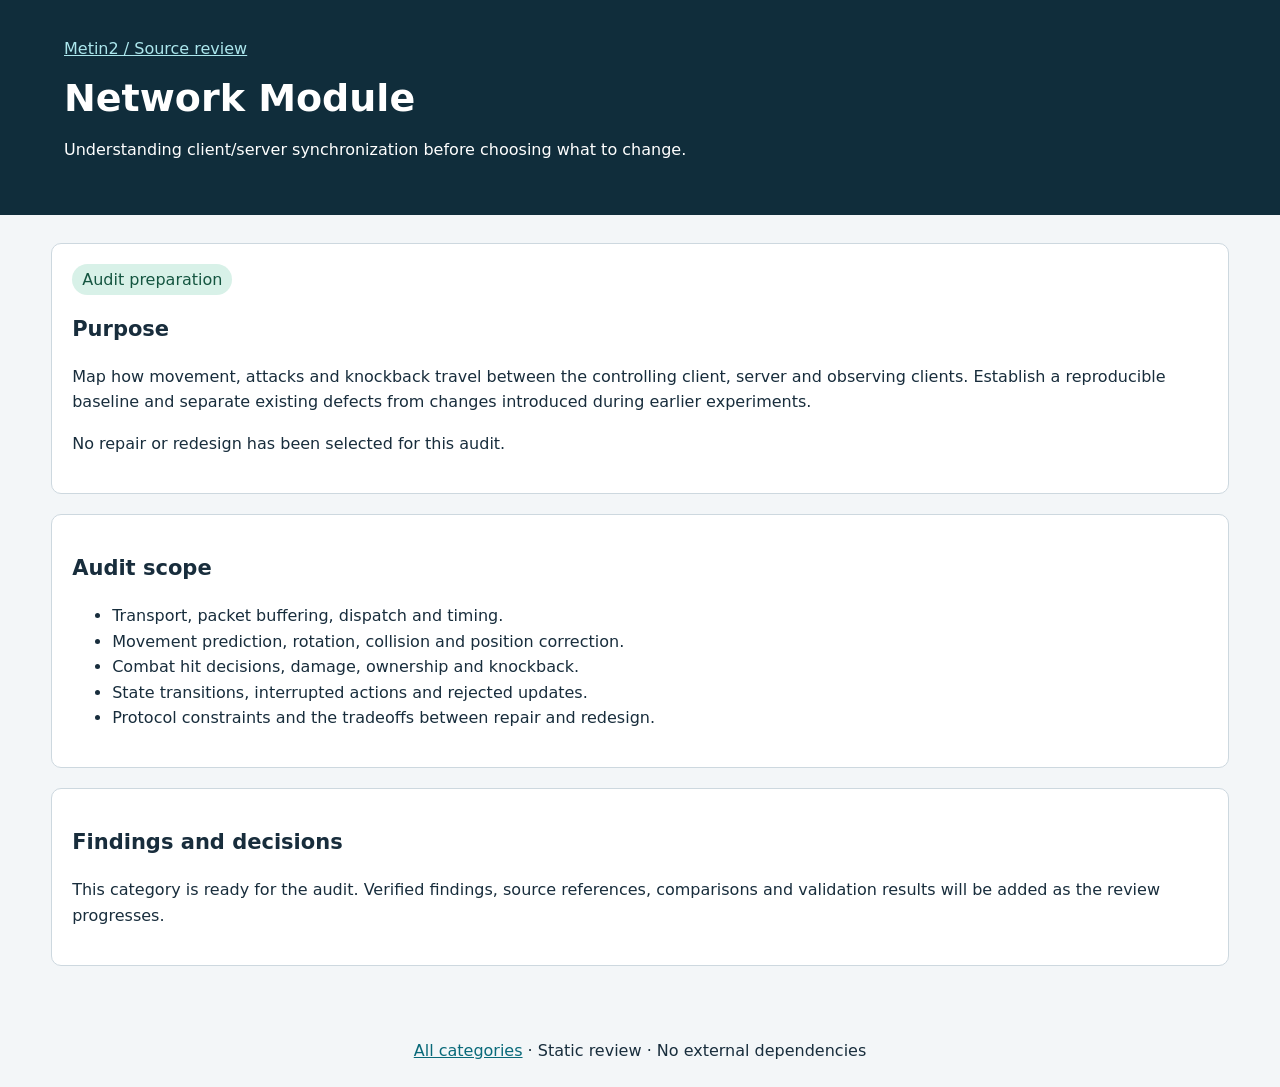
<file: network-module.html>
<!doctype html>
<html lang="en"><head><meta charset="utf-8">
<meta name="viewport" content="width=device-width,initial-scale=1">
<title>Network Module | Metin2 source review</title>
<link rel="stylesheet" href="assets/review.css"></head><body>
<header><a href="index.html">Metin2 / Source review</a>
<h1>Network Module</h1><p>Understanding client/server synchronization before choosing what to change.</p></header>
<main>
<section><span class="badge">Audit preparation</span>
<h2>Purpose</h2><p>Map how movement, attacks and knockback travel between the
controlling client, server and observing clients. Establish a reproducible baseline
and separate existing defects from changes introduced during earlier experiments.</p>
<p>No repair or redesign has been selected for this audit.</p></section>
<section><h2>Audit scope</h2><ul>
<li>Transport, packet buffering, dispatch and timing.</li>
<li>Movement prediction, rotation, collision and position correction.</li>
<li>Combat hit decisions, damage, ownership and knockback.</li>
<li>State transitions, interrupted actions and rejected updates.</li>
<li>Protocol constraints and the tradeoffs between repair and redesign.</li>
</ul></section>
<section><h2>Findings and decisions</h2><p>This category is ready for the audit.
Verified findings, source references, comparisons and validation results will be
added as the review progresses.</p></section></main><footer><a href="index.html">All categories</a> · Static review · No external dependencies</footer>
</body></html>
</file>
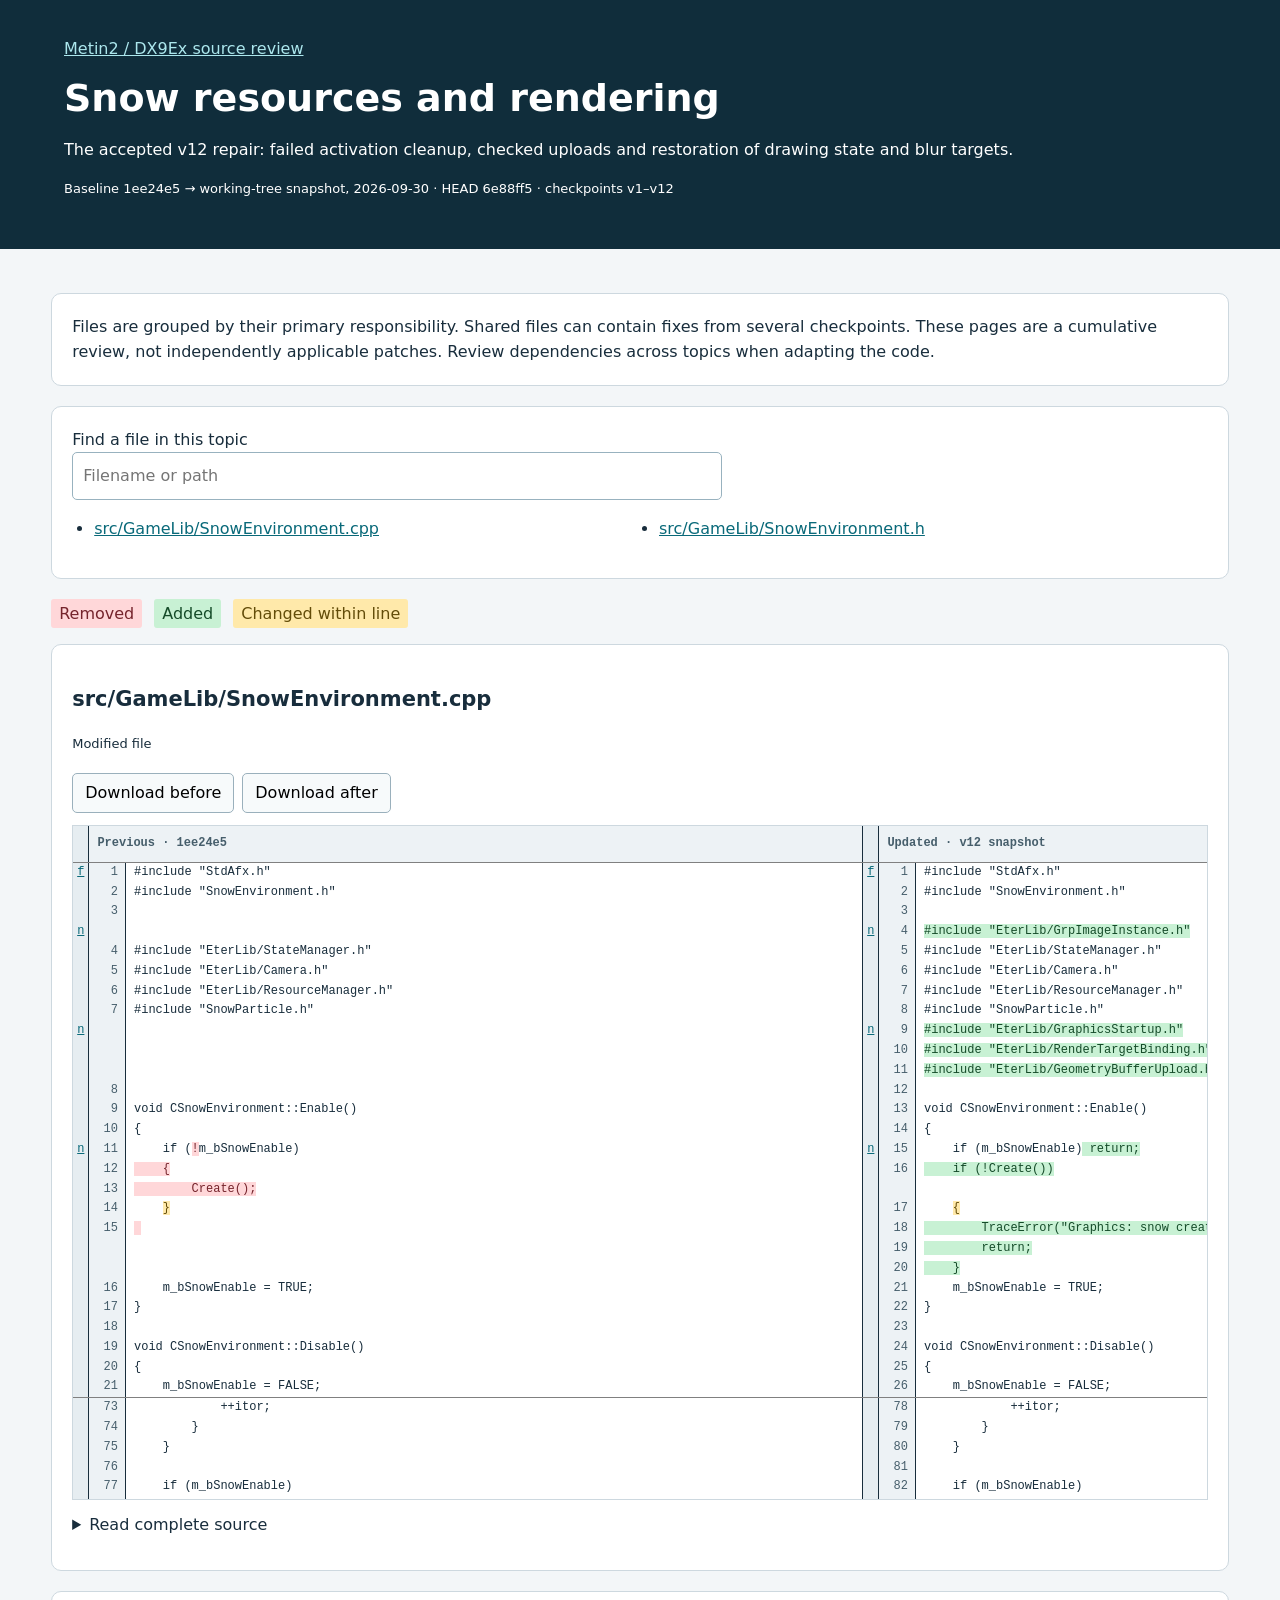
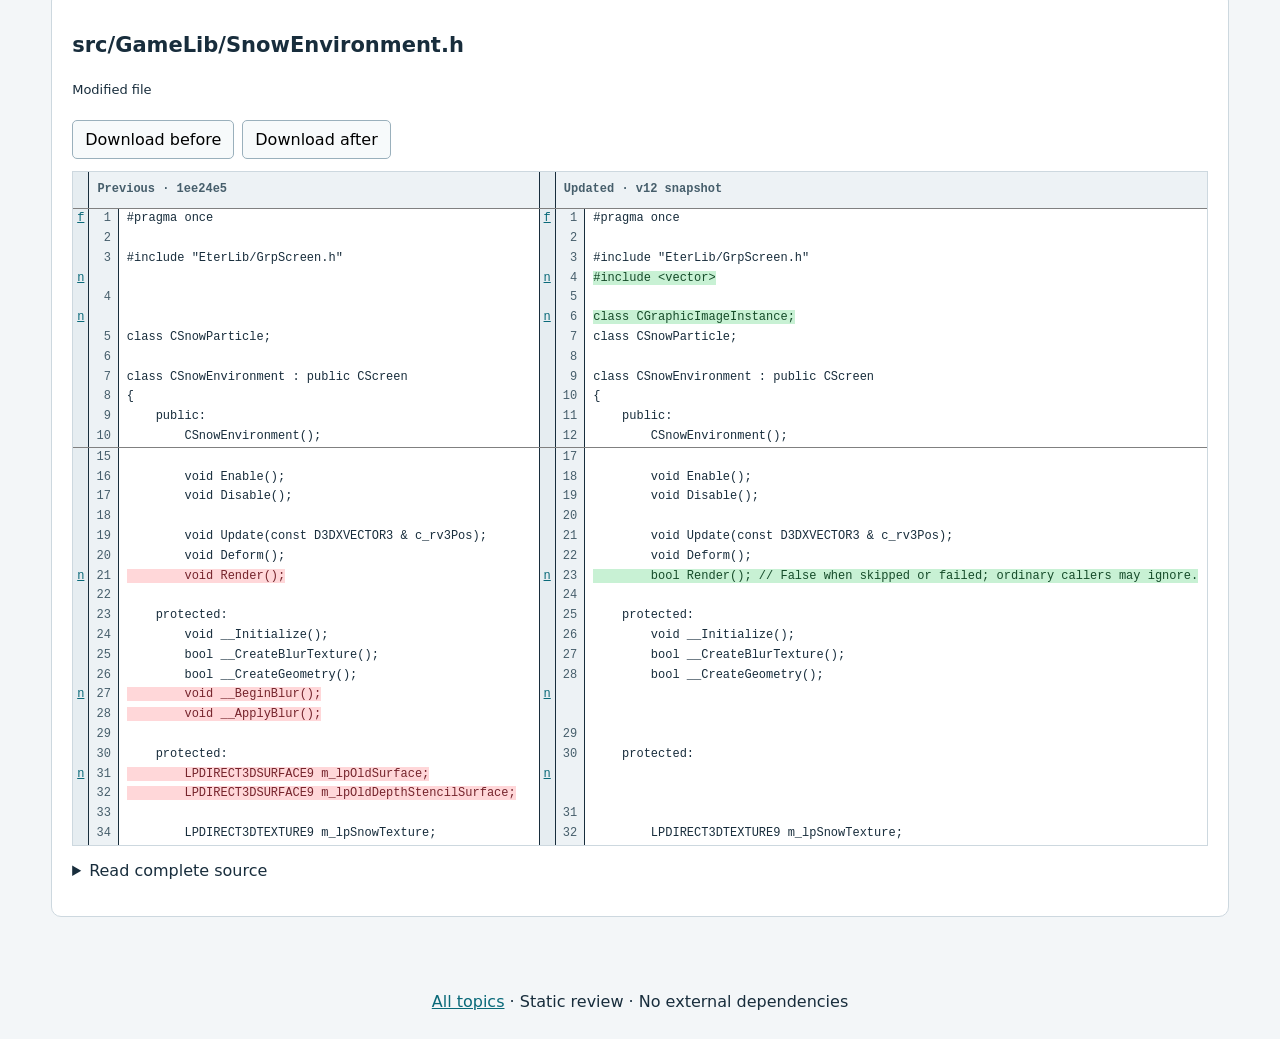
<file: snow.html>
<!doctype html>
<html lang="en"><head><meta charset="utf-8"><meta name="viewport" content="width=device-width,initial-scale=1">
<title>Snow resources and rendering | Metin2 DX9Ex review</title><link rel="stylesheet" href="assets/review.css">
<script src="assets/review.js" defer></script></head><body>
<header><a href="index.html">Metin2 / DX9Ex source review</a><h1>Snow resources and rendering</h1><p>The accepted v12 repair: failed activation cleanup, checked uploads and restoration of drawing state and blur targets.</p>
<p class="meta">Baseline 1ee24e5 → working-tree snapshot, 2026-09-30 · HEAD 6e88ff5 · checkpoints v1–v12</p></header>
<main><p class="note">Files are grouped by their primary responsibility. Shared files can contain fixes from several checkpoints. These pages are a cumulative review, not independently applicable patches. Review dependencies across topics when adapting the code.</p><nav class="files" aria-label="Files in this topic"><label for="filter">Find a file in this topic</label><br><input id="filter" type="search" placeholder="Filename or path"><ul><li data-search="src/gamelib/snowenvironment.cpp"><a href="#file-0">src/GameLib/SnowEnvironment.cpp</a></li><li data-search="src/gamelib/snowenvironment.h"><a href="#file-1">src/GameLib/SnowEnvironment.h</a></li></ul></nav><p class="legend"><span class="diff_sub">Removed</span><span class="diff_add">Added</span><span class="diff_chg">Changed within line</span></p><section id="file-0" data-search="src/gamelib/snowenvironment.cpp"><h2>src/GameLib/SnowEnvironment.cpp</h2><p class="meta">Modified file</p><button data-file="file-0" data-download="before" >Download before</button><button data-file="file-0" data-download="after" >Download after</button><div class="scroll" tabindex="0" role="region" aria-label="Before and after code for src/GameLib/SnowEnvironment.cpp">
    <table class="diff" id="difflib_chg_to36__top"
           cellspacing="0" cellpadding="0" rules="groups" >
        <colgroup></colgroup> <colgroup></colgroup> <colgroup></colgroup>
        <colgroup></colgroup> <colgroup></colgroup> <colgroup></colgroup>
        <thead><tr><th class="diff_next"><br /></th><th colspan="2" class="diff_header">Previous · 1ee24e5</th><th class="diff_next"><br /></th><th colspan="2" class="diff_header">Updated · v12 snapshot</th></tr></thead>
        <tbody>
            <tr><td class="diff_next" id="difflib_chg_to36__0"><a href="#difflib_chg_to36__0">f</a></td><td class="diff_header" id="from36_1">1</td><td nowrap="nowrap">#include&nbsp;"StdAfx.h"</td><td class="diff_next"><a href="#difflib_chg_to36__0">f</a></td><td class="diff_header" id="to36_1">1</td><td nowrap="nowrap">#include&nbsp;"StdAfx.h"</td></tr>
            <tr><td class="diff_next"></td><td class="diff_header" id="from36_2">2</td><td nowrap="nowrap">#include&nbsp;"SnowEnvironment.h"</td><td class="diff_next"></td><td class="diff_header" id="to36_2">2</td><td nowrap="nowrap">#include&nbsp;"SnowEnvironment.h"</td></tr>
            <tr><td class="diff_next" id="difflib_chg_to36__1"></td><td class="diff_header" id="from36_3">3</td><td nowrap="nowrap"></td><td class="diff_next"></td><td class="diff_header" id="to36_3">3</td><td nowrap="nowrap"></td></tr>
            <tr><td class="diff_next"><a href="#difflib_chg_to36__1">n</a></td><td class="diff_header"></td><td nowrap="nowrap"></td><td class="diff_next"><a href="#difflib_chg_to36__1">n</a></td><td class="diff_header" id="to36_4">4</td><td nowrap="nowrap"><span class="diff_add">#include&nbsp;"EterLib/GrpImageInstance.h"</span></td></tr>
            <tr><td class="diff_next"></td><td class="diff_header" id="from36_4">4</td><td nowrap="nowrap">#include&nbsp;"EterLib/StateManager.h"</td><td class="diff_next"></td><td class="diff_header" id="to36_5">5</td><td nowrap="nowrap">#include&nbsp;"EterLib/StateManager.h"</td></tr>
            <tr><td class="diff_next"></td><td class="diff_header" id="from36_5">5</td><td nowrap="nowrap">#include&nbsp;"EterLib/Camera.h"</td><td class="diff_next"></td><td class="diff_header" id="to36_6">6</td><td nowrap="nowrap">#include&nbsp;"EterLib/Camera.h"</td></tr>
            <tr><td class="diff_next"></td><td class="diff_header" id="from36_6">6</td><td nowrap="nowrap">#include&nbsp;"EterLib/ResourceManager.h"</td><td class="diff_next"></td><td class="diff_header" id="to36_7">7</td><td nowrap="nowrap">#include&nbsp;"EterLib/ResourceManager.h"</td></tr>
            <tr><td class="diff_next"></td><td class="diff_header" id="from36_7">7</td><td nowrap="nowrap">#include&nbsp;"SnowParticle.h"</td><td class="diff_next"></td><td class="diff_header" id="to36_8">8</td><td nowrap="nowrap">#include&nbsp;"SnowParticle.h"</td></tr>
            <tr><td class="diff_next" id="difflib_chg_to36__2"><a href="#difflib_chg_to36__2">n</a></td><td class="diff_header"></td><td nowrap="nowrap"></td><td class="diff_next"><a href="#difflib_chg_to36__2">n</a></td><td class="diff_header" id="to36_9">9</td><td nowrap="nowrap"><span class="diff_add">#include&nbsp;"EterLib/GraphicsStartup.h"</span></td></tr>
            <tr><td class="diff_next"></td><td class="diff_header"></td><td nowrap="nowrap"></td><td class="diff_next"></td><td class="diff_header" id="to36_10">10</td><td nowrap="nowrap"><span class="diff_add">#include&nbsp;"EterLib/RenderTargetBinding.h"</span></td></tr>
            <tr><td class="diff_next"></td><td class="diff_header"></td><td nowrap="nowrap"></td><td class="diff_next"></td><td class="diff_header" id="to36_11">11</td><td nowrap="nowrap"><span class="diff_add">#include&nbsp;"EterLib/GeometryBufferUpload.h"</span></td></tr>
            <tr><td class="diff_next"></td><td class="diff_header" id="from36_8">8</td><td nowrap="nowrap"></td><td class="diff_next"></td><td class="diff_header" id="to36_12">12</td><td nowrap="nowrap"></td></tr>
            <tr><td class="diff_next"></td><td class="diff_header" id="from36_9">9</td><td nowrap="nowrap">void&nbsp;CSnowEnvironment::Enable()</td><td class="diff_next"></td><td class="diff_header" id="to36_13">13</td><td nowrap="nowrap">void&nbsp;CSnowEnvironment::Enable()</td></tr>
            <tr><td class="diff_next"></td><td class="diff_header" id="from36_10">10</td><td nowrap="nowrap">{</td><td class="diff_next"></td><td class="diff_header" id="to36_14">14</td><td nowrap="nowrap">{</td></tr>
            <tr><td class="diff_next"><a href="#difflib_chg_to36__3">n</a></td><td class="diff_header" id="from36_11">11</td><td nowrap="nowrap">&nbsp;&nbsp;&nbsp;&nbsp;if&nbsp;(<span class="diff_sub">!</span>m_bSnowEnable)</td><td class="diff_next"><a href="#difflib_chg_to36__3">n</a></td><td class="diff_header" id="to36_15">15</td><td nowrap="nowrap">&nbsp;&nbsp;&nbsp;&nbsp;if&nbsp;(m_bSnowEnable)<span class="diff_add">&nbsp;return;</span></td></tr>
            <tr><td class="diff_next"></td><td class="diff_header" id="from36_12">12</td><td nowrap="nowrap"><span class="diff_sub">&nbsp;&nbsp;&nbsp;&nbsp;{</span></td><td class="diff_next"></td><td class="diff_header" id="to36_16">16</td><td nowrap="nowrap"><span class="diff_add">&nbsp;&nbsp;&nbsp;&nbsp;if&nbsp;(!Create())</span></td></tr>
            <tr><td class="diff_next"></td><td class="diff_header" id="from36_13">13</td><td nowrap="nowrap"><span class="diff_sub">&nbsp;&nbsp;&nbsp;&nbsp;&nbsp;&nbsp;&nbsp;&nbsp;Create();</span></td><td class="diff_next"></td><td class="diff_header"></td><td nowrap="nowrap"></td></tr>
            <tr><td class="diff_next"></td><td class="diff_header" id="from36_14">14</td><td nowrap="nowrap">&nbsp;&nbsp;&nbsp;&nbsp;<span class="diff_chg">}</span></td><td class="diff_next"></td><td class="diff_header" id="to36_17">17</td><td nowrap="nowrap">&nbsp;&nbsp;&nbsp;&nbsp;<span class="diff_chg">{</span></td></tr>
            <tr><td class="diff_next"></td><td class="diff_header" id="from36_15">15</td><td nowrap="nowrap"><span class="diff_sub">&nbsp;</span></td><td class="diff_next"></td><td class="diff_header" id="to36_18">18</td><td nowrap="nowrap"><span class="diff_add">&nbsp;&nbsp;&nbsp;&nbsp;&nbsp;&nbsp;&nbsp;&nbsp;TraceError("Graphics:&nbsp;snow&nbsp;creation&nbsp;failed;&nbsp;effect&nbsp;remains&nbsp;disabled");</span></td></tr>
            <tr><td class="diff_next"></td><td class="diff_header"></td><td nowrap="nowrap"></td><td class="diff_next"></td><td class="diff_header" id="to36_19">19</td><td nowrap="nowrap"><span class="diff_add">&nbsp;&nbsp;&nbsp;&nbsp;&nbsp;&nbsp;&nbsp;&nbsp;return;</span></td></tr>
            <tr><td class="diff_next"></td><td class="diff_header"></td><td nowrap="nowrap"></td><td class="diff_next"></td><td class="diff_header" id="to36_20">20</td><td nowrap="nowrap"><span class="diff_add">&nbsp;&nbsp;&nbsp;&nbsp;}</span></td></tr>
            <tr><td class="diff_next"></td><td class="diff_header" id="from36_16">16</td><td nowrap="nowrap">&nbsp;&nbsp;&nbsp;&nbsp;m_bSnowEnable&nbsp;=&nbsp;TRUE;</td><td class="diff_next"></td><td class="diff_header" id="to36_21">21</td><td nowrap="nowrap">&nbsp;&nbsp;&nbsp;&nbsp;m_bSnowEnable&nbsp;=&nbsp;TRUE;</td></tr>
            <tr><td class="diff_next"></td><td class="diff_header" id="from36_17">17</td><td nowrap="nowrap">}</td><td class="diff_next"></td><td class="diff_header" id="to36_22">22</td><td nowrap="nowrap">}</td></tr>
            <tr><td class="diff_next"></td><td class="diff_header" id="from36_18">18</td><td nowrap="nowrap"></td><td class="diff_next"></td><td class="diff_header" id="to36_23">23</td><td nowrap="nowrap"></td></tr>
            <tr><td class="diff_next"></td><td class="diff_header" id="from36_19">19</td><td nowrap="nowrap">void&nbsp;CSnowEnvironment::Disable()</td><td class="diff_next"></td><td class="diff_header" id="to36_24">24</td><td nowrap="nowrap">void&nbsp;CSnowEnvironment::Disable()</td></tr>
            <tr><td class="diff_next"></td><td class="diff_header" id="from36_20">20</td><td nowrap="nowrap">{</td><td class="diff_next"></td><td class="diff_header" id="to36_25">25</td><td nowrap="nowrap">{</td></tr>
            <tr><td class="diff_next"></td><td class="diff_header" id="from36_21">21</td><td nowrap="nowrap">&nbsp;&nbsp;&nbsp;&nbsp;m_bSnowEnable&nbsp;=&nbsp;FALSE;</td><td class="diff_next"></td><td class="diff_header" id="to36_26">26</td><td nowrap="nowrap">&nbsp;&nbsp;&nbsp;&nbsp;m_bSnowEnable&nbsp;=&nbsp;FALSE;</td></tr>
        </tbody>        
        <tbody>
            <tr><td class="diff_next" id="difflib_chg_to36__3"></td><td class="diff_header" id="from36_73">73</td><td nowrap="nowrap">&nbsp;&nbsp;&nbsp;&nbsp;&nbsp;&nbsp;&nbsp;&nbsp;&nbsp;&nbsp;&nbsp;&nbsp;++itor;</td><td class="diff_next"></td><td class="diff_header" id="to36_78">78</td><td nowrap="nowrap">&nbsp;&nbsp;&nbsp;&nbsp;&nbsp;&nbsp;&nbsp;&nbsp;&nbsp;&nbsp;&nbsp;&nbsp;++itor;</td></tr>
            <tr><td class="diff_next"></td><td class="diff_header" id="from36_74">74</td><td nowrap="nowrap">&nbsp;&nbsp;&nbsp;&nbsp;&nbsp;&nbsp;&nbsp;&nbsp;}</td><td class="diff_next"></td><td class="diff_header" id="to36_79">79</td><td nowrap="nowrap">&nbsp;&nbsp;&nbsp;&nbsp;&nbsp;&nbsp;&nbsp;&nbsp;}</td></tr>
            <tr><td class="diff_next"></td><td class="diff_header" id="from36_75">75</td><td nowrap="nowrap">&nbsp;&nbsp;&nbsp;&nbsp;}</td><td class="diff_next"></td><td class="diff_header" id="to36_80">80</td><td nowrap="nowrap">&nbsp;&nbsp;&nbsp;&nbsp;}</td></tr>
            <tr><td class="diff_next"></td><td class="diff_header" id="from36_76">76</td><td nowrap="nowrap"></td><td class="diff_next"></td><td class="diff_header" id="to36_81">81</td><td nowrap="nowrap"></td></tr>
            <tr><td class="diff_next"></td><td class="diff_header" id="from36_77">77</td><td nowrap="nowrap">&nbsp;&nbsp;&nbsp;&nbsp;if&nbsp;(m_bSnowEnable)</td><td class="diff_next"></td><td class="diff_header" id="to36_82">82</td><td nowrap="nowrap">&nbsp;&nbsp;&nbsp;&nbsp;if&nbsp;(m_bSnowEnable)</td></tr>
            <tr><td class="diff_next"></td><td class="diff_header" id="from36_78">78</td><td nowrap="nowrap">&nbsp;&nbsp;&nbsp;&nbsp;{</td><td class="diff_next"></td><td class="diff_header" id="to36_83">83</td><td nowrap="nowrap">&nbsp;&nbsp;&nbsp;&nbsp;{</td></tr>
            <tr><td class="diff_next"><a href="#difflib_chg_to36__4">n</a></td><td class="diff_header" id="from36_79">79</td><td nowrap="nowrap"><span class="diff_sub">&nbsp;&nbsp;&nbsp;&nbsp;&nbsp;&nbsp;&nbsp;&nbsp;for&nbsp;(int&nbsp;p&nbsp;=&nbsp;0;&nbsp;p&nbsp;&lt;&nbsp;std::min(10ull,&nbsp;m_dwParticleMaxNum&nbsp;-&nbsp;m_kVct_pkParticleSnow.size());&nbsp;++p)</span></td><td class="diff_next"><a href="#difflib_chg_to36__4">n</a></td><td class="diff_header" id="to36_84">84</td><td nowrap="nowrap"><span class="diff_add">&nbsp;&nbsp;&nbsp;&nbsp;&nbsp;&nbsp;&nbsp;&nbsp;const&nbsp;size_t&nbsp;available&nbsp;=&nbsp;m_kVct_pkParticleSnow.size()&nbsp;&lt;&nbsp;m_dwParticleMaxNum&nbsp;?&nbsp;m_dwParticleMax</span></td></tr>
            <tr><td class="diff_next"></td><td class="diff_header"></td><td nowrap="nowrap">&nbsp;</td><td class="diff_next"></td><td class="diff_header">></td><td nowrap="nowrap"><span class="diff_add">Num&nbsp;-&nbsp;m_kVct_pkParticleSnow.size()&nbsp;:&nbsp;0;</span></td></tr>
            <tr><td class="diff_next"></td><td class="diff_header"></td><td nowrap="nowrap"></td><td class="diff_next"></td><td class="diff_header" id="to36_85">85</td><td nowrap="nowrap"><span class="diff_add">&nbsp;&nbsp;&nbsp;&nbsp;&nbsp;&nbsp;&nbsp;&nbsp;for&nbsp;(size_t&nbsp;p&nbsp;=&nbsp;0;&nbsp;p&nbsp;&lt;&nbsp;(std::min)(size_t(10),&nbsp;available&nbsp;-&nbsp;p);&nbsp;++p)</span></td></tr>
            <tr><td class="diff_next"></td><td class="diff_header" id="from36_80">80</td><td nowrap="nowrap">&nbsp;&nbsp;&nbsp;&nbsp;&nbsp;&nbsp;&nbsp;&nbsp;{</td><td class="diff_next"></td><td class="diff_header" id="to36_86">86</td><td nowrap="nowrap">&nbsp;&nbsp;&nbsp;&nbsp;&nbsp;&nbsp;&nbsp;&nbsp;{</td></tr>
            <tr><td class="diff_next"></td><td class="diff_header" id="from36_81">81</td><td nowrap="nowrap">&nbsp;&nbsp;&nbsp;&nbsp;&nbsp;&nbsp;&nbsp;&nbsp;&nbsp;&nbsp;&nbsp;&nbsp;CSnowParticle&nbsp;*&nbsp;pSnowParticle&nbsp;=&nbsp;CSnowParticle::New();</td><td class="diff_next"></td><td class="diff_header" id="to36_87">87</td><td nowrap="nowrap">&nbsp;&nbsp;&nbsp;&nbsp;&nbsp;&nbsp;&nbsp;&nbsp;&nbsp;&nbsp;&nbsp;&nbsp;CSnowParticle&nbsp;*&nbsp;pSnowParticle&nbsp;=&nbsp;CSnowParticle::New();</td></tr>
            <tr><td class="diff_next" id="difflib_chg_to36__4"></td><td class="diff_header" id="from36_82">82</td><td nowrap="nowrap">&nbsp;&nbsp;&nbsp;&nbsp;&nbsp;&nbsp;&nbsp;&nbsp;&nbsp;&nbsp;&nbsp;&nbsp;pSnowParticle-&gt;Init(v3ChangedPos);</td><td class="diff_next"></td><td class="diff_header" id="to36_88">88</td><td nowrap="nowrap">&nbsp;&nbsp;&nbsp;&nbsp;&nbsp;&nbsp;&nbsp;&nbsp;&nbsp;&nbsp;&nbsp;&nbsp;pSnowParticle-&gt;Init(v3ChangedPos);</td></tr>
            <tr><td class="diff_next"></td><td class="diff_header" id="from36_83">83</td><td nowrap="nowrap">&nbsp;&nbsp;&nbsp;&nbsp;&nbsp;&nbsp;&nbsp;&nbsp;&nbsp;&nbsp;&nbsp;&nbsp;m_kVct_pkParticleSnow.push_back(pSnowParticle);</td><td class="diff_next"></td><td class="diff_header" id="to36_89">89</td><td nowrap="nowrap">&nbsp;&nbsp;&nbsp;&nbsp;&nbsp;&nbsp;&nbsp;&nbsp;&nbsp;&nbsp;&nbsp;&nbsp;m_kVct_pkParticleSnow.push_back(pSnowParticle);</td></tr>
            <tr><td class="diff_next"></td><td class="diff_header" id="from36_84">84</td><td nowrap="nowrap">&nbsp;&nbsp;&nbsp;&nbsp;&nbsp;&nbsp;&nbsp;&nbsp;}</td><td class="diff_next"></td><td class="diff_header" id="to36_90">90</td><td nowrap="nowrap">&nbsp;&nbsp;&nbsp;&nbsp;&nbsp;&nbsp;&nbsp;&nbsp;}</td></tr>
            <tr><td class="diff_next"></td><td class="diff_header" id="from36_85">85</td><td nowrap="nowrap">&nbsp;&nbsp;&nbsp;&nbsp;}</td><td class="diff_next"></td><td class="diff_header" id="to36_91">91</td><td nowrap="nowrap">&nbsp;&nbsp;&nbsp;&nbsp;}</td></tr>
            <tr><td class="diff_next"></td><td class="diff_header" id="from36_86">86</td><td nowrap="nowrap">}</td><td class="diff_next"></td><td class="diff_header" id="to36_92">92</td><td nowrap="nowrap">}</td></tr>
            <tr><td class="diff_next"></td><td class="diff_header" id="from36_87">87</td><td nowrap="nowrap"></td><td class="diff_next"></td><td class="diff_header" id="to36_93">93</td><td nowrap="nowrap"></td></tr>
            <tr><td class="diff_next"><a href="#difflib_chg_to36__5">n</a></td><td class="diff_header" id="from36_88">88</td><td nowrap="nowrap"><span class="diff_sub">void&nbsp;CSnowEnvironment::__BeginBlur()</span></td><td class="diff_next"><a href="#difflib_chg_to36__5">n</a></td><td class="diff_header"></td><td nowrap="nowrap"></td></tr>
            <tr><td class="diff_next"></td><td class="diff_header" id="from36_89">89</td><td nowrap="nowrap"><span class="diff_sub">{</span></td><td class="diff_next"></td><td class="diff_header"></td><td nowrap="nowrap"></td></tr>
            <tr><td class="diff_next"></td><td class="diff_header" id="from36_90">90</td><td nowrap="nowrap"><span class="diff_sub">&nbsp;&nbsp;&nbsp;&nbsp;if&nbsp;(!m_bBlurEnable)</span></td><td class="diff_next"></td><td class="diff_header"></td><td nowrap="nowrap"></td></tr>
            <tr><td class="diff_next"></td><td class="diff_header" id="from36_91">91</td><td nowrap="nowrap"><span class="diff_sub">&nbsp;&nbsp;&nbsp;&nbsp;&nbsp;&nbsp;&nbsp;&nbsp;return;</span></td><td class="diff_next"></td><td class="diff_header"></td><td nowrap="nowrap"></td></tr>
            <tr><td class="diff_next"></td><td class="diff_header" id="from36_92">92</td><td nowrap="nowrap"><span class="diff_sub">&nbsp;</span></td><td class="diff_next"></td><td class="diff_header"></td><td nowrap="nowrap"></td></tr>
            <tr><td class="diff_next"></td><td class="diff_header" id="from36_93">93</td><td nowrap="nowrap"><span class="diff_sub">&nbsp;&nbsp;&nbsp;&nbsp;ms_lpd3dDevice-&gt;GetRenderTarget(0,&nbsp;&amp;m_lpOldSurface);</span></td><td class="diff_next"></td><td class="diff_header"></td><td nowrap="nowrap"></td></tr>
            <tr><td class="diff_next"></td><td class="diff_header" id="from36_94">94</td><td nowrap="nowrap"><span class="diff_sub">&nbsp;&nbsp;&nbsp;&nbsp;ms_lpd3dDevice-&gt;GetDepthStencilSurface(&amp;m_lpOldDepthStencilSurface);</span></td><td class="diff_next"></td><td class="diff_header"></td><td nowrap="nowrap"></td></tr>
            <tr><td class="diff_next"></td><td class="diff_header" id="from36_95">95</td><td nowrap="nowrap"><span class="diff_sub">&nbsp;&nbsp;&nbsp;&nbsp;ms_lpd3dDevice-&gt;SetDepthStencilSurface(m_lpSnowDepthSurface);</span></td><td class="diff_next"></td><td class="diff_header"></td><td nowrap="nowrap"></td></tr>
            <tr><td class="diff_next"></td><td class="diff_header" id="from36_96">96</td><td nowrap="nowrap"><span class="diff_sub">&nbsp;&nbsp;&nbsp;&nbsp;ms_lpd3dDevice-&gt;SetRenderTarget(0,&nbsp;m_lpSnowRenderTargetSurface);</span></td><td class="diff_next"></td><td class="diff_header"></td><td nowrap="nowrap"></td></tr>
            <tr><td class="diff_next"></td><td class="diff_header" id="from36_97">97</td><td nowrap="nowrap"><span class="diff_sub">&nbsp;&nbsp;&nbsp;&nbsp;ms_lpd3dDevice-&gt;Clear(0L,&nbsp;NULL,&nbsp;D3DCLEAR_TARGET&nbsp;|&nbsp;D3DCLEAR_ZBUFFER,&nbsp;0x00000000,&nbsp;1.0f,&nbsp;0L);</span></td><td class="diff_next"></td><td class="diff_header"></td><td nowrap="nowrap"></td></tr>
            <tr><td class="diff_next"></td><td class="diff_header" id="from36_98">98</td><td nowrap="nowrap"><span class="diff_sub">&nbsp;</span></td><td class="diff_next"></td><td class="diff_header"></td><td nowrap="nowrap"></td></tr>
            <tr><td class="diff_next"></td><td class="diff_header" id="from36_99">99</td><td nowrap="nowrap"><span class="diff_sub">&nbsp;&nbsp;&nbsp;&nbsp;STATEMANAGER.SetRenderState(D3DRS_ALPHABLENDENABLE,&nbsp;TRUE);</span></td><td class="diff_next"></td><td class="diff_header"></td><td nowrap="nowrap"></td></tr>
            <tr><td class="diff_next"></td><td class="diff_header" id="from36_100">100</td><td nowrap="nowrap"><span class="diff_sub">&nbsp;&nbsp;&nbsp;&nbsp;STATEMANAGER.SetRenderState(D3DRS_SRCBLEND,&nbsp;D3DBLEND_SRCALPHA);</span></td><td class="diff_next"></td><td class="diff_header"></td><td nowrap="nowrap"></td></tr>
            <tr><td class="diff_next"></td><td class="diff_header" id="from36_101">101</td><td nowrap="nowrap"><span class="diff_sub">&nbsp;&nbsp;&nbsp;&nbsp;STATEMANAGER.SetRenderState(D3DRS_DESTBLEND,&nbsp;D3DBLEND_DESTALPHA);</span></td><td class="diff_next"></td><td class="diff_header"></td><td nowrap="nowrap"></td></tr>
            <tr><td class="diff_next"></td><td class="diff_header" id="from36_102">102</td><td nowrap="nowrap"><span class="diff_sub">}</span></td><td class="diff_next"></td><td class="diff_header"></td><td nowrap="nowrap"></td></tr>
            <tr><td class="diff_next"></td><td class="diff_header" id="from36_103">103</td><td nowrap="nowrap"><span class="diff_sub">&nbsp;</span></td><td class="diff_next"></td><td class="diff_header"></td><td nowrap="nowrap"></td></tr>
            <tr><td class="diff_next"></td><td class="diff_header" id="from36_104">104</td><td nowrap="nowrap"><span class="diff_sub">void&nbsp;CSnowEnvironment::__ApplyBlur()</span></td><td class="diff_next"></td><td class="diff_header"></td><td nowrap="nowrap"></td></tr>
            <tr><td class="diff_next"></td><td class="diff_header" id="from36_105">105</td><td nowrap="nowrap"><span class="diff_sub">{</span></td><td class="diff_next"></td><td class="diff_header"></td><td nowrap="nowrap"></td></tr>
            <tr><td class="diff_next"></td><td class="diff_header" id="from36_106">106</td><td nowrap="nowrap"><span class="diff_sub">&nbsp;&nbsp;&nbsp;&nbsp;if&nbsp;(!m_bBlurEnable)</span></td><td class="diff_next"></td><td class="diff_header"></td><td nowrap="nowrap"></td></tr>
            <tr><td class="diff_next"></td><td class="diff_header" id="from36_107">107</td><td nowrap="nowrap"><span class="diff_sub">&nbsp;&nbsp;&nbsp;&nbsp;&nbsp;&nbsp;&nbsp;&nbsp;return;</span></td><td class="diff_next"></td><td class="diff_header"></td><td nowrap="nowrap"></td></tr>
            <tr><td class="diff_next"></td><td class="diff_header" id="from36_108">108</td><td nowrap="nowrap"><span class="diff_sub">&nbsp;</span></td><td class="diff_next"></td><td class="diff_header"></td><td nowrap="nowrap"></td></tr>
            <tr><td class="diff_next"></td><td class="diff_header" id="from36_109">109</td><td nowrap="nowrap"><span class="diff_sub">//&nbsp;&nbsp;&nbsp;&nbsp;&nbsp;&nbsp;&nbsp;&nbsp;&nbsp;&nbsp;{</span></td><td class="diff_next"></td><td class="diff_header"></td><td nowrap="nowrap"></td></tr>
            <tr><td class="diff_next"></td><td class="diff_header" id="from36_110">110</td><td nowrap="nowrap"><span class="diff_sub">//&nbsp;&nbsp;&nbsp;&nbsp;&nbsp;&nbsp;&nbsp;&nbsp;&nbsp;&nbsp;&nbsp;&nbsp;&nbsp;&nbsp;STATEMANAGER.SetRenderState(&nbsp;D3DRS_ALPHABLENDENABLE,&nbsp;&nbsp;&nbsp;TRUE&nbsp;);</span></td><td class="diff_next"></td><td class="diff_header"></td><td nowrap="nowrap"></td></tr>
            <tr><td class="diff_next"></td><td class="diff_header" id="from36_111">111</td><td nowrap="nowrap"><span class="diff_sub">//&nbsp;&nbsp;&nbsp;&nbsp;&nbsp;&nbsp;&nbsp;&nbsp;&nbsp;&nbsp;&nbsp;&nbsp;&nbsp;&nbsp;STATEMANAGER.SetRenderState(&nbsp;D3DRS_SRCBLEND,&nbsp;&nbsp;D3DBLEND_SRCALPHA&nbsp;);</span></td><td class="diff_next"></td><td class="diff_header"></td><td nowrap="nowrap"></td></tr>
            <tr><td class="diff_next"></td><td class="diff_header" id="from36_112">112</td><td nowrap="nowrap"><span class="diff_sub">//&nbsp;&nbsp;&nbsp;&nbsp;&nbsp;&nbsp;&nbsp;&nbsp;&nbsp;&nbsp;&nbsp;&nbsp;&nbsp;&nbsp;STATEMANAGER.SetRenderState(&nbsp;D3DRS_DESTBLEND,&nbsp;D3DBLEND_INVSRCALPHA&nbsp;);</span></td><td class="diff_next"></td><td class="diff_header"></td><td nowrap="nowrap"></td></tr>
            <tr><td class="diff_next"></td><td class="diff_header" id="from36_113">113</td><td nowrap="nowrap"><span class="diff_sub">//&nbsp;&nbsp;&nbsp;&nbsp;&nbsp;&nbsp;&nbsp;&nbsp;&nbsp;&nbsp;&nbsp;&nbsp;&nbsp;&nbsp;STATEMANAGER.SetRenderState(&nbsp;D3DRS_COLORVERTEX&nbsp;,TRUE);</span></td><td class="diff_next"></td><td class="diff_header"></td><td nowrap="nowrap"></td></tr>
            <tr><td class="diff_next"></td><td class="diff_header" id="from36_114">114</td><td nowrap="nowrap"><span class="diff_sub">//&nbsp;&nbsp;&nbsp;&nbsp;&nbsp;&nbsp;&nbsp;&nbsp;&nbsp;&nbsp;&nbsp;&nbsp;&nbsp;&nbsp;STATEMANAGER.SetRenderState(&nbsp;D3DRS_DIFFUSEMATERIALSOURCE&nbsp;,&nbsp;D3DMCS_COLOR1&nbsp;);</span></td><td class="diff_next"></td><td class="diff_header"></td><td nowrap="nowrap"></td></tr>
            <tr><td class="diff_next"></td><td class="diff_header" id="from36_115">115</td><td nowrap="nowrap"><span class="diff_sub">//&nbsp;&nbsp;&nbsp;&nbsp;&nbsp;&nbsp;&nbsp;&nbsp;&nbsp;&nbsp;&nbsp;&nbsp;&nbsp;&nbsp;STATEMANAGER.SetTextureStageState(0,&nbsp;D3DTSS_COLOROP,&nbsp;D3DTOP_MODULATE);</span></td><td class="diff_next"></td><td class="diff_header"></td><td nowrap="nowrap"></td></tr>
            <tr><td class="diff_next"></td><td class="diff_header" id="from36_116">116</td><td nowrap="nowrap"><span class="diff_sub">//&nbsp;&nbsp;&nbsp;&nbsp;&nbsp;&nbsp;&nbsp;&nbsp;&nbsp;&nbsp;&nbsp;&nbsp;&nbsp;&nbsp;STATEMANAGER.SetTextureStageState(0,&nbsp;D3DTSS_COLORARG1,&nbsp;D3DTA_TEXTURE);</span></td><td class="diff_next"></td><td class="diff_header"></td><td nowrap="nowrap"></td></tr>
            <tr><td class="diff_next"></td><td class="diff_header" id="from36_117">117</td><td nowrap="nowrap"><span class="diff_sub">//&nbsp;&nbsp;&nbsp;&nbsp;&nbsp;&nbsp;&nbsp;&nbsp;&nbsp;&nbsp;&nbsp;&nbsp;&nbsp;&nbsp;STATEMANAGER.SetTextureStageState(0,&nbsp;D3DTSS_COLORARG2,&nbsp;D3DTA_DIFFUSE);</span></td><td class="diff_next"></td><td class="diff_header"></td><td nowrap="nowrap"></td></tr>
            <tr><td class="diff_next"></td><td class="diff_header" id="from36_118">118</td><td nowrap="nowrap"><span class="diff_sub">//&nbsp;&nbsp;&nbsp;&nbsp;&nbsp;&nbsp;&nbsp;&nbsp;&nbsp;&nbsp;&nbsp;&nbsp;&nbsp;&nbsp;STATEMANAGER.SetTextureStageState(0,&nbsp;D3DTSS_ALPHAOP,&nbsp;D3DTOP_MODULATE);</span></td><td class="diff_next"></td><td class="diff_header"></td><td nowrap="nowrap"></td></tr>
            <tr><td class="diff_next"></td><td class="diff_header" id="from36_119">119</td><td nowrap="nowrap"><span class="diff_sub">//&nbsp;&nbsp;&nbsp;&nbsp;&nbsp;&nbsp;&nbsp;&nbsp;&nbsp;&nbsp;&nbsp;&nbsp;&nbsp;&nbsp;STATEMANAGER.SetTextureStageState(0,&nbsp;D3DTSS_ALPHAARG1,&nbsp;D3DTA_TEXTURE);</span></td><td class="diff_next"></td><td class="diff_header"></td><td nowrap="nowrap"></td></tr>
            <tr><td class="diff_next"></td><td class="diff_header" id="from36_120">120</td><td nowrap="nowrap"><span class="diff_sub">//&nbsp;&nbsp;&nbsp;&nbsp;&nbsp;&nbsp;&nbsp;&nbsp;&nbsp;&nbsp;&nbsp;&nbsp;&nbsp;&nbsp;STATEMANAGER.SetTextureStageState(0,&nbsp;&nbsp;D3DTSS_ALPHAARG2,&nbsp;D3DTA_DIFFUSE);</span></td><td class="diff_next"></td><td class="diff_header"></td><td nowrap="nowrap"></td></tr>
            <tr><td class="diff_next"></td><td class="diff_header" id="from36_121">121</td><td nowrap="nowrap"><span class="diff_sub">//&nbsp;&nbsp;&nbsp;&nbsp;&nbsp;&nbsp;&nbsp;&nbsp;&nbsp;&nbsp;&nbsp;&nbsp;&nbsp;&nbsp;DWORD&nbsp;&nbsp;&nbsp;alphaColor&nbsp;=&nbsp;0xFFFFFF&nbsp;|&nbsp;((DWORD)(0.6f*255.0f)&nbsp;&lt;&lt;&nbsp;24);</span></td><td class="diff_next"></td><td class="diff_header"></td><td nowrap="nowrap"></td></tr>
            <tr><td class="diff_next"></td><td class="diff_header" id="from36_122">122</td><td nowrap="nowrap"><span class="diff_sub">//</span></td><td class="diff_next"></td><td class="diff_header"></td><td nowrap="nowrap"></td></tr>
            <tr><td class="diff_next"></td><td class="diff_header" id="from36_123">123</td><td nowrap="nowrap"><span class="diff_sub">//&nbsp;&nbsp;&nbsp;&nbsp;&nbsp;&nbsp;&nbsp;&nbsp;&nbsp;&nbsp;&nbsp;&nbsp;&nbsp;&nbsp;BlurVertex&nbsp;V[4]&nbsp;=&nbsp;{&nbsp;BlurVertex(D3DXVECTOR3(0.0f,0.0f,0.0f),1.0f,&nbsp;&nbsp;&nbsp;&nbsp;&nbsp;&nbsp;&nbsp;&nbsp;alphaColor,&nbsp;</span></td><td class="diff_next"></td><td class="diff_header"></td><td nowrap="nowrap"></td></tr>
            <tr><td class="diff_next"></td><td class="diff_header">></td><td nowrap="nowrap"><span class="diff_sub">0,0)&nbsp;,</span></td><td class="diff_next"></td><td class="diff_header"></td><td nowrap="nowrap">&nbsp;</td></tr>
            <tr><td class="diff_next"></td><td class="diff_header" id="from36_124">124</td><td nowrap="nowrap"><span class="diff_sub">//&nbsp;&nbsp;&nbsp;&nbsp;&nbsp;&nbsp;&nbsp;&nbsp;&nbsp;&nbsp;&nbsp;&nbsp;&nbsp;&nbsp;&nbsp;&nbsp;&nbsp;&nbsp;&nbsp;&nbsp;&nbsp;&nbsp;&nbsp;&nbsp;&nbsp;&nbsp;&nbsp;&nbsp;&nbsp;&nbsp;&nbsp;&nbsp;&nbsp;&nbsp;BlurVertex(D3DXVECTOR3(wTextureSize,0.0f,0.0f),1.0f,&nbsp;&nbsp;&nbsp;&nbsp;&nbsp;&nbsp;&nbsp;&nbsp;alph</span></td><td class="diff_next"></td><td class="diff_header"></td><td nowrap="nowrap"></td></tr>
            <tr><td class="diff_next"></td><td class="diff_header">></td><td nowrap="nowrap"><span class="diff_sub">aColor,&nbsp;1,0)&nbsp;,&nbsp;</span></td><td class="diff_next"></td><td class="diff_header"></td><td nowrap="nowrap">&nbsp;</td></tr>
            <tr><td class="diff_next"></td><td class="diff_header" id="from36_125">125</td><td nowrap="nowrap"><span class="diff_sub">//&nbsp;&nbsp;&nbsp;&nbsp;&nbsp;&nbsp;&nbsp;&nbsp;&nbsp;&nbsp;&nbsp;&nbsp;&nbsp;&nbsp;&nbsp;&nbsp;&nbsp;&nbsp;&nbsp;&nbsp;&nbsp;&nbsp;&nbsp;&nbsp;&nbsp;&nbsp;&nbsp;&nbsp;&nbsp;&nbsp;&nbsp;&nbsp;&nbsp;&nbsp;BlurVertex(D3DXVECTOR3(0.0f,wTextureSize,0.0f),1.0f,&nbsp;&nbsp;&nbsp;&nbsp;&nbsp;&nbsp;&nbsp;&nbsp;alph</span></td><td class="diff_next"></td><td class="diff_header"></td><td nowrap="nowrap"></td></tr>
            <tr><td class="diff_next"></td><td class="diff_header">></td><td nowrap="nowrap"><span class="diff_sub">aColor,&nbsp;0,1)&nbsp;,&nbsp;</span></td><td class="diff_next"></td><td class="diff_header"></td><td nowrap="nowrap">&nbsp;</td></tr>
            <tr><td class="diff_next"></td><td class="diff_header" id="from36_126">126</td><td nowrap="nowrap"><span class="diff_sub">//&nbsp;&nbsp;&nbsp;&nbsp;&nbsp;&nbsp;&nbsp;&nbsp;&nbsp;&nbsp;&nbsp;&nbsp;&nbsp;&nbsp;&nbsp;&nbsp;&nbsp;&nbsp;&nbsp;&nbsp;&nbsp;&nbsp;&nbsp;&nbsp;&nbsp;&nbsp;&nbsp;&nbsp;&nbsp;&nbsp;&nbsp;&nbsp;&nbsp;&nbsp;BlurVertex(D3DXVECTOR3(wTextureSize,wTextureSize,0.0f),1.0f,&nbsp;&nbsp;&nbsp;&nbsp;</span></td><td class="diff_next"></td><td class="diff_header"></td><td nowrap="nowrap"></td></tr>
            <tr><td class="diff_next"></td><td class="diff_header">></td><td nowrap="nowrap"><span class="diff_sub">alphaColor,&nbsp;1,1)&nbsp;};</span></td><td class="diff_next"></td><td class="diff_header"></td><td nowrap="nowrap">&nbsp;</td></tr>
            <tr><td class="diff_next"></td><td class="diff_header" id="from36_127">127</td><td nowrap="nowrap"><span class="diff_sub">//&nbsp;&nbsp;&nbsp;&nbsp;&nbsp;&nbsp;&nbsp;&nbsp;&nbsp;&nbsp;&nbsp;&nbsp;&nbsp;&nbsp;//누적&nbsp;블러&nbsp;텍스쳐를&nbsp;찍는다.</span></td><td class="diff_next"></td><td class="diff_header"></td><td nowrap="nowrap"></td></tr>
            <tr><td class="diff_next"></td><td class="diff_header" id="from36_128">128</td><td nowrap="nowrap"><span class="diff_sub">//&nbsp;&nbsp;&nbsp;&nbsp;&nbsp;&nbsp;&nbsp;&nbsp;&nbsp;&nbsp;&nbsp;&nbsp;&nbsp;&nbsp;STATEMANAGER.SetTexture(0,m_lpAccumTexture);</span></td><td class="diff_next"></td><td class="diff_header"></td><td nowrap="nowrap"></td></tr>
            <tr><td class="diff_next"></td><td class="diff_header" id="from36_129">129</td><td nowrap="nowrap"><span class="diff_sub">//&nbsp;&nbsp;&nbsp;&nbsp;&nbsp;&nbsp;&nbsp;&nbsp;&nbsp;&nbsp;&nbsp;&nbsp;&nbsp;&nbsp;STATEMANAGER.SetFVF(&nbsp;D3DFVF_XYZRHW&nbsp;|&nbsp;D3DFVF_DIFFUSE|D3DFVF_TEX1&nbsp;);</span></td><td class="diff_next"></td><td class="diff_header"></td><td nowrap="nowrap"></td></tr>
            <tr><td class="diff_next"></td><td class="diff_header" id="from36_130">130</td><td nowrap="nowrap"><span class="diff_sub">//&nbsp;&nbsp;&nbsp;&nbsp;&nbsp;&nbsp;&nbsp;&nbsp;&nbsp;&nbsp;&nbsp;&nbsp;&nbsp;&nbsp;STATEMANAGER.DrawPrimitiveUP(D3DPT_TRIANGLESTRIP,2,V,sizeof(BlurVertex));</span></td><td class="diff_next"></td><td class="diff_header"></td><td nowrap="nowrap"></td></tr>
            <tr><td class="diff_next"></td><td class="diff_header" id="from36_131">131</td><td nowrap="nowrap"><span class="diff_sub">//&nbsp;&nbsp;&nbsp;&nbsp;&nbsp;&nbsp;&nbsp;&nbsp;&nbsp;&nbsp;}</span></td><td class="diff_next"></td><td class="diff_header"></td><td nowrap="nowrap"></td></tr>
            <tr><td class="diff_next"></td><td class="diff_header" id="from36_132">132</td><td nowrap="nowrap"><span class="diff_sub">//</span></td><td class="diff_next"></td><td class="diff_header"></td><td nowrap="nowrap"></td></tr>
            <tr><td class="diff_next"></td><td class="diff_header" id="from36_133">133</td><td nowrap="nowrap"><span class="diff_sub">//&nbsp;&nbsp;&nbsp;&nbsp;&nbsp;&nbsp;&nbsp;&nbsp;&nbsp;&nbsp;{</span></td><td class="diff_next"></td><td class="diff_header"></td><td nowrap="nowrap"></td></tr>
            <tr><td class="diff_next"></td><td class="diff_header" id="from36_134">134</td><td nowrap="nowrap"><span class="diff_sub">//&nbsp;&nbsp;&nbsp;&nbsp;&nbsp;&nbsp;&nbsp;&nbsp;&nbsp;&nbsp;&nbsp;&nbsp;&nbsp;&nbsp;STATEMANAGER.SetRenderTarget(m_lpAccumRenderTargetSurface,&nbsp;m_lpAccumDepthSurface);</span></td><td class="diff_next"></td><td class="diff_header"></td><td nowrap="nowrap"></td></tr>
            <tr><td class="diff_next"></td><td class="diff_header" id="from36_135">135</td><td nowrap="nowrap"><span class="diff_sub">//</span></td><td class="diff_next"></td><td class="diff_header"></td><td nowrap="nowrap"></td></tr>
            <tr><td class="diff_next"></td><td class="diff_header" id="from36_136">136</td><td nowrap="nowrap"><span class="diff_sub">//&nbsp;&nbsp;&nbsp;&nbsp;&nbsp;&nbsp;&nbsp;&nbsp;&nbsp;&nbsp;&nbsp;&nbsp;&nbsp;&nbsp;BlurVertex&nbsp;V[4]&nbsp;=&nbsp;{&nbsp;BlurVertex(D3DXVECTOR3(0.0f,0.0f,0.0f),1.0f,&nbsp;&nbsp;&nbsp;&nbsp;&nbsp;&nbsp;&nbsp;&nbsp;0xFFFFFF,&nbsp;0,</span></td><td class="diff_next"></td><td class="diff_header"></td><td nowrap="nowrap"></td></tr>
            <tr><td class="diff_next"></td><td class="diff_header">></td><td nowrap="nowrap"><span class="diff_sub">0)&nbsp;,</span></td><td class="diff_next"></td><td class="diff_header"></td><td nowrap="nowrap">&nbsp;</td></tr>
            <tr><td class="diff_next"></td><td class="diff_header" id="from36_137">137</td><td nowrap="nowrap"><span class="diff_sub">//&nbsp;&nbsp;&nbsp;&nbsp;&nbsp;&nbsp;&nbsp;&nbsp;&nbsp;&nbsp;&nbsp;&nbsp;&nbsp;&nbsp;&nbsp;&nbsp;&nbsp;&nbsp;&nbsp;&nbsp;&nbsp;&nbsp;&nbsp;&nbsp;&nbsp;&nbsp;&nbsp;&nbsp;&nbsp;&nbsp;&nbsp;&nbsp;&nbsp;&nbsp;BlurVertex(D3DXVECTOR3(wTextureSize,0.0f,0.0f),1.0f,&nbsp;&nbsp;&nbsp;&nbsp;&nbsp;&nbsp;&nbsp;&nbsp;0xFF</span></td><td class="diff_next"></td><td class="diff_header"></td><td nowrap="nowrap"></td></tr>
            <tr><td class="diff_next"></td><td class="diff_header">></td><td nowrap="nowrap"><span class="diff_sub">FFFF,&nbsp;1,0)&nbsp;,&nbsp;</span></td><td class="diff_next"></td><td class="diff_header"></td><td nowrap="nowrap">&nbsp;</td></tr>
            <tr><td class="diff_next"></td><td class="diff_header" id="from36_138">138</td><td nowrap="nowrap"><span class="diff_sub">//&nbsp;&nbsp;&nbsp;&nbsp;&nbsp;&nbsp;&nbsp;&nbsp;&nbsp;&nbsp;&nbsp;&nbsp;&nbsp;&nbsp;&nbsp;&nbsp;&nbsp;&nbsp;&nbsp;&nbsp;&nbsp;&nbsp;&nbsp;&nbsp;&nbsp;&nbsp;&nbsp;&nbsp;&nbsp;&nbsp;&nbsp;&nbsp;&nbsp;&nbsp;BlurVertex(D3DXVECTOR3(0.0f,wTextureSize,0.0f),1.0f,&nbsp;&nbsp;&nbsp;&nbsp;&nbsp;&nbsp;&nbsp;&nbsp;0xFF</span></td><td class="diff_next"></td><td class="diff_header"></td><td nowrap="nowrap"></td></tr>
            <tr><td class="diff_next"></td><td class="diff_header">></td><td nowrap="nowrap"><span class="diff_sub">FFFF,&nbsp;0,1)&nbsp;,&nbsp;</span></td><td class="diff_next"></td><td class="diff_header"></td><td nowrap="nowrap">&nbsp;</td></tr>
            <tr><td class="diff_next"></td><td class="diff_header" id="from36_139">139</td><td nowrap="nowrap"><span class="diff_sub">//&nbsp;&nbsp;&nbsp;&nbsp;&nbsp;&nbsp;&nbsp;&nbsp;&nbsp;&nbsp;&nbsp;&nbsp;&nbsp;&nbsp;&nbsp;&nbsp;&nbsp;&nbsp;&nbsp;&nbsp;&nbsp;&nbsp;&nbsp;&nbsp;&nbsp;&nbsp;&nbsp;&nbsp;&nbsp;&nbsp;&nbsp;&nbsp;&nbsp;&nbsp;BlurVertex(D3DXVECTOR3(wTextureSize,wTextureSize,0.0f),1.0f,&nbsp;&nbsp;&nbsp;&nbsp;</span></td><td class="diff_next"></td><td class="diff_header"></td><td nowrap="nowrap"></td></tr>
            <tr><td class="diff_next"></td><td class="diff_header">></td><td nowrap="nowrap"><span class="diff_sub">0xFFFFFF,&nbsp;1,1)&nbsp;};</span></td><td class="diff_next"></td><td class="diff_header"></td><td nowrap="nowrap">&nbsp;</td></tr>
            <tr><td class="diff_next"></td><td class="diff_header" id="from36_140">140</td><td nowrap="nowrap"><span class="diff_sub">//</span></td><td class="diff_next"></td><td class="diff_header"></td><td nowrap="nowrap"></td></tr>
            <tr><td class="diff_next"></td><td class="diff_header" id="from36_141">141</td><td nowrap="nowrap"><span class="diff_sub">//&nbsp;&nbsp;&nbsp;&nbsp;&nbsp;&nbsp;&nbsp;&nbsp;&nbsp;&nbsp;&nbsp;&nbsp;&nbsp;&nbsp;STATEMANAGER.SetTexture(0,m_lpSnowTexture);</span></td><td class="diff_next"></td><td class="diff_header"></td><td nowrap="nowrap"></td></tr>
            <tr><td class="diff_next"></td><td class="diff_header" id="from36_142">142</td><td nowrap="nowrap"><span class="diff_sub">//&nbsp;&nbsp;&nbsp;&nbsp;&nbsp;&nbsp;&nbsp;&nbsp;&nbsp;&nbsp;&nbsp;&nbsp;&nbsp;&nbsp;STATEMANAGER.SetRenderState(&nbsp;D3DRS_ALPHABLENDENABLE,&nbsp;&nbsp;&nbsp;FALSE);</span></td><td class="diff_next"></td><td class="diff_header"></td><td nowrap="nowrap"></td></tr>
            <tr><td class="diff_next"></td><td class="diff_header" id="from36_143">143</td><td nowrap="nowrap"><span class="diff_sub">//&nbsp;&nbsp;&nbsp;&nbsp;&nbsp;&nbsp;&nbsp;&nbsp;&nbsp;&nbsp;&nbsp;&nbsp;&nbsp;&nbsp;STATEMANAGER.SetFVF(&nbsp;D3DFVF_XYZRHW&nbsp;|&nbsp;D3DFVF_DIFFUSE|D3DFVF_TEX1&nbsp;);</span></td><td class="diff_next"></td><td class="diff_header"></td><td nowrap="nowrap"></td></tr>
            <tr><td class="diff_next"></td><td class="diff_header" id="from36_144">144</td><td nowrap="nowrap"><span class="diff_sub">//&nbsp;&nbsp;&nbsp;&nbsp;&nbsp;&nbsp;&nbsp;&nbsp;&nbsp;&nbsp;&nbsp;&nbsp;&nbsp;&nbsp;STATEMANAGER.DrawPrimitiveUP(D3DPT_TRIANGLESTRIP,2,V,sizeof(BlurVertex));</span></td><td class="diff_next"></td><td class="diff_header"></td><td nowrap="nowrap"></td></tr>
            <tr><td class="diff_next"></td><td class="diff_header" id="from36_145">145</td><td nowrap="nowrap"><span class="diff_sub">//&nbsp;&nbsp;&nbsp;&nbsp;&nbsp;&nbsp;&nbsp;&nbsp;&nbsp;&nbsp;}</span></td><td class="diff_next"></td><td class="diff_header"></td><td nowrap="nowrap"></td></tr>
            <tr><td class="diff_next"></td><td class="diff_header" id="from36_146">146</td><td nowrap="nowrap"><span class="diff_sub">&nbsp;</span></td><td class="diff_next"></td><td class="diff_header"></td><td nowrap="nowrap"></td></tr>
            <tr><td class="diff_next"></td><td class="diff_header" id="from36_147">147</td><td nowrap="nowrap"><span class="diff_sub">&nbsp;&nbsp;&nbsp;&nbsp;///////////////</span></td><td class="diff_next"></td><td class="diff_header"></td><td nowrap="nowrap"></td></tr>
            <tr><td class="diff_next"></td><td class="diff_header" id="from36_148">148</td><td nowrap="nowrap"><span class="diff_sub">&nbsp;&nbsp;&nbsp;&nbsp;{</span></td><td class="diff_next"></td><td class="diff_header"></td><td nowrap="nowrap"></td></tr>
            <tr><td class="diff_next"></td><td class="diff_header" id="from36_149">149</td><td nowrap="nowrap"><span class="diff_sub">&nbsp;&nbsp;&nbsp;&nbsp;&nbsp;&nbsp;&nbsp;&nbsp;ms_lpd3dDevice-&gt;SetDepthStencilSurface(m_lpOldDepthStencilSurface);</span></td><td class="diff_next"></td><td class="diff_header"></td><td nowrap="nowrap"></td></tr>
            <tr><td class="diff_next"></td><td class="diff_header" id="from36_150">150</td><td nowrap="nowrap"><span class="diff_sub">&nbsp;&nbsp;&nbsp;&nbsp;&nbsp;&nbsp;&nbsp;&nbsp;ms_lpd3dDevice-&gt;SetRenderTarget(0,&nbsp;m_lpOldSurface);</span></td><td class="diff_next"></td><td class="diff_header"></td><td nowrap="nowrap"></td></tr>
            <tr><td class="diff_next"></td><td class="diff_header" id="from36_151">151</td><td nowrap="nowrap"><span class="diff_sub">&nbsp;</span></td><td class="diff_next"></td><td class="diff_header"></td><td nowrap="nowrap"></td></tr>
            <tr><td class="diff_next"></td><td class="diff_header" id="from36_152">152</td><td nowrap="nowrap"><span class="diff_sub">&nbsp;&nbsp;&nbsp;&nbsp;&nbsp;&nbsp;&nbsp;&nbsp;STATEMANAGER.SetTexture(0,m_lpSnowTexture);</span></td><td class="diff_next"></td><td class="diff_header"></td><td nowrap="nowrap"></td></tr>
            <tr><td class="diff_next"></td><td class="diff_header" id="from36_153">153</td><td nowrap="nowrap"><span class="diff_sub">&nbsp;&nbsp;&nbsp;&nbsp;&nbsp;&nbsp;&nbsp;&nbsp;STATEMANAGER.SetRenderState(&nbsp;D3DRS_ALPHABLENDENABLE,&nbsp;&nbsp;&nbsp;TRUE);</span></td><td class="diff_next"></td><td class="diff_header"></td><td nowrap="nowrap"></td></tr>
            <tr><td class="diff_next"></td><td class="diff_header" id="from36_154">154</td><td nowrap="nowrap"><span class="diff_sub">&nbsp;</span></td><td class="diff_next"></td><td class="diff_header"></td><td nowrap="nowrap"></td></tr>
            <tr><td class="diff_next"></td><td class="diff_header" id="from36_155">155</td><td nowrap="nowrap"><span class="diff_sub">&nbsp;&nbsp;&nbsp;&nbsp;&nbsp;&nbsp;&nbsp;&nbsp;D3DSURFACE_DESC&nbsp;desc;</span></td><td class="diff_next"></td><td class="diff_header"></td><td nowrap="nowrap"></td></tr>
            <tr><td class="diff_next"></td><td class="diff_header" id="from36_156">156</td><td nowrap="nowrap"><span class="diff_sub">&nbsp;&nbsp;&nbsp;&nbsp;&nbsp;&nbsp;&nbsp;&nbsp;m_lpOldSurface-&gt;GetDesc(&amp;desc);</span></td><td class="diff_next"></td><td class="diff_header"></td><td nowrap="nowrap"></td></tr>
            <tr><td class="diff_next"></td><td class="diff_header" id="from36_157">157</td><td nowrap="nowrap"><span class="diff_sub">&nbsp;&nbsp;&nbsp;&nbsp;&nbsp;&nbsp;&nbsp;&nbsp;float&nbsp;sx&nbsp;=&nbsp;(float)desc.Width&nbsp;;</span></td><td class="diff_next"></td><td class="diff_header"></td><td nowrap="nowrap"></td></tr>
            <tr><td class="diff_next"></td><td class="diff_header" id="from36_158">158</td><td nowrap="nowrap"><span class="diff_sub">&nbsp;&nbsp;&nbsp;&nbsp;&nbsp;&nbsp;&nbsp;&nbsp;float&nbsp;sy&nbsp;=&nbsp;(float)desc.Height;</span></td><td class="diff_next"></td><td class="diff_header"></td><td nowrap="nowrap"></td></tr>
            <tr><td class="diff_next"></td><td class="diff_header" id="from36_159">159</td><td nowrap="nowrap"><span class="diff_sub">&nbsp;&nbsp;&nbsp;&nbsp;&nbsp;&nbsp;&nbsp;&nbsp;SAFE_RELEASE(&nbsp;m_lpOldSurface&nbsp;);</span></td><td class="diff_next"></td><td class="diff_header"></td><td nowrap="nowrap"></td></tr>
            <tr><td class="diff_next"></td><td class="diff_header" id="from36_160">160</td><td nowrap="nowrap"><span class="diff_sub">&nbsp;&nbsp;&nbsp;&nbsp;&nbsp;&nbsp;&nbsp;&nbsp;SAFE_RELEASE(&nbsp;m_lpOldDepthStencilSurface&nbsp;);</span></td><td class="diff_next"></td><td class="diff_header"></td><td nowrap="nowrap"></td></tr>
            <tr><td class="diff_next"></td><td class="diff_header" id="from36_161">161</td><td nowrap="nowrap"><span class="diff_sub">&nbsp;</span></td><td class="diff_next"></td><td class="diff_header"></td><td nowrap="nowrap"></td></tr>
            <tr><td class="diff_next"></td><td class="diff_header" id="from36_162">162</td><td nowrap="nowrap"><span class="diff_sub">&nbsp;&nbsp;&nbsp;&nbsp;&nbsp;&nbsp;&nbsp;&nbsp;BlurVertex&nbsp;V[4]&nbsp;=&nbsp;{&nbsp;BlurVertex(D3DXVECTOR3(0.0f,0.0f,0.0f),1.0f&nbsp;,0xFFFFFF,&nbsp;0,0)&nbsp;,</span></td><td class="diff_next"></td><td class="diff_header"></td><td nowrap="nowrap"></td></tr>
            <tr><td class="diff_next"></td><td class="diff_header" id="from36_163">163</td><td nowrap="nowrap"><span class="diff_sub">&nbsp;&nbsp;&nbsp;&nbsp;&nbsp;&nbsp;&nbsp;&nbsp;&nbsp;&nbsp;&nbsp;&nbsp;&nbsp;&nbsp;&nbsp;&nbsp;&nbsp;&nbsp;&nbsp;&nbsp;&nbsp;&nbsp;&nbsp;&nbsp;&nbsp;&nbsp;&nbsp;&nbsp;BlurVertex(D3DXVECTOR3(sx,0.0f,0.0f),1.0f&nbsp;&nbsp;&nbsp;,0xFFFFFF,&nbsp;1,0)&nbsp;,&nbsp;</span></td><td class="diff_next"></td><td class="diff_header"></td><td nowrap="nowrap"></td></tr>
            <tr><td class="diff_next"></td><td class="diff_header" id="from36_164">164</td><td nowrap="nowrap"><span class="diff_sub">&nbsp;&nbsp;&nbsp;&nbsp;&nbsp;&nbsp;&nbsp;&nbsp;&nbsp;&nbsp;&nbsp;&nbsp;&nbsp;&nbsp;&nbsp;&nbsp;&nbsp;&nbsp;&nbsp;&nbsp;&nbsp;&nbsp;&nbsp;&nbsp;&nbsp;&nbsp;&nbsp;&nbsp;BlurVertex(D3DXVECTOR3(0.0f,sy,0.0f),1.0f&nbsp;&nbsp;&nbsp;,0xFFFFFF,&nbsp;0,1)&nbsp;,&nbsp;</span></td><td class="diff_next"></td><td class="diff_header"></td><td nowrap="nowrap"></td></tr>
            <tr><td class="diff_next"></td><td class="diff_header" id="from36_165">165</td><td nowrap="nowrap"><span class="diff_sub">&nbsp;&nbsp;&nbsp;&nbsp;&nbsp;&nbsp;&nbsp;&nbsp;&nbsp;&nbsp;&nbsp;&nbsp;&nbsp;&nbsp;&nbsp;&nbsp;&nbsp;&nbsp;&nbsp;&nbsp;&nbsp;&nbsp;&nbsp;&nbsp;&nbsp;&nbsp;&nbsp;&nbsp;BlurVertex(D3DXVECTOR3(sx,sy,0.0f),1.0f&nbsp;&nbsp;&nbsp;&nbsp;&nbsp;,0xFFFFFF,&nbsp;1,1)&nbsp;};</span></td><td class="diff_next"></td><td class="diff_header"></td><td nowrap="nowrap"></td></tr>
            <tr><td class="diff_next"></td><td class="diff_header" id="from36_166">166</td><td nowrap="nowrap"><span class="diff_sub">&nbsp;</span></td><td class="diff_next"></td><td class="diff_header"></td><td nowrap="nowrap"></td></tr>
            <tr><td class="diff_next"></td><td class="diff_header" id="from36_167">167</td><td nowrap="nowrap"><span class="diff_sub">&nbsp;&nbsp;&nbsp;&nbsp;&nbsp;&nbsp;&nbsp;&nbsp;STATEMANAGER.SetFVF(&nbsp;D3DFVF_XYZRHW&nbsp;|&nbsp;D3DFVF_DIFFUSE|D3DFVF_TEX1&nbsp;);</span></td><td class="diff_next"></td><td class="diff_header"></td><td nowrap="nowrap"></td></tr>
            <tr><td class="diff_next" id="difflib_chg_to36__5"></td><td class="diff_header" id="from36_168">168</td><td nowrap="nowrap"><span class="diff_sub">&nbsp;&nbsp;&nbsp;&nbsp;&nbsp;&nbsp;&nbsp;&nbsp;STATEMANAGER.DrawPrimitiveUP(D3DPT_TRIANGLESTRIP,2,V,sizeof(BlurVertex));</span></td><td class="diff_next"></td><td class="diff_header"></td><td nowrap="nowrap"></td></tr>
            <tr><td class="diff_next"></td><td class="diff_header" id="from36_169">169</td><td nowrap="nowrap"><span class="diff_sub">&nbsp;&nbsp;&nbsp;&nbsp;}</span></td><td class="diff_next"></td><td class="diff_header"></td><td nowrap="nowrap"></td></tr>
            <tr><td class="diff_next"></td><td class="diff_header" id="from36_170">170</td><td nowrap="nowrap"><span class="diff_sub">}</span></td><td class="diff_next"></td><td class="diff_header"></td><td nowrap="nowrap"></td></tr>
            <tr><td class="diff_next"></td><td class="diff_header" id="from36_171">171</td><td nowrap="nowrap"><span class="diff_sub">&nbsp;</span></td><td class="diff_next"></td><td class="diff_header"></td><td nowrap="nowrap"></td></tr>
            <tr><td class="diff_next" id="difflib_chg_to36__6"></td><td class="diff_header" id="from36_172">172</td><td nowrap="nowrap"><span class="diff_chg">v</span>o<span class="diff_chg">id</span>&nbsp;CSnowEnvironment::Render()</td><td class="diff_next"></td><td class="diff_header" id="to36_94">94</td><td nowrap="nowrap"><span class="diff_chg">b</span>o<span class="diff_chg">ol</span>&nbsp;CSnowEnvironment::Render()</td></tr>
            <tr><td class="diff_next"></td><td class="diff_header" id="from36_173">173</td><td nowrap="nowrap">{</td><td class="diff_next"></td><td class="diff_header" id="to36_95">95</td><td nowrap="nowrap">{</td></tr>
            <tr><td class="diff_next"><a href="#difflib_chg_to36__6">n</a></td><td class="diff_header"></td><td nowrap="nowrap"></td><td class="diff_next"><a href="#difflib_chg_to36__6">n</a></td><td class="diff_header" id="to36_96">96</td><td nowrap="nowrap"><span class="diff_add">&nbsp;&nbsp;&nbsp;&nbsp;if&nbsp;(CGraphicsRestoreStatus::Instance().IsBlocked())&nbsp;return&nbsp;false;</span></td></tr>
            <tr><td class="diff_next" id="difflib_chg_to36__7"></td><td class="diff_header" id="from36_174">174</td><td nowrap="nowrap">&nbsp;&nbsp;&nbsp;&nbsp;if&nbsp;(!m_bSnowEnable)</td><td class="diff_next"></td><td class="diff_header" id="to36_97">97</td><td nowrap="nowrap">&nbsp;&nbsp;&nbsp;&nbsp;if&nbsp;(!m_bSnowEnable)</td></tr>
            <tr><td class="diff_next"></td><td class="diff_header" id="from36_175">175</td><td nowrap="nowrap">&nbsp;&nbsp;&nbsp;&nbsp;{</td><td class="diff_next"></td><td class="diff_header" id="to36_98">98</td><td nowrap="nowrap">&nbsp;&nbsp;&nbsp;&nbsp;{</td></tr>
            <tr><td class="diff_next"></td><td class="diff_header" id="from36_176">176</td><td nowrap="nowrap">&nbsp;&nbsp;&nbsp;&nbsp;&nbsp;&nbsp;&nbsp;&nbsp;if&nbsp;(m_kVct_pkParticleSnow.empty())</td><td class="diff_next"></td><td class="diff_header" id="to36_99">99</td><td nowrap="nowrap">&nbsp;&nbsp;&nbsp;&nbsp;&nbsp;&nbsp;&nbsp;&nbsp;if&nbsp;(m_kVct_pkParticleSnow.empty())</td></tr>
            <tr><td class="diff_next"><a href="#difflib_chg_to36__7">n</a></td><td class="diff_header" id="from36_177">177</td><td nowrap="nowrap">&nbsp;&nbsp;&nbsp;&nbsp;&nbsp;&nbsp;&nbsp;&nbsp;&nbsp;&nbsp;&nbsp;&nbsp;return;</td><td class="diff_next"><a href="#difflib_chg_to36__7">n</a></td><td class="diff_header" id="to36_100">100</td><td nowrap="nowrap">&nbsp;&nbsp;&nbsp;&nbsp;&nbsp;&nbsp;&nbsp;&nbsp;&nbsp;&nbsp;&nbsp;&nbsp;return<span class="diff_add">&nbsp;false</span>;</td></tr>
            <tr><td class="diff_next"></td><td class="diff_header" id="from36_178">178</td><td nowrap="nowrap">&nbsp;&nbsp;&nbsp;&nbsp;}</td><td class="diff_next"></td><td class="diff_header" id="to36_101">101</td><td nowrap="nowrap">&nbsp;&nbsp;&nbsp;&nbsp;}</td></tr>
            <tr><td class="diff_next"></td><td class="diff_header" id="from36_179">179</td><td nowrap="nowrap"></td><td class="diff_next"></td><td class="diff_header" id="to36_102">102</td><td nowrap="nowrap"></td></tr>
            <tr><td class="diff_next"><a href="#difflib_chg_to36__8">n</a></td><td class="diff_header" id="from36_180">180</td><td nowrap="nowrap"><span class="diff_sub">&nbsp;&nbsp;&nbsp;&nbsp;__BeginBlur();</span></td><td class="diff_next"><a href="#difflib_chg_to36__8">n</a></td><td class="diff_header"></td><td nowrap="nowrap"></td></tr>
            <tr><td class="diff_next"></td><td class="diff_header" id="from36_181">181</td><td nowrap="nowrap"><span class="diff_sub">&nbsp;</span></td><td class="diff_next"></td><td class="diff_header"></td><td nowrap="nowrap"></td></tr>
            <tr><td class="diff_next"></td><td class="diff_header" id="from36_182">182</td><td nowrap="nowrap">&nbsp;&nbsp;&nbsp;&nbsp;DWORD&nbsp;dwParticleCount&nbsp;=&nbsp;std::min(<span class="diff_chg">(</span>size_t<span class="diff_chg">)</span>m_dwParticleMaxNum,&nbsp;m_kVct_pkParticleSnow.size());</td><td class="diff_next"></td><td class="diff_header" id="to36_103">103</td><td nowrap="nowrap">&nbsp;&nbsp;&nbsp;&nbsp;<span class="diff_add">const&nbsp;</span>DWORD&nbsp;dwParticleCount&nbsp;=&nbsp;<span class="diff_add">static_cast&lt;DWORD&gt;((</span>std::min<span class="diff_add">)</span>(<span class="diff_chg">static_cast&lt;</span>size_t<span class="diff_chg">&gt;(</span>m_dwParticleMaxN</td></tr>
            <tr><td class="diff_next"></td><td class="diff_header"></td><td nowrap="nowrap">&nbsp;</td><td class="diff_next"></td><td class="diff_header">></td><td nowrap="nowrap">um<span class="diff_add">)</span>,&nbsp;m_kVct_pkParticleSnow.size())<span class="diff_add">)</span>;</td></tr>
            <tr><td class="diff_next"></td><td class="diff_header"></td><td nowrap="nowrap"></td><td class="diff_next"></td><td class="diff_header" id="to36_104">104</td><td nowrap="nowrap"><span class="diff_add">&nbsp;&nbsp;&nbsp;&nbsp;if&nbsp;(!dwParticleCount&nbsp;||&nbsp;!m_pVB&nbsp;||&nbsp;!m_pIB&nbsp;||&nbsp;!m_pImageInstance&nbsp;||&nbsp;m_pImageInstance-&gt;IsEmpty())&nbsp;re</span></td></tr>
            <tr><td class="diff_next" id="difflib_chg_to36__8"></td><td class="diff_header"></td><td nowrap="nowrap">&nbsp;</td><td class="diff_next"></td><td class="diff_header">></td><td nowrap="nowrap"><span class="diff_add">turn&nbsp;false;</span></td></tr>
            <tr><td class="diff_next"></td><td class="diff_header"></td><td nowrap="nowrap"></td><td class="diff_next"></td><td class="diff_header" id="to36_105">105</td><td nowrap="nowrap"><span class="diff_add">&nbsp;&nbsp;&nbsp;&nbsp;if&nbsp;(!m_pImageInstance-&gt;GetGraphicImagePointer()-&gt;GetTextureReference().GetD3DTexture())&nbsp;return&nbsp;f</span></td></tr>
            <tr><td class="diff_next"></td><td class="diff_header"></td><td nowrap="nowrap">&nbsp;</td><td class="diff_next"></td><td class="diff_header">></td><td nowrap="nowrap"><span class="diff_add">alse;</span></td></tr>
            <tr><td class="diff_next"></td><td class="diff_header" id="from36_183">183</td><td nowrap="nowrap"></td><td class="diff_next"></td><td class="diff_header" id="to36_106">106</td><td nowrap="nowrap"></td></tr>
            <tr><td class="diff_next"></td><td class="diff_header" id="from36_184">184</td><td nowrap="nowrap">&nbsp;&nbsp;&nbsp;&nbsp;CCamera&nbsp;*&nbsp;pCamera&nbsp;=&nbsp;CCameraManager::Instance().GetCurrentCamera();</td><td class="diff_next"></td><td class="diff_header" id="to36_107">107</td><td nowrap="nowrap">&nbsp;&nbsp;&nbsp;&nbsp;CCamera&nbsp;*&nbsp;pCamera&nbsp;=&nbsp;CCameraManager::Instance().GetCurrentCamera();</td></tr>
            <tr><td class="diff_next" id="difflib_chg_to36__9"></td><td class="diff_header" id="from36_185">185</td><td nowrap="nowrap">&nbsp;&nbsp;&nbsp;&nbsp;if&nbsp;(!pCamera)</td><td class="diff_next"></td><td class="diff_header" id="to36_108">108</td><td nowrap="nowrap">&nbsp;&nbsp;&nbsp;&nbsp;if&nbsp;(!pCamera)</td></tr>
            <tr><td class="diff_next"><a href="#difflib_chg_to36__9">n</a></td><td class="diff_header" id="from36_186">186</td><td nowrap="nowrap">&nbsp;&nbsp;&nbsp;&nbsp;&nbsp;&nbsp;&nbsp;&nbsp;return;</td><td class="diff_next"><a href="#difflib_chg_to36__9">n</a></td><td class="diff_header" id="to36_109">109</td><td nowrap="nowrap">&nbsp;&nbsp;&nbsp;&nbsp;&nbsp;&nbsp;&nbsp;&nbsp;return<span class="diff_add">&nbsp;false</span>;</td></tr>
            <tr><td class="diff_next"></td><td class="diff_header" id="from36_187">187</td><td nowrap="nowrap"></td><td class="diff_next"></td><td class="diff_header" id="to36_110">110</td><td nowrap="nowrap"></td></tr>
            <tr><td class="diff_next"></td><td class="diff_header" id="from36_188">188</td><td nowrap="nowrap">&nbsp;&nbsp;&nbsp;&nbsp;const&nbsp;D3DXVECTOR3&nbsp;&amp;&nbsp;c_rv3Up&nbsp;=&nbsp;pCamera-&gt;GetUp();</td><td class="diff_next"></td><td class="diff_header" id="to36_111">111</td><td nowrap="nowrap">&nbsp;&nbsp;&nbsp;&nbsp;const&nbsp;D3DXVECTOR3&nbsp;&amp;&nbsp;c_rv3Up&nbsp;=&nbsp;pCamera-&gt;GetUp();</td></tr>
            <tr><td class="diff_next"></td><td class="diff_header" id="from36_189">189</td><td nowrap="nowrap">&nbsp;&nbsp;&nbsp;&nbsp;const&nbsp;D3DXVECTOR3&nbsp;&amp;&nbsp;c_rv3Cross&nbsp;=&nbsp;pCamera-&gt;GetCross();</td><td class="diff_next"></td><td class="diff_header" id="to36_112">112</td><td nowrap="nowrap">&nbsp;&nbsp;&nbsp;&nbsp;const&nbsp;D3DXVECTOR3&nbsp;&amp;&nbsp;c_rv3Cross&nbsp;=&nbsp;pCamera-&gt;GetCross();</td></tr>
            <tr><td class="diff_next"></td><td class="diff_header" id="from36_190">190</td><td nowrap="nowrap"></td><td class="diff_next"></td><td class="diff_header" id="to36_113">113</td><td nowrap="nowrap"></td></tr>
            <tr><td class="diff_next"><a href="#difflib_chg_to36__10">n</a></td><td class="diff_header" id="from36_191">191</td><td nowrap="nowrap">&nbsp;&nbsp;&nbsp;&nbsp;SParticleVertex&nbsp;*&nbsp;pv3Verticies;</td><td class="diff_next"><a href="#difflib_chg_to36__10">n</a></td><td class="diff_header" id="to36_114">114</td><td nowrap="nowrap">&nbsp;&nbsp;&nbsp;&nbsp;SParticleVertex&nbsp;*&nbsp;pv3Verticies<span class="diff_add">&nbsp;=&nbsp;nullptr</span>;</td></tr>
            <tr><td class="diff_next"></td><td class="diff_header" id="from36_192">192</td><td nowrap="nowrap">&nbsp;&nbsp;&nbsp;&nbsp;if&nbsp;(<span class="diff_chg">S</span>U<span class="diff_chg">CCEEDED</span>(m_pVB<span class="diff_sub">-&gt;Lock(0</span>,&nbsp;sizeof(SParticleVertex)*dwParticleCount*4,&nbsp;(void<span class="diff_sub">&nbsp;</span>**)<span class="diff_sub">&nbsp;</span>&amp;pv3Verticies,</td><td class="diff_next"></td><td class="diff_header" id="to36_115">115</td><td nowrap="nowrap">&nbsp;&nbsp;&nbsp;&nbsp;if&nbsp;(<span class="diff_chg">GeometryBuffer</span>U<span class="diff_chg">pload::Lock</span>(m_pVB,&nbsp;sizeof(SParticleVertex)*dwParticleCount*4,&nbsp;(void**)&amp;pv3Ver</td></tr>
            <tr><td class="diff_next"></td><td class="diff_header">></td><td nowrap="nowrap">&nbsp;D3DLOCK_DISCARD))<span class="diff_sub">)</span></td><td class="diff_next"></td><td class="diff_header">></td><td nowrap="nowrap">ticies,&nbsp;D3DLOCK_DISCARD))</td></tr>
            <tr><td class="diff_next"></td><td class="diff_header" id="from36_193">193</td><td nowrap="nowrap">&nbsp;&nbsp;&nbsp;&nbsp;{</td><td class="diff_next"></td><td class="diff_header" id="to36_116">116</td><td nowrap="nowrap">&nbsp;&nbsp;&nbsp;&nbsp;{</td></tr>
            <tr><td class="diff_next"></td><td class="diff_header" id="from36_194">194</td><td nowrap="nowrap">&nbsp;&nbsp;&nbsp;&nbsp;&nbsp;&nbsp;&nbsp;&nbsp;int&nbsp;i&nbsp;=&nbsp;0;</td><td class="diff_next"></td><td class="diff_header" id="to36_117">117</td><td nowrap="nowrap">&nbsp;&nbsp;&nbsp;&nbsp;&nbsp;&nbsp;&nbsp;&nbsp;int&nbsp;i&nbsp;=&nbsp;0;</td></tr>
            <tr><td class="diff_next"></td><td class="diff_header" id="from36_195">195</td><td nowrap="nowrap">&nbsp;&nbsp;&nbsp;&nbsp;&nbsp;&nbsp;&nbsp;&nbsp;std::vector&lt;CSnowParticle*&gt;::iterator&nbsp;itor&nbsp;=&nbsp;m_kVct_pkParticleSnow.begin();</td><td class="diff_next"></td><td class="diff_header" id="to36_118">118</td><td nowrap="nowrap">&nbsp;&nbsp;&nbsp;&nbsp;&nbsp;&nbsp;&nbsp;&nbsp;std::vector&lt;CSnowParticle*&gt;::iterator&nbsp;itor&nbsp;=&nbsp;m_kVct_pkParticleSnow.begin();</td></tr>
            <tr><td class="diff_next"></td><td class="diff_header" id="from36_196">196</td><td nowrap="nowrap">&nbsp;&nbsp;&nbsp;&nbsp;&nbsp;&nbsp;&nbsp;&nbsp;for&nbsp;(;&nbsp;i&nbsp;&lt;&nbsp;dwParticleCount&nbsp;&amp;&amp;&nbsp;itor&nbsp;!=&nbsp;m_kVct_pkParticleSnow.end();&nbsp;++i,&nbsp;++itor)</td><td class="diff_next"></td><td class="diff_header" id="to36_119">119</td><td nowrap="nowrap">&nbsp;&nbsp;&nbsp;&nbsp;&nbsp;&nbsp;&nbsp;&nbsp;for&nbsp;(;&nbsp;i&nbsp;&lt;&nbsp;dwParticleCount&nbsp;&amp;&amp;&nbsp;itor&nbsp;!=&nbsp;m_kVct_pkParticleSnow.end();&nbsp;++i,&nbsp;++itor)</td></tr>
            <tr><td class="diff_next"></td><td class="diff_header" id="from36_197">197</td><td nowrap="nowrap">&nbsp;&nbsp;&nbsp;&nbsp;&nbsp;&nbsp;&nbsp;&nbsp;{</td><td class="diff_next"></td><td class="diff_header" id="to36_120">120</td><td nowrap="nowrap">&nbsp;&nbsp;&nbsp;&nbsp;&nbsp;&nbsp;&nbsp;&nbsp;{</td></tr>
            <tr><td class="diff_next"></td><td class="diff_header" id="from36_198">198</td><td nowrap="nowrap">&nbsp;&nbsp;&nbsp;&nbsp;&nbsp;&nbsp;&nbsp;&nbsp;&nbsp;&nbsp;&nbsp;&nbsp;CSnowParticle&nbsp;*&nbsp;pSnow&nbsp;=&nbsp;*itor;</td><td class="diff_next"></td><td class="diff_header" id="to36_121">121</td><td nowrap="nowrap">&nbsp;&nbsp;&nbsp;&nbsp;&nbsp;&nbsp;&nbsp;&nbsp;&nbsp;&nbsp;&nbsp;&nbsp;CSnowParticle&nbsp;*&nbsp;pSnow&nbsp;=&nbsp;*itor;</td></tr>
            <tr><td class="diff_next" id="difflib_chg_to36__10"></td><td class="diff_header" id="from36_199">199</td><td nowrap="nowrap">&nbsp;&nbsp;&nbsp;&nbsp;&nbsp;&nbsp;&nbsp;&nbsp;&nbsp;&nbsp;&nbsp;&nbsp;pSnow-&gt;SetCameraVertex(c_rv3Up,&nbsp;c_rv3Cross);</td><td class="diff_next"></td><td class="diff_header" id="to36_122">122</td><td nowrap="nowrap">&nbsp;&nbsp;&nbsp;&nbsp;&nbsp;&nbsp;&nbsp;&nbsp;&nbsp;&nbsp;&nbsp;&nbsp;pSnow-&gt;SetCameraVertex(c_rv3Up,&nbsp;c_rv3Cross);</td></tr>
            <tr><td class="diff_next"></td><td class="diff_header" id="from36_200">200</td><td nowrap="nowrap">&nbsp;&nbsp;&nbsp;&nbsp;&nbsp;&nbsp;&nbsp;&nbsp;&nbsp;&nbsp;&nbsp;&nbsp;pSnow-&gt;GetVerticies(pv3Verticies[i*4+0],</td><td class="diff_next"></td><td class="diff_header" id="to36_123">123</td><td nowrap="nowrap">&nbsp;&nbsp;&nbsp;&nbsp;&nbsp;&nbsp;&nbsp;&nbsp;&nbsp;&nbsp;&nbsp;&nbsp;pSnow-&gt;GetVerticies(pv3Verticies[i*4+0],</td></tr>
            <tr><td class="diff_next"></td><td class="diff_header" id="from36_201">201</td><td nowrap="nowrap">&nbsp;&nbsp;&nbsp;&nbsp;&nbsp;&nbsp;&nbsp;&nbsp;&nbsp;&nbsp;&nbsp;&nbsp;&nbsp;&nbsp;&nbsp;&nbsp;&nbsp;&nbsp;&nbsp;&nbsp;&nbsp;&nbsp;&nbsp;&nbsp;&nbsp;&nbsp;&nbsp;&nbsp;&nbsp;&nbsp;&nbsp;&nbsp;pv3Verticies[i*4+1],</td><td class="diff_next"></td><td class="diff_header" id="to36_124">124</td><td nowrap="nowrap">&nbsp;&nbsp;&nbsp;&nbsp;&nbsp;&nbsp;&nbsp;&nbsp;&nbsp;&nbsp;&nbsp;&nbsp;&nbsp;&nbsp;&nbsp;&nbsp;&nbsp;&nbsp;&nbsp;&nbsp;&nbsp;&nbsp;&nbsp;&nbsp;&nbsp;&nbsp;&nbsp;&nbsp;&nbsp;&nbsp;&nbsp;&nbsp;pv3Verticies[i*4+1],</td></tr>
            <tr><td class="diff_next"></td><td class="diff_header" id="from36_202">202</td><td nowrap="nowrap">&nbsp;&nbsp;&nbsp;&nbsp;&nbsp;&nbsp;&nbsp;&nbsp;&nbsp;&nbsp;&nbsp;&nbsp;&nbsp;&nbsp;&nbsp;&nbsp;&nbsp;&nbsp;&nbsp;&nbsp;&nbsp;&nbsp;&nbsp;&nbsp;&nbsp;&nbsp;&nbsp;&nbsp;&nbsp;&nbsp;&nbsp;&nbsp;pv3Verticies[i*4+2],</td><td class="diff_next"></td><td class="diff_header" id="to36_125">125</td><td nowrap="nowrap">&nbsp;&nbsp;&nbsp;&nbsp;&nbsp;&nbsp;&nbsp;&nbsp;&nbsp;&nbsp;&nbsp;&nbsp;&nbsp;&nbsp;&nbsp;&nbsp;&nbsp;&nbsp;&nbsp;&nbsp;&nbsp;&nbsp;&nbsp;&nbsp;&nbsp;&nbsp;&nbsp;&nbsp;&nbsp;&nbsp;&nbsp;&nbsp;pv3Verticies[i*4+2],</td></tr>
            <tr><td class="diff_next"></td><td class="diff_header" id="from36_203">203</td><td nowrap="nowrap">&nbsp;&nbsp;&nbsp;&nbsp;&nbsp;&nbsp;&nbsp;&nbsp;&nbsp;&nbsp;&nbsp;&nbsp;&nbsp;&nbsp;&nbsp;&nbsp;&nbsp;&nbsp;&nbsp;&nbsp;&nbsp;&nbsp;&nbsp;&nbsp;&nbsp;&nbsp;&nbsp;&nbsp;&nbsp;&nbsp;&nbsp;&nbsp;pv3Verticies[i*4+3]);</td><td class="diff_next"></td><td class="diff_header" id="to36_126">126</td><td nowrap="nowrap">&nbsp;&nbsp;&nbsp;&nbsp;&nbsp;&nbsp;&nbsp;&nbsp;&nbsp;&nbsp;&nbsp;&nbsp;&nbsp;&nbsp;&nbsp;&nbsp;&nbsp;&nbsp;&nbsp;&nbsp;&nbsp;&nbsp;&nbsp;&nbsp;&nbsp;&nbsp;&nbsp;&nbsp;&nbsp;&nbsp;&nbsp;&nbsp;pv3Verticies[i*4+3]);</td></tr>
            <tr><td class="diff_next"></td><td class="diff_header" id="from36_204">204</td><td nowrap="nowrap">&nbsp;&nbsp;&nbsp;&nbsp;&nbsp;&nbsp;&nbsp;&nbsp;}</td><td class="diff_next"></td><td class="diff_header" id="to36_127">127</td><td nowrap="nowrap">&nbsp;&nbsp;&nbsp;&nbsp;&nbsp;&nbsp;&nbsp;&nbsp;}</td></tr>
            <tr><td class="diff_next"><a href="#difflib_chg_to36__11">n</a></td><td class="diff_header" id="from36_205">205</td><td nowrap="nowrap"><span class="diff_sub">&nbsp;&nbsp;&nbsp;&nbsp;&nbsp;&nbsp;&nbsp;&nbsp;m_pVB-&gt;Unlock();</span></td><td class="diff_next"><a href="#difflib_chg_to36__11">n</a></td><td class="diff_header" id="to36_128">128</td><td nowrap="nowrap"><span class="diff_add">&nbsp;&nbsp;&nbsp;&nbsp;&nbsp;&nbsp;&nbsp;&nbsp;if&nbsp;(FAILED(m_pVB-&gt;Unlock()))&nbsp;return&nbsp;false;</span></td></tr>
            <tr><td class="diff_next"></td><td class="diff_header"></td><td nowrap="nowrap"></td><td class="diff_next"></td><td class="diff_header" id="to36_129">129</td><td nowrap="nowrap"><span class="diff_add">&nbsp;&nbsp;&nbsp;&nbsp;}</span></td></tr>
            <tr><td class="diff_next"></td><td class="diff_header"></td><td nowrap="nowrap"></td><td class="diff_next"></td><td class="diff_header" id="to36_130">130</td><td nowrap="nowrap"><span class="diff_add">&nbsp;&nbsp;&nbsp;&nbsp;else&nbsp;return&nbsp;false;&nbsp;//&nbsp;Never&nbsp;draw&nbsp;stale&nbsp;geometry&nbsp;after&nbsp;a&nbsp;failed&nbsp;upload.</span></td></tr>
            <tr><td class="diff_next"></td><td class="diff_header"></td><td nowrap="nowrap"></td><td class="diff_next"></td><td class="diff_header" id="to36_131">131</td><td nowrap="nowrap"><span class="diff_add">&nbsp;</span></td></tr>
            <tr><td class="diff_next"></td><td class="diff_header"></td><td nowrap="nowrap"></td><td class="diff_next"></td><td class="diff_header" id="to36_132">132</td><td nowrap="nowrap"><span class="diff_add">&nbsp;&nbsp;&nbsp;&nbsp;CStateManager::ScopedState&nbsp;drawingState(STATEMANAGER);</span></td></tr>
            <tr><td class="diff_next"></td><td class="diff_header"></td><td nowrap="nowrap"></td><td class="diff_next"></td><td class="diff_header" id="to36_133">133</td><td nowrap="nowrap"><span class="diff_add">&nbsp;&nbsp;&nbsp;&nbsp;if&nbsp;(!drawingState.IsValid())&nbsp;return&nbsp;false;</span></td></tr>
            <tr><td class="diff_next"></td><td class="diff_header"></td><td nowrap="nowrap"></td><td class="diff_next"></td><td class="diff_header" id="to36_134">134</td><td nowrap="nowrap"><span class="diff_add">&nbsp;&nbsp;&nbsp;&nbsp;CRenderTargetBinding&nbsp;blurTarget;&nbsp;//&nbsp;Restores&nbsp;before&nbsp;drawingState&nbsp;on&nbsp;every&nbsp;exit.</span></td></tr>
            <tr><td class="diff_next"></td><td class="diff_header"></td><td nowrap="nowrap"></td><td class="diff_next"></td><td class="diff_header" id="to36_135">135</td><td nowrap="nowrap"><span class="diff_add">&nbsp;&nbsp;&nbsp;&nbsp;D3DVIEWPORT9&nbsp;originalViewport&nbsp;=&nbsp;{};</span></td></tr>
            <tr><td class="diff_next"></td><td class="diff_header"></td><td nowrap="nowrap"></td><td class="diff_next"></td><td class="diff_header" id="to36_136">136</td><td nowrap="nowrap"><span class="diff_add">&nbsp;&nbsp;&nbsp;&nbsp;if&nbsp;(m_bBlurEnable)</span></td></tr>
            <tr><td class="diff_next"></td><td class="diff_header" id="from36_206">206</td><td nowrap="nowrap">&nbsp;&nbsp;&nbsp;&nbsp;<span class="diff_chg">}</span></td><td class="diff_next"></td><td class="diff_header" id="to36_137">137</td><td nowrap="nowrap">&nbsp;&nbsp;&nbsp;&nbsp;<span class="diff_chg">{</span></td></tr>
            <tr><td class="diff_next"></td><td class="diff_header"></td><td nowrap="nowrap"></td><td class="diff_next"></td><td class="diff_header" id="to36_138">138</td><td nowrap="nowrap"><span class="diff_add">&nbsp;&nbsp;&nbsp;&nbsp;&nbsp;&nbsp;&nbsp;&nbsp;if&nbsp;(!m_lpSnowTexture&nbsp;||&nbsp;!m_lpSnowRenderTargetSurface&nbsp;||&nbsp;!m_lpSnowDepthSurface)&nbsp;return&nbsp;false;</span></td></tr>
            <tr><td class="diff_next"></td><td class="diff_header"></td><td nowrap="nowrap"></td><td class="diff_next"></td><td class="diff_header" id="to36_139">139</td><td nowrap="nowrap"><span class="diff_add">&nbsp;&nbsp;&nbsp;&nbsp;&nbsp;&nbsp;&nbsp;&nbsp;if&nbsp;(FAILED(ms_lpd3dDevice-&gt;GetViewport(&amp;originalViewport)))&nbsp;return&nbsp;false;</span></td></tr>
            <tr><td class="diff_next"></td><td class="diff_header"></td><td nowrap="nowrap"></td><td class="diff_next"></td><td class="diff_header" id="to36_140">140</td><td nowrap="nowrap"><span class="diff_add">&nbsp;&nbsp;&nbsp;&nbsp;&nbsp;&nbsp;&nbsp;&nbsp;const&nbsp;D3DVIEWPORT9&nbsp;viewport&nbsp;=&nbsp;{0,&nbsp;0,&nbsp;m_wBlurTextureSize,&nbsp;m_wBlurTextureSize,&nbsp;0.0f,&nbsp;1.0f};</span></td></tr>
            <tr><td class="diff_next" id="difflib_chg_to36__11"></td><td class="diff_header"></td><td nowrap="nowrap"></td><td class="diff_next"></td><td class="diff_header" id="to36_141">141</td><td nowrap="nowrap"><span class="diff_add">&nbsp;&nbsp;&nbsp;&nbsp;&nbsp;&nbsp;&nbsp;&nbsp;if&nbsp;(FAILED(blurTarget.Bind(ms_lpd3dDevice,&nbsp;m_lpSnowRenderTargetSurface,&nbsp;m_lpSnowDepthSurface</span></td></tr>
            <tr><td class="diff_next"></td><td class="diff_header"></td><td nowrap="nowrap">&nbsp;</td><td class="diff_next"></td><td class="diff_header">></td><td nowrap="nowrap"><span class="diff_add">,&nbsp;viewport)))&nbsp;return&nbsp;false;</span></td></tr>
            <tr><td class="diff_next"></td><td class="diff_header"></td><td nowrap="nowrap"></td><td class="diff_next"></td><td class="diff_header" id="to36_142">142</td><td nowrap="nowrap"><span class="diff_add">&nbsp;&nbsp;&nbsp;&nbsp;&nbsp;&nbsp;&nbsp;&nbsp;if&nbsp;(FAILED(ms_lpd3dDevice-&gt;Clear(0,&nbsp;nullptr,&nbsp;D3DCLEAR_TARGET&nbsp;|&nbsp;D3DCLEAR_ZBUFFER,&nbsp;0,&nbsp;1.0f,&nbsp;0)</span></td></tr>
            <tr><td class="diff_next"></td><td class="diff_header"></td><td nowrap="nowrap">&nbsp;</td><td class="diff_next"></td><td class="diff_header">></td><td nowrap="nowrap"><span class="diff_add">))&nbsp;return&nbsp;false;</span></td></tr>
            <tr><td class="diff_next"></td><td class="diff_header"></td><td nowrap="nowrap"></td><td class="diff_next"></td><td class="diff_header" id="to36_143">143</td><td nowrap="nowrap"><span class="diff_add">&nbsp;&nbsp;&nbsp;&nbsp;}</span></td></tr>
            <tr><td class="diff_next"></td><td class="diff_header" id="from36_207">207</td><td nowrap="nowrap"></td><td class="diff_next"></td><td class="diff_header" id="to36_144">144</td><td nowrap="nowrap"></td></tr>
            <tr><td class="diff_next"><a href="#difflib_chg_to36__12">n</a></td><td class="diff_header" id="from36_208">208</td><td nowrap="nowrap">&nbsp;&nbsp;&nbsp;&nbsp;STATEMANAGER.S<span class="diff_sub">av</span>eRenderState(D3DRS_ZWRITEENABLE,&nbsp;FALSE);</td><td class="diff_next"><a href="#difflib_chg_to36__12">n</a></td><td class="diff_header" id="to36_145">145</td><td nowrap="nowrap">&nbsp;&nbsp;&nbsp;&nbsp;<span class="diff_add">if&nbsp;(FAILED(</span>STATEMANAGER.Se<span class="diff_add">t</span>RenderState(D3DRS_ZWRITEENABLE,&nbsp;FALSE)<span class="diff_add">))&nbsp;return&nbsp;false</span>;</td></tr>
            <tr><td class="diff_next"></td><td class="diff_header" id="from36_209">209</td><td nowrap="nowrap">&nbsp;&nbsp;&nbsp;&nbsp;STATEMANAGER.S<span class="diff_sub">av</span>eRenderState(D3DRS_ALPHABLENDENABLE,&nbsp;TRUE);</td><td class="diff_next"></td><td class="diff_header" id="to36_146">146</td><td nowrap="nowrap">&nbsp;&nbsp;&nbsp;&nbsp;<span class="diff_add">if&nbsp;(FAILED(</span>STATEMANAGER.Se<span class="diff_add">t</span>RenderState(D3DRS_ALPHABLENDENABLE,&nbsp;TRUE)<span class="diff_add">))&nbsp;return&nbsp;false</span>;</td></tr>
            <tr><td class="diff_next"></td><td class="diff_header" id="from36_210">210</td><td nowrap="nowrap">&nbsp;&nbsp;&nbsp;&nbsp;STATEMANAGER.S<span class="diff_sub">av</span>eRenderState(D3DRS_CULLMODE,&nbsp;D3DCULL_NONE);</td><td class="diff_next"></td><td class="diff_header" id="to36_147">147</td><td nowrap="nowrap">&nbsp;&nbsp;&nbsp;&nbsp;<span class="diff_add">if&nbsp;(FAILED(</span>STATEMANAGER.Se<span class="diff_add">t</span>RenderState(D3DRS_CULLMODE,&nbsp;D3DCULL_NONE)<span class="diff_add">))&nbsp;return&nbsp;false</span>;</td></tr>
            <tr><td class="diff_next"></td><td class="diff_header" id="from36_211">211</td><td nowrap="nowrap">&nbsp;&nbsp;&nbsp;&nbsp;STATEMANAGER.SetRenderState(D3DRS_SRCBLEND,&nbsp;&nbsp;D3DBLEND_SRCALPHA);</td><td class="diff_next"></td><td class="diff_header" id="to36_148">148</td><td nowrap="nowrap">&nbsp;&nbsp;&nbsp;&nbsp;<span class="diff_add">if&nbsp;(FAILED(</span>STATEMANAGER.SetRenderState(D3DRS_SRCBLEND,&nbsp;&nbsp;D3DBLEND_SRCALPHA)<span class="diff_add">))&nbsp;return&nbsp;false</span>;</td></tr>
            <tr><td class="diff_next"></td><td class="diff_header" id="from36_212">212</td><td nowrap="nowrap">&nbsp;&nbsp;&nbsp;&nbsp;STATEMANAGER.SetRenderState(D3DRS_DESTBLEND,&nbsp;D3DBLEND_INVSRCALPHA);</td><td class="diff_next"></td><td class="diff_header" id="to36_149">149</td><td nowrap="nowrap">&nbsp;&nbsp;&nbsp;&nbsp;<span class="diff_add">if&nbsp;(FAILED(</span>STATEMANAGER.SetRenderState(D3DRS_DESTBLEND,&nbsp;D3DBLEND_INVSRCALPHA)<span class="diff_add">))&nbsp;return&nbsp;false</span>;</td></tr>
            <tr><td class="diff_next"></td><td class="diff_header" id="from36_213">213</td><td nowrap="nowrap">&nbsp;&nbsp;&nbsp;&nbsp;STATEMANAGER.SetTextureStageState(0,&nbsp;D3DTSS_COLORARG1,&nbsp;D3DTA_TEXTURE);</td><td class="diff_next"></td><td class="diff_header" id="to36_150">150</td><td nowrap="nowrap">&nbsp;&nbsp;&nbsp;&nbsp;<span class="diff_add">if&nbsp;(FAILED(</span>STATEMANAGER.SetTextureStageState(0,&nbsp;D3DTSS_COLORARG1,&nbsp;D3DTA_TEXTURE)<span class="diff_add">))&nbsp;return&nbsp;false</span>;</td></tr>
            <tr><td class="diff_next"></td><td class="diff_header" id="from36_214">214</td><td nowrap="nowrap">&nbsp;&nbsp;&nbsp;&nbsp;STATEMANAGER.SetTextureStageState(0,&nbsp;D3DTSS_COLOROP,&nbsp;D3DTOP_SELECTARG1);</td><td class="diff_next"></td><td class="diff_header" id="to36_151">151</td><td nowrap="nowrap">&nbsp;&nbsp;&nbsp;&nbsp;<span class="diff_add">if&nbsp;(FAILED(</span>STATEMANAGER.SetTextureStageState(0,&nbsp;D3DTSS_COLOROP,&nbsp;D3DTOP_SELECTARG1)<span class="diff_add">))&nbsp;return&nbsp;fals</span></td></tr>
            <tr><td class="diff_next"></td><td class="diff_header"></td><td nowrap="nowrap">&nbsp;</td><td class="diff_next"></td><td class="diff_header">></td><td nowrap="nowrap"><span class="diff_add">e</span>;</td></tr>
            <tr><td class="diff_next"></td><td class="diff_header" id="from36_215">215</td><td nowrap="nowrap">&nbsp;&nbsp;&nbsp;&nbsp;STATEMANAGER.SetTextureStageState(0,&nbsp;D3DTSS_ALPHAARG1,&nbsp;D3DTA_TEXTURE);</td><td class="diff_next"></td><td class="diff_header" id="to36_152">152</td><td nowrap="nowrap">&nbsp;&nbsp;&nbsp;&nbsp;<span class="diff_add">if&nbsp;(FAILED(</span>STATEMANAGER.SetTextureStageState(0,&nbsp;D3DTSS_ALPHAARG1,&nbsp;D3DTA_TEXTURE)<span class="diff_add">))&nbsp;return&nbsp;false</span>;</td></tr>
            <tr><td class="diff_next" id="difflib_chg_to36__12"></td><td class="diff_header" id="from36_216">216</td><td nowrap="nowrap">&nbsp;&nbsp;&nbsp;&nbsp;STATEMANAGER.SetTextureStageState(0,&nbsp;D3DTSS_ALPHAOP,&nbsp;D3DTOP_SELECTARG1);</td><td class="diff_next"></td><td class="diff_header" id="to36_153">153</td><td nowrap="nowrap">&nbsp;&nbsp;&nbsp;&nbsp;<span class="diff_add">if&nbsp;(FAILED(</span>STATEMANAGER.SetTextureStageState(0,&nbsp;D3DTSS_ALPHAOP,&nbsp;D3DTOP_SELECTARG1)<span class="diff_add">))&nbsp;return&nbsp;fals</span></td></tr>
            <tr><td class="diff_next"></td><td class="diff_header"></td><td nowrap="nowrap">&nbsp;</td><td class="diff_next"></td><td class="diff_header">></td><td nowrap="nowrap"><span class="diff_add">e</span>;</td></tr>
            <tr><td class="diff_next"></td><td class="diff_header" id="from36_217">217</td><td nowrap="nowrap"><span class="diff_sub">&nbsp;&nbsp;&nbsp;&nbsp;STATEMANAGER.SetTexture(1,&nbsp;NULL);</span></td><td class="diff_next"></td><td class="diff_header" id="to36_154">154</td><td nowrap="nowrap"><span class="diff_add">&nbsp;&nbsp;&nbsp;&nbsp;if&nbsp;(FAILED(STATEMANAGER.SetTexture(1,&nbsp;NULL)))&nbsp;return&nbsp;false;</span></td></tr>
            <tr><td class="diff_next"></td><td class="diff_header" id="from36_218">218</td><td nowrap="nowrap">&nbsp;&nbsp;&nbsp;&nbsp;STATEMANAGER.SetTextureStageState(1,&nbsp;D3DTSS_COLOROP,&nbsp;D3DTOP_DISABLE);</td><td class="diff_next"></td><td class="diff_header" id="to36_155">155</td><td nowrap="nowrap">&nbsp;&nbsp;&nbsp;&nbsp;<span class="diff_add">if&nbsp;(FAILED(</span>STATEMANAGER.SetTextureStageState(1,&nbsp;D3DTSS_COLOROP,&nbsp;D3DTOP_DISABLE)<span class="diff_add">))&nbsp;return&nbsp;false</span>;</td></tr>
            <tr><td class="diff_next"></td><td class="diff_header" id="from36_219">219</td><td nowrap="nowrap">&nbsp;&nbsp;&nbsp;&nbsp;STATEMANAGER.SetTextureStageState(1,&nbsp;D3DTSS_ALPHAOP,&nbsp;D3DTOP_DISABLE);</td><td class="diff_next"></td><td class="diff_header" id="to36_156">156</td><td nowrap="nowrap">&nbsp;&nbsp;&nbsp;&nbsp;<span class="diff_add">if&nbsp;(FAILED(</span>STATEMANAGER.SetTextureStageState(1,&nbsp;D3DTSS_ALPHAOP,&nbsp;D3DTOP_DISABLE)<span class="diff_add">))&nbsp;return&nbsp;false</span>;</td></tr>
            <tr><td class="diff_next"></td><td class="diff_header" id="from36_220">220</td><td nowrap="nowrap"></td><td class="diff_next"></td><td class="diff_header" id="to36_157">157</td><td nowrap="nowrap"></td></tr>
            <tr><td class="diff_next"><a href="#difflib_chg_to36__13">n</a></td><td class="diff_header" id="from36_221">221</td><td nowrap="nowrap"><span class="diff_sub">&nbsp;&nbsp;&nbsp;&nbsp;m_pImageInstance-&gt;GetGraphicImagePointer()-&gt;GetTextureReference().SetTextureStage(0);</span></td><td class="diff_next"><a href="#difflib_chg_to36__13">n</a></td><td class="diff_header" id="to36_158">158</td><td nowrap="nowrap"><span class="diff_add">&nbsp;&nbsp;&nbsp;&nbsp;if&nbsp;(FAILED(STATEMANAGER.SetTexture(0,&nbsp;m_pImageInstance-&gt;GetGraphicImagePointer()-&gt;GetTextureRefe</span></td></tr>
            <tr><td class="diff_next"></td><td class="diff_header"></td><td nowrap="nowrap">&nbsp;</td><td class="diff_next"></td><td class="diff_header">></td><td nowrap="nowrap"><span class="diff_add">rence().GetD3DTexture())))&nbsp;return&nbsp;false;</span></td></tr>
            <tr><td class="diff_next"></td><td class="diff_header" id="from36_222">222</td><td nowrap="nowrap"><span class="diff_sub">&nbsp;&nbsp;&nbsp;&nbsp;STATEMANAGER.SetIndices(m_pIB,&nbsp;0);</span></td><td class="diff_next"></td><td class="diff_header" id="to36_159">159</td><td nowrap="nowrap"><span class="diff_add">&nbsp;&nbsp;&nbsp;&nbsp;if&nbsp;(FAILED(STATEMANAGER.SetIndices(m_pIB,&nbsp;0)))&nbsp;return&nbsp;false;</span></td></tr>
            <tr><td class="diff_next"></td><td class="diff_header" id="from36_223">223</td><td nowrap="nowrap">&nbsp;&nbsp;&nbsp;&nbsp;STATEMANAGER.SetStreamSource(0,&nbsp;m_pVB,&nbsp;sizeof(SParticleVertex));</td><td class="diff_next"></td><td class="diff_header" id="to36_160">160</td><td nowrap="nowrap">&nbsp;&nbsp;&nbsp;&nbsp;<span class="diff_add">if&nbsp;(FAILED(</span>STATEMANAGER.SetStreamSource(0,&nbsp;m_pVB,&nbsp;sizeof(SParticleVertex))<span class="diff_add">))&nbsp;return&nbsp;false</span>;</td></tr>
            <tr><td class="diff_next"></td><td class="diff_header" id="from36_224">224</td><td nowrap="nowrap">&nbsp;&nbsp;&nbsp;&nbsp;STATEMANAGER.SetFVF(D3DFVF_XYZ&nbsp;|&nbsp;D3DFVF_TEX1);</td><td class="diff_next"></td><td class="diff_header" id="to36_161">161</td><td nowrap="nowrap">&nbsp;&nbsp;&nbsp;&nbsp;<span class="diff_add">if&nbsp;(FAILED(</span>STATEMANAGER.SetFVF(D3DFVF_XYZ&nbsp;|&nbsp;D3DFVF_TEX1)<span class="diff_add">))&nbsp;return&nbsp;false</span>;</td></tr>
            <tr><td class="diff_next"></td><td class="diff_header" id="from36_225">225</td><td nowrap="nowrap">&nbsp;&nbsp;&nbsp;&nbsp;STATEMANAGER.DrawIndexedPrimitive(D3DPT_TRIANGLELIST,&nbsp;0,&nbsp;dwParticleCount*4,&nbsp;0,&nbsp;dwParticleCount*2</td><td class="diff_next"></td><td class="diff_header" id="to36_162">162</td><td nowrap="nowrap">&nbsp;&nbsp;&nbsp;&nbsp;<span class="diff_add">if&nbsp;(FAILED(</span>STATEMANAGER.DrawIndexedPrimitive(D3DPT_TRIANGLELIST,&nbsp;0,&nbsp;dwParticleCount*4,&nbsp;0,&nbsp;dwPart</td></tr>
            <tr><td class="diff_next"></td><td class="diff_header">></td><td nowrap="nowrap">);</td><td class="diff_next"></td><td class="diff_header">></td><td nowrap="nowrap">icleCount*2)<span class="diff_add">))&nbsp;return&nbsp;false</span>;</td></tr>
            <tr><td class="diff_next"></td><td class="diff_header" id="from36_226">226</td><td nowrap="nowrap"><span class="diff_sub">&nbsp;&nbsp;&nbsp;&nbsp;STATEMANAGER.RestoreRenderState(D3DRS_ALPHABLENDENABLE);</span></td><td class="diff_next"></td><td class="diff_header" id="to36_163">163</td><td nowrap="nowrap"><span class="diff_add">&nbsp;&nbsp;&nbsp;&nbsp;if&nbsp;(m_bBlurEnable)</span></td></tr>
            <tr><td class="diff_next"></td><td class="diff_header" id="from36_227">227</td><td nowrap="nowrap"><span class="diff_sub">&nbsp;&nbsp;&nbsp;&nbsp;STATEMANAGER.RestoreRenderState(D3DRS_ZWRITEENABLE);</span></td><td class="diff_next"></td><td class="diff_header" id="to36_164">164</td><td nowrap="nowrap"><span class="diff_add">&nbsp;&nbsp;&nbsp;&nbsp;{</span></td></tr>
            <tr><td class="diff_next"></td><td class="diff_header" id="from36_228">228</td><td nowrap="nowrap"><span class="diff_sub">&nbsp;&nbsp;&nbsp;&nbsp;STATEMANAGER.RestoreRenderState(D3DRS_CULLMODE);</span></td><td class="diff_next"></td><td class="diff_header" id="to36_165">165</td><td nowrap="nowrap"><span class="diff_add">&nbsp;&nbsp;&nbsp;&nbsp;&nbsp;&nbsp;&nbsp;&nbsp;if&nbsp;(FAILED(blurTarget.Restore()))&nbsp;return&nbsp;false;</span></td></tr>
            <tr><td class="diff_next"></td><td class="diff_header" id="from36_229">229</td><td nowrap="nowrap"><span class="diff_sub">&nbsp;</span></td><td class="diff_next"></td><td class="diff_header" id="to36_166">166</td><td nowrap="nowrap"><span class="diff_add">&nbsp;&nbsp;&nbsp;&nbsp;&nbsp;&nbsp;&nbsp;&nbsp;if&nbsp;(FAILED(STATEMANAGER.SetTexture(0,&nbsp;m_lpSnowTexture)))&nbsp;return&nbsp;false;</span></td></tr>
            <tr><td class="diff_next"></td><td class="diff_header" id="from36_230">230</td><td nowrap="nowrap"><span class="diff_sub">&nbsp;&nbsp;&nbsp;&nbsp;__ApplyBlur();</span></td><td class="diff_next"></td><td class="diff_header" id="to36_167">167</td><td nowrap="nowrap"><span class="diff_add">&nbsp;&nbsp;&nbsp;&nbsp;&nbsp;&nbsp;&nbsp;&nbsp;const&nbsp;float&nbsp;x&nbsp;=&nbsp;static_cast&lt;float&gt;(originalViewport.X),&nbsp;y&nbsp;=&nbsp;static_cast&lt;float&gt;(originalViewp</span></td></tr>
            <tr><td class="diff_next"></td><td class="diff_header"></td><td nowrap="nowrap">&nbsp;</td><td class="diff_next"></td><td class="diff_header">></td><td nowrap="nowrap"><span class="diff_add">ort.Y);</span></td></tr>
            <tr><td class="diff_next"></td><td class="diff_header"></td><td nowrap="nowrap"></td><td class="diff_next"></td><td class="diff_header" id="to36_168">168</td><td nowrap="nowrap"><span class="diff_add">&nbsp;&nbsp;&nbsp;&nbsp;&nbsp;&nbsp;&nbsp;&nbsp;const&nbsp;float&nbsp;right&nbsp;=&nbsp;x&nbsp;+&nbsp;originalViewport.Width,&nbsp;bottom&nbsp;=&nbsp;y&nbsp;+&nbsp;originalViewport.Height;</span></td></tr>
            <tr><td class="diff_next"></td><td class="diff_header"></td><td nowrap="nowrap"></td><td class="diff_next"></td><td class="diff_header" id="to36_169">169</td><td nowrap="nowrap"><span class="diff_add">&nbsp;&nbsp;&nbsp;&nbsp;&nbsp;&nbsp;&nbsp;&nbsp;BlurVertex&nbsp;vertices[4]&nbsp;=&nbsp;{</span></td></tr>
            <tr><td class="diff_next"></td><td class="diff_header"></td><td nowrap="nowrap"></td><td class="diff_next"></td><td class="diff_header" id="to36_170">170</td><td nowrap="nowrap"><span class="diff_add">&nbsp;&nbsp;&nbsp;&nbsp;&nbsp;&nbsp;&nbsp;&nbsp;&nbsp;&nbsp;&nbsp;&nbsp;BlurVertex(D3DXVECTOR3(x,y,0),1,0xFFFFFF,0,0),</span></td></tr>
            <tr><td class="diff_next"></td><td class="diff_header"></td><td nowrap="nowrap"></td><td class="diff_next"></td><td class="diff_header" id="to36_171">171</td><td nowrap="nowrap"><span class="diff_add">&nbsp;&nbsp;&nbsp;&nbsp;&nbsp;&nbsp;&nbsp;&nbsp;&nbsp;&nbsp;&nbsp;&nbsp;BlurVertex(D3DXVECTOR3(right,y,0),1,0xFFFFFF,1,0),</span></td></tr>
            <tr><td class="diff_next"></td><td class="diff_header"></td><td nowrap="nowrap"></td><td class="diff_next"></td><td class="diff_header" id="to36_172">172</td><td nowrap="nowrap"><span class="diff_add">&nbsp;&nbsp;&nbsp;&nbsp;&nbsp;&nbsp;&nbsp;&nbsp;&nbsp;&nbsp;&nbsp;&nbsp;BlurVertex(D3DXVECTOR3(x,bottom,0),1,0xFFFFFF,0,1),</span></td></tr>
            <tr><td class="diff_next"></td><td class="diff_header"></td><td nowrap="nowrap"></td><td class="diff_next"></td><td class="diff_header" id="to36_173">173</td><td nowrap="nowrap"><span class="diff_add">&nbsp;&nbsp;&nbsp;&nbsp;&nbsp;&nbsp;&nbsp;&nbsp;&nbsp;&nbsp;&nbsp;&nbsp;BlurVertex(D3DXVECTOR3(right,bottom,0),1,0xFFFFFF,1,1)};</span></td></tr>
            <tr><td class="diff_next"></td><td class="diff_header"></td><td nowrap="nowrap"></td><td class="diff_next"></td><td class="diff_header" id="to36_174">174</td><td nowrap="nowrap"><span class="diff_add">&nbsp;&nbsp;&nbsp;&nbsp;&nbsp;&nbsp;&nbsp;&nbsp;if&nbsp;(FAILED(STATEMANAGER.SetFVF(D3DFVF_XYZRHW&nbsp;|&nbsp;D3DFVF_DIFFUSE&nbsp;|&nbsp;D3DFVF_TEX1)))&nbsp;return&nbsp;false;</span></td></tr>
            <tr><td class="diff_next"></td><td class="diff_header"></td><td nowrap="nowrap"></td><td class="diff_next"></td><td class="diff_header" id="to36_175">175</td><td nowrap="nowrap"><span class="diff_add">&nbsp;&nbsp;&nbsp;&nbsp;&nbsp;&nbsp;&nbsp;&nbsp;if&nbsp;(FAILED(STATEMANAGER.DrawPrimitiveUP(D3DPT_TRIANGLESTRIP,&nbsp;2,&nbsp;vertices,&nbsp;sizeof(BlurVertex)</span></td></tr>
            <tr><td class="diff_next"></td><td class="diff_header"></td><td nowrap="nowrap">&nbsp;</td><td class="diff_next"></td><td class="diff_header">></td><td nowrap="nowrap"><span class="diff_add">)))&nbsp;return&nbsp;false;</span></td></tr>
            <tr><td class="diff_next"></td><td class="diff_header"></td><td nowrap="nowrap"></td><td class="diff_next"></td><td class="diff_header" id="to36_176">176</td><td nowrap="nowrap"><span class="diff_add">&nbsp;&nbsp;&nbsp;&nbsp;}</span></td></tr>
            <tr><td class="diff_next"></td><td class="diff_header"></td><td nowrap="nowrap"></td><td class="diff_next"></td><td class="diff_header" id="to36_177">177</td><td nowrap="nowrap"><span class="diff_add">&nbsp;&nbsp;&nbsp;&nbsp;return&nbsp;SUCCEEDED(drawingState.Restore());</span></td></tr>
            <tr><td class="diff_next"></td><td class="diff_header" id="from36_231">231</td><td nowrap="nowrap">}</td><td class="diff_next"></td><td class="diff_header" id="to36_178">178</td><td nowrap="nowrap">}</td></tr>
            <tr><td class="diff_next"></td><td class="diff_header" id="from36_232">232</td><td nowrap="nowrap"></td><td class="diff_next"></td><td class="diff_header" id="to36_179">179</td><td nowrap="nowrap"></td></tr>
            <tr><td class="diff_next"></td><td class="diff_header" id="from36_233">233</td><td nowrap="nowrap">bool&nbsp;CSnowEnvironment::__CreateBlurTexture()</td><td class="diff_next"></td><td class="diff_header" id="to36_180">180</td><td nowrap="nowrap">bool&nbsp;CSnowEnvironment::__CreateBlurTexture()</td></tr>
            <tr><td class="diff_next"></td><td class="diff_header" id="from36_234">234</td><td nowrap="nowrap">{</td><td class="diff_next"></td><td class="diff_header" id="to36_181">181</td><td nowrap="nowrap">{</td></tr>
            <tr><td class="diff_next"></td><td class="diff_header" id="from36_235">235</td><td nowrap="nowrap">&nbsp;&nbsp;&nbsp;&nbsp;if&nbsp;(!m_bBlurEnable)</td><td class="diff_next"></td><td class="diff_header" id="to36_182">182</td><td nowrap="nowrap">&nbsp;&nbsp;&nbsp;&nbsp;if&nbsp;(!m_bBlurEnable)</td></tr>
            <tr><td class="diff_next"></td><td class="diff_header" id="from36_236">236</td><td nowrap="nowrap">&nbsp;&nbsp;&nbsp;&nbsp;&nbsp;&nbsp;&nbsp;&nbsp;return&nbsp;true;</td><td class="diff_next"></td><td class="diff_header" id="to36_183">183</td><td nowrap="nowrap">&nbsp;&nbsp;&nbsp;&nbsp;&nbsp;&nbsp;&nbsp;&nbsp;return&nbsp;true;</td></tr>
        </tbody>        
        <tbody>
            <tr><td class="diff_next"></td><td class="diff_header" id="from36_239">239</td><td nowrap="nowrap">&nbsp;&nbsp;&nbsp;&nbsp;&nbsp;&nbsp;&nbsp;&nbsp;return&nbsp;false;</td><td class="diff_next"></td><td class="diff_header" id="to36_186">186</td><td nowrap="nowrap">&nbsp;&nbsp;&nbsp;&nbsp;&nbsp;&nbsp;&nbsp;&nbsp;return&nbsp;false;</td></tr>
            <tr><td class="diff_next" id="difflib_chg_to36__13"></td><td class="diff_header" id="from36_240">240</td><td nowrap="nowrap">&nbsp;&nbsp;&nbsp;&nbsp;if&nbsp;(FAILED(m_lpSnowTexture-&gt;GetSurfaceLevel(0,&nbsp;&amp;m_lpSnowRenderTargetSurface)))</td><td class="diff_next"></td><td class="diff_header" id="to36_187">187</td><td nowrap="nowrap">&nbsp;&nbsp;&nbsp;&nbsp;if&nbsp;(FAILED(m_lpSnowTexture-&gt;GetSurfaceLevel(0,&nbsp;&amp;m_lpSnowRenderTargetSurface)))</td></tr>
            <tr><td class="diff_next"></td><td class="diff_header" id="from36_241">241</td><td nowrap="nowrap">&nbsp;&nbsp;&nbsp;&nbsp;&nbsp;&nbsp;&nbsp;&nbsp;return&nbsp;false;</td><td class="diff_next"></td><td class="diff_header" id="to36_188">188</td><td nowrap="nowrap">&nbsp;&nbsp;&nbsp;&nbsp;&nbsp;&nbsp;&nbsp;&nbsp;return&nbsp;false;</td></tr>
            <tr><td class="diff_next"></td><td class="diff_header" id="from36_242">242</td><td nowrap="nowrap">&nbsp;&nbsp;&nbsp;&nbsp;if&nbsp;(FAILED(ms_lpd3dDevice-&gt;CreateDepthStencilSurface(m_wBlurTextureSize,&nbsp;m_wBlurTextureSize,&nbsp;D3D</td><td class="diff_next"></td><td class="diff_header" id="to36_189">189</td><td nowrap="nowrap">&nbsp;&nbsp;&nbsp;&nbsp;if&nbsp;(FAILED(ms_lpd3dDevice-&gt;CreateDepthStencilSurface(m_wBlurTextureSize,&nbsp;m_wBlurTextureSize,&nbsp;D3D</td></tr>
            <tr><td class="diff_next"></td><td class="diff_header">></td><td nowrap="nowrap">FMT_D16,&nbsp;D3DMULTISAMPLE_NONE,&nbsp;0,&nbsp;TRUE,&nbsp;&amp;m_lpSnowDepthSurface,&nbsp;nullptr)))</td><td class="diff_next"></td><td class="diff_header">></td><td nowrap="nowrap">FMT_D16,&nbsp;D3DMULTISAMPLE_NONE,&nbsp;0,&nbsp;TRUE,&nbsp;&amp;m_lpSnowDepthSurface,&nbsp;nullptr)))</td></tr>
            <tr><td class="diff_next"></td><td class="diff_header" id="from36_243">243</td><td nowrap="nowrap">&nbsp;&nbsp;&nbsp;&nbsp;&nbsp;&nbsp;&nbsp;&nbsp;return&nbsp;false;</td><td class="diff_next"></td><td class="diff_header" id="to36_190">190</td><td nowrap="nowrap">&nbsp;&nbsp;&nbsp;&nbsp;&nbsp;&nbsp;&nbsp;&nbsp;return&nbsp;false;</td></tr>
            <tr><td class="diff_next"></td><td class="diff_header" id="from36_244">244</td><td nowrap="nowrap"></td><td class="diff_next"></td><td class="diff_header" id="to36_191">191</td><td nowrap="nowrap"></td></tr>
            <tr><td class="diff_next"><a href="#difflib_chg_to36__14">n</a></td><td class="diff_header" id="from36_245">245</td><td nowrap="nowrap"><span class="diff_sub">&nbsp;&nbsp;&nbsp;&nbsp;if&nbsp;(FAILED(ms_lpd3dDevice-&gt;CreateTexture(m_wBlurTextureSize,&nbsp;m_wBlurTextureSize,&nbsp;1,&nbsp;D3DUSAGE_REN</span></td><td class="diff_next"><a href="#difflib_chg_to36__14">n</a></td><td class="diff_header"></td><td nowrap="nowrap"></td></tr>
            <tr><td class="diff_next"></td><td class="diff_header">></td><td nowrap="nowrap"><span class="diff_sub">DERTARGET,&nbsp;D3DFMT_X8R8G8B8,&nbsp;D3DPOOL_DEFAULT,&nbsp;&amp;m_lpAccumTexture,&nbsp;nullptr)))</span></td><td class="diff_next"></td><td class="diff_header"></td><td nowrap="nowrap">&nbsp;</td></tr>
            <tr><td class="diff_next"></td><td class="diff_header" id="from36_246">246</td><td nowrap="nowrap"><span class="diff_sub">&nbsp;&nbsp;&nbsp;&nbsp;&nbsp;&nbsp;&nbsp;&nbsp;return&nbsp;false;</span></td><td class="diff_next"></td><td class="diff_header"></td><td nowrap="nowrap"></td></tr>
            <tr><td class="diff_next"></td><td class="diff_header" id="from36_247">247</td><td nowrap="nowrap"><span class="diff_sub">&nbsp;&nbsp;&nbsp;&nbsp;if&nbsp;(FAILED(m_lpAccumTexture-&gt;GetSurfaceLevel(0,&nbsp;&amp;m_lpAccumRenderTargetSurface)))</span></td><td class="diff_next"></td><td class="diff_header"></td><td nowrap="nowrap"></td></tr>
            <tr><td class="diff_next"></td><td class="diff_header" id="from36_248">248</td><td nowrap="nowrap"><span class="diff_sub">&nbsp;&nbsp;&nbsp;&nbsp;&nbsp;&nbsp;&nbsp;&nbsp;return&nbsp;false;</span></td><td class="diff_next"></td><td class="diff_header"></td><td nowrap="nowrap"></td></tr>
            <tr><td class="diff_next"></td><td class="diff_header" id="from36_249">249</td><td nowrap="nowrap"><span class="diff_sub">&nbsp;&nbsp;&nbsp;&nbsp;if&nbsp;(FAILED(ms_lpd3dDevice-&gt;CreateDepthStencilSurface(m_wBlurTextureSize,&nbsp;m_wBlurTextureSize,&nbsp;D3D</span></td><td class="diff_next"></td><td class="diff_header"></td><td nowrap="nowrap"></td></tr>
            <tr><td class="diff_next"></td><td class="diff_header">></td><td nowrap="nowrap"><span class="diff_sub">FMT_D16,&nbsp;D3DMULTISAMPLE_NONE,&nbsp;0,&nbsp;TRUE,&nbsp;&amp;m_lpAccumDepthSurface,&nbsp;nullptr)))</span></td><td class="diff_next"></td><td class="diff_header"></td><td nowrap="nowrap">&nbsp;</td></tr>
            <tr><td class="diff_next"></td><td class="diff_header" id="from36_250">250</td><td nowrap="nowrap"><span class="diff_sub">&nbsp;&nbsp;&nbsp;&nbsp;&nbsp;&nbsp;&nbsp;&nbsp;return&nbsp;false;</span></td><td class="diff_next"></td><td class="diff_header"></td><td nowrap="nowrap"></td></tr>
            <tr><td class="diff_next" id="difflib_chg_to36__14"></td><td class="diff_header" id="from36_251">251</td><td nowrap="nowrap"><span class="diff_sub">&nbsp;</span></td><td class="diff_next"></td><td class="diff_header"></td><td nowrap="nowrap"></td></tr>
            <tr><td class="diff_next"></td><td class="diff_header" id="from36_252">252</td><td nowrap="nowrap">&nbsp;&nbsp;&nbsp;&nbsp;return&nbsp;true;</td><td class="diff_next"></td><td class="diff_header" id="to36_192">192</td><td nowrap="nowrap">&nbsp;&nbsp;&nbsp;&nbsp;return&nbsp;true;</td></tr>
            <tr><td class="diff_next"></td><td class="diff_header" id="from36_253">253</td><td nowrap="nowrap">}</td><td class="diff_next"></td><td class="diff_header" id="to36_193">193</td><td nowrap="nowrap">}</td></tr>
            <tr><td class="diff_next"></td><td class="diff_header" id="from36_254">254</td><td nowrap="nowrap"></td><td class="diff_next"></td><td class="diff_header" id="to36_194">194</td><td nowrap="nowrap"></td></tr>
            <tr><td class="diff_next"></td><td class="diff_header" id="from36_255">255</td><td nowrap="nowrap">bool&nbsp;CSnowEnvironment::__CreateGeometry()</td><td class="diff_next"></td><td class="diff_header" id="to36_195">195</td><td nowrap="nowrap">bool&nbsp;CSnowEnvironment::__CreateGeometry()</td></tr>
            <tr><td class="diff_next"></td><td class="diff_header" id="from36_256">256</td><td nowrap="nowrap">{</td><td class="diff_next"></td><td class="diff_header" id="to36_196">196</td><td nowrap="nowrap">{</td></tr>
            <tr><td class="diff_next"><a href="#difflib_chg_to36__15">n</a></td><td class="diff_header"></td><td nowrap="nowrap"></td><td class="diff_next"><a href="#difflib_chg_to36__15">n</a></td><td class="diff_header" id="to36_197">197</td><td nowrap="nowrap"><span class="diff_add">&nbsp;&nbsp;&nbsp;&nbsp;if&nbsp;(!ms_lpd3dDevice&nbsp;||&nbsp;m_pVB&nbsp;||&nbsp;m_pIB&nbsp;||&nbsp;!m_dwParticleMaxNum&nbsp;||&nbsp;m_dwParticleMaxNum&nbsp;&gt;&nbsp;16384)&nbsp;retu</span></td></tr>
            <tr><td class="diff_next"></td><td class="diff_header"></td><td nowrap="nowrap">&nbsp;</td><td class="diff_next"></td><td class="diff_header">></td><td nowrap="nowrap"><span class="diff_add">rn&nbsp;false;</span></td></tr>
            <tr><td class="diff_next"></td><td class="diff_header" id="from36_257">257</td><td nowrap="nowrap">&nbsp;&nbsp;&nbsp;&nbsp;if&nbsp;(FAILED(ms_lpd3dDevice-&gt;CreateVertexBuffer(sizeof(SParticleVertex)&nbsp;*&nbsp;m_dwParticleMaxNum&nbsp;*&nbsp;4,</td><td class="diff_next"></td><td class="diff_header" id="to36_198">198</td><td nowrap="nowrap">&nbsp;&nbsp;&nbsp;&nbsp;if&nbsp;(FAILED(ms_lpd3dDevice-&gt;CreateVertexBuffer(sizeof(SParticleVertex)&nbsp;*&nbsp;m_dwParticleMaxNum&nbsp;*&nbsp;4,</td></tr>
            <tr><td class="diff_next"></td><td class="diff_header" id="from36_258">258</td><td nowrap="nowrap">&nbsp;&nbsp;&nbsp;&nbsp;&nbsp;&nbsp;&nbsp;&nbsp;D3DUSAGE_DYNAMIC&nbsp;|&nbsp;D3DUSAGE_WRITEONLY,</td><td class="diff_next"></td><td class="diff_header" id="to36_199">199</td><td nowrap="nowrap">&nbsp;&nbsp;&nbsp;&nbsp;&nbsp;&nbsp;&nbsp;&nbsp;D3DUSAGE_DYNAMIC&nbsp;|&nbsp;D3DUSAGE_WRITEONLY,</td></tr>
            <tr><td class="diff_next"></td><td class="diff_header" id="from36_259">259</td><td nowrap="nowrap">&nbsp;&nbsp;&nbsp;&nbsp;&nbsp;&nbsp;&nbsp;&nbsp;D3DFVF_XYZ&nbsp;|&nbsp;D3DFVF_TEX1,</td><td class="diff_next"></td><td class="diff_header" id="to36_200">200</td><td nowrap="nowrap">&nbsp;&nbsp;&nbsp;&nbsp;&nbsp;&nbsp;&nbsp;&nbsp;D3DFVF_XYZ&nbsp;|&nbsp;D3DFVF_TEX1,</td></tr>
            <tr><td class="diff_next"></td><td class="diff_header" id="from36_260">260</td><td nowrap="nowrap">&nbsp;&nbsp;&nbsp;&nbsp;&nbsp;&nbsp;&nbsp;&nbsp;D3DPOOL_DEFAULT,</td><td class="diff_next"></td><td class="diff_header" id="to36_201">201</td><td nowrap="nowrap">&nbsp;&nbsp;&nbsp;&nbsp;&nbsp;&nbsp;&nbsp;&nbsp;D3DPOOL_DEFAULT,</td></tr>
            <tr><td class="diff_next"></td><td class="diff_header" id="from36_261">261</td><td nowrap="nowrap">&nbsp;&nbsp;&nbsp;&nbsp;&nbsp;&nbsp;&nbsp;&nbsp;&amp;m_pVB,&nbsp;nullptr)))</td><td class="diff_next"></td><td class="diff_header" id="to36_202">202</td><td nowrap="nowrap">&nbsp;&nbsp;&nbsp;&nbsp;&nbsp;&nbsp;&nbsp;&nbsp;&amp;m_pVB,&nbsp;nullptr)))</td></tr>
            <tr><td class="diff_next"></td><td class="diff_header" id="from36_262">262</td><td nowrap="nowrap">&nbsp;&nbsp;&nbsp;&nbsp;&nbsp;&nbsp;&nbsp;&nbsp;return&nbsp;false;</td><td class="diff_next"></td><td class="diff_header" id="to36_203">203</td><td nowrap="nowrap">&nbsp;&nbsp;&nbsp;&nbsp;&nbsp;&nbsp;&nbsp;&nbsp;return&nbsp;false;</td></tr>
        </tbody>        
        <tbody>
            <tr><td class="diff_next" id="difflib_chg_to36__15"></td><td class="diff_header" id="from36_265">265</td><td nowrap="nowrap">&nbsp;&nbsp;&nbsp;&nbsp;&nbsp;&nbsp;&nbsp;&nbsp;D3DUSAGE_DYNAMIC,</td><td class="diff_next"></td><td class="diff_header" id="to36_206">206</td><td nowrap="nowrap">&nbsp;&nbsp;&nbsp;&nbsp;&nbsp;&nbsp;&nbsp;&nbsp;D3DUSAGE_DYNAMIC,</td></tr>
            <tr><td class="diff_next"></td><td class="diff_header" id="from36_266">266</td><td nowrap="nowrap">&nbsp;&nbsp;&nbsp;&nbsp;&nbsp;&nbsp;&nbsp;&nbsp;D3DFMT_INDEX16,</td><td class="diff_next"></td><td class="diff_header" id="to36_207">207</td><td nowrap="nowrap">&nbsp;&nbsp;&nbsp;&nbsp;&nbsp;&nbsp;&nbsp;&nbsp;D3DFMT_INDEX16,</td></tr>
            <tr><td class="diff_next"></td><td class="diff_header" id="from36_267">267</td><td nowrap="nowrap">&nbsp;&nbsp;&nbsp;&nbsp;&nbsp;&nbsp;&nbsp;&nbsp;D3DPOOL_DEFAULT,</td><td class="diff_next"></td><td class="diff_header" id="to36_208">208</td><td nowrap="nowrap">&nbsp;&nbsp;&nbsp;&nbsp;&nbsp;&nbsp;&nbsp;&nbsp;D3DPOOL_DEFAULT,</td></tr>
            <tr><td class="diff_next"></td><td class="diff_header" id="from36_268">268</td><td nowrap="nowrap">&nbsp;&nbsp;&nbsp;&nbsp;&nbsp;&nbsp;&nbsp;&nbsp;&amp;m_pIB,&nbsp;nullptr)))</td><td class="diff_next"></td><td class="diff_header" id="to36_209">209</td><td nowrap="nowrap">&nbsp;&nbsp;&nbsp;&nbsp;&nbsp;&nbsp;&nbsp;&nbsp;&amp;m_pIB,&nbsp;nullptr)))</td></tr>
            <tr><td class="diff_next"></td><td class="diff_header" id="from36_269">269</td><td nowrap="nowrap">&nbsp;&nbsp;&nbsp;&nbsp;&nbsp;&nbsp;&nbsp;&nbsp;return&nbsp;false;</td><td class="diff_next"></td><td class="diff_header" id="to36_210">210</td><td nowrap="nowrap">&nbsp;&nbsp;&nbsp;&nbsp;&nbsp;&nbsp;&nbsp;&nbsp;return&nbsp;false;</td></tr>
            <tr><td class="diff_next"></td><td class="diff_header" id="from36_270">270</td><td nowrap="nowrap"></td><td class="diff_next"></td><td class="diff_header" id="to36_211">211</td><td nowrap="nowrap"></td></tr>
            <tr><td class="diff_next"><a href="#difflib_chg_to36__16">n</a></td><td class="diff_header" id="from36_271">271</td><td nowrap="nowrap">&nbsp;&nbsp;&nbsp;&nbsp;WORD*&nbsp;dstIndices;</td><td class="diff_next"><a href="#difflib_chg_to36__16">n</a></td><td class="diff_header" id="to36_212">212</td><td nowrap="nowrap">&nbsp;&nbsp;&nbsp;&nbsp;WORD*&nbsp;dstIndices<span class="diff_add">&nbsp;=&nbsp;nullptr</span>;</td></tr>
            <tr><td class="diff_next"></td><td class="diff_header" id="from36_272">272</td><td nowrap="nowrap">&nbsp;&nbsp;&nbsp;&nbsp;if&nbsp;(<span class="diff_chg">FAI</span>L<span class="diff_chg">ED</span>(m_pIB<span class="diff_sub">-&gt;Lock(0</span>,&nbsp;sizeof(WORD)&nbsp;*&nbsp;m_dwParticleMaxNum&nbsp;*&nbsp;6,&nbsp;(void**)&amp;dstIndices<span class="diff_sub">,&nbsp;0</span>))<span class="diff_sub">)</span></td><td class="diff_next"></td><td class="diff_header" id="to36_213">213</td><td nowrap="nowrap">&nbsp;&nbsp;&nbsp;&nbsp;if&nbsp;(<span class="diff_chg">!GeometryBufferUpload::</span>L<span class="diff_chg">ock</span>(m_pIB,&nbsp;sizeof(WORD)&nbsp;*&nbsp;m_dwParticleMaxNum&nbsp;*&nbsp;6,&nbsp;(void**)&amp;dstIndice</td></tr>
            <tr><td class="diff_next"></td><td class="diff_header"></td><td nowrap="nowrap">&nbsp;</td><td class="diff_next"></td><td class="diff_header">></td><td nowrap="nowrap">s))</td></tr>
            <tr><td class="diff_next"></td><td class="diff_header" id="from36_273">273</td><td nowrap="nowrap">&nbsp;&nbsp;&nbsp;&nbsp;&nbsp;&nbsp;&nbsp;&nbsp;return&nbsp;false;</td><td class="diff_next"></td><td class="diff_header" id="to36_214">214</td><td nowrap="nowrap">&nbsp;&nbsp;&nbsp;&nbsp;&nbsp;&nbsp;&nbsp;&nbsp;return&nbsp;false;</td></tr>
            <tr><td class="diff_next"></td><td class="diff_header" id="from36_274">274</td><td nowrap="nowrap"></td><td class="diff_next"></td><td class="diff_header" id="to36_215">215</td><td nowrap="nowrap"></td></tr>
            <tr><td class="diff_next"></td><td class="diff_header" id="from36_275">275</td><td nowrap="nowrap">&nbsp;&nbsp;&nbsp;&nbsp;const&nbsp;WORD&nbsp;c_awFillRectIndices[6]&nbsp;=&nbsp;{&nbsp;0,&nbsp;2,&nbsp;1,&nbsp;2,&nbsp;3,&nbsp;1,&nbsp;};</td><td class="diff_next"></td><td class="diff_header" id="to36_216">216</td><td nowrap="nowrap">&nbsp;&nbsp;&nbsp;&nbsp;const&nbsp;WORD&nbsp;c_awFillRectIndices[6]&nbsp;=&nbsp;{&nbsp;0,&nbsp;2,&nbsp;1,&nbsp;2,&nbsp;3,&nbsp;1,&nbsp;};</td></tr>
            <tr><td class="diff_next"></td><td class="diff_header" id="from36_276">276</td><td nowrap="nowrap">&nbsp;&nbsp;&nbsp;&nbsp;for&nbsp;(int&nbsp;i&nbsp;=&nbsp;0;&nbsp;i&nbsp;&lt;&nbsp;m_dwParticleMaxNum;&nbsp;++i)</td><td class="diff_next"></td><td class="diff_header" id="to36_217">217</td><td nowrap="nowrap">&nbsp;&nbsp;&nbsp;&nbsp;for&nbsp;(int&nbsp;i&nbsp;=&nbsp;0;&nbsp;i&nbsp;&lt;&nbsp;m_dwParticleMaxNum;&nbsp;++i)</td></tr>
            <tr><td class="diff_next"></td><td class="diff_header" id="from36_277">277</td><td nowrap="nowrap">&nbsp;&nbsp;&nbsp;&nbsp;{</td><td class="diff_next"></td><td class="diff_header" id="to36_218">218</td><td nowrap="nowrap">&nbsp;&nbsp;&nbsp;&nbsp;{</td></tr>
            <tr><td class="diff_next" id="difflib_chg_to36__16"></td><td class="diff_header" id="from36_278">278</td><td nowrap="nowrap">&nbsp;&nbsp;&nbsp;&nbsp;&nbsp;&nbsp;&nbsp;&nbsp;for&nbsp;(int&nbsp;j&nbsp;=&nbsp;0;&nbsp;j&nbsp;&lt;&nbsp;6;&nbsp;++j)</td><td class="diff_next"></td><td class="diff_header" id="to36_219">219</td><td nowrap="nowrap">&nbsp;&nbsp;&nbsp;&nbsp;&nbsp;&nbsp;&nbsp;&nbsp;for&nbsp;(int&nbsp;j&nbsp;=&nbsp;0;&nbsp;j&nbsp;&lt;&nbsp;6;&nbsp;++j)</td></tr>
            <tr><td class="diff_next"></td><td class="diff_header" id="from36_279">279</td><td nowrap="nowrap">&nbsp;&nbsp;&nbsp;&nbsp;&nbsp;&nbsp;&nbsp;&nbsp;{</td><td class="diff_next"></td><td class="diff_header" id="to36_220">220</td><td nowrap="nowrap">&nbsp;&nbsp;&nbsp;&nbsp;&nbsp;&nbsp;&nbsp;&nbsp;{</td></tr>
            <tr><td class="diff_next"></td><td class="diff_header" id="from36_280">280</td><td nowrap="nowrap">&nbsp;&nbsp;&nbsp;&nbsp;&nbsp;&nbsp;&nbsp;&nbsp;&nbsp;&nbsp;&nbsp;&nbsp;dstIndices[i*6&nbsp;+&nbsp;j]&nbsp;=&nbsp;i*4&nbsp;+&nbsp;c_awFillRectIndices[j];</td><td class="diff_next"></td><td class="diff_header" id="to36_221">221</td><td nowrap="nowrap">&nbsp;&nbsp;&nbsp;&nbsp;&nbsp;&nbsp;&nbsp;&nbsp;&nbsp;&nbsp;&nbsp;&nbsp;dstIndices[i*6&nbsp;+&nbsp;j]&nbsp;=&nbsp;i*4&nbsp;+&nbsp;c_awFillRectIndices[j];</td></tr>
            <tr><td class="diff_next"></td><td class="diff_header" id="from36_281">281</td><td nowrap="nowrap">&nbsp;&nbsp;&nbsp;&nbsp;&nbsp;&nbsp;&nbsp;&nbsp;}</td><td class="diff_next"></td><td class="diff_header" id="to36_222">222</td><td nowrap="nowrap">&nbsp;&nbsp;&nbsp;&nbsp;&nbsp;&nbsp;&nbsp;&nbsp;}</td></tr>
            <tr><td class="diff_next"></td><td class="diff_header" id="from36_282">282</td><td nowrap="nowrap">&nbsp;&nbsp;&nbsp;&nbsp;}</td><td class="diff_next"></td><td class="diff_header" id="to36_223">223</td><td nowrap="nowrap">&nbsp;&nbsp;&nbsp;&nbsp;}</td></tr>
            <tr><td class="diff_next"></td><td class="diff_header" id="from36_283">283</td><td nowrap="nowrap"></td><td class="diff_next"></td><td class="diff_header" id="to36_224">224</td><td nowrap="nowrap"></td></tr>
            <tr><td class="diff_next"><a href="#difflib_chg_to36__17">n</a></td><td class="diff_header" id="from36_284">284</td><td nowrap="nowrap"><span class="diff_sub">&nbsp;&nbsp;&nbsp;&nbsp;m_pIB-&gt;Unlock();</span></td><td class="diff_next"><a href="#difflib_chg_to36__17">n</a></td><td class="diff_header" id="to36_225">225</td><td nowrap="nowrap"><span class="diff_add">&nbsp;&nbsp;&nbsp;&nbsp;return&nbsp;SUCCEEDED(m_pIB-&gt;Unlock());</span></td></tr>
            <tr><td class="diff_next" id="difflib_chg_to36__17"></td><td class="diff_header" id="from36_285">285</td><td nowrap="nowrap"><span class="diff_sub">&nbsp;&nbsp;&nbsp;&nbsp;return&nbsp;true;</span></td><td class="diff_next"></td><td class="diff_header"></td><td nowrap="nowrap"></td></tr>
            <tr><td class="diff_next"></td><td class="diff_header" id="from36_286">286</td><td nowrap="nowrap">}</td><td class="diff_next"></td><td class="diff_header" id="to36_226">226</td><td nowrap="nowrap">}</td></tr>
            <tr><td class="diff_next"></td><td class="diff_header" id="from36_287">287</td><td nowrap="nowrap"></td><td class="diff_next"></td><td class="diff_header" id="to36_227">227</td><td nowrap="nowrap"></td></tr>
            <tr><td class="diff_next"></td><td class="diff_header" id="from36_288">288</td><td nowrap="nowrap">bool&nbsp;CSnowEnvironment::Create()</td><td class="diff_next"></td><td class="diff_header" id="to36_228">228</td><td nowrap="nowrap">bool&nbsp;CSnowEnvironment::Create()</td></tr>
            <tr><td class="diff_next"></td><td class="diff_header" id="from36_289">289</td><td nowrap="nowrap">{</td><td class="diff_next"></td><td class="diff_header" id="to36_229">229</td><td nowrap="nowrap">{</td></tr>
            <tr><td class="diff_next"></td><td class="diff_header" id="from36_290">290</td><td nowrap="nowrap">&nbsp;&nbsp;&nbsp;&nbsp;Destroy();</td><td class="diff_next"></td><td class="diff_header" id="to36_230">230</td><td nowrap="nowrap">&nbsp;&nbsp;&nbsp;&nbsp;Destroy();</td></tr>
            <tr><td class="diff_next"><a href="#difflib_chg_to36__18">n</a></td><td class="diff_header"></td><td nowrap="nowrap"></td><td class="diff_next"><a href="#difflib_chg_to36__18">n</a></td><td class="diff_header" id="to36_231">231</td><td nowrap="nowrap"><span class="diff_add">&nbsp;&nbsp;&nbsp;&nbsp;const&nbsp;auto&nbsp;cleanup&nbsp;=&nbsp;[this]()&nbsp;{&nbsp;Destroy();&nbsp;};</span></td></tr>
            <tr><td class="diff_next"></td><td class="diff_header"></td><td nowrap="nowrap"></td><td class="diff_next"></td><td class="diff_header" id="to36_232">232</td><td nowrap="nowrap"><span class="diff_add">&nbsp;&nbsp;&nbsp;&nbsp;GraphicsStartup::Rollback&lt;decltype(cleanup)&gt;&nbsp;rollback(cleanup);</span></td></tr>
            <tr><td class="diff_next"></td><td class="diff_header"></td><td nowrap="nowrap"></td><td class="diff_next"></td><td class="diff_header" id="to36_233">233</td><td nowrap="nowrap"><span class="diff_add">&nbsp;&nbsp;&nbsp;&nbsp;if&nbsp;(!ms_lpd3dDevice)&nbsp;return&nbsp;false;</span></td></tr>
            <tr><td class="diff_next"></td><td class="diff_header" id="from36_291">291</td><td nowrap="nowrap"></td><td class="diff_next"></td><td class="diff_header" id="to36_234">234</td><td nowrap="nowrap"></td></tr>
            <tr><td class="diff_next" id="difflib_chg_to36__18"></td><td class="diff_header" id="from36_292">292</td><td nowrap="nowrap">&nbsp;&nbsp;&nbsp;&nbsp;if&nbsp;(!__CreateBlurTexture())</td><td class="diff_next"></td><td class="diff_header" id="to36_235">235</td><td nowrap="nowrap">&nbsp;&nbsp;&nbsp;&nbsp;if&nbsp;(!__CreateBlurTexture())</td></tr>
            <tr><td class="diff_next"></td><td class="diff_header" id="from36_293">293</td><td nowrap="nowrap">&nbsp;&nbsp;&nbsp;&nbsp;&nbsp;&nbsp;&nbsp;&nbsp;return&nbsp;false;</td><td class="diff_next"></td><td class="diff_header" id="to36_236">236</td><td nowrap="nowrap">&nbsp;&nbsp;&nbsp;&nbsp;&nbsp;&nbsp;&nbsp;&nbsp;return&nbsp;false;</td></tr>
            <tr><td class="diff_next"></td><td class="diff_header" id="from36_294">294</td><td nowrap="nowrap"></td><td class="diff_next"></td><td class="diff_header" id="to36_237">237</td><td nowrap="nowrap"></td></tr>
            <tr><td class="diff_next"></td><td class="diff_header" id="from36_295">295</td><td nowrap="nowrap">&nbsp;&nbsp;&nbsp;&nbsp;if&nbsp;(!__CreateGeometry())</td><td class="diff_next"></td><td class="diff_header" id="to36_238">238</td><td nowrap="nowrap">&nbsp;&nbsp;&nbsp;&nbsp;if&nbsp;(!__CreateGeometry())</td></tr>
            <tr><td class="diff_next"></td><td class="diff_header" id="from36_296">296</td><td nowrap="nowrap">&nbsp;&nbsp;&nbsp;&nbsp;&nbsp;&nbsp;&nbsp;&nbsp;return&nbsp;false;</td><td class="diff_next"></td><td class="diff_header" id="to36_239">239</td><td nowrap="nowrap">&nbsp;&nbsp;&nbsp;&nbsp;&nbsp;&nbsp;&nbsp;&nbsp;return&nbsp;false;</td></tr>
            <tr><td class="diff_next" id="difflib_chg_to36__19"></td><td class="diff_header" id="from36_297">297</td><td nowrap="nowrap"></td><td class="diff_next"></td><td class="diff_header" id="to36_240">240</td><td nowrap="nowrap"></td></tr>
            <tr><td class="diff_next"><a href="#difflib_chg_to36__19">n</a></td><td class="diff_header" id="from36_298">298</td><td nowrap="nowrap">&nbsp;&nbsp;&nbsp;&nbsp;C<span class="diff_chg">G</span>r<span class="diff_sub">aphi</span>c<span class="diff_sub">Imag</span>e<span class="diff_sub">&nbsp;</span>*&nbsp;<span class="diff_chg">pImag</span>e&nbsp;=&nbsp;<span class="diff_sub">(CGraphicImage&nbsp;*)</span>CResourceManager::Instance().GetResourcePointer("d:/ym</td><td class="diff_next"><a href="#difflib_chg_to36__19">n</a></td><td class="diff_header" id="to36_241">241</td><td nowrap="nowrap">&nbsp;&nbsp;&nbsp;&nbsp;C<span class="diff_chg">Resou</span>rce*&nbsp;<span class="diff_chg">r</span>e<span class="diff_add">source</span>&nbsp;=&nbsp;CResourceManager::Instance().GetResourcePointer("d:/ymir&nbsp;work/special/snow</td></tr>
            <tr><td class="diff_next" id="difflib_chg_to36__20"></td><td class="diff_header">></td><td nowrap="nowrap">ir&nbsp;work/special/snow.dds");</td><td class="diff_next"></td><td class="diff_header">></td><td nowrap="nowrap">.dds");</td></tr>
            <tr><td class="diff_next"></td><td class="diff_header"></td><td nowrap="nowrap"></td><td class="diff_next"></td><td class="diff_header" id="to36_242">242</td><td nowrap="nowrap"><span class="diff_add">&nbsp;&nbsp;&nbsp;&nbsp;if&nbsp;(!resource&nbsp;||&nbsp;!resource-&gt;IsType(CGraphicImage::Type()))&nbsp;return&nbsp;false;</span></td></tr>
            <tr><td class="diff_next"></td><td class="diff_header"></td><td nowrap="nowrap"></td><td class="diff_next"></td><td class="diff_header" id="to36_243">243</td><td nowrap="nowrap"><span class="diff_add">&nbsp;&nbsp;&nbsp;&nbsp;CGraphicImage*&nbsp;pImage&nbsp;=&nbsp;static_cast&lt;CGraphicImage*&gt;(resource);</span></td></tr>
            <tr><td class="diff_next"></td><td class="diff_header" id="from36_299">299</td><td nowrap="nowrap">&nbsp;&nbsp;&nbsp;&nbsp;m_pImageInstance&nbsp;=&nbsp;CGraphicImageInstance::New();</td><td class="diff_next"></td><td class="diff_header" id="to36_244">244</td><td nowrap="nowrap">&nbsp;&nbsp;&nbsp;&nbsp;m_pImageInstance&nbsp;=&nbsp;CGraphicImageInstance::New();</td></tr>
            <tr><td class="diff_next"><a href="#difflib_chg_to36__20">n</a></td><td class="diff_header"></td><td nowrap="nowrap"></td><td class="diff_next"><a href="#difflib_chg_to36__20">n</a></td><td class="diff_header" id="to36_245">245</td><td nowrap="nowrap"><span class="diff_add">&nbsp;&nbsp;&nbsp;&nbsp;if&nbsp;(!m_pImageInstance)&nbsp;return&nbsp;false;</span></td></tr>
            <tr><td class="diff_next"></td><td class="diff_header" id="from36_300">300</td><td nowrap="nowrap">&nbsp;&nbsp;&nbsp;&nbsp;m_pImageInstance-&gt;SetImagePointer(pImage);</td><td class="diff_next"></td><td class="diff_header" id="to36_246">246</td><td nowrap="nowrap">&nbsp;&nbsp;&nbsp;&nbsp;m_pImageInstance-&gt;SetImagePointer(pImage);</td></tr>
            <tr><td class="diff_next"><a href="#difflib_chg_to36__21">n</a></td><td class="diff_header" id="from36_301">301</td><td nowrap="nowrap"><span class="diff_sub">&nbsp;</span></td><td class="diff_next"><a href="#difflib_chg_to36__21">n</a></td><td class="diff_header" id="to36_247">247</td><td nowrap="nowrap"><span class="diff_add">&nbsp;&nbsp;&nbsp;&nbsp;if&nbsp;(m_pImageInstance-&gt;IsEmpty()&nbsp;||&nbsp;!pImage-&gt;GetTextureReference().GetD3DTexture())&nbsp;return&nbsp;false;</span></td></tr>
            <tr><td class="diff_next"></td><td class="diff_header"></td><td nowrap="nowrap"></td><td class="diff_next"></td><td class="diff_header" id="to36_248">248</td><td nowrap="nowrap"><span class="diff_add">&nbsp;&nbsp;&nbsp;&nbsp;rollback.Complete();</span></td></tr>
            <tr><td class="diff_next"></td><td class="diff_header" id="from36_302">302</td><td nowrap="nowrap">&nbsp;&nbsp;&nbsp;&nbsp;return&nbsp;true;</td><td class="diff_next"></td><td class="diff_header" id="to36_249">249</td><td nowrap="nowrap">&nbsp;&nbsp;&nbsp;&nbsp;return&nbsp;true;</td></tr>
            <tr><td class="diff_next"></td><td class="diff_header" id="from36_303">303</td><td nowrap="nowrap">}</td><td class="diff_next"></td><td class="diff_header" id="to36_250">250</td><td nowrap="nowrap">}</td></tr>
            <tr><td class="diff_next" id="difflib_chg_to36__21"></td><td class="diff_header" id="from36_304">304</td><td nowrap="nowrap"></td><td class="diff_next"></td><td class="diff_header" id="to36_251">251</td><td nowrap="nowrap"></td></tr>
            <tr><td class="diff_next"></td><td class="diff_header" id="from36_305">305</td><td nowrap="nowrap">void&nbsp;CSnowEnvironment::Destroy()</td><td class="diff_next"></td><td class="diff_header" id="to36_252">252</td><td nowrap="nowrap">void&nbsp;CSnowEnvironment::Destroy()</td></tr>
            <tr><td class="diff_next"></td><td class="diff_header" id="from36_306">306</td><td nowrap="nowrap">{</td><td class="diff_next"></td><td class="diff_header" id="to36_253">253</td><td nowrap="nowrap">{</td></tr>
            <tr><td class="diff_next"></td><td class="diff_header" id="from36_307">307</td><td nowrap="nowrap">&nbsp;&nbsp;&nbsp;&nbsp;SAFE_RELEASE(m_lpSnowTexture);</td><td class="diff_next"></td><td class="diff_header" id="to36_254">254</td><td nowrap="nowrap">&nbsp;&nbsp;&nbsp;&nbsp;SAFE_RELEASE(m_lpSnowTexture);</td></tr>
            <tr><td class="diff_next"></td><td class="diff_header" id="from36_308">308</td><td nowrap="nowrap">&nbsp;&nbsp;&nbsp;&nbsp;SAFE_RELEASE(m_lpSnowRenderTargetSurface);</td><td class="diff_next"></td><td class="diff_header" id="to36_255">255</td><td nowrap="nowrap">&nbsp;&nbsp;&nbsp;&nbsp;SAFE_RELEASE(m_lpSnowRenderTargetSurface);</td></tr>
            <tr><td class="diff_next"></td><td class="diff_header" id="from36_309">309</td><td nowrap="nowrap">&nbsp;&nbsp;&nbsp;&nbsp;SAFE_RELEASE(m_lpSnowDepthSurface);</td><td class="diff_next"></td><td class="diff_header" id="to36_256">256</td><td nowrap="nowrap">&nbsp;&nbsp;&nbsp;&nbsp;SAFE_RELEASE(m_lpSnowDepthSurface);</td></tr>
            <tr><td class="diff_next"><a href="#difflib_chg_to36__22">n</a></td><td class="diff_header" id="from36_310">310</td><td nowrap="nowrap"><span class="diff_sub">&nbsp;&nbsp;&nbsp;&nbsp;SAFE_RELEASE(m_lpAccumTexture);</span></td><td class="diff_next"><a href="#difflib_chg_to36__22">n</a></td><td class="diff_header"></td><td nowrap="nowrap"></td></tr>
            <tr><td class="diff_next"></td><td class="diff_header" id="from36_311">311</td><td nowrap="nowrap"><span class="diff_sub">&nbsp;&nbsp;&nbsp;&nbsp;SAFE_RELEASE(m_lpAccumRenderTargetSurface);</span></td><td class="diff_next"></td><td class="diff_header"></td><td nowrap="nowrap"></td></tr>
            <tr><td class="diff_next"></td><td class="diff_header" id="from36_312">312</td><td nowrap="nowrap"><span class="diff_sub">&nbsp;&nbsp;&nbsp;&nbsp;SAFE_RELEASE(m_lpAccumDepthSurface);</span></td><td class="diff_next"></td><td class="diff_header"></td><td nowrap="nowrap"></td></tr>
            <tr><td class="diff_next"></td><td class="diff_header" id="from36_313">313</td><td nowrap="nowrap">&nbsp;&nbsp;&nbsp;&nbsp;SAFE_RELEASE(m_pVB);</td><td class="diff_next"></td><td class="diff_header" id="to36_257">257</td><td nowrap="nowrap">&nbsp;&nbsp;&nbsp;&nbsp;SAFE_RELEASE(m_pVB);</td></tr>
            <tr><td class="diff_next"></td><td class="diff_header" id="from36_314">314</td><td nowrap="nowrap">&nbsp;&nbsp;&nbsp;&nbsp;SAFE_RELEASE(m_pIB);</td><td class="diff_next"></td><td class="diff_header" id="to36_258">258</td><td nowrap="nowrap">&nbsp;&nbsp;&nbsp;&nbsp;SAFE_RELEASE(m_pIB);</td></tr>
            <tr><td class="diff_next"></td><td class="diff_header" id="from36_315">315</td><td nowrap="nowrap"></td><td class="diff_next"></td><td class="diff_header" id="to36_259">259</td><td nowrap="nowrap"></td></tr>
            <tr><td class="diff_next"></td><td class="diff_header" id="from36_316">316</td><td nowrap="nowrap">&nbsp;&nbsp;&nbsp;&nbsp;stl_wipe(m_kVct_pkParticleSnow);</td><td class="diff_next"></td><td class="diff_header" id="to36_260">260</td><td nowrap="nowrap">&nbsp;&nbsp;&nbsp;&nbsp;stl_wipe(m_kVct_pkParticleSnow);</td></tr>
            <tr><td class="diff_next"></td><td class="diff_header" id="from36_317">317</td><td nowrap="nowrap">&nbsp;&nbsp;&nbsp;&nbsp;CSnowParticle::DestroyPool();</td><td class="diff_next"></td><td class="diff_header" id="to36_261">261</td><td nowrap="nowrap">&nbsp;&nbsp;&nbsp;&nbsp;CSnowParticle::DestroyPool();</td></tr>
            <tr><td class="diff_next"></td><td class="diff_header" id="from36_318">318</td><td nowrap="nowrap"></td><td class="diff_next"></td><td class="diff_header" id="to36_262">262</td><td nowrap="nowrap"></td></tr>
        </tbody>        
        <tbody>
            <tr><td class="diff_next" id="difflib_chg_to36__22"></td><td class="diff_header" id="from36_325">325</td><td nowrap="nowrap">&nbsp;&nbsp;&nbsp;&nbsp;__Initialize();</td><td class="diff_next"></td><td class="diff_header" id="to36_269">269</td><td nowrap="nowrap">&nbsp;&nbsp;&nbsp;&nbsp;__Initialize();</td></tr>
            <tr><td class="diff_next"></td><td class="diff_header" id="from36_326">326</td><td nowrap="nowrap">}</td><td class="diff_next"></td><td class="diff_header" id="to36_270">270</td><td nowrap="nowrap">}</td></tr>
            <tr><td class="diff_next"></td><td class="diff_header" id="from36_327">327</td><td nowrap="nowrap"></td><td class="diff_next"></td><td class="diff_header" id="to36_271">271</td><td nowrap="nowrap"></td></tr>
            <tr><td class="diff_next"></td><td class="diff_header" id="from36_328">328</td><td nowrap="nowrap">void&nbsp;CSnowEnvironment::__Initialize()</td><td class="diff_next"></td><td class="diff_header" id="to36_272">272</td><td nowrap="nowrap">void&nbsp;CSnowEnvironment::__Initialize()</td></tr>
            <tr><td class="diff_next" id="difflib_chg_to36__23"></td><td class="diff_header" id="from36_329">329</td><td nowrap="nowrap">{</td><td class="diff_next"></td><td class="diff_header" id="to36_273">273</td><td nowrap="nowrap">{</td></tr>
            <tr><td class="diff_next"></td><td class="diff_header" id="from36_330">330</td><td nowrap="nowrap">&nbsp;&nbsp;&nbsp;&nbsp;m_bSnowEnable&nbsp;=&nbsp;FALSE;</td><td class="diff_next"></td><td class="diff_header" id="to36_274">274</td><td nowrap="nowrap">&nbsp;&nbsp;&nbsp;&nbsp;m_bSnowEnable&nbsp;=&nbsp;FALSE;</td></tr>
            <tr><td class="diff_next"><a href="#difflib_chg_to36__23">n</a></td><td class="diff_header"></td><td nowrap="nowrap"></td><td class="diff_next"><a href="#difflib_chg_to36__23">n</a></td><td class="diff_header" id="to36_275">275</td><td nowrap="nowrap"><span class="diff_add">&nbsp;&nbsp;&nbsp;&nbsp;m_v3Center&nbsp;=&nbsp;D3DXVECTOR3(0,&nbsp;0,&nbsp;0);</span></td></tr>
            <tr><td class="diff_next"></td><td class="diff_header" id="from36_331">331</td><td nowrap="nowrap">&nbsp;&nbsp;&nbsp;&nbsp;m_lpSnowTexture&nbsp;=&nbsp;NULL;</td><td class="diff_next"></td><td class="diff_header" id="to36_276">276</td><td nowrap="nowrap">&nbsp;&nbsp;&nbsp;&nbsp;m_lpSnowTexture&nbsp;=&nbsp;NULL;</td></tr>
            <tr><td class="diff_next"></td><td class="diff_header" id="from36_332">332</td><td nowrap="nowrap">&nbsp;&nbsp;&nbsp;&nbsp;m_lpSnowRenderTargetSurface&nbsp;=&nbsp;NULL;</td><td class="diff_next"></td><td class="diff_header" id="to36_277">277</td><td nowrap="nowrap">&nbsp;&nbsp;&nbsp;&nbsp;m_lpSnowRenderTargetSurface&nbsp;=&nbsp;NULL;</td></tr>
            <tr><td class="diff_next"></td><td class="diff_header" id="from36_333">333</td><td nowrap="nowrap">&nbsp;&nbsp;&nbsp;&nbsp;m_lpSnowDepthSurface&nbsp;=&nbsp;NULL;</td><td class="diff_next"></td><td class="diff_header" id="to36_278">278</td><td nowrap="nowrap">&nbsp;&nbsp;&nbsp;&nbsp;m_lpSnowDepthSurface&nbsp;=&nbsp;NULL;</td></tr>
            <tr><td class="diff_next"><a href="#difflib_chg_to36__top">t</a></td><td class="diff_header" id="from36_334">334</td><td nowrap="nowrap"><span class="diff_sub">&nbsp;&nbsp;&nbsp;&nbsp;m_lpAccumTexture&nbsp;=&nbsp;NULL;</span></td><td class="diff_next"><a href="#difflib_chg_to36__top">t</a></td><td class="diff_header"></td><td nowrap="nowrap"></td></tr>
            <tr><td class="diff_next"></td><td class="diff_header" id="from36_335">335</td><td nowrap="nowrap"><span class="diff_sub">&nbsp;&nbsp;&nbsp;&nbsp;m_lpAccumRenderTargetSurface&nbsp;=&nbsp;NULL;</span></td><td class="diff_next"></td><td class="diff_header"></td><td nowrap="nowrap"></td></tr>
            <tr><td class="diff_next"></td><td class="diff_header" id="from36_336">336</td><td nowrap="nowrap"><span class="diff_sub">&nbsp;&nbsp;&nbsp;&nbsp;m_lpAccumDepthSurface&nbsp;=&nbsp;NULL;</span></td><td class="diff_next"></td><td class="diff_header"></td><td nowrap="nowrap"></td></tr>
            <tr><td class="diff_next"></td><td class="diff_header" id="from36_337">337</td><td nowrap="nowrap">&nbsp;&nbsp;&nbsp;&nbsp;m_pVB&nbsp;=&nbsp;NULL;</td><td class="diff_next"></td><td class="diff_header" id="to36_279">279</td><td nowrap="nowrap">&nbsp;&nbsp;&nbsp;&nbsp;m_pVB&nbsp;=&nbsp;NULL;</td></tr>
            <tr><td class="diff_next"></td><td class="diff_header" id="from36_338">338</td><td nowrap="nowrap">&nbsp;&nbsp;&nbsp;&nbsp;m_pIB&nbsp;=&nbsp;NULL;</td><td class="diff_next"></td><td class="diff_header" id="to36_280">280</td><td nowrap="nowrap">&nbsp;&nbsp;&nbsp;&nbsp;m_pIB&nbsp;=&nbsp;NULL;</td></tr>
            <tr><td class="diff_next"></td><td class="diff_header" id="from36_339">339</td><td nowrap="nowrap">&nbsp;&nbsp;&nbsp;&nbsp;m_pImageInstance&nbsp;=&nbsp;NULL;</td><td class="diff_next"></td><td class="diff_header" id="to36_281">281</td><td nowrap="nowrap">&nbsp;&nbsp;&nbsp;&nbsp;m_pImageInstance&nbsp;=&nbsp;NULL;</td></tr>
            <tr><td class="diff_next"></td><td class="diff_header" id="from36_340">340</td><td nowrap="nowrap"></td><td class="diff_next"></td><td class="diff_header" id="to36_282">282</td><td nowrap="nowrap"></td></tr>
            <tr><td class="diff_next"></td><td class="diff_header" id="from36_341">341</td><td nowrap="nowrap">&nbsp;&nbsp;&nbsp;&nbsp;m_kVct_pkParticleSnow.reserve(m_dwParticleMaxNum);</td><td class="diff_next"></td><td class="diff_header" id="to36_283">283</td><td nowrap="nowrap">&nbsp;&nbsp;&nbsp;&nbsp;m_kVct_pkParticleSnow.reserve(m_dwParticleMaxNum);</td></tr>
            <tr><td class="diff_next"></td><td class="diff_header" id="from36_342">342</td><td nowrap="nowrap">}</td><td class="diff_next"></td><td class="diff_header" id="to36_284">284</td><td nowrap="nowrap">}</td></tr>
        </tbody>
    </table></div><details><summary>Read complete source</summary><div class="complete"><div><h3>Previous</h3><pre>#include &quot;StdAfx.h&quot;
#include &quot;SnowEnvironment.h&quot;

#include &quot;EterLib/StateManager.h&quot;
#include &quot;EterLib/Camera.h&quot;
#include &quot;EterLib/ResourceManager.h&quot;
#include &quot;SnowParticle.h&quot;

void CSnowEnvironment::Enable()
{
	if (!m_bSnowEnable)
	{
		Create();
	}

	m_bSnowEnable = TRUE;
}

void CSnowEnvironment::Disable()
{
	m_bSnowEnable = FALSE;
}

void CSnowEnvironment::Update(const D3DXVECTOR3 &amp; c_rv3Pos)
{
	if (!m_bSnowEnable)
	{
		if (m_kVct_pkParticleSnow.empty())
			return;
	}

	m_v3Center=c_rv3Pos;
}

void CSnowEnvironment::Deform()
{
	if (!m_bSnowEnable)
	{
		if (m_kVct_pkParticleSnow.empty())
			return;
	}

	const D3DXVECTOR3 &amp; c_rv3Pos=m_v3Center;
	
	static long s_lLastTime = CTimer::Instance().GetCurrentMillisecond();
	long lcurTime = CTimer::Instance().GetCurrentMillisecond();
	float fElapsedTime = float(lcurTime - s_lLastTime) / 1000.0f;
	s_lLastTime = lcurTime;

	CCamera * pCamera = CCameraManager::Instance().GetCurrentCamera();
	if (!pCamera)
		return;

	const D3DXVECTOR3 &amp; c_rv3View = pCamera-&gt;GetView();

	D3DXVECTOR3 v3ChangedPos = c_rv3View * 3500.0f + c_rv3Pos;
	v3ChangedPos.z = c_rv3Pos.z;

	std::vector&lt;CSnowParticle*&gt;::iterator itor = m_kVct_pkParticleSnow.begin();
	for (; itor != m_kVct_pkParticleSnow.end();)
	{
		CSnowParticle * pSnow = *itor;
		pSnow-&gt;Update(fElapsedTime, v3ChangedPos);

		if (!pSnow-&gt;IsActivate())
		{
			CSnowParticle::Delete(pSnow);

			itor = m_kVct_pkParticleSnow.erase(itor);
		}
		else
		{
			++itor;
		}
	}

	if (m_bSnowEnable)
	{
		for (int p = 0; p &lt; std::min(10ull, m_dwParticleMaxNum - m_kVct_pkParticleSnow.size()); ++p)
		{
			CSnowParticle * pSnowParticle = CSnowParticle::New();
			pSnowParticle-&gt;Init(v3ChangedPos);
			m_kVct_pkParticleSnow.push_back(pSnowParticle);
		}
	}
}

void CSnowEnvironment::__BeginBlur()
{
	if (!m_bBlurEnable)
		return;

	ms_lpd3dDevice-&gt;GetRenderTarget(0, &amp;m_lpOldSurface);
	ms_lpd3dDevice-&gt;GetDepthStencilSurface(&amp;m_lpOldDepthStencilSurface);
	ms_lpd3dDevice-&gt;SetDepthStencilSurface(m_lpSnowDepthSurface);
	ms_lpd3dDevice-&gt;SetRenderTarget(0, m_lpSnowRenderTargetSurface);
	ms_lpd3dDevice-&gt;Clear(0L, NULL, D3DCLEAR_TARGET | D3DCLEAR_ZBUFFER, 0x00000000, 1.0f, 0L);

	STATEMANAGER.SetRenderState(D3DRS_ALPHABLENDENABLE, TRUE);
	STATEMANAGER.SetRenderState(D3DRS_SRCBLEND, D3DBLEND_SRCALPHA);
	STATEMANAGER.SetRenderState(D3DRS_DESTBLEND, D3DBLEND_DESTALPHA);
}

void CSnowEnvironment::__ApplyBlur()
{
	if (!m_bBlurEnable)
		return;

//			{
//				STATEMANAGER.SetRenderState( D3DRS_ALPHABLENDENABLE,   TRUE );
//				STATEMANAGER.SetRenderState( D3DRS_SRCBLEND,  D3DBLEND_SRCALPHA );
//				STATEMANAGER.SetRenderState( D3DRS_DESTBLEND, D3DBLEND_INVSRCALPHA );
//				STATEMANAGER.SetRenderState( D3DRS_COLORVERTEX ,TRUE);
//				STATEMANAGER.SetRenderState( D3DRS_DIFFUSEMATERIALSOURCE , D3DMCS_COLOR1 );
//				STATEMANAGER.SetTextureStageState(0, D3DTSS_COLOROP, D3DTOP_MODULATE);
//				STATEMANAGER.SetTextureStageState(0, D3DTSS_COLORARG1, D3DTA_TEXTURE);
//				STATEMANAGER.SetTextureStageState(0, D3DTSS_COLORARG2, D3DTA_DIFFUSE);
//				STATEMANAGER.SetTextureStageState(0, D3DTSS_ALPHAOP, D3DTOP_MODULATE);
//				STATEMANAGER.SetTextureStageState(0, D3DTSS_ALPHAARG1, D3DTA_TEXTURE);
//				STATEMANAGER.SetTextureStageState(0,  D3DTSS_ALPHAARG2, D3DTA_DIFFUSE);
//				DWORD	alphaColor = 0xFFFFFF | ((DWORD)(0.6f*255.0f) &lt;&lt; 24);
//
//				BlurVertex V[4] = { BlurVertex(D3DXVECTOR3(0.0f,0.0f,0.0f),1.0f,		alphaColor, 0,0) ,
//									BlurVertex(D3DXVECTOR3(wTextureSize,0.0f,0.0f),1.0f,		alphaColor, 1,0) , 
//									BlurVertex(D3DXVECTOR3(0.0f,wTextureSize,0.0f),1.0f,		alphaColor, 0,1) , 
//									BlurVertex(D3DXVECTOR3(wTextureSize,wTextureSize,0.0f),1.0f,	alphaColor, 1,1) };
//				//누적 블러 텍스쳐를 찍는다.
//				STATEMANAGER.SetTexture(0,m_lpAccumTexture);
//				STATEMANAGER.SetFVF( D3DFVF_XYZRHW | D3DFVF_DIFFUSE|D3DFVF_TEX1 );
//				STATEMANAGER.DrawPrimitiveUP(D3DPT_TRIANGLESTRIP,2,V,sizeof(BlurVertex));
//			}
//
//			{
//				STATEMANAGER.SetRenderTarget(m_lpAccumRenderTargetSurface, m_lpAccumDepthSurface);
//
//				BlurVertex V[4] = { BlurVertex(D3DXVECTOR3(0.0f,0.0f,0.0f),1.0f,		0xFFFFFF, 0,0) ,
//									BlurVertex(D3DXVECTOR3(wTextureSize,0.0f,0.0f),1.0f,		0xFFFFFF, 1,0) , 
//									BlurVertex(D3DXVECTOR3(0.0f,wTextureSize,0.0f),1.0f,		0xFFFFFF, 0,1) , 
//									BlurVertex(D3DXVECTOR3(wTextureSize,wTextureSize,0.0f),1.0f,	0xFFFFFF, 1,1) };
//
//				STATEMANAGER.SetTexture(0,m_lpSnowTexture);
//				STATEMANAGER.SetRenderState( D3DRS_ALPHABLENDENABLE,   FALSE);
//				STATEMANAGER.SetFVF( D3DFVF_XYZRHW | D3DFVF_DIFFUSE|D3DFVF_TEX1 );
//				STATEMANAGER.DrawPrimitiveUP(D3DPT_TRIANGLESTRIP,2,V,sizeof(BlurVertex));
//			}

	///////////////
	{
		ms_lpd3dDevice-&gt;SetDepthStencilSurface(m_lpOldDepthStencilSurface);
		ms_lpd3dDevice-&gt;SetRenderTarget(0, m_lpOldSurface);

		STATEMANAGER.SetTexture(0,m_lpSnowTexture);
		STATEMANAGER.SetRenderState( D3DRS_ALPHABLENDENABLE,   TRUE);

		D3DSURFACE_DESC	desc;
		m_lpOldSurface-&gt;GetDesc(&amp;desc);
		float sx = (float)desc.Width ;
		float sy = (float)desc.Height;
		SAFE_RELEASE( m_lpOldSurface );
		SAFE_RELEASE( m_lpOldDepthStencilSurface );

		BlurVertex V[4] = {	BlurVertex(D3DXVECTOR3(0.0f,0.0f,0.0f),1.0f	,0xFFFFFF, 0,0) ,
							BlurVertex(D3DXVECTOR3(sx,0.0f,0.0f),1.0f	,0xFFFFFF, 1,0) , 
							BlurVertex(D3DXVECTOR3(0.0f,sy,0.0f),1.0f	,0xFFFFFF, 0,1) , 
							BlurVertex(D3DXVECTOR3(sx,sy,0.0f),1.0f		,0xFFFFFF, 1,1) };

		STATEMANAGER.SetFVF( D3DFVF_XYZRHW | D3DFVF_DIFFUSE|D3DFVF_TEX1 );
		STATEMANAGER.DrawPrimitiveUP(D3DPT_TRIANGLESTRIP,2,V,sizeof(BlurVertex));
	}
}

void CSnowEnvironment::Render()
{
	if (!m_bSnowEnable)
	{
		if (m_kVct_pkParticleSnow.empty())
			return;
	}

	__BeginBlur();

	DWORD dwParticleCount = std::min((size_t)m_dwParticleMaxNum, m_kVct_pkParticleSnow.size());

	CCamera * pCamera = CCameraManager::Instance().GetCurrentCamera();
	if (!pCamera)
		return;

	const D3DXVECTOR3 &amp; c_rv3Up = pCamera-&gt;GetUp();
	const D3DXVECTOR3 &amp; c_rv3Cross = pCamera-&gt;GetCross();

	SParticleVertex * pv3Verticies;
	if (SUCCEEDED(m_pVB-&gt;Lock(0, sizeof(SParticleVertex)*dwParticleCount*4, (void **) &amp;pv3Verticies, D3DLOCK_DISCARD)))
	{
		int i = 0;
		std::vector&lt;CSnowParticle*&gt;::iterator itor = m_kVct_pkParticleSnow.begin();
		for (; i &lt; dwParticleCount &amp;&amp; itor != m_kVct_pkParticleSnow.end(); ++i, ++itor)
		{
			CSnowParticle * pSnow = *itor;
			pSnow-&gt;SetCameraVertex(c_rv3Up, c_rv3Cross);
			pSnow-&gt;GetVerticies(pv3Verticies[i*4+0],
								pv3Verticies[i*4+1],
								pv3Verticies[i*4+2],
								pv3Verticies[i*4+3]);
		}
		m_pVB-&gt;Unlock();
	}

	STATEMANAGER.SaveRenderState(D3DRS_ZWRITEENABLE, FALSE);
	STATEMANAGER.SaveRenderState(D3DRS_ALPHABLENDENABLE, TRUE);
	STATEMANAGER.SaveRenderState(D3DRS_CULLMODE, D3DCULL_NONE);
	STATEMANAGER.SetRenderState(D3DRS_SRCBLEND,  D3DBLEND_SRCALPHA);
	STATEMANAGER.SetRenderState(D3DRS_DESTBLEND, D3DBLEND_INVSRCALPHA);
	STATEMANAGER.SetTextureStageState(0, D3DTSS_COLORARG1, D3DTA_TEXTURE);
	STATEMANAGER.SetTextureStageState(0, D3DTSS_COLOROP, D3DTOP_SELECTARG1);
	STATEMANAGER.SetTextureStageState(0, D3DTSS_ALPHAARG1, D3DTA_TEXTURE);
	STATEMANAGER.SetTextureStageState(0, D3DTSS_ALPHAOP, D3DTOP_SELECTARG1);
	STATEMANAGER.SetTexture(1, NULL);
	STATEMANAGER.SetTextureStageState(1, D3DTSS_COLOROP, D3DTOP_DISABLE);
	STATEMANAGER.SetTextureStageState(1, D3DTSS_ALPHAOP, D3DTOP_DISABLE);

	m_pImageInstance-&gt;GetGraphicImagePointer()-&gt;GetTextureReference().SetTextureStage(0);
	STATEMANAGER.SetIndices(m_pIB, 0);
	STATEMANAGER.SetStreamSource(0, m_pVB, sizeof(SParticleVertex));
	STATEMANAGER.SetFVF(D3DFVF_XYZ | D3DFVF_TEX1);
	STATEMANAGER.DrawIndexedPrimitive(D3DPT_TRIANGLELIST, 0, dwParticleCount*4, 0, dwParticleCount*2);
	STATEMANAGER.RestoreRenderState(D3DRS_ALPHABLENDENABLE);
	STATEMANAGER.RestoreRenderState(D3DRS_ZWRITEENABLE);
	STATEMANAGER.RestoreRenderState(D3DRS_CULLMODE);

	__ApplyBlur();
}

bool CSnowEnvironment::__CreateBlurTexture()
{
	if (!m_bBlurEnable)
		return true;

	if (FAILED(ms_lpd3dDevice-&gt;CreateTexture(m_wBlurTextureSize, m_wBlurTextureSize, 1, D3DUSAGE_RENDERTARGET, D3DFMT_X8R8G8B8, D3DPOOL_DEFAULT, &amp;m_lpSnowTexture, nullptr)))
		return false;
	if (FAILED(m_lpSnowTexture-&gt;GetSurfaceLevel(0, &amp;m_lpSnowRenderTargetSurface)))
		return false;
	if (FAILED(ms_lpd3dDevice-&gt;CreateDepthStencilSurface(m_wBlurTextureSize, m_wBlurTextureSize, D3DFMT_D16, D3DMULTISAMPLE_NONE, 0, TRUE, &amp;m_lpSnowDepthSurface, nullptr)))
		return false;

	if (FAILED(ms_lpd3dDevice-&gt;CreateTexture(m_wBlurTextureSize, m_wBlurTextureSize, 1, D3DUSAGE_RENDERTARGET, D3DFMT_X8R8G8B8, D3DPOOL_DEFAULT, &amp;m_lpAccumTexture, nullptr)))
		return false;
	if (FAILED(m_lpAccumTexture-&gt;GetSurfaceLevel(0, &amp;m_lpAccumRenderTargetSurface)))
		return false;
	if (FAILED(ms_lpd3dDevice-&gt;CreateDepthStencilSurface(m_wBlurTextureSize, m_wBlurTextureSize, D3DFMT_D16, D3DMULTISAMPLE_NONE, 0, TRUE, &amp;m_lpAccumDepthSurface, nullptr)))
		return false;

	return true;
}

bool CSnowEnvironment::__CreateGeometry()
{
	if (FAILED(ms_lpd3dDevice-&gt;CreateVertexBuffer(sizeof(SParticleVertex) * m_dwParticleMaxNum * 4,
		D3DUSAGE_DYNAMIC | D3DUSAGE_WRITEONLY,
		D3DFVF_XYZ | D3DFVF_TEX1,
		D3DPOOL_DEFAULT,
		&amp;m_pVB, nullptr)))
		return false;

	if (FAILED(ms_lpd3dDevice-&gt;CreateIndexBuffer(sizeof(WORD) * m_dwParticleMaxNum * 6,
		D3DUSAGE_DYNAMIC,
		D3DFMT_INDEX16,
		D3DPOOL_DEFAULT,
		&amp;m_pIB, nullptr)))
		return false;

	WORD* dstIndices;
	if (FAILED(m_pIB-&gt;Lock(0, sizeof(WORD) * m_dwParticleMaxNum * 6, (void**)&amp;dstIndices, 0)))
		return false;

	const WORD c_awFillRectIndices[6] = { 0, 2, 1, 2, 3, 1, };
	for (int i = 0; i &lt; m_dwParticleMaxNum; ++i)
	{
		for (int j = 0; j &lt; 6; ++j)
		{
			dstIndices[i*6 + j] = i*4 + c_awFillRectIndices[j];
		}
	}

	m_pIB-&gt;Unlock();
	return true;
}

bool CSnowEnvironment::Create()
{
	Destroy();

	if (!__CreateBlurTexture())
		return false;

	if (!__CreateGeometry())
		return false;

	CGraphicImage * pImage = (CGraphicImage *)CResourceManager::Instance().GetResourcePointer(&quot;d:/ymir work/special/snow.dds&quot;);
	m_pImageInstance = CGraphicImageInstance::New();
	m_pImageInstance-&gt;SetImagePointer(pImage);

	return true;
}

void CSnowEnvironment::Destroy()
{
	SAFE_RELEASE(m_lpSnowTexture);
	SAFE_RELEASE(m_lpSnowRenderTargetSurface);
	SAFE_RELEASE(m_lpSnowDepthSurface);
	SAFE_RELEASE(m_lpAccumTexture);
	SAFE_RELEASE(m_lpAccumRenderTargetSurface);
	SAFE_RELEASE(m_lpAccumDepthSurface);
	SAFE_RELEASE(m_pVB);
	SAFE_RELEASE(m_pIB);

	stl_wipe(m_kVct_pkParticleSnow);
	CSnowParticle::DestroyPool();

	if (m_pImageInstance)
	{
		CGraphicImageInstance::Delete(m_pImageInstance);
		m_pImageInstance = NULL;
	}

	__Initialize();
}

void CSnowEnvironment::__Initialize()
{
	m_bSnowEnable = FALSE;
	m_lpSnowTexture = NULL;
	m_lpSnowRenderTargetSurface = NULL;
	m_lpSnowDepthSurface = NULL;
	m_lpAccumTexture = NULL;
	m_lpAccumRenderTargetSurface = NULL;
	m_lpAccumDepthSurface = NULL;
	m_pVB = NULL;
	m_pIB = NULL;
	m_pImageInstance = NULL;

	m_kVct_pkParticleSnow.reserve(m_dwParticleMaxNum);
}

CSnowEnvironment::CSnowEnvironment()
{
	m_bBlurEnable = FALSE;
	m_dwParticleMaxNum = 3000;
	m_wBlurTextureSize = 512;

	__Initialize();
}
CSnowEnvironment::~CSnowEnvironment()
{
	Destroy();
}
</pre></div><div><h3>Updated</h3><pre>#include &quot;StdAfx.h&quot;
#include &quot;SnowEnvironment.h&quot;

#include &quot;EterLib/GrpImageInstance.h&quot;
#include &quot;EterLib/StateManager.h&quot;
#include &quot;EterLib/Camera.h&quot;
#include &quot;EterLib/ResourceManager.h&quot;
#include &quot;SnowParticle.h&quot;
#include &quot;EterLib/GraphicsStartup.h&quot;
#include &quot;EterLib/RenderTargetBinding.h&quot;
#include &quot;EterLib/GeometryBufferUpload.h&quot;

void CSnowEnvironment::Enable()
{
	if (m_bSnowEnable) return;
	if (!Create())
	{
		TraceError(&quot;Graphics: snow creation failed; effect remains disabled&quot;);
		return;
	}
	m_bSnowEnable = TRUE;
}

void CSnowEnvironment::Disable()
{
	m_bSnowEnable = FALSE;
}

void CSnowEnvironment::Update(const D3DXVECTOR3 &amp; c_rv3Pos)
{
	if (!m_bSnowEnable)
	{
		if (m_kVct_pkParticleSnow.empty())
			return;
	}

	m_v3Center=c_rv3Pos;
}

void CSnowEnvironment::Deform()
{
	if (!m_bSnowEnable)
	{
		if (m_kVct_pkParticleSnow.empty())
			return;
	}

	const D3DXVECTOR3 &amp; c_rv3Pos=m_v3Center;
	
	static long s_lLastTime = CTimer::Instance().GetCurrentMillisecond();
	long lcurTime = CTimer::Instance().GetCurrentMillisecond();
	float fElapsedTime = float(lcurTime - s_lLastTime) / 1000.0f;
	s_lLastTime = lcurTime;

	CCamera * pCamera = CCameraManager::Instance().GetCurrentCamera();
	if (!pCamera)
		return;

	const D3DXVECTOR3 &amp; c_rv3View = pCamera-&gt;GetView();

	D3DXVECTOR3 v3ChangedPos = c_rv3View * 3500.0f + c_rv3Pos;
	v3ChangedPos.z = c_rv3Pos.z;

	std::vector&lt;CSnowParticle*&gt;::iterator itor = m_kVct_pkParticleSnow.begin();
	for (; itor != m_kVct_pkParticleSnow.end();)
	{
		CSnowParticle * pSnow = *itor;
		pSnow-&gt;Update(fElapsedTime, v3ChangedPos);

		if (!pSnow-&gt;IsActivate())
		{
			CSnowParticle::Delete(pSnow);

			itor = m_kVct_pkParticleSnow.erase(itor);
		}
		else
		{
			++itor;
		}
	}

	if (m_bSnowEnable)
	{
		const size_t available = m_kVct_pkParticleSnow.size() &lt; m_dwParticleMaxNum ? m_dwParticleMaxNum - m_kVct_pkParticleSnow.size() : 0;
		for (size_t p = 0; p &lt; (std::min)(size_t(10), available - p); ++p)
		{
			CSnowParticle * pSnowParticle = CSnowParticle::New();
			pSnowParticle-&gt;Init(v3ChangedPos);
			m_kVct_pkParticleSnow.push_back(pSnowParticle);
		}
	}
}

bool CSnowEnvironment::Render()
{
	if (CGraphicsRestoreStatus::Instance().IsBlocked()) return false;
	if (!m_bSnowEnable)
	{
		if (m_kVct_pkParticleSnow.empty())
			return false;
	}

	const DWORD dwParticleCount = static_cast&lt;DWORD&gt;((std::min)(static_cast&lt;size_t&gt;(m_dwParticleMaxNum), m_kVct_pkParticleSnow.size()));
	if (!dwParticleCount || !m_pVB || !m_pIB || !m_pImageInstance || m_pImageInstance-&gt;IsEmpty()) return false;
	if (!m_pImageInstance-&gt;GetGraphicImagePointer()-&gt;GetTextureReference().GetD3DTexture()) return false;

	CCamera * pCamera = CCameraManager::Instance().GetCurrentCamera();
	if (!pCamera)
		return false;

	const D3DXVECTOR3 &amp; c_rv3Up = pCamera-&gt;GetUp();
	const D3DXVECTOR3 &amp; c_rv3Cross = pCamera-&gt;GetCross();

	SParticleVertex * pv3Verticies = nullptr;
	if (GeometryBufferUpload::Lock(m_pVB, sizeof(SParticleVertex)*dwParticleCount*4, (void**)&amp;pv3Verticies, D3DLOCK_DISCARD))
	{
		int i = 0;
		std::vector&lt;CSnowParticle*&gt;::iterator itor = m_kVct_pkParticleSnow.begin();
		for (; i &lt; dwParticleCount &amp;&amp; itor != m_kVct_pkParticleSnow.end(); ++i, ++itor)
		{
			CSnowParticle * pSnow = *itor;
			pSnow-&gt;SetCameraVertex(c_rv3Up, c_rv3Cross);
			pSnow-&gt;GetVerticies(pv3Verticies[i*4+0],
								pv3Verticies[i*4+1],
								pv3Verticies[i*4+2],
								pv3Verticies[i*4+3]);
		}
		if (FAILED(m_pVB-&gt;Unlock())) return false;
	}
	else return false; // Never draw stale geometry after a failed upload.

	CStateManager::ScopedState drawingState(STATEMANAGER);
	if (!drawingState.IsValid()) return false;
	CRenderTargetBinding blurTarget; // Restores before drawingState on every exit.
	D3DVIEWPORT9 originalViewport = {};
	if (m_bBlurEnable)
	{
		if (!m_lpSnowTexture || !m_lpSnowRenderTargetSurface || !m_lpSnowDepthSurface) return false;
		if (FAILED(ms_lpd3dDevice-&gt;GetViewport(&amp;originalViewport))) return false;
		const D3DVIEWPORT9 viewport = {0, 0, m_wBlurTextureSize, m_wBlurTextureSize, 0.0f, 1.0f};
		if (FAILED(blurTarget.Bind(ms_lpd3dDevice, m_lpSnowRenderTargetSurface, m_lpSnowDepthSurface, viewport))) return false;
		if (FAILED(ms_lpd3dDevice-&gt;Clear(0, nullptr, D3DCLEAR_TARGET | D3DCLEAR_ZBUFFER, 0, 1.0f, 0))) return false;
	}

	if (FAILED(STATEMANAGER.SetRenderState(D3DRS_ZWRITEENABLE, FALSE))) return false;
	if (FAILED(STATEMANAGER.SetRenderState(D3DRS_ALPHABLENDENABLE, TRUE))) return false;
	if (FAILED(STATEMANAGER.SetRenderState(D3DRS_CULLMODE, D3DCULL_NONE))) return false;
	if (FAILED(STATEMANAGER.SetRenderState(D3DRS_SRCBLEND,  D3DBLEND_SRCALPHA))) return false;
	if (FAILED(STATEMANAGER.SetRenderState(D3DRS_DESTBLEND, D3DBLEND_INVSRCALPHA))) return false;
	if (FAILED(STATEMANAGER.SetTextureStageState(0, D3DTSS_COLORARG1, D3DTA_TEXTURE))) return false;
	if (FAILED(STATEMANAGER.SetTextureStageState(0, D3DTSS_COLOROP, D3DTOP_SELECTARG1))) return false;
	if (FAILED(STATEMANAGER.SetTextureStageState(0, D3DTSS_ALPHAARG1, D3DTA_TEXTURE))) return false;
	if (FAILED(STATEMANAGER.SetTextureStageState(0, D3DTSS_ALPHAOP, D3DTOP_SELECTARG1))) return false;
	if (FAILED(STATEMANAGER.SetTexture(1, NULL))) return false;
	if (FAILED(STATEMANAGER.SetTextureStageState(1, D3DTSS_COLOROP, D3DTOP_DISABLE))) return false;
	if (FAILED(STATEMANAGER.SetTextureStageState(1, D3DTSS_ALPHAOP, D3DTOP_DISABLE))) return false;

	if (FAILED(STATEMANAGER.SetTexture(0, m_pImageInstance-&gt;GetGraphicImagePointer()-&gt;GetTextureReference().GetD3DTexture()))) return false;
	if (FAILED(STATEMANAGER.SetIndices(m_pIB, 0))) return false;
	if (FAILED(STATEMANAGER.SetStreamSource(0, m_pVB, sizeof(SParticleVertex)))) return false;
	if (FAILED(STATEMANAGER.SetFVF(D3DFVF_XYZ | D3DFVF_TEX1))) return false;
	if (FAILED(STATEMANAGER.DrawIndexedPrimitive(D3DPT_TRIANGLELIST, 0, dwParticleCount*4, 0, dwParticleCount*2))) return false;
	if (m_bBlurEnable)
	{
		if (FAILED(blurTarget.Restore())) return false;
		if (FAILED(STATEMANAGER.SetTexture(0, m_lpSnowTexture))) return false;
		const float x = static_cast&lt;float&gt;(originalViewport.X), y = static_cast&lt;float&gt;(originalViewport.Y);
		const float right = x + originalViewport.Width, bottom = y + originalViewport.Height;
		BlurVertex vertices[4] = {
			BlurVertex(D3DXVECTOR3(x,y,0),1,0xFFFFFF,0,0),
			BlurVertex(D3DXVECTOR3(right,y,0),1,0xFFFFFF,1,0),
			BlurVertex(D3DXVECTOR3(x,bottom,0),1,0xFFFFFF,0,1),
			BlurVertex(D3DXVECTOR3(right,bottom,0),1,0xFFFFFF,1,1)};
		if (FAILED(STATEMANAGER.SetFVF(D3DFVF_XYZRHW | D3DFVF_DIFFUSE | D3DFVF_TEX1))) return false;
		if (FAILED(STATEMANAGER.DrawPrimitiveUP(D3DPT_TRIANGLESTRIP, 2, vertices, sizeof(BlurVertex)))) return false;
	}
	return SUCCEEDED(drawingState.Restore());
}

bool CSnowEnvironment::__CreateBlurTexture()
{
	if (!m_bBlurEnable)
		return true;

	if (FAILED(ms_lpd3dDevice-&gt;CreateTexture(m_wBlurTextureSize, m_wBlurTextureSize, 1, D3DUSAGE_RENDERTARGET, D3DFMT_X8R8G8B8, D3DPOOL_DEFAULT, &amp;m_lpSnowTexture, nullptr)))
		return false;
	if (FAILED(m_lpSnowTexture-&gt;GetSurfaceLevel(0, &amp;m_lpSnowRenderTargetSurface)))
		return false;
	if (FAILED(ms_lpd3dDevice-&gt;CreateDepthStencilSurface(m_wBlurTextureSize, m_wBlurTextureSize, D3DFMT_D16, D3DMULTISAMPLE_NONE, 0, TRUE, &amp;m_lpSnowDepthSurface, nullptr)))
		return false;

	return true;
}

bool CSnowEnvironment::__CreateGeometry()
{
	if (!ms_lpd3dDevice || m_pVB || m_pIB || !m_dwParticleMaxNum || m_dwParticleMaxNum &gt; 16384) return false;
	if (FAILED(ms_lpd3dDevice-&gt;CreateVertexBuffer(sizeof(SParticleVertex) * m_dwParticleMaxNum * 4,
		D3DUSAGE_DYNAMIC | D3DUSAGE_WRITEONLY,
		D3DFVF_XYZ | D3DFVF_TEX1,
		D3DPOOL_DEFAULT,
		&amp;m_pVB, nullptr)))
		return false;

	if (FAILED(ms_lpd3dDevice-&gt;CreateIndexBuffer(sizeof(WORD) * m_dwParticleMaxNum * 6,
		D3DUSAGE_DYNAMIC,
		D3DFMT_INDEX16,
		D3DPOOL_DEFAULT,
		&amp;m_pIB, nullptr)))
		return false;

	WORD* dstIndices = nullptr;
	if (!GeometryBufferUpload::Lock(m_pIB, sizeof(WORD) * m_dwParticleMaxNum * 6, (void**)&amp;dstIndices))
		return false;

	const WORD c_awFillRectIndices[6] = { 0, 2, 1, 2, 3, 1, };
	for (int i = 0; i &lt; m_dwParticleMaxNum; ++i)
	{
		for (int j = 0; j &lt; 6; ++j)
		{
			dstIndices[i*6 + j] = i*4 + c_awFillRectIndices[j];
		}
	}

	return SUCCEEDED(m_pIB-&gt;Unlock());
}

bool CSnowEnvironment::Create()
{
	Destroy();
	const auto cleanup = [this]() { Destroy(); };
	GraphicsStartup::Rollback&lt;decltype(cleanup)&gt; rollback(cleanup);
	if (!ms_lpd3dDevice) return false;

	if (!__CreateBlurTexture())
		return false;

	if (!__CreateGeometry())
		return false;

	CResource* resource = CResourceManager::Instance().GetResourcePointer(&quot;d:/ymir work/special/snow.dds&quot;);
	if (!resource || !resource-&gt;IsType(CGraphicImage::Type())) return false;
	CGraphicImage* pImage = static_cast&lt;CGraphicImage*&gt;(resource);
	m_pImageInstance = CGraphicImageInstance::New();
	if (!m_pImageInstance) return false;
	m_pImageInstance-&gt;SetImagePointer(pImage);
	if (m_pImageInstance-&gt;IsEmpty() || !pImage-&gt;GetTextureReference().GetD3DTexture()) return false;
	rollback.Complete();
	return true;
}

void CSnowEnvironment::Destroy()
{
	SAFE_RELEASE(m_lpSnowTexture);
	SAFE_RELEASE(m_lpSnowRenderTargetSurface);
	SAFE_RELEASE(m_lpSnowDepthSurface);
	SAFE_RELEASE(m_pVB);
	SAFE_RELEASE(m_pIB);

	stl_wipe(m_kVct_pkParticleSnow);
	CSnowParticle::DestroyPool();

	if (m_pImageInstance)
	{
		CGraphicImageInstance::Delete(m_pImageInstance);
		m_pImageInstance = NULL;
	}

	__Initialize();
}

void CSnowEnvironment::__Initialize()
{
	m_bSnowEnable = FALSE;
	m_v3Center = D3DXVECTOR3(0, 0, 0);
	m_lpSnowTexture = NULL;
	m_lpSnowRenderTargetSurface = NULL;
	m_lpSnowDepthSurface = NULL;
	m_pVB = NULL;
	m_pIB = NULL;
	m_pImageInstance = NULL;

	m_kVct_pkParticleSnow.reserve(m_dwParticleMaxNum);
}

CSnowEnvironment::CSnowEnvironment()
{
	m_bBlurEnable = FALSE;
	m_dwParticleMaxNum = 3000;
	m_wBlurTextureSize = 512;

	__Initialize();
}
CSnowEnvironment::~CSnowEnvironment()
{
	Destroy();
}
</pre></div></div></details></section><section id="file-1" data-search="src/gamelib/snowenvironment.h"><h2>src/GameLib/SnowEnvironment.h</h2><p class="meta">Modified file</p><button data-file="file-1" data-download="before" >Download before</button><button data-file="file-1" data-download="after" >Download after</button><div class="scroll" tabindex="0" role="region" aria-label="Before and after code for src/GameLib/SnowEnvironment.h">
    <table class="diff" id="difflib_chg_to37__top"
           cellspacing="0" cellpadding="0" rules="groups" >
        <colgroup></colgroup> <colgroup></colgroup> <colgroup></colgroup>
        <colgroup></colgroup> <colgroup></colgroup> <colgroup></colgroup>
        <thead><tr><th class="diff_next"><br /></th><th colspan="2" class="diff_header">Previous · 1ee24e5</th><th class="diff_next"><br /></th><th colspan="2" class="diff_header">Updated · v12 snapshot</th></tr></thead>
        <tbody>
            <tr><td class="diff_next" id="difflib_chg_to37__1"><a href="#difflib_chg_to37__top">f</a></td><td class="diff_header" id="from37_1">1</td><td nowrap="nowrap">#pragma&nbsp;once</td><td class="diff_next"><a href="#difflib_chg_to37__top">f</a></td><td class="diff_header" id="to37_1">1</td><td nowrap="nowrap">#pragma&nbsp;once</td></tr>
            <tr><td class="diff_next"></td><td class="diff_header" id="from37_2">2</td><td nowrap="nowrap"></td><td class="diff_next"></td><td class="diff_header" id="to37_2">2</td><td nowrap="nowrap"></td></tr>
            <tr><td class="diff_next"></td><td class="diff_header" id="from37_3">3</td><td nowrap="nowrap">#include&nbsp;"EterLib/GrpScreen.h"</td><td class="diff_next"></td><td class="diff_header" id="to37_3">3</td><td nowrap="nowrap">#include&nbsp;"EterLib/GrpScreen.h"</td></tr>
            <tr><td class="diff_next"><a href="#difflib_chg_to37__1">n</a></td><td class="diff_header"></td><td nowrap="nowrap"></td><td class="diff_next"><a href="#difflib_chg_to37__1">n</a></td><td class="diff_header" id="to37_4">4</td><td nowrap="nowrap"><span class="diff_add">#include&nbsp;&lt;vector&gt;</span></td></tr>
            <tr><td class="diff_next"></td><td class="diff_header" id="from37_4">4</td><td nowrap="nowrap"></td><td class="diff_next"></td><td class="diff_header" id="to37_5">5</td><td nowrap="nowrap"></td></tr>
            <tr><td class="diff_next"><a href="#difflib_chg_to37__2">n</a></td><td class="diff_header"></td><td nowrap="nowrap"></td><td class="diff_next"><a href="#difflib_chg_to37__2">n</a></td><td class="diff_header" id="to37_6">6</td><td nowrap="nowrap"><span class="diff_add">class&nbsp;CGraphicImageInstance;</span></td></tr>
            <tr><td class="diff_next"></td><td class="diff_header" id="from37_5">5</td><td nowrap="nowrap">class&nbsp;CSnowParticle;</td><td class="diff_next"></td><td class="diff_header" id="to37_7">7</td><td nowrap="nowrap">class&nbsp;CSnowParticle;</td></tr>
            <tr><td class="diff_next"></td><td class="diff_header" id="from37_6">6</td><td nowrap="nowrap"></td><td class="diff_next"></td><td class="diff_header" id="to37_8">8</td><td nowrap="nowrap"></td></tr>
            <tr><td class="diff_next"></td><td class="diff_header" id="from37_7">7</td><td nowrap="nowrap">class&nbsp;CSnowEnvironment&nbsp;:&nbsp;public&nbsp;CScreen</td><td class="diff_next"></td><td class="diff_header" id="to37_9">9</td><td nowrap="nowrap">class&nbsp;CSnowEnvironment&nbsp;:&nbsp;public&nbsp;CScreen</td></tr>
            <tr><td class="diff_next"></td><td class="diff_header" id="from37_8">8</td><td nowrap="nowrap">{</td><td class="diff_next"></td><td class="diff_header" id="to37_10">10</td><td nowrap="nowrap">{</td></tr>
            <tr><td class="diff_next"></td><td class="diff_header" id="from37_9">9</td><td nowrap="nowrap">&nbsp;&nbsp;&nbsp;&nbsp;public:</td><td class="diff_next"></td><td class="diff_header" id="to37_11">11</td><td nowrap="nowrap">&nbsp;&nbsp;&nbsp;&nbsp;public:</td></tr>
            <tr><td class="diff_next"></td><td class="diff_header" id="from37_10">10</td><td nowrap="nowrap">&nbsp;&nbsp;&nbsp;&nbsp;&nbsp;&nbsp;&nbsp;&nbsp;CSnowEnvironment();</td><td class="diff_next"></td><td class="diff_header" id="to37_12">12</td><td nowrap="nowrap">&nbsp;&nbsp;&nbsp;&nbsp;&nbsp;&nbsp;&nbsp;&nbsp;CSnowEnvironment();</td></tr>
        </tbody>        
        <tbody>
            <tr><td class="diff_next" id="difflib_chg_to37__2"></td><td class="diff_header" id="from37_15">15</td><td nowrap="nowrap"></td><td class="diff_next"></td><td class="diff_header" id="to37_17">17</td><td nowrap="nowrap"></td></tr>
            <tr><td class="diff_next"></td><td class="diff_header" id="from37_16">16</td><td nowrap="nowrap">&nbsp;&nbsp;&nbsp;&nbsp;&nbsp;&nbsp;&nbsp;&nbsp;void&nbsp;Enable();</td><td class="diff_next"></td><td class="diff_header" id="to37_18">18</td><td nowrap="nowrap">&nbsp;&nbsp;&nbsp;&nbsp;&nbsp;&nbsp;&nbsp;&nbsp;void&nbsp;Enable();</td></tr>
            <tr><td class="diff_next"></td><td class="diff_header" id="from37_17">17</td><td nowrap="nowrap">&nbsp;&nbsp;&nbsp;&nbsp;&nbsp;&nbsp;&nbsp;&nbsp;void&nbsp;Disable();</td><td class="diff_next"></td><td class="diff_header" id="to37_19">19</td><td nowrap="nowrap">&nbsp;&nbsp;&nbsp;&nbsp;&nbsp;&nbsp;&nbsp;&nbsp;void&nbsp;Disable();</td></tr>
            <tr><td class="diff_next"></td><td class="diff_header" id="from37_18">18</td><td nowrap="nowrap"></td><td class="diff_next"></td><td class="diff_header" id="to37_20">20</td><td nowrap="nowrap"></td></tr>
            <tr><td class="diff_next"></td><td class="diff_header" id="from37_19">19</td><td nowrap="nowrap">&nbsp;&nbsp;&nbsp;&nbsp;&nbsp;&nbsp;&nbsp;&nbsp;void&nbsp;Update(const&nbsp;D3DXVECTOR3&nbsp;&amp;&nbsp;c_rv3Pos);</td><td class="diff_next"></td><td class="diff_header" id="to37_21">21</td><td nowrap="nowrap">&nbsp;&nbsp;&nbsp;&nbsp;&nbsp;&nbsp;&nbsp;&nbsp;void&nbsp;Update(const&nbsp;D3DXVECTOR3&nbsp;&amp;&nbsp;c_rv3Pos);</td></tr>
            <tr><td class="diff_next"></td><td class="diff_header" id="from37_20">20</td><td nowrap="nowrap">&nbsp;&nbsp;&nbsp;&nbsp;&nbsp;&nbsp;&nbsp;&nbsp;void&nbsp;Deform();</td><td class="diff_next"></td><td class="diff_header" id="to37_22">22</td><td nowrap="nowrap">&nbsp;&nbsp;&nbsp;&nbsp;&nbsp;&nbsp;&nbsp;&nbsp;void&nbsp;Deform();</td></tr>
            <tr><td class="diff_next" id="difflib_chg_to37__3"><a href="#difflib_chg_to37__3">n</a></td><td class="diff_header" id="from37_21">21</td><td nowrap="nowrap"><span class="diff_sub">&nbsp;&nbsp;&nbsp;&nbsp;&nbsp;&nbsp;&nbsp;&nbsp;void&nbsp;Render();</span></td><td class="diff_next"><a href="#difflib_chg_to37__3">n</a></td><td class="diff_header" id="to37_23">23</td><td nowrap="nowrap"><span class="diff_add">&nbsp;&nbsp;&nbsp;&nbsp;&nbsp;&nbsp;&nbsp;&nbsp;bool&nbsp;Render();&nbsp;//&nbsp;False&nbsp;when&nbsp;skipped&nbsp;or&nbsp;failed;&nbsp;ordinary&nbsp;callers&nbsp;may&nbsp;ignore.</span></td></tr>
            <tr><td class="diff_next"></td><td class="diff_header" id="from37_22">22</td><td nowrap="nowrap"></td><td class="diff_next"></td><td class="diff_header" id="to37_24">24</td><td nowrap="nowrap"></td></tr>
            <tr><td class="diff_next"></td><td class="diff_header" id="from37_23">23</td><td nowrap="nowrap">&nbsp;&nbsp;&nbsp;&nbsp;protected:</td><td class="diff_next"></td><td class="diff_header" id="to37_25">25</td><td nowrap="nowrap">&nbsp;&nbsp;&nbsp;&nbsp;protected:</td></tr>
            <tr><td class="diff_next"></td><td class="diff_header" id="from37_24">24</td><td nowrap="nowrap">&nbsp;&nbsp;&nbsp;&nbsp;&nbsp;&nbsp;&nbsp;&nbsp;void&nbsp;__Initialize();</td><td class="diff_next"></td><td class="diff_header" id="to37_26">26</td><td nowrap="nowrap">&nbsp;&nbsp;&nbsp;&nbsp;&nbsp;&nbsp;&nbsp;&nbsp;void&nbsp;__Initialize();</td></tr>
            <tr><td class="diff_next" id="difflib_chg_to37__4"></td><td class="diff_header" id="from37_25">25</td><td nowrap="nowrap">&nbsp;&nbsp;&nbsp;&nbsp;&nbsp;&nbsp;&nbsp;&nbsp;bool&nbsp;__CreateBlurTexture();</td><td class="diff_next"></td><td class="diff_header" id="to37_27">27</td><td nowrap="nowrap">&nbsp;&nbsp;&nbsp;&nbsp;&nbsp;&nbsp;&nbsp;&nbsp;bool&nbsp;__CreateBlurTexture();</td></tr>
            <tr><td class="diff_next"></td><td class="diff_header" id="from37_26">26</td><td nowrap="nowrap">&nbsp;&nbsp;&nbsp;&nbsp;&nbsp;&nbsp;&nbsp;&nbsp;bool&nbsp;__CreateGeometry();</td><td class="diff_next"></td><td class="diff_header" id="to37_28">28</td><td nowrap="nowrap">&nbsp;&nbsp;&nbsp;&nbsp;&nbsp;&nbsp;&nbsp;&nbsp;bool&nbsp;__CreateGeometry();</td></tr>
            <tr><td class="diff_next"><a href="#difflib_chg_to37__4">n</a></td><td class="diff_header" id="from37_27">27</td><td nowrap="nowrap"><span class="diff_sub">&nbsp;&nbsp;&nbsp;&nbsp;&nbsp;&nbsp;&nbsp;&nbsp;void&nbsp;__BeginBlur();</span></td><td class="diff_next"><a href="#difflib_chg_to37__4">n</a></td><td class="diff_header"></td><td nowrap="nowrap"></td></tr>
            <tr><td class="diff_next"></td><td class="diff_header" id="from37_28">28</td><td nowrap="nowrap"><span class="diff_sub">&nbsp;&nbsp;&nbsp;&nbsp;&nbsp;&nbsp;&nbsp;&nbsp;void&nbsp;__ApplyBlur();</span></td><td class="diff_next"></td><td class="diff_header"></td><td nowrap="nowrap"></td></tr>
            <tr><td class="diff_next"></td><td class="diff_header" id="from37_29">29</td><td nowrap="nowrap"></td><td class="diff_next"></td><td class="diff_header" id="to37_29">29</td><td nowrap="nowrap"></td></tr>
            <tr><td class="diff_next"></td><td class="diff_header" id="from37_30">30</td><td nowrap="nowrap">&nbsp;&nbsp;&nbsp;&nbsp;protected:</td><td class="diff_next"></td><td class="diff_header" id="to37_30">30</td><td nowrap="nowrap">&nbsp;&nbsp;&nbsp;&nbsp;protected:</td></tr>
            <tr><td class="diff_next" id="difflib_chg_to37__5"><a href="#difflib_chg_to37__5">n</a></td><td class="diff_header" id="from37_31">31</td><td nowrap="nowrap"><span class="diff_sub">&nbsp;&nbsp;&nbsp;&nbsp;&nbsp;&nbsp;&nbsp;&nbsp;LPDIRECT3DSURFACE9&nbsp;m_lpOldSurface;</span></td><td class="diff_next"><a href="#difflib_chg_to37__5">n</a></td><td class="diff_header"></td><td nowrap="nowrap"></td></tr>
            <tr><td class="diff_next"></td><td class="diff_header" id="from37_32">32</td><td nowrap="nowrap"><span class="diff_sub">&nbsp;&nbsp;&nbsp;&nbsp;&nbsp;&nbsp;&nbsp;&nbsp;LPDIRECT3DSURFACE9&nbsp;m_lpOldDepthStencilSurface;</span></td><td class="diff_next"></td><td class="diff_header"></td><td nowrap="nowrap"></td></tr>
            <tr><td class="diff_next"></td><td class="diff_header" id="from37_33">33</td><td nowrap="nowrap"></td><td class="diff_next"></td><td class="diff_header" id="to37_31">31</td><td nowrap="nowrap"></td></tr>
            <tr><td class="diff_next"></td><td class="diff_header" id="from37_34">34</td><td nowrap="nowrap">&nbsp;&nbsp;&nbsp;&nbsp;&nbsp;&nbsp;&nbsp;&nbsp;LPDIRECT3DTEXTURE9&nbsp;m_lpSnowTexture;</td><td class="diff_next"></td><td class="diff_header" id="to37_32">32</td><td nowrap="nowrap">&nbsp;&nbsp;&nbsp;&nbsp;&nbsp;&nbsp;&nbsp;&nbsp;LPDIRECT3DTEXTURE9&nbsp;m_lpSnowTexture;</td></tr>
            <tr><td class="diff_next"></td><td class="diff_header" id="from37_35">35</td><td nowrap="nowrap">&nbsp;&nbsp;&nbsp;&nbsp;&nbsp;&nbsp;&nbsp;&nbsp;LPDIRECT3DSURFACE9&nbsp;m_lpSnowRenderTargetSurface;</td><td class="diff_next"></td><td class="diff_header" id="to37_33">33</td><td nowrap="nowrap">&nbsp;&nbsp;&nbsp;&nbsp;&nbsp;&nbsp;&nbsp;&nbsp;LPDIRECT3DSURFACE9&nbsp;m_lpSnowRenderTargetSurface;</td></tr>
            <tr><td class="diff_next"></td><td class="diff_header" id="from37_36">36</td><td nowrap="nowrap">&nbsp;&nbsp;&nbsp;&nbsp;&nbsp;&nbsp;&nbsp;&nbsp;LPDIRECT3DSURFACE9&nbsp;m_lpSnowDepthSurface;</td><td class="diff_next"></td><td class="diff_header" id="to37_34">34</td><td nowrap="nowrap">&nbsp;&nbsp;&nbsp;&nbsp;&nbsp;&nbsp;&nbsp;&nbsp;LPDIRECT3DSURFACE9&nbsp;m_lpSnowDepthSurface;</td></tr>
            <tr><td class="diff_next"><a href="#difflib_chg_to37__top">t</a></td><td class="diff_header" id="from37_37">37</td><td nowrap="nowrap"><span class="diff_sub">&nbsp;</span></td><td class="diff_next"><a href="#difflib_chg_to37__top">t</a></td><td class="diff_header"></td><td nowrap="nowrap"></td></tr>
            <tr><td class="diff_next"></td><td class="diff_header" id="from37_38">38</td><td nowrap="nowrap"><span class="diff_sub">&nbsp;&nbsp;&nbsp;&nbsp;&nbsp;&nbsp;&nbsp;&nbsp;LPDIRECT3DTEXTURE9&nbsp;m_lpAccumTexture;</span></td><td class="diff_next"></td><td class="diff_header"></td><td nowrap="nowrap"></td></tr>
            <tr><td class="diff_next"></td><td class="diff_header" id="from37_39">39</td><td nowrap="nowrap"><span class="diff_sub">&nbsp;&nbsp;&nbsp;&nbsp;&nbsp;&nbsp;&nbsp;&nbsp;LPDIRECT3DSURFACE9&nbsp;m_lpAccumRenderTargetSurface;</span></td><td class="diff_next"></td><td class="diff_header"></td><td nowrap="nowrap"></td></tr>
            <tr><td class="diff_next"></td><td class="diff_header" id="from37_40">40</td><td nowrap="nowrap"><span class="diff_sub">&nbsp;&nbsp;&nbsp;&nbsp;&nbsp;&nbsp;&nbsp;&nbsp;LPDIRECT3DSURFACE9&nbsp;m_lpAccumDepthSurface;</span></td><td class="diff_next"></td><td class="diff_header"></td><td nowrap="nowrap"></td></tr>
            <tr><td class="diff_next"></td><td class="diff_header" id="from37_41">41</td><td nowrap="nowrap"></td><td class="diff_next"></td><td class="diff_header" id="to37_35">35</td><td nowrap="nowrap"></td></tr>
            <tr><td class="diff_next"></td><td class="diff_header" id="from37_42">42</td><td nowrap="nowrap">&nbsp;&nbsp;&nbsp;&nbsp;&nbsp;&nbsp;&nbsp;&nbsp;LPDIRECT3DVERTEXBUFFER9&nbsp;m_pVB;</td><td class="diff_next"></td><td class="diff_header" id="to37_36">36</td><td nowrap="nowrap">&nbsp;&nbsp;&nbsp;&nbsp;&nbsp;&nbsp;&nbsp;&nbsp;LPDIRECT3DVERTEXBUFFER9&nbsp;m_pVB;</td></tr>
            <tr><td class="diff_next"></td><td class="diff_header" id="from37_43">43</td><td nowrap="nowrap">&nbsp;&nbsp;&nbsp;&nbsp;&nbsp;&nbsp;&nbsp;&nbsp;LPDIRECT3DINDEXBUFFER9&nbsp;m_pIB;</td><td class="diff_next"></td><td class="diff_header" id="to37_37">37</td><td nowrap="nowrap">&nbsp;&nbsp;&nbsp;&nbsp;&nbsp;&nbsp;&nbsp;&nbsp;LPDIRECT3DINDEXBUFFER9&nbsp;m_pIB;</td></tr>
            <tr><td class="diff_next"></td><td class="diff_header" id="from37_44">44</td><td nowrap="nowrap"></td><td class="diff_next"></td><td class="diff_header" id="to37_38">38</td><td nowrap="nowrap"></td></tr>
            <tr><td class="diff_next"></td><td class="diff_header" id="from37_45">45</td><td nowrap="nowrap">&nbsp;&nbsp;&nbsp;&nbsp;&nbsp;&nbsp;&nbsp;&nbsp;D3DXVECTOR3&nbsp;m_v3Center;</td><td class="diff_next"></td><td class="diff_header" id="to37_39">39</td><td nowrap="nowrap">&nbsp;&nbsp;&nbsp;&nbsp;&nbsp;&nbsp;&nbsp;&nbsp;D3DXVECTOR3&nbsp;m_v3Center;</td></tr>
            <tr><td class="diff_next"></td><td class="diff_header" id="from37_46">46</td><td nowrap="nowrap"></td><td class="diff_next"></td><td class="diff_header" id="to37_40">40</td><td nowrap="nowrap"></td></tr>
        </tbody>
    </table></div><details><summary>Read complete source</summary><div class="complete"><div><h3>Previous</h3><pre>#pragma once

#include &quot;EterLib/GrpScreen.h&quot;

class CSnowParticle;

class CSnowEnvironment : public CScreen
{
	public:
		CSnowEnvironment();
		virtual ~CSnowEnvironment();

		bool Create();
		void Destroy();

		void Enable();
		void Disable();

		void Update(const D3DXVECTOR3 &amp; c_rv3Pos);
		void Deform();
		void Render();

	protected:		
		void __Initialize();
		bool __CreateBlurTexture();
		bool __CreateGeometry();
		void __BeginBlur();
		void __ApplyBlur();

	protected:
		LPDIRECT3DSURFACE9 m_lpOldSurface;
		LPDIRECT3DSURFACE9 m_lpOldDepthStencilSurface;

		LPDIRECT3DTEXTURE9 m_lpSnowTexture;
		LPDIRECT3DSURFACE9 m_lpSnowRenderTargetSurface;
		LPDIRECT3DSURFACE9 m_lpSnowDepthSurface;

		LPDIRECT3DTEXTURE9 m_lpAccumTexture;
		LPDIRECT3DSURFACE9 m_lpAccumRenderTargetSurface;
		LPDIRECT3DSURFACE9 m_lpAccumDepthSurface;

		LPDIRECT3DVERTEXBUFFER9 m_pVB;
		LPDIRECT3DINDEXBUFFER9 m_pIB;

		D3DXVECTOR3 m_v3Center;

		WORD m_wBlurTextureSize;
		CGraphicImageInstance * m_pImageInstance;
		std::vector&lt;CSnowParticle*&gt; m_kVct_pkParticleSnow;

		DWORD m_dwParticleMaxNum;
		BOOL m_bBlurEnable;

		BOOL m_bSnowEnable;
};
</pre></div><div><h3>Updated</h3><pre>#pragma once

#include &quot;EterLib/GrpScreen.h&quot;
#include &lt;vector&gt;

class CGraphicImageInstance;
class CSnowParticle;

class CSnowEnvironment : public CScreen
{
	public:
		CSnowEnvironment();
		virtual ~CSnowEnvironment();

		bool Create();
		void Destroy();

		void Enable();
		void Disable();

		void Update(const D3DXVECTOR3 &amp; c_rv3Pos);
		void Deform();
		bool Render(); // False when skipped or failed; ordinary callers may ignore.

	protected:		
		void __Initialize();
		bool __CreateBlurTexture();
		bool __CreateGeometry();

	protected:

		LPDIRECT3DTEXTURE9 m_lpSnowTexture;
		LPDIRECT3DSURFACE9 m_lpSnowRenderTargetSurface;
		LPDIRECT3DSURFACE9 m_lpSnowDepthSurface;

		LPDIRECT3DVERTEXBUFFER9 m_pVB;
		LPDIRECT3DINDEXBUFFER9 m_pIB;

		D3DXVECTOR3 m_v3Center;

		WORD m_wBlurTextureSize;
		CGraphicImageInstance * m_pImageInstance;
		std::vector&lt;CSnowParticle*&gt; m_kVct_pkParticleSnow;

		DWORD m_dwParticleMaxNum;
		BOOL m_bBlurEnable;

		BOOL m_bSnowEnable;
};
</pre></div></div></details></section><script type="application/json" id="source-data">{"file-0": {"path": "src/GameLib/SnowEnvironment.cpp", "before": "[base64]", "after": "[base64]"}, "file-1": {"path": "src/GameLib/SnowEnvironment.h", "before": "[base64]", "after": "[base64]"}}</script></main><footer><a href="index.html">All topics</a> · Static review · No external dependencies</footer></body></html>
</file>
<file: assets/review.css>
:root{color-scheme:light;--ink:#182d3c;--line:#cdd8df;--accent:#096979}
*{box-sizing:border-box}body{margin:0;color:var(--ink);background:#f3f6f8;font:16px/1.6 system-ui,sans-serif}
a{color:var(--accent)}header{background:#102d3b;color:#fff;padding:36px max(5%,20px)}header a{color:#ace7ed}
h1{font-size:clamp(25px,4vw,38px);line-height:1.2;margin:14px 0}header p{max-width:1000px}
main{max-width:1500px;margin:auto;padding:28px 4%}h2{font-size:21px}h3{font-size:16px}
.cards{display:grid;grid-template-columns:repeat(auto-fit,minmax(270px,1fr));gap:18px}
.card,section,.note,nav.files{background:#fff;border:1px solid var(--line);border-radius:10px;padding:20px;margin-bottom:20px}
.card h2{margin-top:0}.meta{font-size:13px;overflow-wrap:anywhere}.badge{display:inline-block;background:#d8f1e8;color:#145540;padding:3px 10px;border-radius:20px}
.files ul{columns:2 320px;padding-left:22px}.files a,section h2{overflow-wrap:anywhere}
input{font:inherit;width:min(100%,650px);padding:10px;border:1px solid #98b2bf;border-radius:5px}
.legend{display:flex;gap:12px;flex-wrap:wrap}.legend span{padding:2px 8px;border-radius:3px}
.scroll{overflow:auto;max-height:75vh;border:1px solid var(--line)}table.diff{border-collapse:collapse;font:12px/1.65 Consolas,monospace;width:100%}
td{vertical-align:top}td[nowrap]{padding:0 8px;min-width:300px}.diff_header{background:#edf2f5;color:#465e6b;padding:0 7px;text-align:right}
th.diff_header{position:sticky;top:0;text-align:left;padding:8px;z-index:1}.diff_next{background:#e6edf1;padding:0 4px}
.diff_add{background:#c8f1d4;color:#154b29}.diff_sub{background:#ffd7d9;color:#75242c}.diff_chg{background:#ffe9aa;color:#634c09}
button{font:inherit;border:1px solid #9ab0bc;background:#f7fafb;border-radius:5px;padding:6px 12px;cursor:pointer;margin:6px 8px 12px 0}
button:disabled{opacity:.5;cursor:default}summary{cursor:pointer;padding:12px 0}.complete{display:grid;grid-template-columns:1fr 1fr;gap:18px}.complete>div{min-width:0}
pre{overflow:auto;max-height:65vh;background:#f2f5f7;padding:14px;font:12px/1.6 Consolas,monospace}footer{padding:24px 4%;text-align:center}code{overflow-wrap:anywhere}
[hidden]{display:none!important}@media(max-width:700px){.complete{grid-template-columns:1fr}section{padding:12px}.files ul{columns:1}}
</file>
